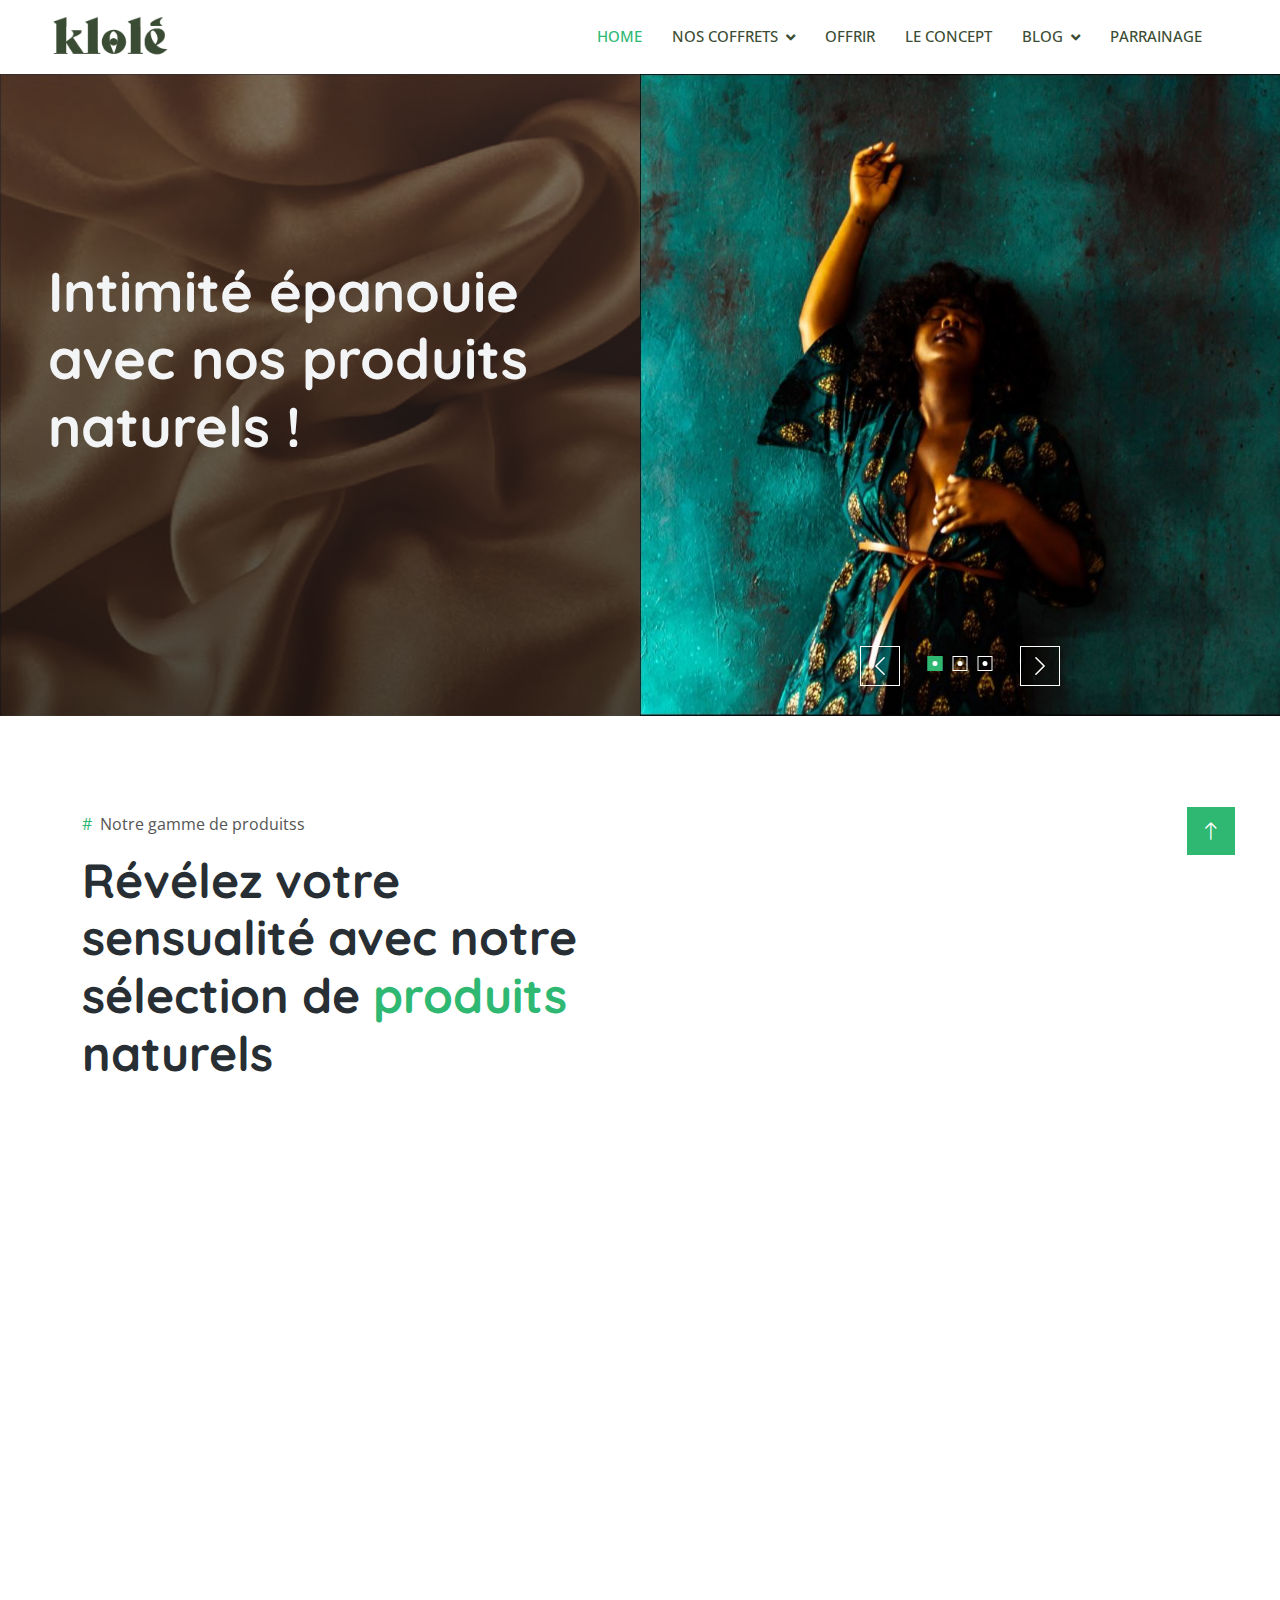
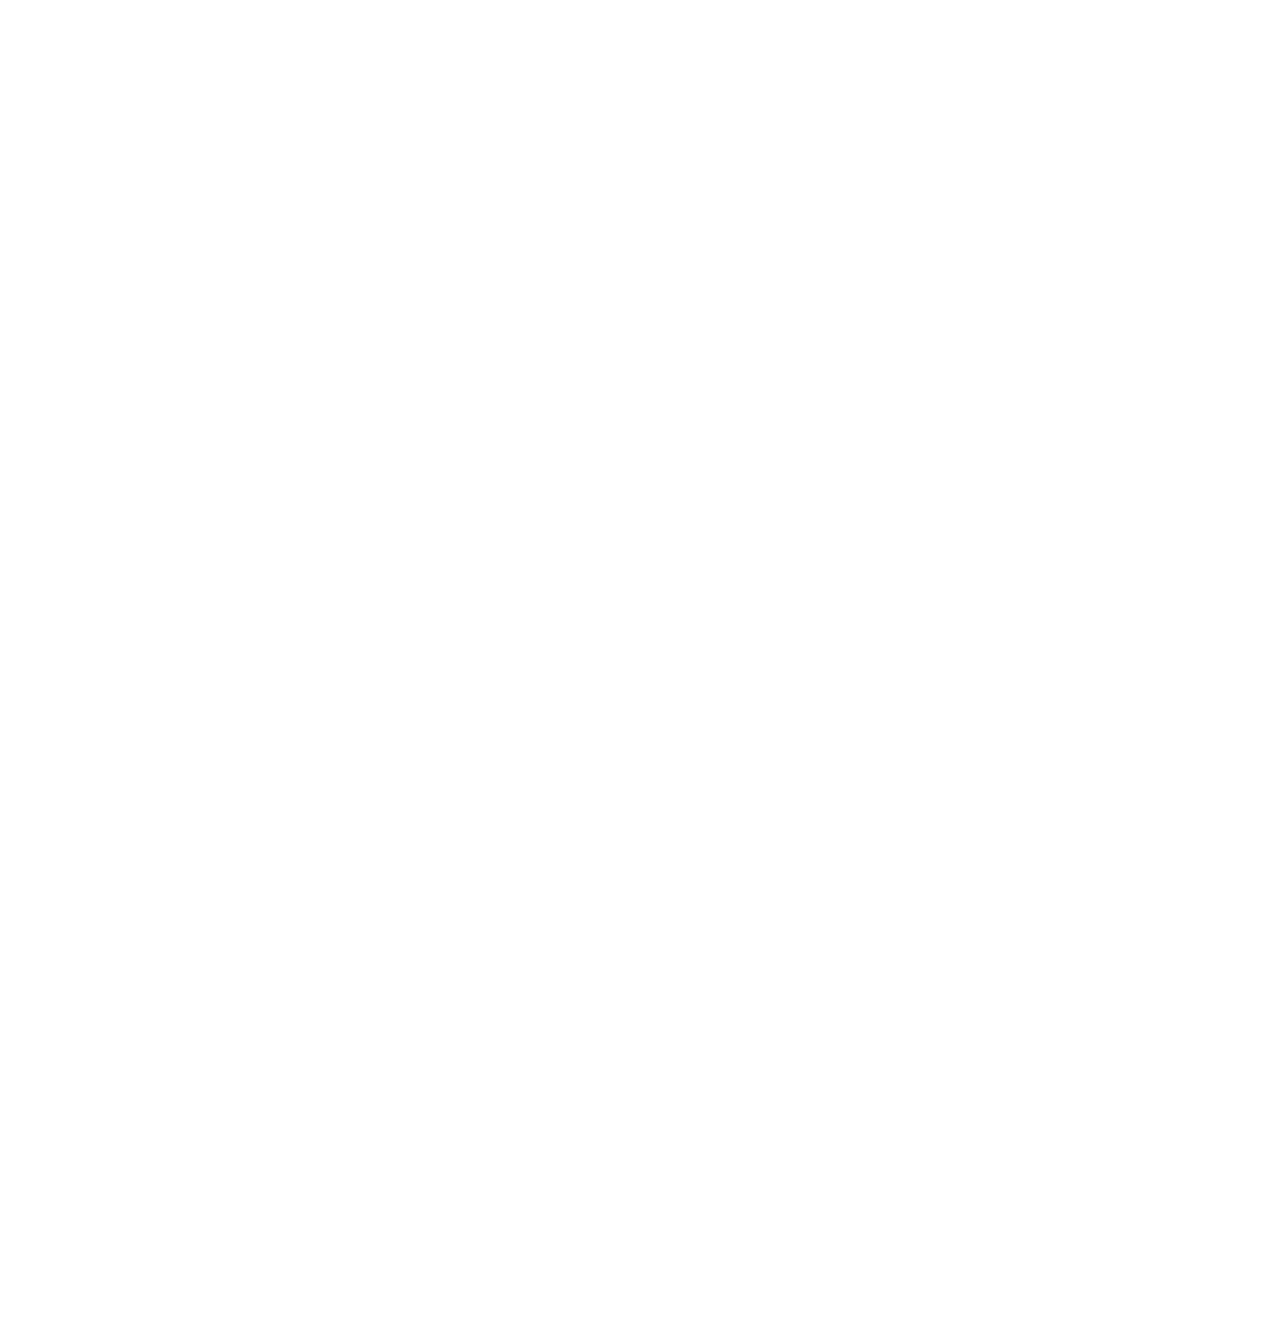
<file: index.html>
<!DOCTYPE html>
<html lang="fr">
  <head>
    <meta charset="utf-8" />
    <title>Klole</title>
    <meta content="width=device-width, initial-scale=1.0" name="viewport" />
    <meta content="" name="keywords" />
    <meta content="" name="description" />

    <!-- Favicon -->
    <link href="img/favicon.ico" rel="icon" />
    <link rel="apple-touch-icon" sizes="180x180" href="/apple-touch-icon.png">
    <link rel="icon" type="image/favicon-32x32izes="32x32" href="/favicon-32x32.png">
    <link rel="icon" type="image/favicon-16x16" sizes="16x16" href="/favicon-16x16.png">
    <link rel="manifest" href="/site.webmanifest">

    <!-- Google Web Fonts -->
    <link rel="preconnect" href="https://fonts.googleapis.com"/>
    <link rel="preconnect" href="https://fonts.gstatic.com" crossorigin/>
    <link
      href="https://fonts.googleapis.com/css2?family=Open+Sans:wght@400;500&family=Quicksand:wght@600;700&display=swap"
      rel="stylesheet"
    />

    <!-- Icon Font Stylesheet -->
    <link
      href="https://cdnjs.cloudflare.com/ajax/libs/font-awesome/5.10.0/css/all.min.css"
      rel="stylesheet"
    />
    <link
      href="https://cdn.jsdelivr.net/npm/bootstrap-icons@1.4.1/font/bootstrap-icons.css"
      rel="stylesheet"
    />

    <!-- Libraries Stylesheet -->
    <link href="lib/animate/animate.min.css" rel="stylesheet" />
    <link href="lib/lightbox/css/lightbox.min.css" rel="stylesheet" />
    <link href="lib/owlcarousel/assets/owl.carousel.min.css" rel="stylesheet" />

    <!-- Customized Bootstrap Stylesheet -->
    <link href="css/bootstrap.min.css" rel="stylesheet" />

    <!-- Template Stylesheet -->
    <link href="css/style.css" rel="stylesheet" />
  </head>

  <body>
    <!-- Spinner Start -->
    <div
      id="spinner"
      class="show bg-white position-fixed translate-middle w-100 vh-100 top-50 start-50 d-flex align-items-center justify-content-center"
    >
      <div
        class="spinner-border text-primary"
        style="width: 3rem; height: 3rem"
        role="status"
      >
        <span class="sr-only">Loading...</span>
      </div>
    </div>
    <!-- Spinner End -->

    <!-- Topbar Start
    <div class="container-fluid bg-light p-0 wow fadeIn" data-wow-delay="0.1s">
      <div class="row gx-0 d-none d-lg-flex">
        <div class="col-lg-7 px-5 text-start">
          <div class="h-100 d-inline-flex align-items-center py-3 me-4">
            <small class="fa fa-map-marker-alt text-primary me-2"></small>
            <small>123 Street, New York, USA</small>
          </div>
          <div class="h-100 d-inline-flex align-items-center py-3">
            <small class="far fa-clock text-primary me-2"></small>
            <small>Mon - Fri : 09.00 AM - 09.00 PM</small>
          </div>
        </div>
        <div class="col-lg-5 px-5 text-end">
          <div class="h-100 d-inline-flex align-items-center py-3 me-4">
            <small class="fa fa-phone-alt text-primary me-2"></small>
            <small>+33 633 89 02 54</small>
          </div>
          <div class="h-100 d-inline-flex align-items-center">
            <a class="btn btn-sm-square bg-white text-primary me-1" href=""
              ><i class="fab fa-facebook-f"></i
            ></a>
            <a class="btn btn-sm-square bg-white text-primary me-1" href=""
              ><i class="fab fa-twitter"></i
            ></a>
            <a class="btn btn-sm-square bg-white text-primary me-1" href=""
              ><i class="fab fa-linkedin-in"></i
            ></a>
            <a class="btn btn-sm-square bg-white text-primary me-0" href=""
              ><i class="fab fa-instagram"></i
            ></a>
          </div>
        </div>
      </div>
    </div> -->
    <!-- Topbar End -->

    <!-- Navbar Start -->


    <nav
      class="navbar navbar-expand-lg bg-white navbar-light sticky-top py-lg-0 px-4 px-lg-5 wow fadeIn"
      data-wow-delay="0.1s">
      <a href="index.html" class="navbar-brand p-0">
        <img class="img-fluid me-3" src="img/icon/icon-01.png" alt="Icon"/>

    <!-- <h1 class="m-0 text-primary">Zoofari</h1> -->

    </a>
      <button type="button" class="navbar-toggler" data-bs-toggle="collapse"
        data-bs-target="#navbarCollapse">
        <span class="navbar-toggler-icon"></span>
      </button>
      <div class="collapse navbar-collapse py-4 py-lg-0" id="navbarCollapse">
        <div class="navbar-nav ms-auto">
          <a href="index.html" class="nav-item nav-link active">Home</a>
          <div class="nav-item dropdown">
            <a href="nos-coffrets.html" class="nav-link dropdown-toggle" data-bs-toggle="dropdown">Nos coffrets</a>
            <div class="dropdown-menu rounded-0 rounded-bottom m-0">
              <a href="coffrets-coquins.html" class="dropdown-item">Coffrets coquins</a>
              <a href="coffrets-bien-être.html" class="dropdown-item">Coffrets bien-être</a>
              <a href="etc.html" class="dropdown-item">Etc</a>
            </div>
          </div> 
          <a href="offrir.html" class="nav-item nav-link">Offrir</a>
          <a href="le-concept.html" class="nav-item nav-link">Le concept</a>
      
          <div class="nav-item dropdown">
            <a href="blog.html" class="nav-link dropdown-toggle" data-bs-toggle="dropdown">Blog</a>
            <div class="dropdown-menu rounded-0 rounded-bottom m-0">
              <a href="sexo.html" class="dropdown-item">Sexo</a>
              <a href="bien-etre.html" class="dropdown-item">Bien-être</a>
              <a href="etc-blog.html" class="dropdown-item">Etc.</a>
            </div>
          </div> 

          <a href="parrainage.html" class="nav-item nav-link">Parrainage</a>

         <!-- <div class="nav-item dropdown">
            <a href="#" class="nav-link dropdown-toggle" data-bs-toggle="dropdown">Pages</a>
            <div class="dropdown-menu rounded-0 rounded-bottom m-0">
              <a href="animal.html" class="dropdown-item">Our Animals</a>
              <a href="membership.html" class="dropdown-item">Membership</a>
              <a href="visiting.html" class="dropdown-item">Visiting Hours</a>
              <a href="testimonial.html" class="dropdown-item">Testimonial</a>
              <a href="404.html" class="dropdown-item">404 Page</a>
            </div>
          </div>  -->
         

        <!-- <a href="" class="btn btn-primary"
          >Buy Ticket<i class="fa fa-arrow-right ms-3"></i
        ></a> -->
      </div>
    </nav>


    <!-- Navbar End -->

    <!-- Header Start -->

    <div class="container-fluid bg-dark p-0 mb-5">
      <div class="row g-0 flex-column-reverse flex-lg-row">
        <div class="col-lg-6 p-0 wow fadeIn" data-wow-delay="0.1s">
          <div
            class="header-bg h-100 d-flex flex-column justify-content-center p-5">
            <h1 class="display-4 text-light mb-5">
              Intimité épanouie avec nos produits naturels !
            </h1>
            <div class="d-flex align-items-center pt-4 animated slideInDown">


              <!-- <a href="" class="btn btn-primary py-sm-3 px-3 px-sm-5 me-5">Read More</a> -->
              <!-- <button
                type="button"
                class="btn-play"
                data-bs-toggle="modal"
                data-src="https://www.youtube.com/embed/DWRcNpR6Kdc"
                data-bs-target="#videoModal">
                <span></span>
              </button> -->
              <!-- <h6 class="text-white m-0 ms-4 d-none d-sm-block">Watch Video</h6> -->

            </div>
          </div>
        </div>
        <div class="col-lg-6 wow fadeIn" data-wow-delay="0.5s">
          <div class="owl-carousel header-carousel">
            <div class="owl-carousel-item">
              <img class="img-fluid" src="img/photo-1.JPG" alt="" />
            </div>
            <div class="owl-carousel-item">
              <img class="img-fluid" src="img/photo-2.JPG" alt="" />
            </div>
            <div class="owl-carousel-item">
              <img class="img-fluid" src="img/photo-3.JPG" alt="" />
            </div>
          </div>
        </div>
      </div>
    </div>
    <!-- Header End -->

    <!-- Video Modal Start -->
    <div
      class="modal modal-video fade"
      id="videoModal"
      tabindex="-1"
      aria-labelledby="exampleModalLabel"
      aria-hidden="true"
    >
      <div class="modal-dialog">
        <div class="modal-content rounded-0">
          <div class="modal-header">
            <h3 class="modal-title" id="exampleModalLabel">Youtube Video</h3>
            <button
              type="button"
              class="btn-close"
              data-bs-dismiss="modal"
              aria-label="Close"
            ></button>
          </div>
          <div class="modal-body">
            <!-- 16:9 aspect ratio -->
            <div class="ratio ratio-16x9">
              <iframe
                class="embed-responsive-item"
                src=""
                id="video"
                allowfullscreen
                allowscriptaccess="always"
                allow="autoplay"
              ></iframe>
            </div>
          </div>
        </div>
      </div>
    </div>
    <!-- Video Modal End -->

    <!-- About Start -->
   
    <!-- <div class="container-xxl py-5">
      <div class="container">
        <div class="row g-5">
          <div class="col-lg-6 wow fadeInUp" data-wow-delay="0.1s">
            <p><span class="text-primary me-2">#</span>Bienvenue sur Klole</p>
            <h1 class="display-5 mb-4">
              Connectez-vous avec
              <span class="text-primary">votre</span> sensualité!
            </h1>
            <p class="mb-4">
              Nous sommes passionnés par le bien-être, l'intimité et la connexion avec soi-même. Notre site web est conçu pour vous offrir une expérience enrichissante et vous guider dans l'exploration de notre gamme de produits naturels.
            </p>
            <h5 class="mb-3">
              <i class="far fa-check-circle text-primary me-3"></i>Bien-être sexuel, intimité & écoute de soi
            </h5>
            <h5 class="mb-3">
              <i class="far fa-check-circle text-primary me-3"></i>Transmission ancestrale d'inspiration africaine
            </h5>
            <h5 class="mb-3">
              <i class="far fa-check-circle text-primary me-3"></i>Soins naturels et objets érotiques
            </h5>
                        
            <a class="btn btn-primary py-3 px-5 mt-3" href="">En savoir plus</a>
          </div>
          <div class="col-lg-6 wow fadeInUp" data-wow-delay="0.5s">
            <div class="img-border">
              <img class="img-fluid" src="img/carre.jpg" alt="" />
            </div>
          </div>
        </div>
      </div>
    </div> -->

    <!-- About End -->

    <!-- Facts Start -->

    <!-- <div
      class="container-xxl bg-primary facts my-5 py-5 wow fadeInUp"
      data-wow-delay="0.1s"
    >
      <div class="container py-5">
        <div class="row g-4">
          <div
            class="col-md-6 col-lg-3 text-center wow fadeIn"
            data-wow-delay="0.1s"
          >
            <i class="fa fa-paw fa-3x text-primary mb-3"></i>
            <h1 class="text-white mb-2" data-toggle="counter-up">12345</h1>
            <p class="text-white mb-0">Total Animal</p>
          </div>
          <div
            class="col-md-6 col-lg-3 text-center wow fadeIn"
            data-wow-delay="0.3s"
          >
            <i class="fa fa-users fa-3x text-primary mb-3"></i>
            <h1 class="text-white mb-2" data-toggle="counter-up">12345</h1>
            <p class="text-white mb-0">Daily Vigitors</p>
          </div>
          <div
            class="col-md-6 col-lg-3 text-center wow fadeIn"
            data-wow-delay="0.5s"
          >
            <i class="fa fa-certificate fa-3x text-primary mb-3"></i>
            <h1 class="text-white mb-2" data-toggle="counter-up">12345</h1>
            <p class="text-white mb-0">Total Membership</p>
          </div>
          <div
            class="col-md-6 col-lg-3 text-center wow fadeIn"
            data-wow-delay="0.7s"
          >
            <i class="fa fa-shield-alt fa-3x text-primary mb-3"></i>
            <h1 class="text-white mb-2" data-toggle="counter-up">12345</h1>
            <p class="text-white mb-0">Save Wild Life</p>
          </div>
        </div>
      </div>
    </div> -->

    <!-- Facts End -->

    <!-- Service Start -->

    <!-- <div class="container-xxl py-5">
      <div class="container">
        <div class="row g-5 mb-5 wow fadeInUp" data-wow-delay="0.1s">
          <div class="col-lg-6">
            <p><span class="text-primary me-2">#</span>Our Services</p>
            <h1 class="display-5 mb-0">
              Special Services For
            <span class="text-primary">Zoofari</span> Visitors
            </h1>
          </div>
          <div class="col-lg-6">
            <div
              class="bg-primary h-100 d-flex align-items-center py-4 px-4 px-sm-5"
            >
              <i class="fa fa-3x fa-mobile-alt text-white"></i>
              <div class="ms-4">
                <p class="text-white mb-0">Call for more info</p>
                <h2 class="text-white mb-0">+012 345 6789</h2>
              </div>
            </div>
          </div>
        </div>
        <div class="row gy-5 gx-4">
          <div
            class="col-lg-3 col-md-4 col-sm-6 wow fadeInUp"
            data-wow-delay="0.1s"
          >
            <img class="img-fluid mb-3" src="img/icon/icon-2.png" alt="Icon" />
            <h5 class="mb-3">Car Parking</h5>
            <span
              >Erat ipsum justo amet duo et elitr dolor, est duo duo eos lorem
              sed diam stet diam sed stet.</span
            >
          </div>
          <div
            class="col-lg-3 col-md-4 col-sm-6 wow fadeInUp"
            data-wow-delay="0.3s"
          >
            <img class="img-fluid mb-3" src="img/icon/icon-3.png" alt="Icon" />
            <h5 class="mb-3">Animal Photos</h5>
            <span
              >Erat ipsum justo amet duo et elitr dolor, est duo duo eos lorem
              sed diam stet diam sed stet.</span
            >
          </div>
          <div
            class="col-lg-3 col-md-4 col-sm-6 wow fadeInUp"
            data-wow-delay="0.5s"
          >
            <img class="img-fluid mb-3" src="img/icon/icon-4.png" alt="Icon" />
            <h5 class="mb-3">Guide Services</h5>
            <span
              >Erat ipsum justo amet duo et elitr dolor, est duo duo eos lorem
              sed diam stet diam sed stet.</span
            >
          </div>
          <div
            class="col-lg-3 col-md-4 col-sm-6 wow fadeInUp"
            data-wow-delay="0.7s"
          >
            <img class="img-fluid mb-3" src="img/icon/icon-5.png" alt="Icon" />
            <h5 class="mb-3">Food & Beverages</h5>
            <span
              >Erat ipsum justo amet duo et elitr dolor, est duo duo eos lorem
              sed diam stet diam sed stet.</span
            >
          </div>
          <div
            class="col-lg-3 col-md-4 col-sm-6 wow fadeInUp"
            data-wow-delay="0.1s"
          >
            <img class="img-fluid mb-3" src="img/icon/icon-6.png" alt="Icon" />
            <h5 class="mb-3">Zoo Shopping</h5>
            <span
              >Erat ipsum justo amet duo et elitr dolor, est duo duo eos lorem
              sed diam stet diam sed stet.</span
            >
          </div>
          <div
            class="col-lg-3 col-md-4 col-sm-6 wow fadeInUp"
            data-wow-delay="0.3s"
          >
            <img class="img-fluid mb-3" src="img/icon/icon-7.png" alt="Icon" />
            <h5 class="mb-3">Free Hi Speed Wi-Fi</h5>
            <span
              >Erat ipsum justo amet duo et elitr dolor, est duo duo eos lorem
              sed diam stet diam sed stet.</span
            >
          </div>
          <div
            class="col-lg-3 col-md-4 col-sm-6 wow fadeInUp"
            data-wow-delay="0.5s"
          >
            <img class="img-fluid mb-3" src="img/icon/icon-8.png" alt="Icon" />
            <h5 class="mb-3">Play Ground</h5>
            <span
              >Erat ipsum justo amet duo et elitr dolor, est duo duo eos lorem
              sed diam stet diam sed stet.</span
            >
          </div>
          <div
            class="col-lg-3 col-md-4 col-sm-6 wow fadeInUp"
            data-wow-delay="0.7s"
          >
            <img class="img-fluid mb-3" src="img/icon/icon-9.png" alt="Icon" />
            <h5 class="mb-3">Rest House</h5>
            <span
              >Erat ipsum justo amet duo et elitr dolor, est duo duo eos lorem
              sed diam stet diam sed stet.</span
            >
          </div>
        </div>
      </div>
    </div> -->


    <!-- Service End -->

    <!-- produis Start -->

    <div class="container-xxl py-5">
      <div class="container">
        <div
          class="row g-5 mb-5 align-items-end wow fadeInUp"
          data-wow-delay="0.1s">
          
          
          
          <div class="col-lg-6">
            <p><span class="text-primary me-2">#</span>Notre gamme de produitss</p>
            <h1 class="display-5 mb-5">Révélez votre sensualité avec notre sélection de <span class="text-primary">produits</span> naturels</h1>
          
          </div>
          <div class="col-lg-6 text-lg-end">

            <!-- <a class="btn btn-primary py-3 px-5" href="">Explore More Animals</a> -->
            
          </div>
        </div>
        
        <div class="row g-4">
          <div class="col-lg-4 col-md-6 wow fadeInUp" data-wow-delay="0.1s">
            <div class="row g-4">
              <div class="col-12">
                <a
                  class="animal-item"
                  href="img/pproduit-1.jpg"
                  data-lightbox="animal">
                  <div class="position-relative">
                    <img class="img-fluid" src="img/pproduit-1.jpg" alt=""/>
                    <div class="animal-text p-4">
                      <p class="text-white small text-uppercase mb-0">nom de produit</p>
                      <h5 class="text-white mb-0">01</h5>
                    </div>
                  </div>
                </a>
              </div>
              <div class="col-12">
                <a
                  class="animal-item"
                  href="img/pproduit-2.jpg"
                  data-lightbox="animal"
                >
                  <div class="position-relative">
                    <img class="img-fluid" src="img/pproduit-2.jpg" alt="" />
                    <div class="animal-text p-4">
                      <p class="text-white small text-uppercase mb-0">nom de produit</p>
                      <h5 class="text-white mb-0">02</h5>
                    </div>
                  </div>
                </a>
              </div>
            </div>
          </div>
          <div class="col-lg-4 col-md-6 wow fadeInUp" data-wow-delay="0.3s">
            <div class="row g-4">
              <div class="col-12">
                <a
                  class="animal-item"
                  href="img/pproduit-3.jpg"
                  data-lightbox="animal"
                >
                  <div class="position-relative">
                    <img class="img-fluid" src="img/pproduit-3.jpg" alt="" />
                    <div class="animal-text p-4">
                      <p class="text-white small text-uppercase mb-0">nom de produit</p>
                      <h5 class="text-white mb-0">03</h5>
                    </div>
                  </div>
                </a>
              </div>
              <div class="col-12">
                <a
                  class="animal-item"
                  href="img/pproduit-4.jpg"
                  data-lightbox="animal"
                >
                  <div class="position-relative">
                    <img class="img-fluid" src="img/pproduit-4.jpg" alt="" />
                    <div class="animal-text p-4">
                      <p class="text-white small text-uppercase mb-0">nom de produit</p>
                      <h5 class="text-white mb-0">04</h5>
                    </div>
                  </div>
                </a>
              </div>
            </div>
          </div>
          <div class="col-lg-4 col-md-6 wow fadeInUp" data-wow-delay="0.5s">
            <div class="row g-4">
              <div class="col-12">
                <a
                  class="animal-item"
                  href="img/pproduit-5.jpg"
                  data-lightbox="animal"
                >
                  <div class="position-relative">
                    <img class="img-fluid" src="img/pproduit-5.jpg" alt="" />
                    <div class="animal-text p-4">
                      <p class="text-white small text-uppercase mb-0">nom de produit</p>
                      <h5 class="text-white mb-0">05</h5>
                    </div>
                  </div>
                </a>
              </div>
              <div class="col-12">
                <a
                  class="animal-item"
                  href="img/pproduit-6.jpg"
                  data-lightbox="animal"
                >
                  <div class="position-relative">
                    <img class="img-fluid" src="img/pproduit-6.jpg" alt="" />
                    <div class="animal-text p-4">
                      <p class="text-white small text-uppercase mb-0">nom de produit</p>
                      <h5 class="text-white mb-0">06</h5>
                    </div>
                  </div>
                </a>
              </div>
            </div>
          </div>
        </div>
      </div>
    </div>
    <!-- Animal End -->

    <!-- Visiting Hours Start -->
    
    
    <!-- <div class="container-xxl bg-primary visiting-hours my-5 py-5 wow fadeInUp"
      data-wow-delay="0.1s">
      <div class="container py-5">
        <div class="row g-5">
          <div class="col-md-6 wow fadeIn" data-wow-delay="0.3s">
            <h1 class="display-6 text-white mb-5">Visiting Hours</h1>
            <ul class="list-group list-group-flush">
              <li class="list-group-item">
                <span>Monday</span>
                <span>9:00AM - 6:00PM</span>
              </li>
              <li class="list-group-item">
                <span>Tuesday</span>
                <span>9:00AM - 6:00PM</span>
              </li>
              <li class="list-group-item">
                <span>Wednesday</span>
                <span>9:00AM - 6:00PM</span>
              </li>
              <li class="list-group-item">
                <span>Thursday</span>
                <span>9:00AM - 6:00PM</span>
              </li>
              <li class="list-group-item">
                <span>Friday</span>
                <span>9:00AM - 6:00PM</span>
              </li>
              <li class="list-group-item">
                <span>Saturday</span>
                <span>9:00AM - 6:00PM</span>
              </li>
              <li class="list-group-item">
                <span>Sunday</span>
                <span>Closed</span>
              </li>
            </ul>
          </div>
          <div class="col-md-6 text-light wow fadeIn" data-wow-delay="0.5s">
            <h1 class="display-6 text-white mb-5">Contact Info</h1>
            <table class="table">
              <tbody>
                <tr>
                  <td>Office</td>
                  <td>123 Street, New York, USA</td>
                </tr>
                <tr>
                  <td>Zoo</td>
                  <td>123 Street, New York, USA</td>
                </tr>
                <tr>
                  <td>Ticket</td>
                  <td>
                    <p class="mb-2">+012 345 6789</p>
                    <p class="mb-0">ticket@example.com</p>
                  </td>
                </tr>
                <tr>
                  <td>Support</td>
                  <td>
                    <p class="mb-2">+012 345 6789</p>
                    <p class="mb-0">support@example.com</p>
                  </td>
                </tr>
              </tbody>
            </table>
          </div>
        </div>
      </div>
    </div> -->


    <!-- Visiting Hours End -->

    <!-- Membership Start -->
  
    <!-- <div class="container-xxl py-5">
      <div class="container">
        <div
          class="row g-5 mb-5 align-items-end wow fadeInUp"
          data-wow-delay="0.1s"
        >
          <div class="col-lg-6">
            <p><span class="text-primary me-2">#</span>Membership</p>
            <h1 class="display-5 mb-0">
              You Can Be A Proud Member Of
              <span class="text-primary">Zoofari</span>
            </h1>
          </div>
          <div class="col-lg-6 text-lg-end">
            <a class="btn btn-primary py-3 px-5" href="">Special Pricing</a>
          </div>
        </div>
        <div class="row g-4">
          <div class="col-lg-4 col-md-6 wow fadeInUp" data-wow-delay="0.1s">
            <div class="membership-item position-relative">
              <img class="img-fluid" src="img/animal-lg-1.jpg" alt="" />
              <h1 class="display-1">01</h1>
              <h4 class="text-white mb-3">Popular</h4>
              <h3 class="text-primary mb-4">$99.00</h3>
              <p><i class="fa fa-check text-primary me-3"></i>10% discount</p>
              <p>
                <i class="fa fa-check text-primary me-3"></i>2 adult and 2 child
              </p>
              <p>
                <i class="fa fa-check text-primary me-3"></i>Free animal
                exhibition
              </p>
              <a class="btn btn-outline-light px-4 mt-3" href="">Get Started</a>
            </div>
          </div>
          <div class="col-lg-4 col-md-6 wow fadeInUp" data-wow-delay="0.3s">
            <div class="membership-item position-relative">
              <img class="img-fluid" src="img/animal-lg-2.jpg" alt="" />
              <h1 class="display-1">02</h1>
              <h4 class="text-white mb-3">Standard</h4>
              <h3 class="text-primary mb-4">$149.00</h3>
              <p><i class="fa fa-check text-primary me-3"></i>15% discount</p>
              <p>
                <i class="fa fa-check text-primary me-3"></i>4 adult and 4 child
              </p>
              <p>
                <i class="fa fa-check text-primary me-3"></i>Free animal
                exhibition
              </p>
              <a class="btn btn-outline-light px-4 mt-3" href="">Get Started</a>
            </div>
          </div>
          <div class="col-lg-4 col-md-6 wow fadeInUp" data-wow-delay="0.5s">
            <div class="membership-item position-relative">
              <img class="img-fluid" src="img/animal-lg-3.jpg" alt="" />
              <h1 class="display-1">03</h1>
              <h4 class="text-white mb-3">Premium</h4>
              <h3 class="text-primary mb-4">$199.00</h3>
              <p><i class="fa fa-check text-primary me-3"></i>20% discount</p>
              <p>
                <i class="fa fa-check text-primary me-3"></i>6 adult and 6 child
              </p>
              <p>
                <i class="fa fa-check text-primary me-3"></i>Free animal
                exhibition
              </p>
              <a class="btn btn-outline-light px-4 mt-3" href="">Get Started</a>
            </div>
          </div>
        </div>
      </div>
    </div>
     -->
    <!-- Membership End -->

    <!-- Testimonial Start -->
    <div class="container-xxl py-5">
      <div class="container">
        <h1
          class="display-5 text-center mb-5 wow fadeInUp"
          data-wow-delay="0.1s"
        >
        Nos clients le disent !
        </h1>
        <div
          class="owl-carousel testimonial-carousel wow fadeInUp"
          data-wow-delay="0.1s"
        >
          <div class="testimonial-item text-center">
            <img
              class="img-fluid rounded-circle border border-2 p-2 mx-auto mb-4"
              src="img/testimonial-1.jpg"
              style="width: 100px; height: 100px"
            />
            <div class="testimonial-text rounded text-center p-4">
              <p>
                Clita clita tempor justo dolor ipsum amet kasd amet duo justo
                duo duo labore sed sed. Magna ut diam sit et amet stet eos sed
                clita erat magna elitr erat sit sit erat at rebum justo sea
                clita.
              </p>
              <h5 class="mb-1">Patient Name</h5>
              <span class="fst-italic">Profession</span>
            </div>
          </div>
          <div class="testimonial-item text-center">
            <img
              class="img-fluid rounded-circle border border-2 p-2 mx-auto mb-4"
              src="img/testimonial-2.jpg"
              style="width: 100px; height: 100px"
            />
            <div class="testimonial-text rounded text-center p-4">
              <p>
                Clita clita tempor justo dolor ipsum amet kasd amet duo justo
                duo duo labore sed sed. Magna ut diam sit et amet stet eos sed
                clita erat magna elitr erat sit sit erat at rebum justo sea
                clita.
              </p>
              <h5 class="mb-1">Patient Name</h5>
              <span class="fst-italic">Profession</span>
            </div>
          </div>
          <div class="testimonial-item text-center">
            <img
              class="img-fluid rounded-circle border border-2 p-2 mx-auto mb-4"
              src="img/testimonial-3.jpg"
              style="width: 100px; height: 100px"
            />
            <div class="testimonial-text rounded text-center p-4">
              <p>
                Clita clita tempor justo dolor ipsum amet kasd amet duo justo
                duo duo labore sed sed. Magna ut diam sit et amet stet eos sed
                clita erat magna elitr erat sit sit erat at rebum justo sea
                clita.
              </p>
              <h5 class="mb-1">Patient Name</h5>
              <span class="fst-italic">Profession</span>
            </div>
          </div>
        </div>
      </div>
    </div>
    <!-- Testimonial End -->

    <!-- Footer Start -->

    <div class="container-fluid footer1 bg-dark text-light footer mt-5 pt-5 wow fadeIn" data-wow-delay="0.1s" >
      <div class="container py-5">
        <div class="row g-5">
          <div class="col-lg-3 col-md-6">
            <h5 class="text-light mb-4">Address</h5>
            <!-- <p class="mb-2">
              <i class="fa fa-map-marker-alt me-3"></i>123 Street, New York, USA
            </p> -->
            <p class="mb-2">
              <i class="fa fa-phone-alt me-3"></i>+33 633 890 254 </p>
            <p class="mb-2"> <i class="fa fa-envelope me-3"></i>info@klole.fr
            </p>
               
            <div class="d-flex pt-2">
              <a class="btn btn-outline-light btn-social" href="https://www.tiktok.com/@klol580"><i class="fab fa-tiktok"><svg xmlns="http://www.w3.org/2000/svg" width="16" height="16" fill="currentColor" class="bi bi-tiktok" viewBox="0 0 16 16">
                <path d="M9 0h1.98c.144.715.54 1.617 1.235 2.512C12.895 3.389 13.797 4 15 4v2c-1.753 0-3.07-.814-4-1.829V11a5 5 0 1 1-5-5v2a3 3 0 1 0 3 3V0Z"/>
              </svg></i></a>

              <a class="btn btn-outline-light btn-social" href="https://www.instagram.com/klole.box/" ><i class="fab fa-instagram"></i></a>

              <a class="btn btn-outline-light btn-social" href=""><i class="fab fa-facebook-f"></i
              ></a>

              <a class="btn btn-outline-light btn-social" href=""><i class="fab fa-youtube"></i
              ></a>

              <a class="btn btn-outline-light btn-social" href=""><i class="fab fa-linkedin-in"></i
              ></a>
              
              
            </div>
          </div>
          <div class="col-lg-3 col-md-6">

            
            <!-- <h5 class="text-light mb-4">Quick Links</h5>
            <a class="btn btn-link" href="">About Us</a>
            <a class="btn btn-link" href="">Contact Us</a>
            <a class="btn btn-link" href="">Our Services</a>
            <a class="btn btn-link" href="">Terms & Condition</a>
            <a class="btn btn-link" href="">Support</a> -->
          </div>
          <!-- <div class="col-lg-3 col-md-6">
            <h5 class="text-light mb-4">Popular Links</h5>
            <a class="btn btn-link" href="">About Us</a>
            <a class="btn btn-link" href="">Contact Us</a>
            <a class="btn btn-link" href="">Our Services</a>
            <a class="btn btn-link" href="">Terms & Condition</a>
            <a class="btn btn-link" href="">Support</a>
          </div> -->

          <div class="col-lg-4 col-md-6">
            <h3 class="text-light mb-4">Newsletter</h3>
            <p>Restez informé et profitez d'avantages exclusifs en vous inscrivant !</p>
            <div class="position-relative mx-auto" style="max-width: 600px">
              <input
                class="form-control border-0 w-100 py-3 ps-4 pe-5"
                type="text"
                placeholder="Votre email"
              />
              <button
                type="button"
                class="btn btn-primary py-2 position-absolute top-0 end-0 mt-2 me-2">
              S'inscrire
              </button>
              
            </div>
          </div>
        </div>
      </div>
      <div class="container">
        <div class="copyright">
          <div class="row">
            <div class="col-md-6 text-center text-md-start mb-3 mb-md-0">
              &copy; <a class="border-bottom" href="#">Klole</a>, All
              Right Reserved.
            </div>
            <div class="col-md-6 text-center text-md-end">
              <!--/*** This template is free as long as you keep the footer author’s credit link/attribution link/backlink. If you'd like to use the template without the footer author’s credit link/attribution link/backlink, you can purchase the Credit Removal License from "https://htmlcodex.com/credit-removal". Thank you for your support. ***/-->
              Designed By
              <a class="border-bottom" href="https://htmlcodex.com"
                >HTML Codex</a
              >
              <br />Distributed By:
              <a href="https://themewagon.com" target="_blank">ThemeWagon</a>
            </div>
          </div>
        </div>
      </div>
    </div>
    <!-- Footer End -->

    <!-- Back to Top -->
    <a href="#" class="btn btn-lg btn-primary btn-lg-square back-to-top"
      ><i class="bi bi-arrow-up"></i
    ></a>

    <!-- JavaScript Libraries -->
    <script src="https://code.jquery.com/jquery-3.4.1.min.js"></script>
    <script src="https://cdn.jsdelivr.net/npm/bootstrap@5.0.0/dist/js/bootstrap.bundle.min.js"></script>
    <script src="lib/wow/wow.min.js"></script>
    <script src="lib/easing/easing.min.js"></script>
    <script src="lib/waypoints/waypoints.min.js"></script>
    <script src="lib/counterup/counterup.min.js"></script>
    <script src="lib/owlcarousel/owl.carousel.min.js"></script>
    <script src="lib/lightbox/js/lightbox.min.js"></script>

    <!-- Template Javascript -->
    <script src="js/main.js"></script>
  </body>
</html>
</file>
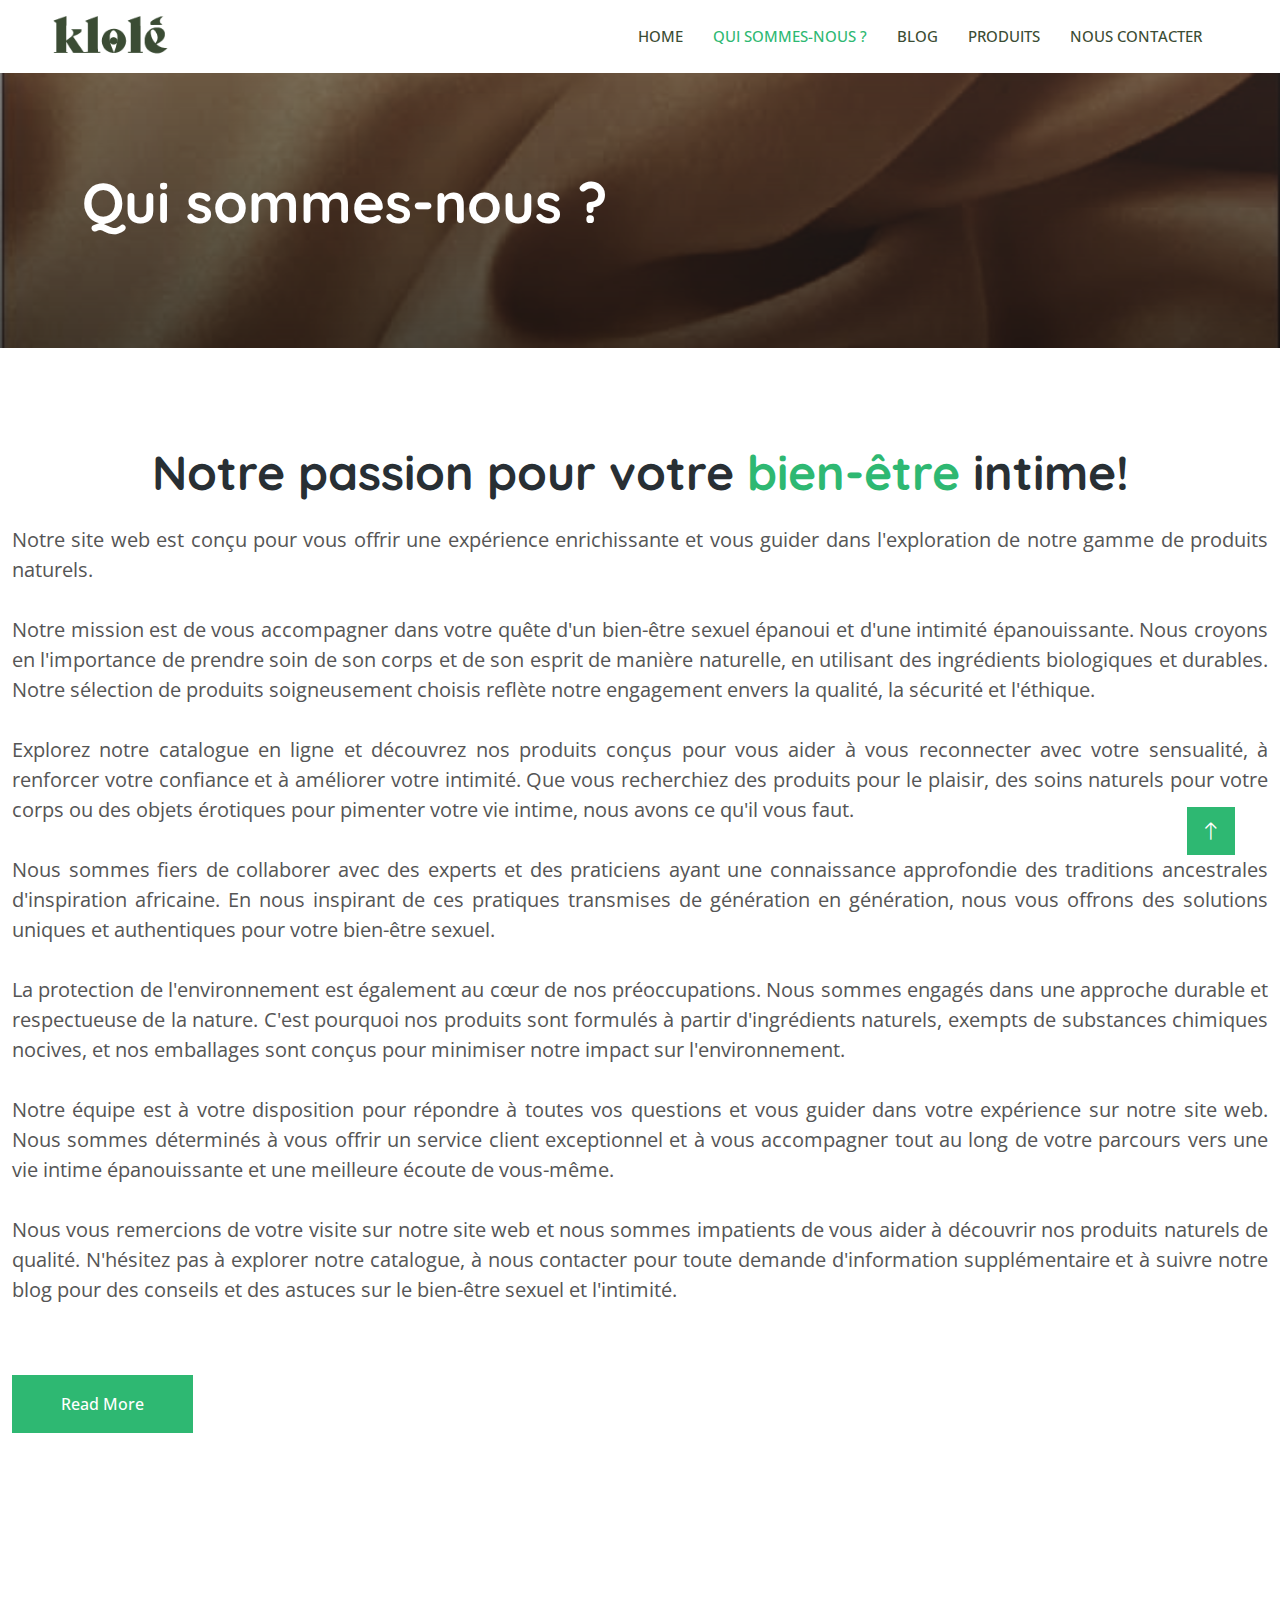
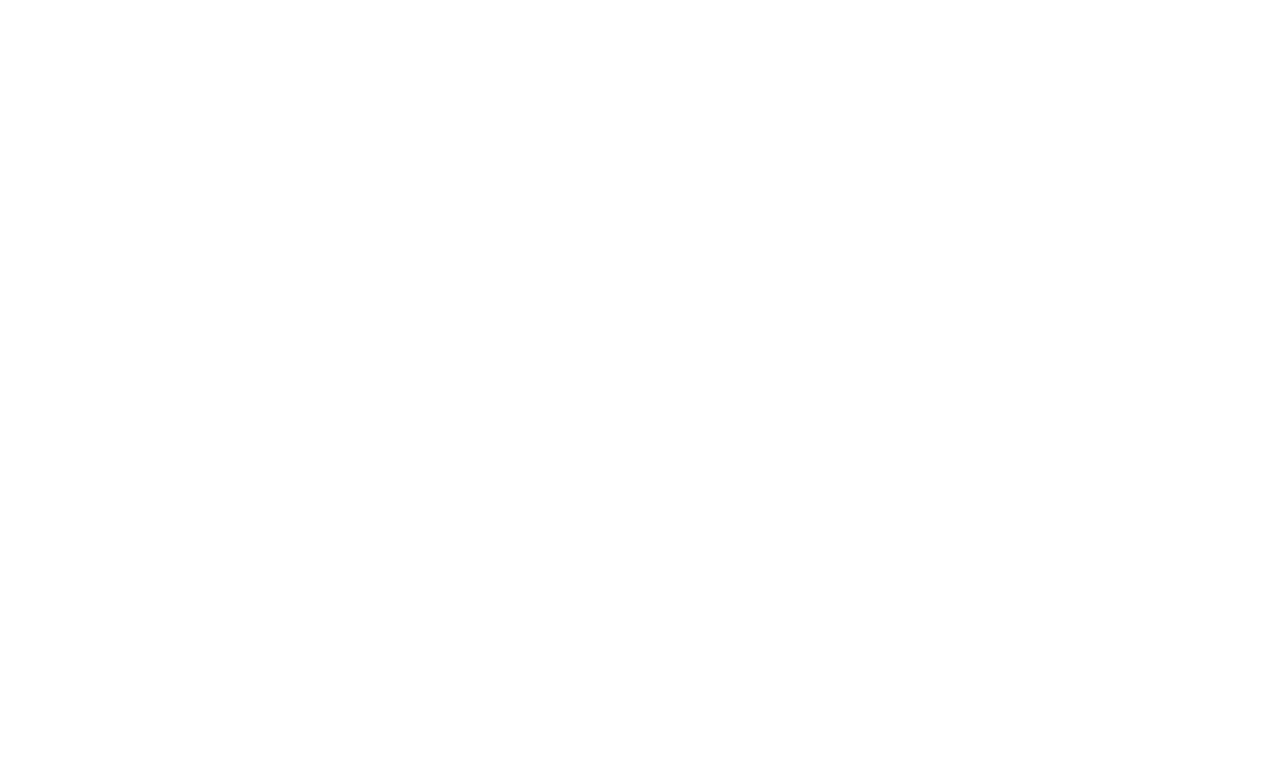
<file: about.html>
<!DOCTYPE html>
<html lang="en">
  <head>
    <meta charset="utf-8" />
    <title>Klole</title>
    <meta content="width=device-width, initial-scale=1.0" name="viewport" />
    <meta content="" name="keywords" />
    <meta content="" name="description" />

    <!-- Favicon -->
    <link href="img/favicon.ico" rel="icon" />

    <!-- Google Web Fonts -->
    <link rel="preconnect" href="https://fonts.googleapis.com"/>
    <link rel="preconnect" href="https://fonts.gstatic.com" crossorigin/>
    <link href="https://fonts.googleapis.com/css2?family=Open+Sans:wght@400;500&family=Quicksand:wght@600;700&display=swap" rel="stylesheet"/>

    <!-- Icon Font Stylesheet -->
    <link
      href="https://cdnjs.cloudflare.com/ajax/libs/font-awesome/5.10.0/css/all.min.css"
      rel="stylesheet"
    />
    <link
      href="https://cdn.jsdelivr.net/npm/bootstrap-icons@1.4.1/font/bootstrap-icons.css"
      rel="stylesheet"
    />

    <!-- Libraries Stylesheet -->
    <link href="lib/animate/animate.min.css" rel="stylesheet" />
    <link href="lib/lightbox/css/lightbox.min.css" rel="stylesheet" />
    <link href="lib/owlcarousel/assets/owl.carousel.min.css" rel="stylesheet" />

    <!-- Customized Bootstrap Stylesheet -->
    <link href="css/bootstrap.min.css" rel="stylesheet" />

    <!-- Template Stylesheet -->
    <link href="css/style.css" rel="stylesheet" />
  </head>

  <body>
    <!-- Spinner Start -->
    <div
      id="spinner"
      class="show bg-white position-fixed translate-middle w-100 vh-100 top-50 start-50 d-flex align-items-center justify-content-center"
    >
      <div
        class="spinner-border text-primary"
        style="width: 3rem; height: 3rem"
        role="status"
      >
        <span class="sr-only">Loading...</span>
      </div>
    </div>
    <!-- Spinner End -->

    <!-- Topbar Start -->
    <!-- <div class="container-fluid bg-light p-0 wow fadeIn" data-wow-delay="0.1s">
      <div class="row gx-0 d-none d-lg-flex">
        <div class="col-lg-7 px-5 text-start">
          <div class="h-100 d-inline-flex align-items-center py-3 me-4">
            <small class="fa fa-map-marker-alt text-primary me-2"></small>
            <small>123 Street, New York, USA</small>
          </div>
          <div class="h-100 d-inline-flex align-items-center py-3">
            <small class="far fa-clock text-primary me-2"></small>
            <small>Mon - Fri : 09.00 AM - 09.00 PM</small>
          </div>
        </div>
        <div class="col-lg-5 px-5 text-end">
          <div class="h-100 d-inline-flex align-items-center py-3 me-4">
            <small class="fa fa-phone-alt text-primary me-2"></small>
            <small>+012 345 6789</small>
          </div>
          <div class="h-100 d-inline-flex align-items-center">
            <a class="btn btn-sm-square bg-white text-primary me-1" href=""
              ><i class="fab fa-facebook-f"></i
            ></a>
            <a class="btn btn-sm-square bg-white text-primary me-1" href=""
              ><i class="fab fa-twitter"></i
            ></a>
            <a class="btn btn-sm-square bg-white text-primary me-1" href=""
              ><i class="fab fa-linkedin-in"></i
            ></a>
            <a class="btn btn-sm-square bg-white text-primary me-0" href=""
              ><i class="fab fa-instagram"></i
            ></a>
          </div>
        </div>
      </div>
    </div> -->
    <!-- Topbar End -->

    <!-- Navbar Start -->
    <nav
      class="navbar navbar-expand-lg bg-white navbar-light sticky-top py-lg-0 px-4 px-lg-5 wow fadeIn"
      data-wow-delay="0.1s">
      <a href="index.html" class="navbar-brand p-0">
        <img class="img-fluid me-3" src="img/icon/icon-01.png" alt="Icon" />
        
        
        <!-- <h1 class="m-0 text-primary">Zoofari</h1> -->
      </a>
      <button type="button" class="navbar-toggler" data-bs-toggle="collapse" data-bs-target="#navbarCollapse">
      <span class="navbar-toggler-icon"></span>
      </button>
      <div class="collapse navbar-collapse py-4 py-lg-0" id="navbarCollapse">
        <div class="navbar-nav ms-auto">
          <a href="index.html" class="nav-item nav-link">Home</a>
          <a href="about.html" class="nav-item nav-link active">Qui sommes-nous ?</a>
          <a href="blog.html" class="nav-item nav-link">Blog</a>
          <a href="service.html" class="nav-item nav-link">Produits</a>
          
          <!-- <div class="nav-item dropdown">
            <a
              href="#"
              class="nav-link dropdown-toggle"
              data-bs-toggle="dropdown"
              >Pages</a
            >
            <div class="dropdown-menu rounded-0 rounded-bottom m-0">
              <a href="animal.html" class="dropdown-item">Our Animals</a>
              <a href="membership.html" class="dropdown-item">Membership</a>
              <a href="visiting.html" class="dropdown-item">Visiting Hours</a>
              <a href="testimonial.html" class="dropdown-item">Testimonial</a>
              <a href="404.html" class="dropdown-item">404 Page</a>
            </div>
          </div> -->

          <a href="contact.html" class="nav-item nav-link">Nous contacter</a>
        </div>

        <!-- <a href="" class="btn btn-primary">Buy Ticket<i class="fa fa-arrow-right ms-3"></i></a> -->
      </div>
    </nav>
    <!-- Navbar End -->

    <!-- Page Header Start -->
    <div
      class="container-fluid header-bg py-5 mb-5 wow fadeIn"
      data-wow-delay="0.1s">
      <div class="container py-5">
        <h1 class="display-4 text-white mb-3 animated slideInDown">Qui sommes-nous ?</h1>
    
        <!-- <nav aria-label="breadcrumb animated slideInDown">
          <ol class="breadcrumb mb-0">
            <li class="breadcrumb-item">
              <a class="text-white" href="#">Home</a>
            </li>
            <li class="breadcrumb-item">
              <a class="text-white" href="#">Pages</a>
            </li>
            <li class="breadcrumb-item text-primary active" aria-current="page">
              About Us
            </li>
          </ol>
        </nav> -->

      </div>
    </div>
    
    <!-- Page Header End -->

    <!-- About Start -->
    <div class="container-xxl py-5">
            <div class="row g-5">
          <div class="col-lg- wow fadeInUp" data-wow-delay="0.1s">
            
            <h1 class="display-5 mb-4" style="text-align: center;">
              Notre passion pour votre  
              <span class="text-primary">bien-être</span> intime!
            </h1>


            <p class="mb-4" style="font-size: 20px; text-align: justify;" >Notre site web est conçu pour vous offrir une expérience enrichissante et vous guider dans l'exploration de notre gamme de produits naturels. <br><br>

            Notre mission est de vous accompagner dans votre quête d'un bien-être sexuel épanoui et d'une intimité épanouissante. Nous croyons en l'importance de prendre soin de son corps et de son esprit de manière naturelle, en utilisant des ingrédients biologiques et durables. Notre sélection de produits soigneusement choisis reflète notre engagement envers la qualité, la sécurité et l'éthique. <br><br>

            Explorez notre catalogue en ligne et découvrez nos produits conçus pour vous aider à vous reconnecter avec votre sensualité, à renforcer votre confiance et à améliorer votre intimité. Que vous recherchiez des produits pour le plaisir, des soins naturels pour votre corps ou des objets érotiques pour pimenter votre vie intime, nous avons ce qu'il vous faut. <br><br>

            Nous sommes fiers de collaborer avec des experts et des praticiens ayant une connaissance approfondie des traditions ancestrales d'inspiration africaine. En nous inspirant de ces pratiques transmises de génération en génération, nous vous offrons des solutions uniques et authentiques pour votre bien-être sexuel. <br><br>
 
            La protection de l'environnement est également au cœur de nos préoccupations. Nous sommes engagés dans une approche durable et respectueuse de la nature. C'est pourquoi nos produits sont formulés à partir d'ingrédients naturels, exempts de substances chimiques nocives, et nos emballages sont conçus pour minimiser notre impact sur l'environnement. <br><br>

            Notre équipe est à votre disposition pour répondre à toutes vos questions et vous guider dans votre expérience sur notre site web. Nous sommes déterminés à vous offrir un service client exceptionnel et à vous accompagner tout au long de votre parcours vers une vie intime épanouissante et une meilleure écoute de vous-même. <br><br>

            Nous vous remercions de votre visite sur notre site web et nous sommes impatients de vous aider à découvrir nos produits naturels de qualité. N'hésitez pas à explorer notre catalogue, à nous contacter pour toute demande d'information supplémentaire et à suivre notre blog pour des conseils et des astuces sur le bien-être sexuel et l'intimité. <br><br>

            </p>
            
            <!-- <h5 class="mb-3">
              <i class="far fa-check-circle text-primary me-3"></i>Free Car
              Parking</h5>
            <h5 class="mb-3">
              <i class="far fa-check-circle text-primary me-3"></i>Natural
              Environment</h5>
            <h5 class="mb-3">
              <i class="far fa-check-circle text-primary me-3"></i>Professional
              Guide & Security</h5>
            <h5 class="mb-3">
              <i class="far fa-check-circle text-primary me-3"></i>World Best
              Animals </h5> -->

            <a class="btn btn-primary py-3 px-5 mt-3" href="">Read More</a>
          </div>
          <div class="col-lg-6 wow fadeInUp" data-wow-delay="0.5s">
            
            
            <!-- <div class="img-border">
              <img class="img-fluid" src="img/about.jpg" alt=""/>
            </div> -->

          </div>
        </div>
      </div>
    </div>
    <!-- About End -->

    <!-- Facts Start -->
    <div
      class="container-xxl bg-primary facts my-5 py-5 wow fadeInUp"
      data-wow-delay="0.1s"
    >
      <div class="container py-5">
        <div class="row g-4">
          <div
            class="col-md-6 col-lg-3 text-center wow fadeIn"
            data-wow-delay="0.1s"
          >
            <i class="fa fa-paw fa-3x text-primary mb-3"></i>
            <h1 class="text-white mb-2" data-toggle="counter-up">12345</h1>
            <p class="text-white mb-0">Total Animal</p>
          </div>
          <div
            class="col-md-6 col-lg-3 text-center wow fadeIn"
            data-wow-delay="0.3s"
          >
            <i class="fa fa-users fa-3x text-primary mb-3"></i>
            <h1 class="text-white mb-2" data-toggle="counter-up">12345</h1>
            <p class="text-white mb-0">Daily Vigitors</p>
          </div>
          <div
            class="col-md-6 col-lg-3 text-center wow fadeIn"
            data-wow-delay="0.5s"
          >
            <i class="fa fa-certificate fa-3x text-primary mb-3"></i>
            <h1 class="text-white mb-2" data-toggle="counter-up">12345</h1>
            <p class="text-white mb-0">Total Membership</p>
          </div>
          <div
            class="col-md-6 col-lg-3 text-center wow fadeIn"
            data-wow-delay="0.7s"
          >
            <i class="fa fa-shield-alt fa-3x text-primary mb-3"></i>
            <h1 class="text-white mb-2" data-toggle="counter-up">12345</h1>
            <p class="text-white mb-0">Save Wild Life</p>
          </div>
        </div>
      </div>
    </div>
    <!-- Facts End -->

    <!-- Testimonial Start -->
    
    <!-- <div class="container-xxl py-5">
      <div class="container">
        <h1
          class="display-5 text-center mb-5 wow fadeInUp"
          data-wow-delay="0.1s"
        >
          Our Clients Say!
        </h1>
        <div
          class="owl-carousel testimonial-carousel wow fadeInUp"
          data-wow-delay="0.1s"
        >
          <div class="testimonial-item text-center">
            <img
              class="img-fluid rounded-circle border border-2 p-2 mx-auto mb-4"
              src="img/testimonial-1.jpg"
              style="width: 100px; height: 100px"
            />
            <div class="testimonial-text rounded text-center p-4">
              <p>
                Clita clita tempor justo dolor ipsum amet kasd amet duo justo
                duo duo labore sed sed. Magna ut diam sit et amet stet eos sed
                clita erat magna elitr erat sit sit erat at rebum justo sea
                clita.
              </p>
              <h5 class="mb-1">Patient Name</h5>
              <span class="fst-italic">Profession</span>
            </div>
          </div>
          <div class="testimonial-item text-center">
            <img
              class="img-fluid rounded-circle border border-2 p-2 mx-auto mb-4"
              src="img/testimonial-2.jpg"
              style="width: 100px; height: 100px"
            />
            <div class="testimonial-text rounded text-center p-4">
              <p>
                Clita clita tempor justo dolor ipsum amet kasd amet duo justo
                duo duo labore sed sed. Magna ut diam sit et amet stet eos sed
                clita erat magna elitr erat sit sit erat at rebum justo sea
                clita.
              </p>
              <h5 class="mb-1">Patient Name</h5>
              <span class="fst-italic">Profession</span>
            </div>
          </div>
          <div class="testimonial-item text-center">
            <img
              class="img-fluid rounded-circle border border-2 p-2 mx-auto mb-4"
              src="img/testimonial-3.jpg"
              style="width: 100px; height: 100px"
            />
            <div class="testimonial-text rounded text-center p-4">
              <p>
                Clita clita tempor justo dolor ipsum amet kasd amet duo justo
                duo duo labore sed sed. Magna ut diam sit et amet stet eos sed
                clita erat magna elitr erat sit sit erat at rebum justo sea
                clita.
              </p>
              <h5 class="mb-1">Patient Name</h5>
              <span class="fst-italic">Profession</span>
            </div>
          </div>
        </div>
      </div>
    </div> -->

    <!-- Testimonial End -->

    <!-- Footer Start -->
    <div
      class="container-fluid footer bg-dark text-light footer mt-5 pt-5 wow fadeIn"
      data-wow-delay="0.1s"
    >
      <div class="container py-5">
        <div class="row g-5">
          <div class="col-lg-3 col-md-6">
            <h5 class="text-light mb-4">Address</h5>

            <!-- <p class="mb-2">
              <i class="fa fa-map-marker-alt me-3"></i>123 Street, New York, USA
            </p> -->
            
            <p class="mb-2">
              <i class="fa fa-phone-alt me-3"></i>+33 633 890 254
            </p>
            <p class="mb-2">
              <i class="fa fa-envelope me-3"></i>info@klole.fr
            </p>

            
            <div class="d-flex pt-2">
              <a class="btn btn-outline-light btn-social" href=""
                ><i class="fab fa-twitter"></i
              ></a>
              <a class="btn btn-outline-light btn-social" href=""
                ><i class="fab fa-facebook-f"></i
              ></a>
              <a class="btn btn-outline-light btn-social" href=""
                ><i class="fab fa-youtube"></i
              ></a>
              <a class="btn btn-outline-light btn-social" href=""
                ><i class="fab fa-linkedin-in"></i
              ></a>
            </div>
          </div>

          <div class="col-lg-3 col-md-6">
            <!-- <h5 class="text-light mb-4">Quick Links</h5>
            <a class="btn btn-link" href="">About Us</a>
            <a class="btn btn-link" href="">Contact Us</a>
            <a class="btn btn-link" href="">Our Services</a>
            <a class="btn btn-link" href="">Terms & Condition</a>
            <a class="btn btn-link" href="">Support</a> -->
          </div>
          <!-- <div class="col-lg-3 col-md-6">
            <h5 class="text-light mb-4">Popular Links</h5>
            <a class="btn btn-link" href="">About Us</a>
            <a class="btn btn-link" href="">Contact Us</a>
            <a class="btn btn-link" href="">Our Services</a>
            <a class="btn btn-link" href="">Terms & Condition</a>
            <a class="btn btn-link" href="">Support</a>
          </div> -->


          
          <div class="col-lg-3 col-md-6">
            <h5 class="text-light mb-4">Newsletter</h5>
            <p>Dolor amet sit justo amet elitr clita ipsum elitr est.</p>
            <div class="position-relative mx-auto" style="max-width: 400px">
              <input
                class="form-control border-0 w-100 py-3 ps-4 pe-5"
                type="text"
                placeholder="Your email"
              />
              <button
                type="button"
                class="btn btn-primary py-2 position-absolute top-0 end-0 mt-2 me-2"
              >
                SignUp
              </button>
            </div>
          </div>
        </div>
      </div>
      <div class="container">
        <div class="copyright">
          <div class="row">
            <div class="col-md-6 text-center text-md-start mb-3 mb-md-0">
              &copy; <a class="border-bottom" href="#">Klole</a>, All
              Right Reserved.
            </div>
            <div class="col-md-6 text-center text-md-end">
              
              <!--/*** This template is free as long as you keep the footer author’s credit link/attribution link/backlink. If you'd like to use the template without the footer author’s credit link/attribution link/backlink, you can purchase the Credit Removal License from "https://htmlcodex.com/credit-removal". Thank you for your support. ***/-->
              Designed By
              <a class="border-bottom" href="https://htmlcodex.com"
                >HTML Codex</a
              >
              <br />Distributed By:
              <a href="https://themewagon.com" target="_blank">ThemeWagon</a>
            </div>
          </div>
        </div>
      </div>
    </div>
    <!-- Footer End -->

    <!-- Back to Top -->
    <a href="#" class="btn btn-lg btn-primary btn-lg-square back-to-top"
      ><i class="bi bi-arrow-up"></i
    ></a>

    <!-- JavaScript Libraries -->
    <script src="https://code.jquery.com/jquery-3.4.1.min.js"></script>
    <script src="https://cdn.jsdelivr.net/npm/bootstrap@5.0.0/dist/js/bootstrap.bundle.min.js"></script>
    <script src="lib/wow/wow.min.js"></script>
    <script src="lib/easing/easing.min.js"></script>
    <script src="lib/waypoints/waypoints.min.js"></script>
    <script src="lib/counterup/counterup.min.js"></script>
    <script src="lib/owlcarousel/owl.carousel.min.js"></script>
    <script src="lib/lightbox/js/lightbox.min.js"></script>

    <!-- Template Javascript -->
    <script src="js/main.js"></script>
  </body>
</html>
</file>
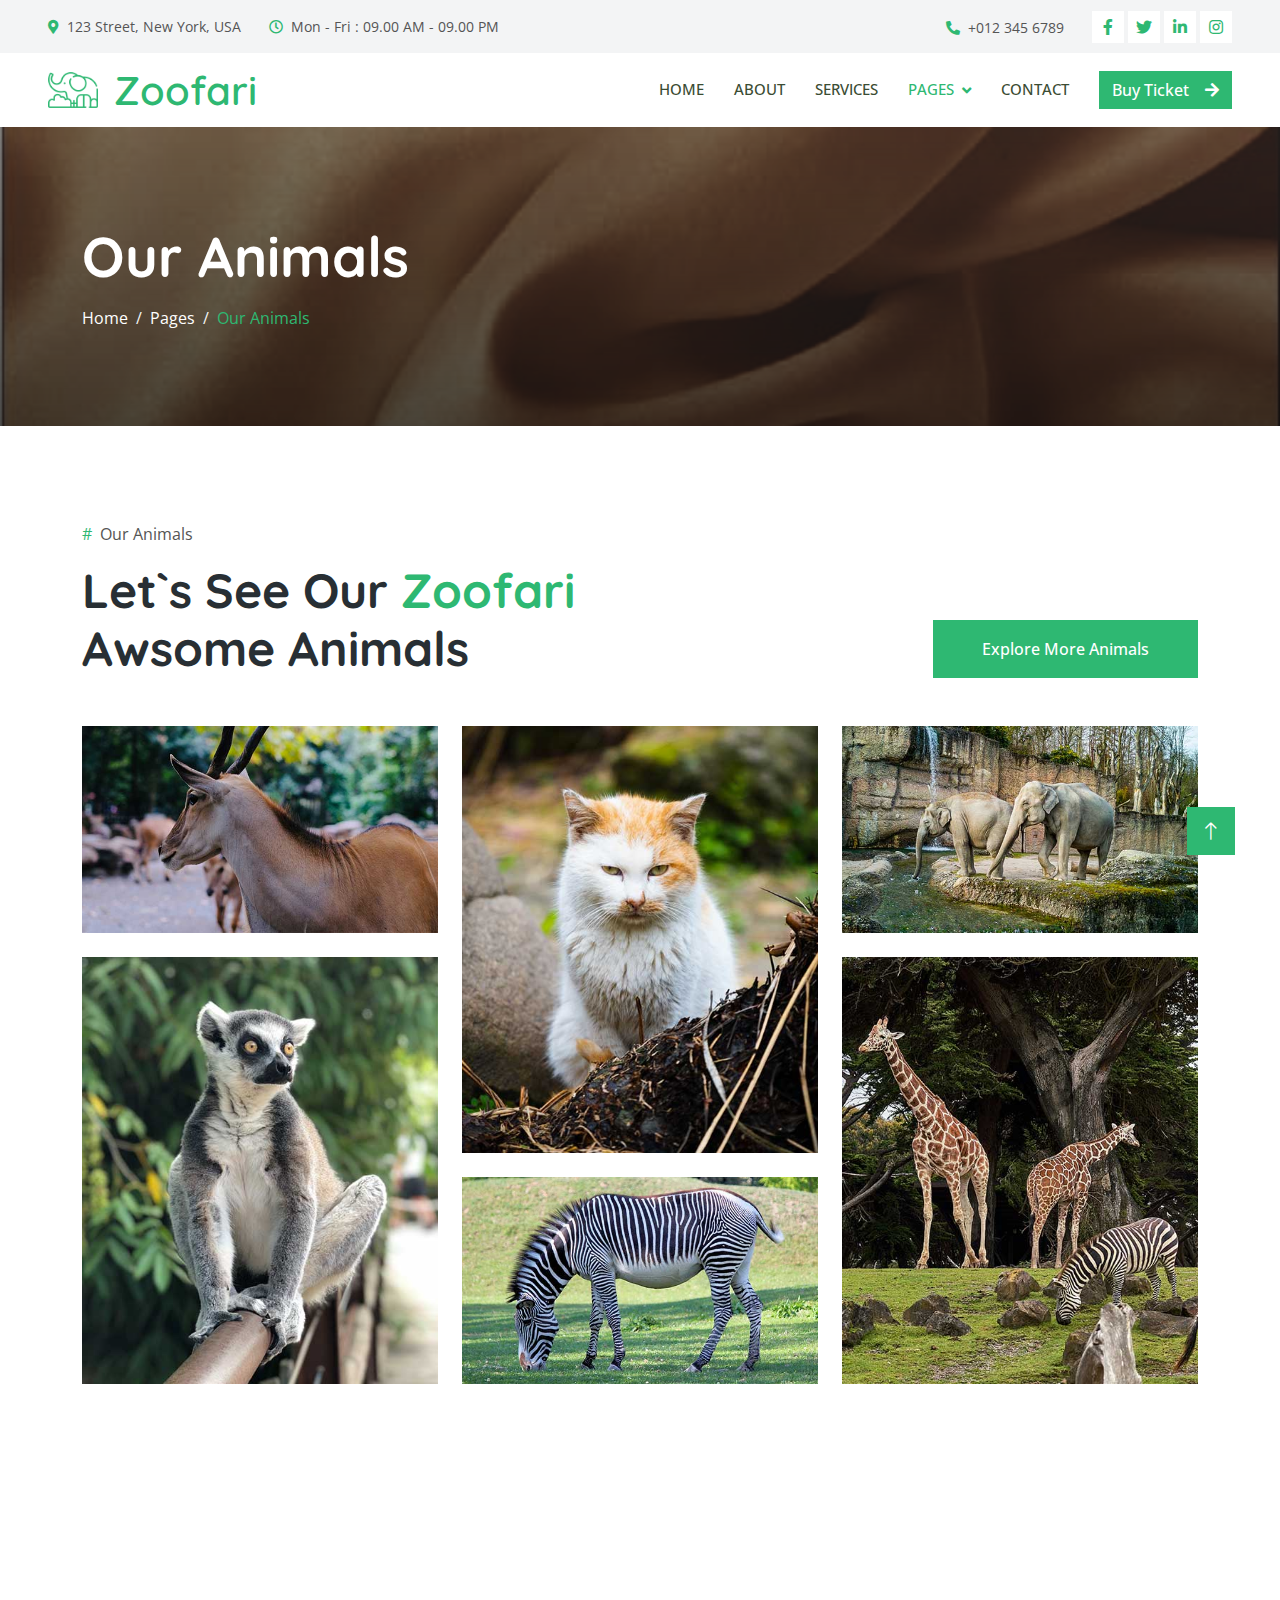
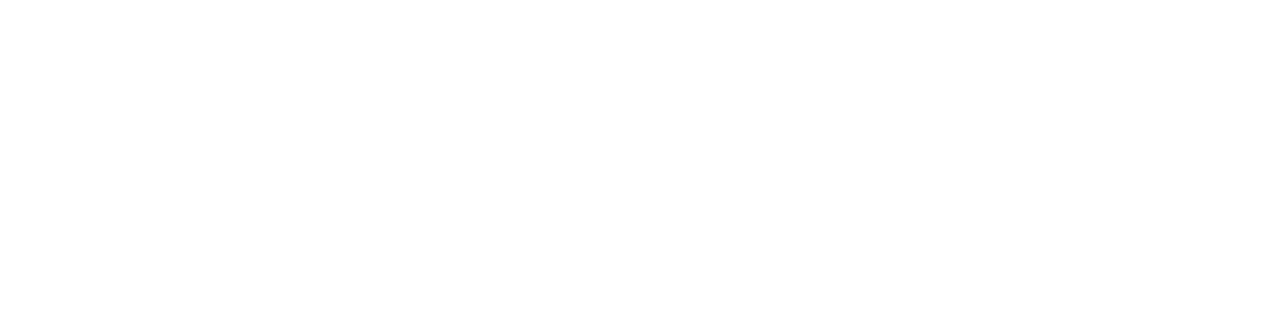
<file: animal.html>
<!DOCTYPE html>
<html lang="en">
  <head>
    <meta charset="utf-8" />
    <title>Zoofari - Zoo & Safari Park Website Template</title>
    <meta content="width=device-width, initial-scale=1.0" name="viewport" />
    <meta content="" name="keywords" />
    <meta content="" name="description" />

    <!-- Favicon -->
    <link href="img/favicon.ico" rel="icon" />

    <!-- Google Web Fonts -->
    <link rel="preconnect" href="https://fonts.googleapis.com" />
    <link rel="preconnect" href="https://fonts.gstatic.com" crossorigin />
    <link
      href="https://fonts.googleapis.com/css2?family=Open+Sans:wght@400;500&family=Quicksand:wght@600;700&display=swap"
      rel="stylesheet"
    />

    <!-- Icon Font Stylesheet -->
    <link
      href="https://cdnjs.cloudflare.com/ajax/libs/font-awesome/5.10.0/css/all.min.css"
      rel="stylesheet"
    />
    <link
      href="https://cdn.jsdelivr.net/npm/bootstrap-icons@1.4.1/font/bootstrap-icons.css"
      rel="stylesheet"
    />

    <!-- Libraries Stylesheet -->
    <link href="lib/animate/animate.min.css" rel="stylesheet" />
    <link href="lib/lightbox/css/lightbox.min.css" rel="stylesheet" />
    <link href="lib/owlcarousel/assets/owl.carousel.min.css" rel="stylesheet" />

    <!-- Customized Bootstrap Stylesheet -->
    <link href="css/bootstrap.min.css" rel="stylesheet" />

    <!-- Template Stylesheet -->
    <link href="css/style.css" rel="stylesheet" />
  </head>

  <body>
    <!-- Spinner Start -->
    <div
      id="spinner"
      class="show bg-white position-fixed translate-middle w-100 vh-100 top-50 start-50 d-flex align-items-center justify-content-center"
    >
      <div
        class="spinner-border text-primary"
        style="width: 3rem; height: 3rem"
        role="status"
      >
        <span class="sr-only">Loading...</span>
      </div>
    </div>
    <!-- Spinner End -->

    <!-- Topbar Start -->
    <div class="container-fluid bg-light p-0 wow fadeIn" data-wow-delay="0.1s">
      <div class="row gx-0 d-none d-lg-flex">
        <div class="col-lg-7 px-5 text-start">
          <div class="h-100 d-inline-flex align-items-center py-3 me-4">
            <small class="fa fa-map-marker-alt text-primary me-2"></small>
            <small>123 Street, New York, USA</small>
          </div>
          <div class="h-100 d-inline-flex align-items-center py-3">
            <small class="far fa-clock text-primary me-2"></small>
            <small>Mon - Fri : 09.00 AM - 09.00 PM</small>
          </div>
        </div>
        <div class="col-lg-5 px-5 text-end">
          <div class="h-100 d-inline-flex align-items-center py-3 me-4">
            <small class="fa fa-phone-alt text-primary me-2"></small>
            <small>+012 345 6789</small>
          </div>
          <div class="h-100 d-inline-flex align-items-center">
            <a class="btn btn-sm-square bg-white text-primary me-1" href=""
              ><i class="fab fa-facebook-f"></i
            ></a>
            <a class="btn btn-sm-square bg-white text-primary me-1" href=""
              ><i class="fab fa-twitter"></i
            ></a>
            <a class="btn btn-sm-square bg-white text-primary me-1" href=""
              ><i class="fab fa-linkedin-in"></i
            ></a>
            <a class="btn btn-sm-square bg-white text-primary me-0" href=""
              ><i class="fab fa-instagram"></i
            ></a>
          </div>
        </div>
      </div>
    </div>
    <!-- Topbar End -->

    <!-- Navbar Start -->
    <nav
      class="navbar navbar-expand-lg bg-white navbar-light sticky-top py-lg-0 px-4 px-lg-5 wow fadeIn"
      data-wow-delay="0.1s"
    >
      <a href="index.html" class="navbar-brand p-0">
        <img class="img-fluid me-3" src="img/icon/icon-10.png" alt="Icon" />
        <h1 class="m-0 text-primary">Zoofari</h1>
      </a>
      <button
        type="button"
        class="navbar-toggler"
        data-bs-toggle="collapse"
        data-bs-target="#navbarCollapse"
      >
        <span class="navbar-toggler-icon"></span>
      </button>
      <div class="collapse navbar-collapse py-4 py-lg-0" id="navbarCollapse">
        <div class="navbar-nav ms-auto">
          <a href="index.html" class="nav-item nav-link">Home</a>
          <a href="about.html" class="nav-item nav-link">About</a>
          <a href="service.html" class="nav-item nav-link">Services</a>
          <div class="nav-item dropdown">
            <a
              href="#"
              class="nav-link dropdown-toggle active"
              data-bs-toggle="dropdown"
              >Pages</a
            >
            <div class="dropdown-menu rounded-0 rounded-bottom m-0">
              <a href="animal.html" class="dropdown-item active">Our Animals</a>
              <a href="membership.html" class="dropdown-item">Membership</a>
              <a href="visiting.html" class="dropdown-item">Visiting Hours</a>
              <a href="testimonial.html" class="dropdown-item">Testimonial</a>
              <a href="404.html" class="dropdown-item">404 Page</a>
            </div>
          </div>
          <a href="contact.html" class="nav-item nav-link">Contact</a>
        </div>
        <a href="" class="btn btn-primary"
          >Buy Ticket<i class="fa fa-arrow-right ms-3"></i
        ></a>
      </div>
    </nav>
    <!-- Navbar End -->

    <!-- Page Header Start -->
    <div
      class="container-fluid header-bg py-5 mb-5 wow fadeIn"
      data-wow-delay="0.1s"
    >
      <div class="container py-5">
        <h1 class="display-4 text-white mb-3 animated slideInDown">
          Our Animals
        </h1>
        <nav aria-label="breadcrumb animated slideInDown">
          <ol class="breadcrumb mb-0">
            <li class="breadcrumb-item">
              <a class="text-white" href="#">Home</a>
            </li>
            <li class="breadcrumb-item">
              <a class="text-white" href="#">Pages</a>
            </li>
            <li class="breadcrumb-item text-primary active" aria-current="page">
              Our Animals
            </li>
          </ol>
        </nav>
      </div>
    </div>
    <!-- Page Header End -->

    <!-- Animal Start -->
    <div class="container-xxl py-5">
      <div class="container">
        <div
          class="row g-5 mb-5 align-items-end wow fadeInUp"
          data-wow-delay="0.1s"
        >
          <div class="col-lg-6">
            <p><span class="text-primary me-2">#</span>Our Animals</p>
            <h1 class="display-5 mb-0">
              Let`s See Our <span class="text-primary">Zoofari</span> Awsome
              Animals
            </h1>
          </div>
          <div class="col-lg-6 text-lg-end">
            <a class="btn btn-primary py-3 px-5" href=""
              >Explore More Animals</a
            >
          </div>
        </div>
        <div class="row g-4">
          <div class="col-lg-4 col-md-6 wow fadeInUp" data-wow-delay="0.1s">
            <div class="row g-4">
              <div class="col-12">
                <a
                  class="animal-item"
                  href="img/animal-md-1.jpg"
                  data-lightbox="animal"
                >
                  <div class="position-relative">
                    <img class="img-fluid" src="img/animal-md-1.jpg" alt="" />
                    <div class="animal-text p-4">
                      <p class="text-white small text-uppercase mb-0">Animal</p>
                      <h5 class="text-white mb-0">Elephant</h5>
                    </div>
                  </div>
                </a>
              </div>
              <div class="col-12">
                <a
                  class="animal-item"
                  href="img/animal-lg-1.jpg"
                  data-lightbox="animal"
                >
                  <div class="position-relative">
                    <img class="img-fluid" src="img/animal-lg-1.jpg" alt="" />
                    <div class="animal-text p-4">
                      <p class="text-white small text-uppercase mb-0">Animal</p>
                      <h5 class="text-white mb-0">Elephant</h5>
                    </div>
                  </div>
                </a>
              </div>
            </div>
          </div>
          <div class="col-lg-4 col-md-6 wow fadeInUp" data-wow-delay="0.3s">
            <div class="row g-4">
              <div class="col-12">
                <a
                  class="animal-item"
                  href="img/animal-lg-2.jpg"
                  data-lightbox="animal"
                >
                  <div class="position-relative">
                    <img class="img-fluid" src="img/animal-lg-2.jpg" alt="" />
                    <div class="animal-text p-4">
                      <p class="text-white small text-uppercase mb-0">Animal</p>
                      <h5 class="text-white mb-0">Elephant</h5>
                    </div>
                  </div>
                </a>
              </div>
              <div class="col-12">
                <a
                  class="animal-item"
                  href="img/animal-md-2.jpg"
                  data-lightbox="animal"
                >
                  <div class="position-relative">
                    <img class="img-fluid" src="img/animal-md-2.jpg" alt="" />
                    <div class="animal-text p-4">
                      <p class="text-white small text-uppercase mb-0">Animal</p>
                      <h5 class="text-white mb-0">Elephant</h5>
                    </div>
                  </div>
                </a>
              </div>
            </div>
          </div>
          <div class="col-lg-4 col-md-6 wow fadeInUp" data-wow-delay="0.5s">
            <div class="row g-4">
              <div class="col-12">
                <a
                  class="animal-item"
                  href="img/animal-md-3.jpg"
                  data-lightbox="animal"
                >
                  <div class="position-relative">
                    <img class="img-fluid" src="img/animal-md-3.jpg" alt="" />
                    <div class="animal-text p-4">
                      <p class="text-white small text-uppercase mb-0">Animal</p>
                      <h5 class="text-white mb-0">Elephant</h5>
                    </div>
                  </div>
                </a>
              </div>
              <div class="col-12">
                <a
                  class="animal-item"
                  href="img/animal-lg-3.jpg"
                  data-lightbox="animal"
                >
                  <div class="position-relative">
                    <img class="img-fluid" src="img/animal-lg-3.jpg" alt="" />
                    <div class="animal-text p-4">
                      <p class="text-white small text-uppercase mb-0">Animal</p>
                      <h5 class="text-white mb-0">Elephant</h5>
                    </div>
                  </div>
                </a>
              </div>
            </div>
          </div>
        </div>
      </div>
    </div>
    <!-- Animal End -->

    <!-- Footer Start -->
    <div
      class="container-fluid footer bg-dark text-light footer mt-5 pt-5 wow fadeIn"
      data-wow-delay="0.1s"
    >
      <div class="container py-5">
        <div class="row g-5">
          <div class="col-lg-3 col-md-6">
            <h5 class="text-light mb-4">Address</h5>
            <p class="mb-2">
              <i class="fa fa-map-marker-alt me-3"></i>123 Street, New York, USA
            </p>
            <p class="mb-2">
              <i class="fa fa-phone-alt me-3"></i>+012 345 67890
            </p>
            <p class="mb-2">
              <i class="fa fa-envelope me-3"></i>info@example.com
            </p>
            <div class="d-flex pt-2">
              <a class="btn btn-outline-light btn-social" href=""
                ><i class="fab fa-twitter"></i
              ></a>
              <a class="btn btn-outline-light btn-social" href=""
                ><i class="fab fa-facebook-f"></i
              ></a>
              <a class="btn btn-outline-light btn-social" href=""
                ><i class="fab fa-youtube"></i
              ></a>
              <a class="btn btn-outline-light btn-social" href=""
                ><i class="fab fa-linkedin-in"></i
              ></a>
            </div>
          </div>
          <div class="col-lg-3 col-md-6">
            <h5 class="text-light mb-4">Quick Links</h5>
            <a class="btn btn-link" href="">About Us</a>
            <a class="btn btn-link" href="">Contact Us</a>
            <a class="btn btn-link" href="">Our Services</a>
            <a class="btn btn-link" href="">Terms & Condition</a>
            <a class="btn btn-link" href="">Support</a>
          </div>
          <div class="col-lg-3 col-md-6">
            <h5 class="text-light mb-4">Popular Links</h5>
            <a class="btn btn-link" href="">About Us</a>
            <a class="btn btn-link" href="">Contact Us</a>
            <a class="btn btn-link" href="">Our Services</a>
            <a class="btn btn-link" href="">Terms & Condition</a>
            <a class="btn btn-link" href="">Support</a>
          </div>
          <div class="col-lg-3 col-md-6">
            <h5 class="text-light mb-4">Newsletter</h5>
            <p>Dolor amet sit justo amet elitr clita ipsum elitr est.</p>
            <div class="position-relative mx-auto" style="max-width: 400px">
              <input
                class="form-control border-0 w-100 py-3 ps-4 pe-5"
                type="text"
                placeholder="Your email"
              />
              <button
                type="button"
                class="btn btn-primary py-2 position-absolute top-0 end-0 mt-2 me-2"
              >
                SignUp
              </button>
            </div>
          </div>
        </div>
      </div>
      <div class="container">
        <div class="copyright">
          <div class="row">
            <div class="col-md-6 text-center text-md-start mb-3 mb-md-0">
              &copy; <a class="border-bottom" href="#">Your Site Name</a>, All
              Right Reserved.
            </div>
            <div class="col-md-6 text-center text-md-end">
              <!--/*** This template is free as long as you keep the footer author’s credit link/attribution link/backlink. If you'd like to use the template without the footer author’s credit link/attribution link/backlink, you can purchase the Credit Removal License from "https://htmlcodex.com/credit-removal". Thank you for your support. ***/-->
              Designed By
              <a class="border-bottom" href="https://htmlcodex.com"
                >HTML Codex</a
              >
              <br />Distributed By:
              <a href="https://themewagon.com" target="_blank">ThemeWagon</a>
            </div>
          </div>
        </div>
      </div>
    </div>
    <!-- Footer End -->

    <!-- Back to Top -->
    <a href="#" class="btn btn-lg btn-primary btn-lg-square back-to-top"
      ><i class="bi bi-arrow-up"></i
    ></a>

    <!-- JavaScript Libraries -->
    <script src="https://code.jquery.com/jquery-3.4.1.min.js"></script>
    <script src="https://cdn.jsdelivr.net/npm/bootstrap@5.0.0/dist/js/bootstrap.bundle.min.js"></script>
    <script src="lib/wow/wow.min.js"></script>
    <script src="lib/easing/easing.min.js"></script>
    <script src="lib/waypoints/waypoints.min.js"></script>
    <script src="lib/counterup/counterup.min.js"></script>
    <script src="lib/owlcarousel/owl.carousel.min.js"></script>
    <script src="lib/lightbox/js/lightbox.min.js"></script>

    <!-- Template Javascript -->
    <script src="js/main.js"></script>
  </body>
</html>
</file>
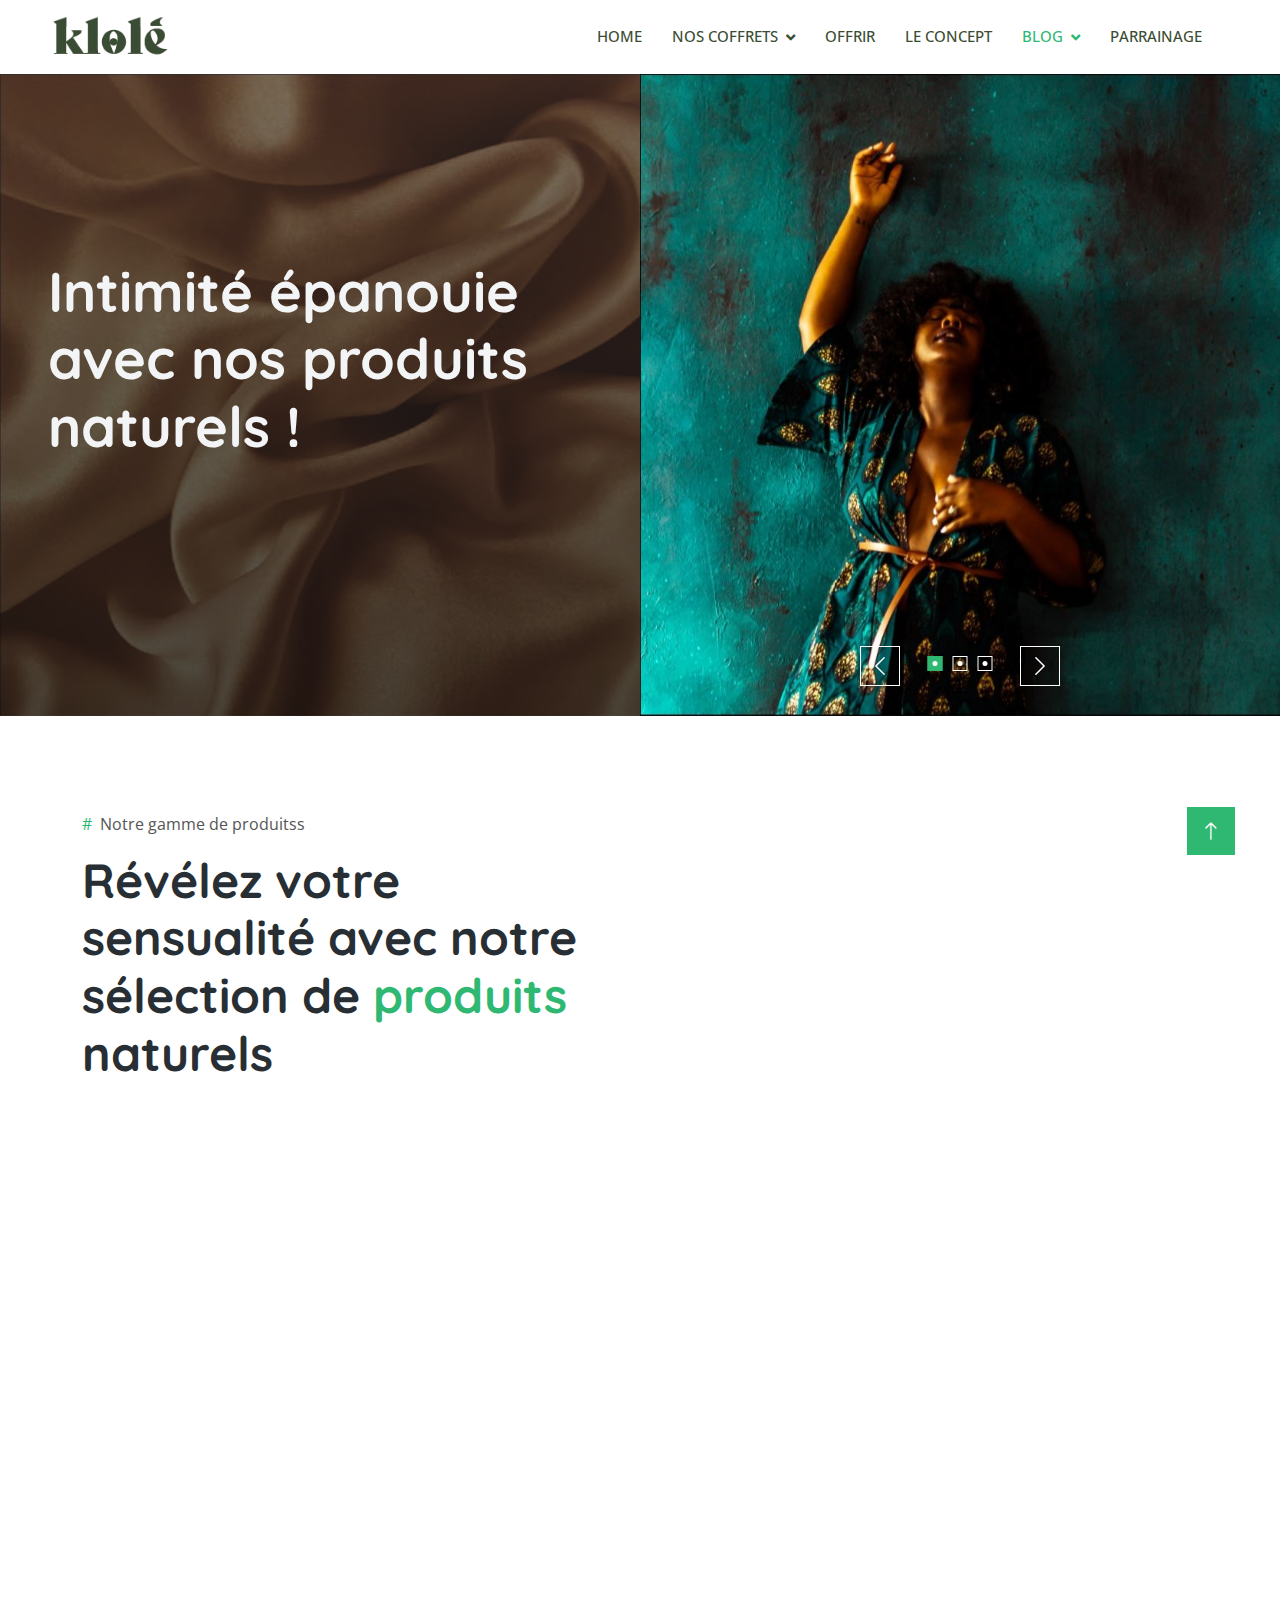
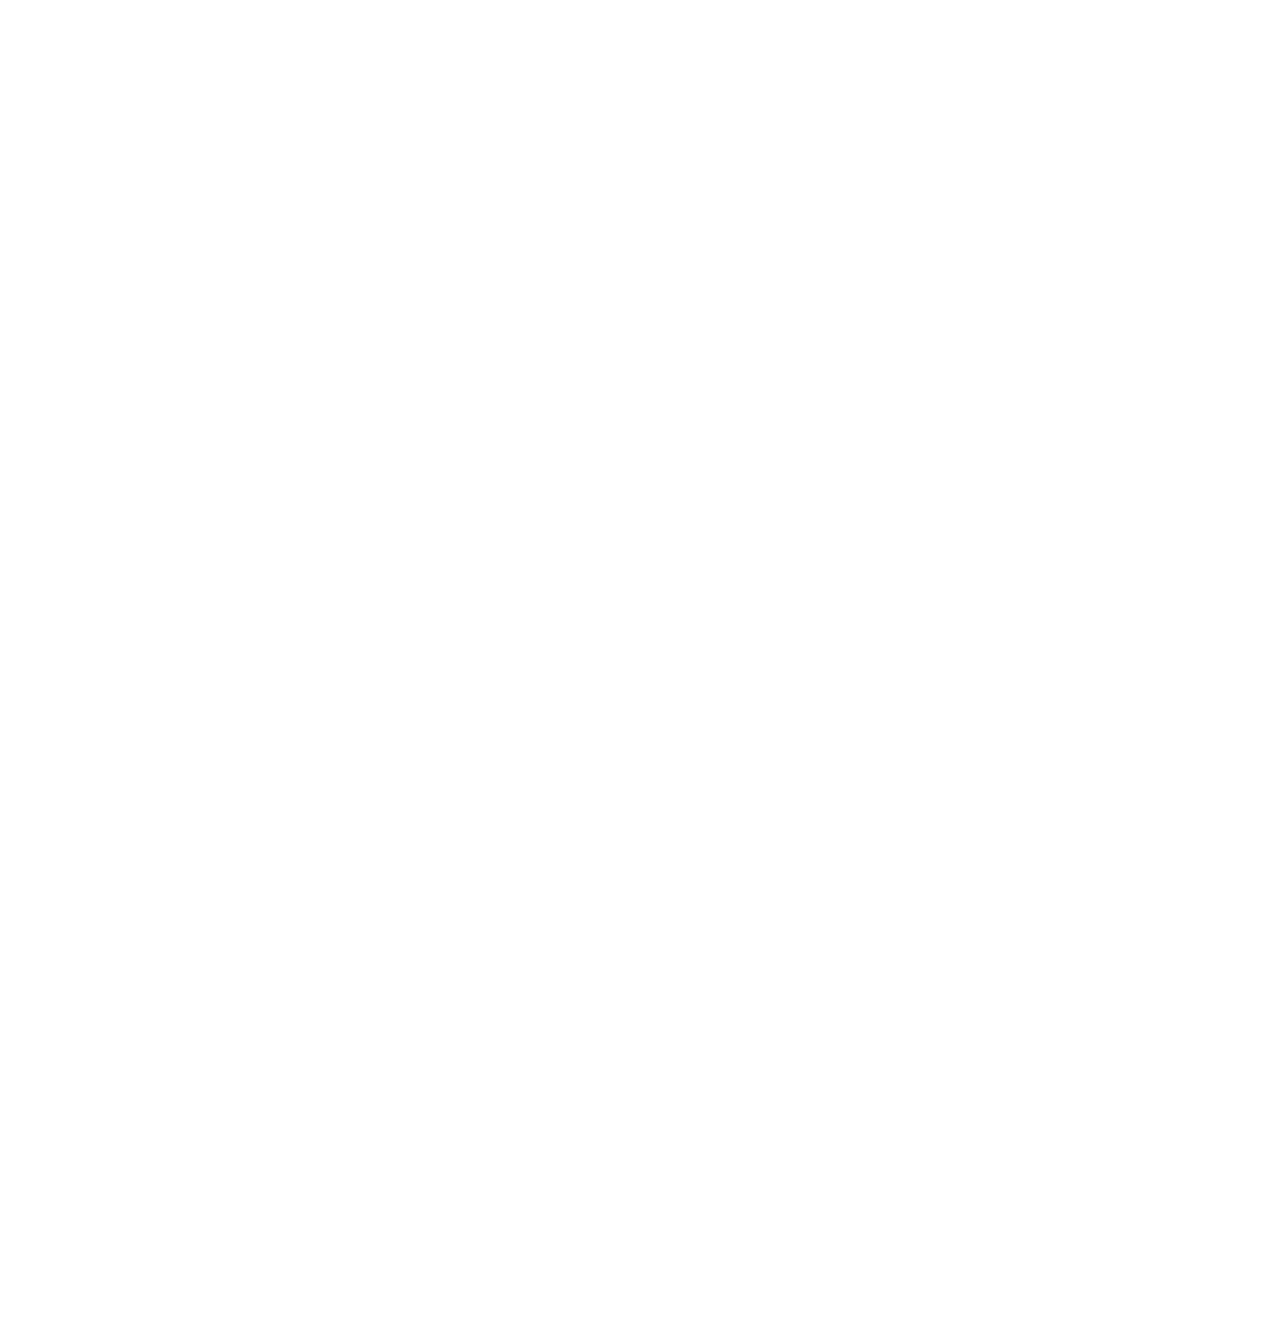
<file: bien-etre.html>
<!DOCTYPE html>
<html lang="fr">
  <head>
    <meta charset="utf-8" />
    <title>Klole</title>
    <meta content="width=device-width, initial-scale=1.0" name="viewport" />
    <meta content="" name="keywords" />
    <meta content="" name="description" />

    <!-- Favicon -->
    <link href="img/favicon.ico" rel="icon" />

    <!-- Google Web Fonts -->
    <link rel="preconnect" href="https://fonts.googleapis.com"/>
    <link rel="preconnect" href="https://fonts.gstatic.com" crossorigin/>
    <link
      href="https://fonts.googleapis.com/css2?family=Open+Sans:wght@400;500&family=Quicksand:wght@600;700&display=swap"
      rel="stylesheet"
    />

    <!-- Icon Font Stylesheet -->
    <link
      href="https://cdnjs.cloudflare.com/ajax/libs/font-awesome/5.10.0/css/all.min.css"
      rel="stylesheet"
    />
    <link
      href="https://cdn.jsdelivr.net/npm/bootstrap-icons@1.4.1/font/bootstrap-icons.css"
      rel="stylesheet"
    />

    <!-- Libraries Stylesheet -->
    <link href="lib/animate/animate.min.css" rel="stylesheet" />
    <link href="lib/lightbox/css/lightbox.min.css" rel="stylesheet" />
    <link href="lib/owlcarousel/assets/owl.carousel.min.css" rel="stylesheet" />

    <!-- Customized Bootstrap Stylesheet -->
    <link href="css/bootstrap.min.css" rel="stylesheet" />

    <!-- Template Stylesheet -->
    <link href="css/style.css" rel="stylesheet" />
  </head>

  <body>
    <!-- Spinner Start -->
    <div
      id="spinner"
      class="show bg-white position-fixed translate-middle w-100 vh-100 top-50 start-50 d-flex align-items-center justify-content-center"
    >
      <div
        class="spinner-border text-primary"
        style="width: 3rem; height: 3rem"
        role="status"
      >
        <span class="sr-only">Loading...</span>
      </div>
    </div>
    <!-- Spinner End -->

    <!-- Topbar Start
    <div class="container-fluid bg-light p-0 wow fadeIn" data-wow-delay="0.1s">
      <div class="row gx-0 d-none d-lg-flex">
        <div class="col-lg-7 px-5 text-start">
          <div class="h-100 d-inline-flex align-items-center py-3 me-4">
            <small class="fa fa-map-marker-alt text-primary me-2"></small>
            <small>123 Street, New York, USA</small>
          </div>
          <div class="h-100 d-inline-flex align-items-center py-3">
            <small class="far fa-clock text-primary me-2"></small>
            <small>Mon - Fri : 09.00 AM - 09.00 PM</small>
          </div>
        </div>
        <div class="col-lg-5 px-5 text-end">
          <div class="h-100 d-inline-flex align-items-center py-3 me-4">
            <small class="fa fa-phone-alt text-primary me-2"></small>
            <small>+33 633 89 02 54</small>
          </div>
          <div class="h-100 d-inline-flex align-items-center">
            <a class="btn btn-sm-square bg-white text-primary me-1" href=""
              ><i class="fab fa-facebook-f"></i
            ></a>
            <a class="btn btn-sm-square bg-white text-primary me-1" href=""
              ><i class="fab fa-twitter"></i
            ></a>
            <a class="btn btn-sm-square bg-white text-primary me-1" href=""
              ><i class="fab fa-linkedin-in"></i
            ></a>
            <a class="btn btn-sm-square bg-white text-primary me-0" href=""
              ><i class="fab fa-instagram"></i
            ></a>
          </div>
        </div>
      </div>
    </div> -->
    <!-- Topbar End -->

    <!-- Navbar Start -->


    <nav
      class="navbar navbar-expand-lg bg-white navbar-light sticky-top py-lg-0 px-4 px-lg-5 wow fadeIn"
      data-wow-delay="0.1s">
      <a href="index.html" class="navbar-brand p-0">
        <img class="img-fluid me-3" src="img/icon/icon-01.png" alt="Icon"/>

      <!-- <h1 class="m-0 text-primary">Zoofari</h1> -->

    </a>
      <button type="button" class="navbar-toggler" data-bs-toggle="collapse"
        data-bs-target="#navbarCollapse">
        <span class="navbar-toggler-icon"></span>
      </button>
      <div class="collapse navbar-collapse py-4 py-lg-0" id="navbarCollapse">
        <div class="navbar-nav ms-auto">
          <a href="index.html" class="nav-item nav-link ">Home</a>
          <div class="nav-item dropdown">
            <a href="nos-coffrets.html" class="nav-link dropdown-toggle " data-bs-toggle="dropdown">Nos coffrets</a>
            <div class="dropdown-menu rounded-0 rounded-bottom m-0">
              <a href="coffrets-coquins.html" class="dropdown-item">Coffrets coquins</a>
              <a href="coffrets-bien-être.html" class="dropdown-item ">Coffrets bien-être</a>
              <a href="etc.html" class="dropdown-item ">Etc</a>
            </div>
          </div> 
          <a href="offrir.html" class="nav-item nav-link">Offrir</a>
          <a href="le-concept.html" class="nav-item nav-link">Le concept</a>
          

          <div class="nav-item dropdown">
            <a href="blog.html" class="nav-link dropdown-toggle active" data-bs-toggle="dropdown">Blog</a>
            <div class="dropdown-menu rounded-0 rounded-bottom m-0">
              <a href="sexo.html" class="dropdown-item">Sexo</a>
              <a href="bien-etre.html" class="dropdown-item active">Bien-être</a>
              <a href="etc-blog.html" class="dropdown-item">Etc.</a>
            </div>
          </div> 

          <a href="parrainage.html" class="nav-item nav-link">Parrainage</a>

         <!-- <div class="nav-item dropdown">
            <a href="#" class="nav-link dropdown-toggle" data-bs-toggle="dropdown">Pages</a>
            <div class="dropdown-menu rounded-0 rounded-bottom m-0">
              <a href="animal.html" class="dropdown-item">Our Animals</a>
              <a href="membership.html" class="dropdown-item">Membership</a>
              <a href="visiting.html" class="dropdown-item">Visiting Hours</a>
              <a href="testimonial.html" class="dropdown-item">Testimonial</a>
              <a href="404.html" class="dropdown-item">404 Page</a>
            </div>
          </div>  -->
         

        <!-- <a href="" class="btn btn-primary"
          >Buy Ticket<i class="fa fa-arrow-right ms-3"></i
        ></a> -->
      </div>
    </nav>


    <!-- Navbar End -->

    <!-- Header Start -->

    <div class="container-fluid bg-dark p-0 mb-5">
      <div class="row g-0 flex-column-reverse flex-lg-row">
        <div class="col-lg-6 p-0 wow fadeIn" data-wow-delay="0.1s">
          <div
            class="header-bg h-100 d-flex flex-column justify-content-center p-5">
            <h1 class="display-4 text-light mb-5">
              Intimité épanouie avec nos produits naturels !
            </h1>
            <div class="d-flex align-items-center pt-4 animated slideInDown">


              <!-- <a href="" class="btn btn-primary py-sm-3 px-3 px-sm-5 me-5">Read More</a> -->
              <!-- <button
                type="button"
                class="btn-play"
                data-bs-toggle="modal"
                data-src="https://www.youtube.com/embed/DWRcNpR6Kdc"
                data-bs-target="#videoModal">
                <span></span>
              </button> -->
              <!-- <h6 class="text-white m-0 ms-4 d-none d-sm-block">Watch Video</h6> -->

            </div>
          </div>
        </div>
        <div class="col-lg-6 wow fadeIn" data-wow-delay="0.5s">
          <div class="owl-carousel header-carousel">
            <div class="owl-carousel-item">
              <img class="img-fluid" src="img/photo-1.JPG" alt="" />
            </div>
            <div class="owl-carousel-item">
              <img class="img-fluid" src="img/photo-2.JPG" alt="" />
            </div>
            <div class="owl-carousel-item">
              <img class="img-fluid" src="img/photo-3.JPG" alt="" />
            </div>
          </div>
        </div>
      </div>
    </div>
    <!-- Header End -->

    <!-- Video Modal Start -->
    <div
      class="modal modal-video fade"
      id="videoModal"
      tabindex="-1"
      aria-labelledby="exampleModalLabel"
      aria-hidden="true"
    >
      <div class="modal-dialog">
        <div class="modal-content rounded-0">
          <div class="modal-header">
            <h3 class="modal-title" id="exampleModalLabel">Youtube Video</h3>
            <button
              type="button"
              class="btn-close"
              data-bs-dismiss="modal"
              aria-label="Close"
            ></button>
          </div>
          <div class="modal-body">
            <!-- 16:9 aspect ratio -->
            <div class="ratio ratio-16x9">
              <iframe
                class="embed-responsive-item"
                src=""
                id="video"
                allowfullscreen
                allowscriptaccess="always"
                allow="autoplay"
              ></iframe>
            </div>
          </div>
        </div>
      </div>
    </div>
    <!-- Video Modal End -->

    <!-- About Start -->
   
    <!-- <div class="container-xxl py-5">
      <div class="container">
        <div class="row g-5">
          <div class="col-lg-6 wow fadeInUp" data-wow-delay="0.1s">
            <p><span class="text-primary me-2">#</span>Bienvenue sur Klole</p>
            <h1 class="display-5 mb-4">
              Connectez-vous avec
              <span class="text-primary">votre</span> sensualité!
            </h1>
            <p class="mb-4">
              Nous sommes passionnés par le bien-être, l'intimité et la connexion avec soi-même. Notre site web est conçu pour vous offrir une expérience enrichissante et vous guider dans l'exploration de notre gamme de produits naturels.
            </p>
            <h5 class="mb-3">
              <i class="far fa-check-circle text-primary me-3"></i>Bien-être sexuel, intimité & écoute de soi
            </h5>
            <h5 class="mb-3">
              <i class="far fa-check-circle text-primary me-3"></i>Transmission ancestrale d'inspiration africaine
            </h5>
            <h5 class="mb-3">
              <i class="far fa-check-circle text-primary me-3"></i>Soins naturels et objets érotiques
            </h5>
                        
            <a class="btn btn-primary py-3 px-5 mt-3" href="">En savoir plus</a>
          </div>
          <div class="col-lg-6 wow fadeInUp" data-wow-delay="0.5s">
            <div class="img-border">
              <img class="img-fluid" src="img/carre.jpg" alt="" />
            </div>
          </div>
        </div>
      </div>
    </div> -->

    <!-- About End -->

    <!-- Facts Start -->

    <!-- <div
      class="container-xxl bg-primary facts my-5 py-5 wow fadeInUp"
      data-wow-delay="0.1s"
    >
      <div class="container py-5">
        <div class="row g-4">
          <div
            class="col-md-6 col-lg-3 text-center wow fadeIn"
            data-wow-delay="0.1s"
          >
            <i class="fa fa-paw fa-3x text-primary mb-3"></i>
            <h1 class="text-white mb-2" data-toggle="counter-up">12345</h1>
            <p class="text-white mb-0">Total Animal</p>
          </div>
          <div
            class="col-md-6 col-lg-3 text-center wow fadeIn"
            data-wow-delay="0.3s"
          >
            <i class="fa fa-users fa-3x text-primary mb-3"></i>
            <h1 class="text-white mb-2" data-toggle="counter-up">12345</h1>
            <p class="text-white mb-0">Daily Vigitors</p>
          </div>
          <div
            class="col-md-6 col-lg-3 text-center wow fadeIn"
            data-wow-delay="0.5s"
          >
            <i class="fa fa-certificate fa-3x text-primary mb-3"></i>
            <h1 class="text-white mb-2" data-toggle="counter-up">12345</h1>
            <p class="text-white mb-0">Total Membership</p>
          </div>
          <div
            class="col-md-6 col-lg-3 text-center wow fadeIn"
            data-wow-delay="0.7s"
          >
            <i class="fa fa-shield-alt fa-3x text-primary mb-3"></i>
            <h1 class="text-white mb-2" data-toggle="counter-up">12345</h1>
            <p class="text-white mb-0">Save Wild Life</p>
          </div>
        </div>
      </div>
    </div> -->

    <!-- Facts End -->

    <!-- Service Start -->

    <!-- <div class="container-xxl py-5">
      <div class="container">
        <div class="row g-5 mb-5 wow fadeInUp" data-wow-delay="0.1s">
          <div class="col-lg-6">
            <p><span class="text-primary me-2">#</span>Our Services</p>
            <h1 class="display-5 mb-0">
              Special Services For
            <span class="text-primary">Zoofari</span> Visitors
            </h1>
          </div>
          <div class="col-lg-6">
            <div
              class="bg-primary h-100 d-flex align-items-center py-4 px-4 px-sm-5"
            >
              <i class="fa fa-3x fa-mobile-alt text-white"></i>
              <div class="ms-4">
                <p class="text-white mb-0">Call for more info</p>
                <h2 class="text-white mb-0">+012 345 6789</h2>
              </div>
            </div>
          </div>
        </div>
        <div class="row gy-5 gx-4">
          <div
            class="col-lg-3 col-md-4 col-sm-6 wow fadeInUp"
            data-wow-delay="0.1s"
          >
            <img class="img-fluid mb-3" src="img/icon/icon-2.png" alt="Icon" />
            <h5 class="mb-3">Car Parking</h5>
            <span
              >Erat ipsum justo amet duo et elitr dolor, est duo duo eos lorem
              sed diam stet diam sed stet.</span
            >
          </div>
          <div
            class="col-lg-3 col-md-4 col-sm-6 wow fadeInUp"
            data-wow-delay="0.3s"
          >
            <img class="img-fluid mb-3" src="img/icon/icon-3.png" alt="Icon" />
            <h5 class="mb-3">Animal Photos</h5>
            <span
              >Erat ipsum justo amet duo et elitr dolor, est duo duo eos lorem
              sed diam stet diam sed stet.</span
            >
          </div>
          <div
            class="col-lg-3 col-md-4 col-sm-6 wow fadeInUp"
            data-wow-delay="0.5s"
          >
            <img class="img-fluid mb-3" src="img/icon/icon-4.png" alt="Icon" />
            <h5 class="mb-3">Guide Services</h5>
            <span
              >Erat ipsum justo amet duo et elitr dolor, est duo duo eos lorem
              sed diam stet diam sed stet.</span
            >
          </div>
          <div
            class="col-lg-3 col-md-4 col-sm-6 wow fadeInUp"
            data-wow-delay="0.7s"
          >
            <img class="img-fluid mb-3" src="img/icon/icon-5.png" alt="Icon" />
            <h5 class="mb-3">Food & Beverages</h5>
            <span
              >Erat ipsum justo amet duo et elitr dolor, est duo duo eos lorem
              sed diam stet diam sed stet.</span
            >
          </div>
          <div
            class="col-lg-3 col-md-4 col-sm-6 wow fadeInUp"
            data-wow-delay="0.1s"
          >
            <img class="img-fluid mb-3" src="img/icon/icon-6.png" alt="Icon" />
            <h5 class="mb-3">Zoo Shopping</h5>
            <span
              >Erat ipsum justo amet duo et elitr dolor, est duo duo eos lorem
              sed diam stet diam sed stet.</span
            >
          </div>
          <div
            class="col-lg-3 col-md-4 col-sm-6 wow fadeInUp"
            data-wow-delay="0.3s"
          >
            <img class="img-fluid mb-3" src="img/icon/icon-7.png" alt="Icon" />
            <h5 class="mb-3">Free Hi Speed Wi-Fi</h5>
            <span
              >Erat ipsum justo amet duo et elitr dolor, est duo duo eos lorem
              sed diam stet diam sed stet.</span
            >
          </div>
          <div
            class="col-lg-3 col-md-4 col-sm-6 wow fadeInUp"
            data-wow-delay="0.5s"
          >
            <img class="img-fluid mb-3" src="img/icon/icon-8.png" alt="Icon" />
            <h5 class="mb-3">Play Ground</h5>
            <span
              >Erat ipsum justo amet duo et elitr dolor, est duo duo eos lorem
              sed diam stet diam sed stet.</span
            >
          </div>
          <div
            class="col-lg-3 col-md-4 col-sm-6 wow fadeInUp"
            data-wow-delay="0.7s"
          >
            <img class="img-fluid mb-3" src="img/icon/icon-9.png" alt="Icon" />
            <h5 class="mb-3">Rest House</h5>
            <span
              >Erat ipsum justo amet duo et elitr dolor, est duo duo eos lorem
              sed diam stet diam sed stet.</span
            >
          </div>
        </div>
      </div>
    </div> -->


    <!-- Service End -->

    <!-- produis Start -->

    <div class="container-xxl py-5">
      <div class="container">
        <div
          class="row g-5 mb-5 align-items-end wow fadeInUp"
          data-wow-delay="0.1s">
          
          
          
          <div class="col-lg-6">
            <p><span class="text-primary me-2">#</span>Notre gamme de produitss</p>
            <h1 class="display-5 mb-5">Révélez votre sensualité avec notre sélection de <span class="text-primary">produits</span> naturels</h1>
          
          </div>
          <div class="col-lg-6 text-lg-end">

            <!-- <a class="btn btn-primary py-3 px-5" href="">Explore More Animals</a> -->
            
          </div>
        </div>
        
        <div class="row g-4">
          <div class="col-lg-4 col-md-6 wow fadeInUp" data-wow-delay="0.1s">
            <div class="row g-4">
              <div class="col-12">
                <a
                  class="animal-item"
                  href="img/pproduit-1.jpg"
                  data-lightbox="animal">
                  <div class="position-relative">
                    <img class="img-fluid" src="img/pproduit-1.jpg" alt=""/>
                    <div class="animal-text p-4">
                      <p class="text-white small text-uppercase mb-0">nom de produit</p>
                      <h5 class="text-white mb-0">01</h5>
                    </div>
                  </div>
                </a>
              </div>
              <div class="col-12">
                <a
                  class="animal-item"
                  href="img/pproduit-2.jpg"
                  data-lightbox="animal"
                >
                  <div class="position-relative">
                    <img class="img-fluid" src="img/pproduit-2.jpg" alt="" />
                    <div class="animal-text p-4">
                      <p class="text-white small text-uppercase mb-0">nom de produit</p>
                      <h5 class="text-white mb-0">02</h5>
                    </div>
                  </div>
                </a>
              </div>
            </div>
          </div>
          <div class="col-lg-4 col-md-6 wow fadeInUp" data-wow-delay="0.3s">
            <div class="row g-4">
              <div class="col-12">
                <a
                  class="animal-item"
                  href="img/pproduit-3.jpg"
                  data-lightbox="animal"
                >
                  <div class="position-relative">
                    <img class="img-fluid" src="img/pproduit-3.jpg" alt="" />
                    <div class="animal-text p-4">
                      <p class="text-white small text-uppercase mb-0">nom de produit</p>
                      <h5 class="text-white mb-0">03</h5>
                    </div>
                  </div>
                </a>
              </div>
              <div class="col-12">
                <a
                  class="animal-item"
                  href="img/pproduit-4.jpg"
                  data-lightbox="animal"
                >
                  <div class="position-relative">
                    <img class="img-fluid" src="img/pproduit-4.jpg" alt="" />
                    <div class="animal-text p-4">
                      <p class="text-white small text-uppercase mb-0">nom de produit</p>
                      <h5 class="text-white mb-0">04</h5>
                    </div>
                  </div>
                </a>
              </div>
            </div>
          </div>
          <div class="col-lg-4 col-md-6 wow fadeInUp" data-wow-delay="0.5s">
            <div class="row g-4">
              <div class="col-12">
                <a
                  class="animal-item"
                  href="img/pproduit-5.jpg"
                  data-lightbox="animal"
                >
                  <div class="position-relative">
                    <img class="img-fluid" src="img/pproduit-5.jpg" alt="" />
                    <div class="animal-text p-4">
                      <p class="text-white small text-uppercase mb-0">nom de produit</p>
                      <h5 class="text-white mb-0">05</h5>
                    </div>
                  </div>
                </a>
              </div>
              <div class="col-12">
                <a
                  class="animal-item"
                  href="img/pproduit-6.jpg"
                  data-lightbox="animal"
                >
                  <div class="position-relative">
                    <img class="img-fluid" src="img/pproduit-6.jpg" alt="" />
                    <div class="animal-text p-4">
                      <p class="text-white small text-uppercase mb-0">nom de produit</p>
                      <h5 class="text-white mb-0">06</h5>
                    </div>
                  </div>
                </a>
              </div>
            </div>
          </div>
        </div>
      </div>
    </div>
    <!-- Animal End -->

    <!-- Visiting Hours Start -->
    
    
    <!-- <div class="container-xxl bg-primary visiting-hours my-5 py-5 wow fadeInUp"
      data-wow-delay="0.1s">
      <div class="container py-5">
        <div class="row g-5">
          <div class="col-md-6 wow fadeIn" data-wow-delay="0.3s">
            <h1 class="display-6 text-white mb-5">Visiting Hours</h1>
            <ul class="list-group list-group-flush">
              <li class="list-group-item">
                <span>Monday</span>
                <span>9:00AM - 6:00PM</span>
              </li>
              <li class="list-group-item">
                <span>Tuesday</span>
                <span>9:00AM - 6:00PM</span>
              </li>
              <li class="list-group-item">
                <span>Wednesday</span>
                <span>9:00AM - 6:00PM</span>
              </li>
              <li class="list-group-item">
                <span>Thursday</span>
                <span>9:00AM - 6:00PM</span>
              </li>
              <li class="list-group-item">
                <span>Friday</span>
                <span>9:00AM - 6:00PM</span>
              </li>
              <li class="list-group-item">
                <span>Saturday</span>
                <span>9:00AM - 6:00PM</span>
              </li>
              <li class="list-group-item">
                <span>Sunday</span>
                <span>Closed</span>
              </li>
            </ul>
          </div>
          <div class="col-md-6 text-light wow fadeIn" data-wow-delay="0.5s">
            <h1 class="display-6 text-white mb-5">Contact Info</h1>
            <table class="table">
              <tbody>
                <tr>
                  <td>Office</td>
                  <td>123 Street, New York, USA</td>
                </tr>
                <tr>
                  <td>Zoo</td>
                  <td>123 Street, New York, USA</td>
                </tr>
                <tr>
                  <td>Ticket</td>
                  <td>
                    <p class="mb-2">+012 345 6789</p>
                    <p class="mb-0">ticket@example.com</p>
                  </td>
                </tr>
                <tr>
                  <td>Support</td>
                  <td>
                    <p class="mb-2">+012 345 6789</p>
                    <p class="mb-0">support@example.com</p>
                  </td>
                </tr>
              </tbody>
            </table>
          </div>
        </div>
      </div>
    </div> -->


    <!-- Visiting Hours End -->

    <!-- Membership Start -->
  
    <!-- <div class="container-xxl py-5">
      <div class="container">
        <div
          class="row g-5 mb-5 align-items-end wow fadeInUp"
          data-wow-delay="0.1s"
        >
          <div class="col-lg-6">
            <p><span class="text-primary me-2">#</span>Membership</p>
            <h1 class="display-5 mb-0">
              You Can Be A Proud Member Of
              <span class="text-primary">Zoofari</span>
            </h1>
          </div>
          <div class="col-lg-6 text-lg-end">
            <a class="btn btn-primary py-3 px-5" href="">Special Pricing</a>
          </div>
        </div>
        <div class="row g-4">
          <div class="col-lg-4 col-md-6 wow fadeInUp" data-wow-delay="0.1s">
            <div class="membership-item position-relative">
              <img class="img-fluid" src="img/animal-lg-1.jpg" alt="" />
              <h1 class="display-1">01</h1>
              <h4 class="text-white mb-3">Popular</h4>
              <h3 class="text-primary mb-4">$99.00</h3>
              <p><i class="fa fa-check text-primary me-3"></i>10% discount</p>
              <p>
                <i class="fa fa-check text-primary me-3"></i>2 adult and 2 child
              </p>
              <p>
                <i class="fa fa-check text-primary me-3"></i>Free animal
                exhibition
              </p>
              <a class="btn btn-outline-light px-4 mt-3" href="">Get Started</a>
            </div>
          </div>
          <div class="col-lg-4 col-md-6 wow fadeInUp" data-wow-delay="0.3s">
            <div class="membership-item position-relative">
              <img class="img-fluid" src="img/animal-lg-2.jpg" alt="" />
              <h1 class="display-1">02</h1>
              <h4 class="text-white mb-3">Standard</h4>
              <h3 class="text-primary mb-4">$149.00</h3>
              <p><i class="fa fa-check text-primary me-3"></i>15% discount</p>
              <p>
                <i class="fa fa-check text-primary me-3"></i>4 adult and 4 child
              </p>
              <p>
                <i class="fa fa-check text-primary me-3"></i>Free animal
                exhibition
              </p>
              <a class="btn btn-outline-light px-4 mt-3" href="">Get Started</a>
            </div>
          </div>
          <div class="col-lg-4 col-md-6 wow fadeInUp" data-wow-delay="0.5s">
            <div class="membership-item position-relative">
              <img class="img-fluid" src="img/animal-lg-3.jpg" alt="" />
              <h1 class="display-1">03</h1>
              <h4 class="text-white mb-3">Premium</h4>
              <h3 class="text-primary mb-4">$199.00</h3>
              <p><i class="fa fa-check text-primary me-3"></i>20% discount</p>
              <p>
                <i class="fa fa-check text-primary me-3"></i>6 adult and 6 child
              </p>
              <p>
                <i class="fa fa-check text-primary me-3"></i>Free animal
                exhibition
              </p>
              <a class="btn btn-outline-light px-4 mt-3" href="">Get Started</a>
            </div>
          </div>
        </div>
      </div>
    </div>
     -->
    <!-- Membership End -->

    <!-- Testimonial Start -->
    <div class="container-xxl py-5">
      <div class="container">
        <h1
          class="display-5 text-center mb-5 wow fadeInUp"
          data-wow-delay="0.1s"
        >
        Nos clients le disent !
        </h1>
        <div
          class="owl-carousel testimonial-carousel wow fadeInUp"
          data-wow-delay="0.1s"
        >
          <div class="testimonial-item text-center">
            <img
              class="img-fluid rounded-circle border border-2 p-2 mx-auto mb-4"
              src="img/testimonial-1.jpg"
              style="width: 100px; height: 100px"
            />
            <div class="testimonial-text rounded text-center p-4">
              <p>
                Clita clita tempor justo dolor ipsum amet kasd amet duo justo
                duo duo labore sed sed. Magna ut diam sit et amet stet eos sed
                clita erat magna elitr erat sit sit erat at rebum justo sea
                clita.
              </p>
              <h5 class="mb-1">Patient Name</h5>
              <span class="fst-italic">Profession</span>
            </div>
          </div>
          <div class="testimonial-item text-center">
            <img
              class="img-fluid rounded-circle border border-2 p-2 mx-auto mb-4"
              src="img/testimonial-2.jpg"
              style="width: 100px; height: 100px"
            />
            <div class="testimonial-text rounded text-center p-4">
              <p>
                Clita clita tempor justo dolor ipsum amet kasd amet duo justo
                duo duo labore sed sed. Magna ut diam sit et amet stet eos sed
                clita erat magna elitr erat sit sit erat at rebum justo sea
                clita.
              </p>
              <h5 class="mb-1">Patient Name</h5>
              <span class="fst-italic">Profession</span>
            </div>
          </div>
          <div class="testimonial-item text-center">
            <img
              class="img-fluid rounded-circle border border-2 p-2 mx-auto mb-4"
              src="img/testimonial-3.jpg"
              style="width: 100px; height: 100px"
            />
            <div class="testimonial-text rounded text-center p-4">
              <p>
                Clita clita tempor justo dolor ipsum amet kasd amet duo justo
                duo duo labore sed sed. Magna ut diam sit et amet stet eos sed
                clita erat magna elitr erat sit sit erat at rebum justo sea
                clita.
              </p>
              <h5 class="mb-1">Patient Name</h5>
              <span class="fst-italic">Profession</span>
            </div>
          </div>
        </div>
      </div>
    </div>
    <!-- Testimonial End -->

    <!-- Footer Start -->
    <div
      class="container-fluid footer bg-dark text-light footer mt-5 pt-5 wow fadeIn"
      data-wow-delay="0.1s"
    >
      <div class="container py-5">
        <div class="row g-5">
          <div class="col-lg-3 col-md-6">
            <h5 class="text-light mb-4">Address</h5>
            <!-- <p class="mb-2">
              <i class="fa fa-map-marker-alt me-3"></i>123 Street, New York, USA
            </p> -->
            <p class="mb-2">
              <i class="fa fa-phone-alt me-3"></i>+33 633 890 254
            </p>
            <p class="mb-2">
              <i class="fa fa-envelope me-3"></i>info@klole.fr
            </p>
            
            
            <div class="d-flex pt-2">
              <a class="btn btn-outline-light btn-social" href="https://www.tiktok.com/@klol580"><i class="fab fa-tiktok"><svg xmlns="http://www.w3.org/2000/svg" width="16" height="16" fill="currentColor" class="bi bi-tiktok" viewBox="0 0 16 16">
                <path d="M9 0h1.98c.144.715.54 1.617 1.235 2.512C12.895 3.389 13.797 4 15 4v2c-1.753 0-3.07-.814-4-1.829V11a5 5 0 1 1-5-5v2a3 3 0 1 0 3 3V0Z"/>
              </svg></i></a>

              <a class="btn btn-outline-light btn-social" href="https://www.instagram.com/klole.box/" ><i class="fab fa-instagram"></i></a>

              <a class="btn btn-outline-light btn-social" href=""><i class="fab fa-facebook-f"></i
              ></a>

              <a class="btn btn-outline-light btn-social" href=""><i class="fab fa-youtube"></i
              ></a>

              <a class="btn btn-outline-light btn-social" href=""><i class="fab fa-linkedin-in"></i
              ></a>
              
              
            </div>
          </div>
          <div class="col-lg-3 col-md-6">

            <!-- <h5 class="text-light mb-4">Quick Links</h5>
            <a class="btn btn-link" href="">About Us</a>
            <a class="btn btn-link" href="">Contact Us</a>
            <a class="btn btn-link" href="">Our Services</a>
            <a class="btn btn-link" href="">Terms & Condition</a>
            <a class="btn btn-link" href="">Support</a> -->
          </div>
          <!-- <div class="col-lg-3 col-md-6">
            <h5 class="text-light mb-4">Popular Links</h5>
            <a class="btn btn-link" href="">About Us</a>
            <a class="btn btn-link" href="">Contact Us</a>
            <a class="btn btn-link" href="">Our Services</a>
            <a class="btn btn-link" href="">Terms & Condition</a>
            <a class="btn btn-link" href="">Support</a>
          </div> -->

          <div class="col-lg-4 col-md-6">
            <h3 class="text-light mb-4">Newsletter</h3>
            <p>Restez informé et profitez d'avantages exclusifs en vous inscrivant !</p>
            <div class="position-relative mx-auto" style="max-width: 600px">
              <input
                class="form-control border-0 w-100 py-3 ps-4 pe-5"
                type="text"
                placeholder="Votre email"
              />
              <button
                type="button"
                class="btn btn-primary py-2 position-absolute top-0 end-0 mt-2 me-2">
              S'inscrire
              </button>
            </div>
          </div>
        </div>
      </div>
      <div class="container">
        <div class="copyright">
          <div class="row">
            <div class="col-md-6 text-center text-md-start mb-3 mb-md-0">
              &copy; <a class="border-bottom" href="#">Klole</a>, All
              Right Reserved.
            </div>
            <div class="col-md-6 text-center text-md-end">
              <!--/*** This template is free as long as you keep the footer author’s credit link/attribution link/backlink. If you'd like to use the template without the footer author’s credit link/attribution link/backlink, you can purchase the Credit Removal License from "https://htmlcodex.com/credit-removal". Thank you for your support. ***/-->
              Designed By
              <a class="border-bottom" href="https://htmlcodex.com"
                >HTML Codex</a
              >
              <br />Distributed By:
              <a href="https://themewagon.com" target="_blank">ThemeWagon</a>
            </div>
          </div>
        </div>
      </div>
    </div>
    <!-- Footer End -->

    <!-- Back to Top -->
    <a href="#" class="btn btn-lg btn-primary btn-lg-square back-to-top"
      ><i class="bi bi-arrow-up"></i
    ></a>

    <!-- JavaScript Libraries -->
    <script src="https://code.jquery.com/jquery-3.4.1.min.js"></script>
    <script src="https://cdn.jsdelivr.net/npm/bootstrap@5.0.0/dist/js/bootstrap.bundle.min.js"></script>
    <script src="lib/wow/wow.min.js"></script>
    <script src="lib/easing/easing.min.js"></script>
    <script src="lib/waypoints/waypoints.min.js"></script>
    <script src="lib/counterup/counterup.min.js"></script>
    <script src="lib/owlcarousel/owl.carousel.min.js"></script>
    <script src="lib/lightbox/js/lightbox.min.js"></script>

    <!-- Template Javascript -->
    <script src="js/main.js"></script>
  </body>
</html>
</file>
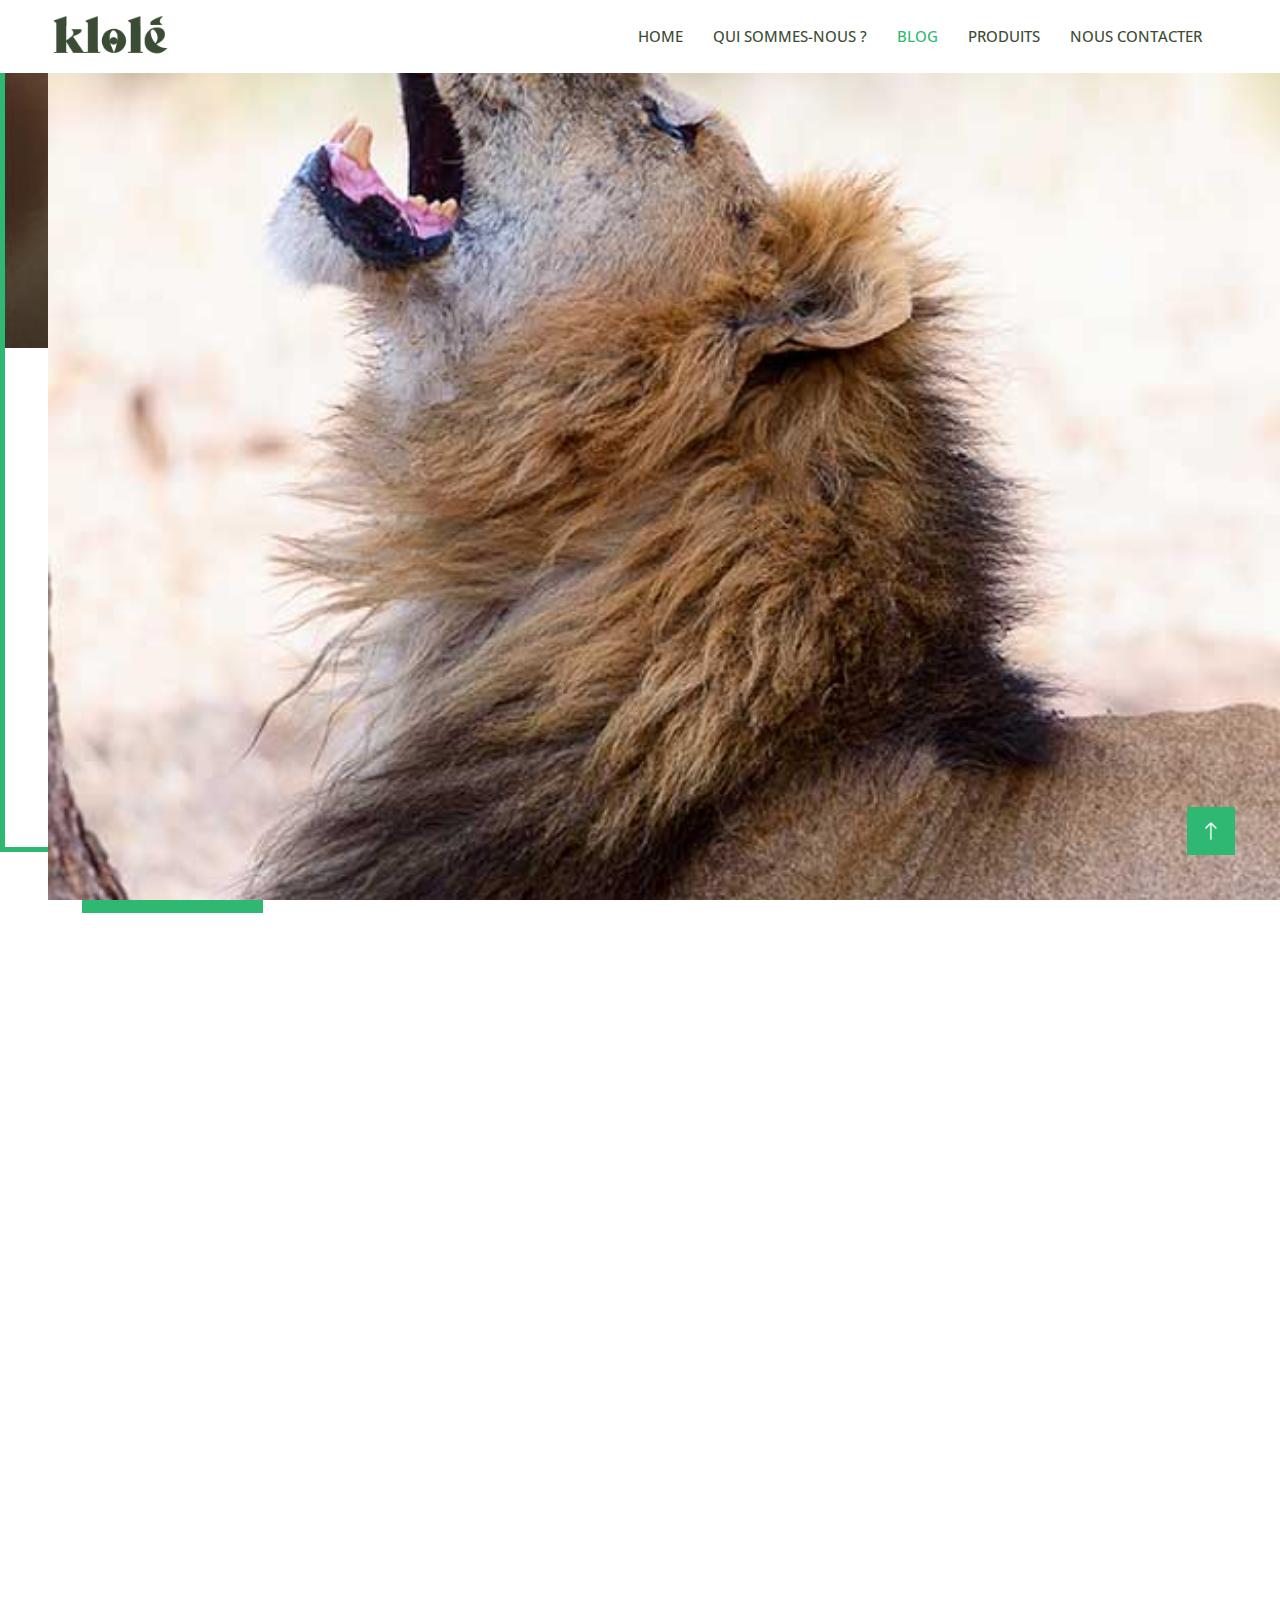
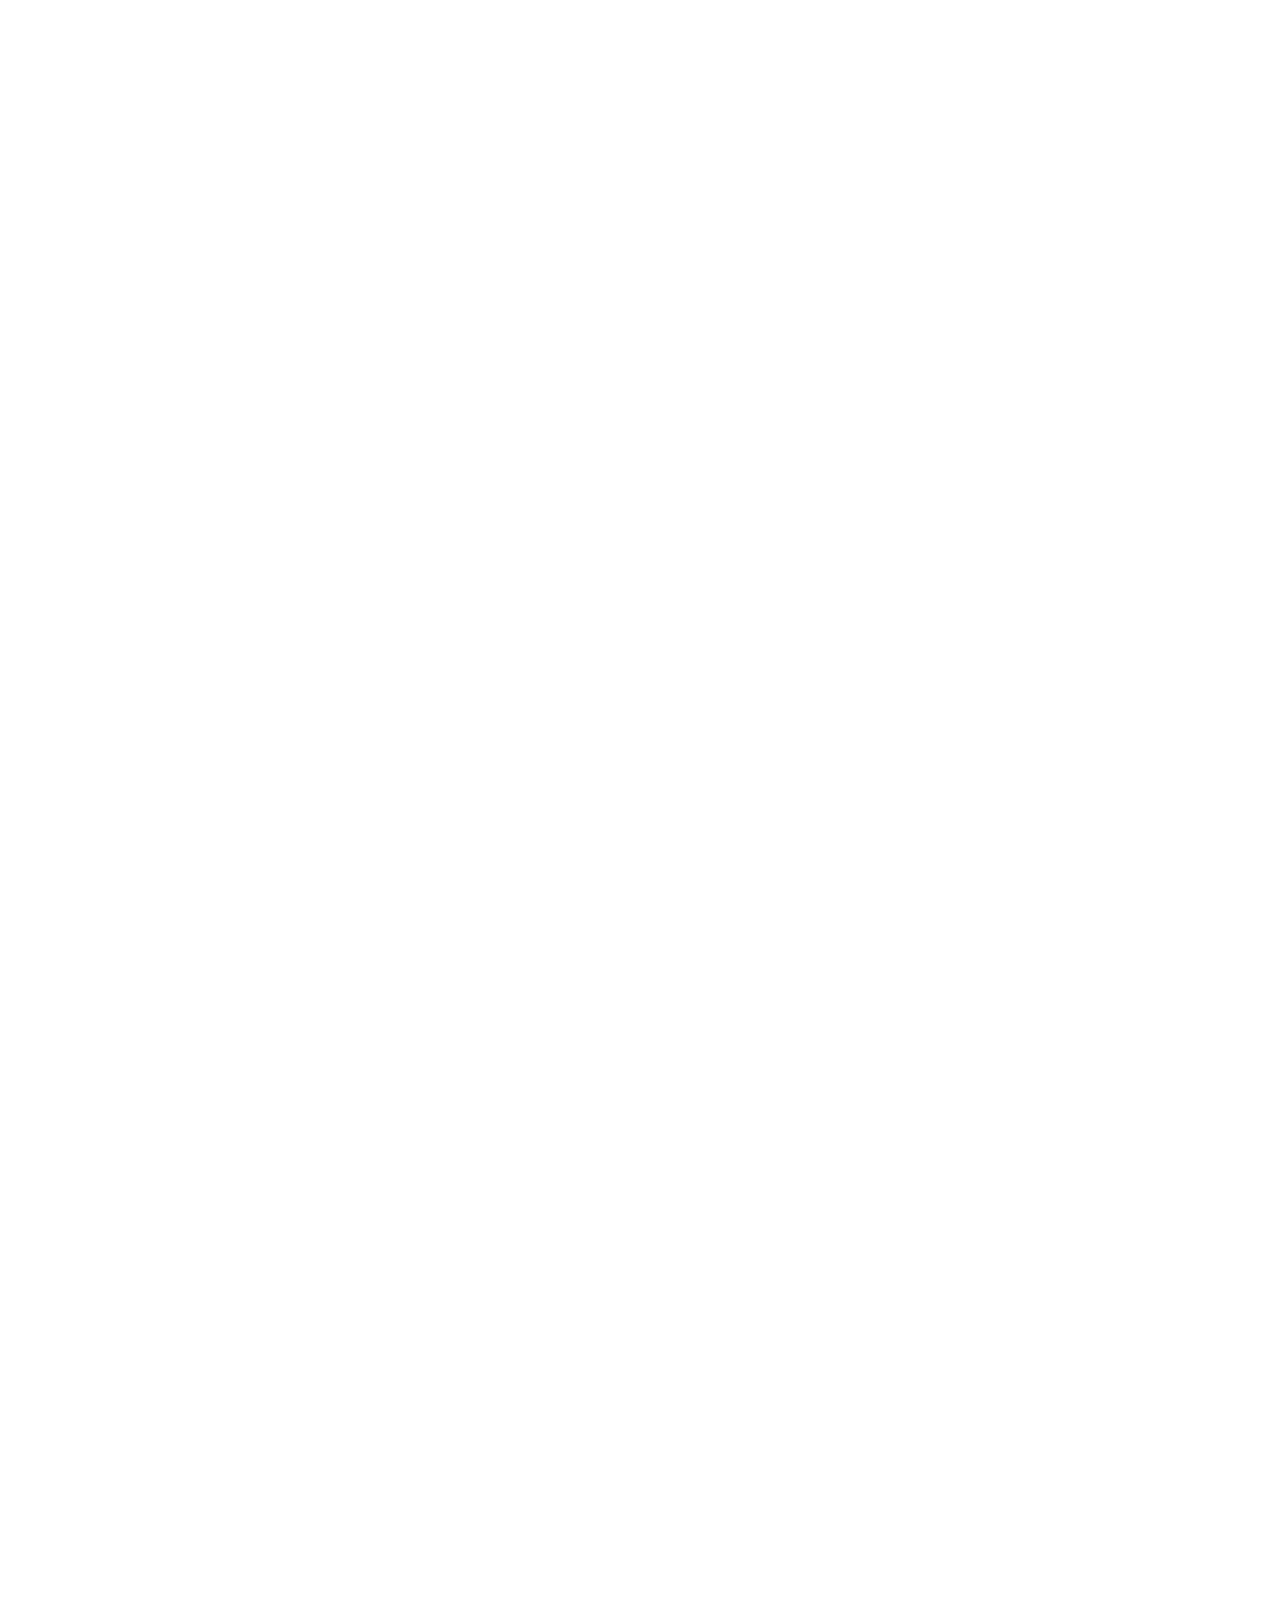
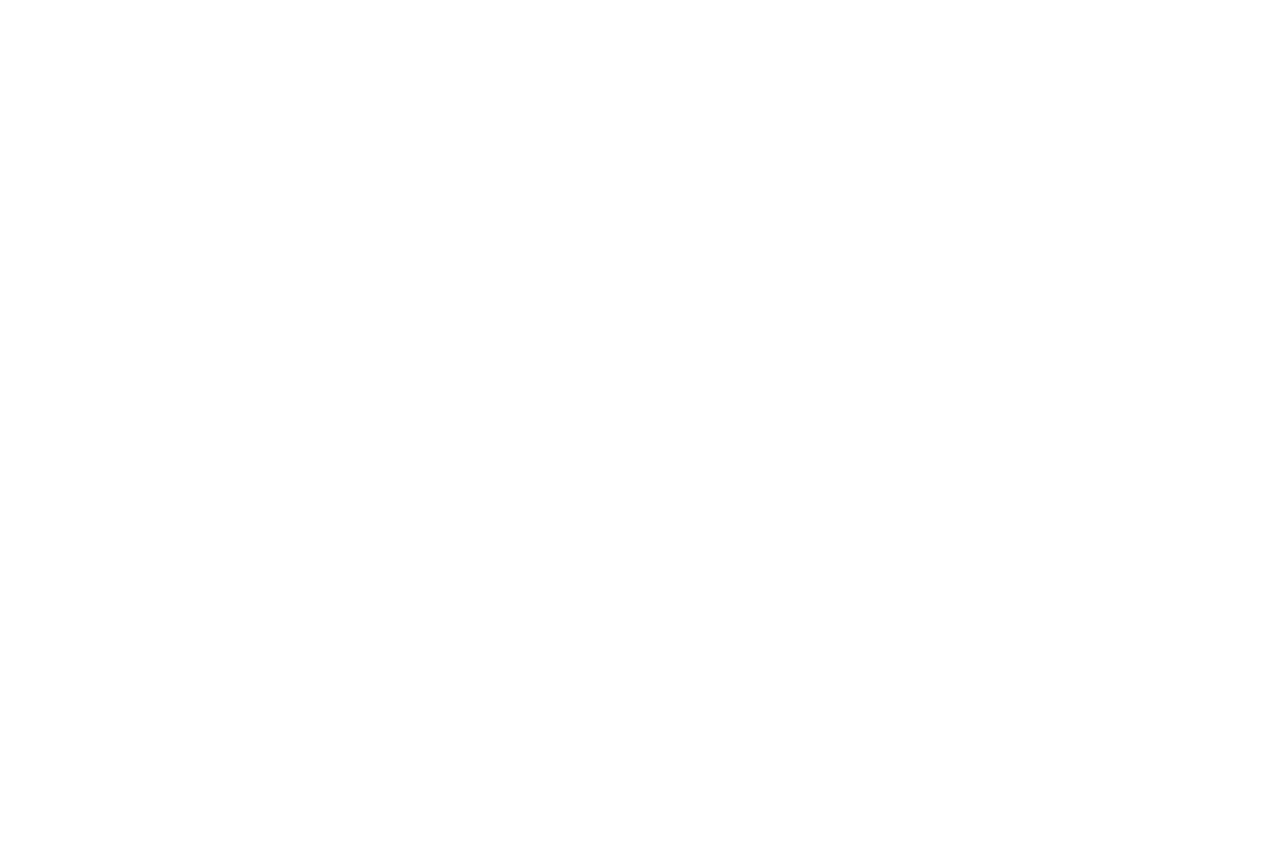
<file: blog.html>
<!DOCTYPE html>
<html lang="en">
  <head>
    <meta charset="utf-8" />
    <title>Klole</title>
    <meta content="width=device-width, initial-scale=1.0" name="viewport" />
    <meta content="" name="keywords" />
    <meta content="" name="description" />

    <!-- Favicon -->
    <link href="img/favicon.ico" rel="icon" />

    <!-- Google Web Fonts -->
    <link rel="preconnect" href="https://fonts.googleapis.com"/>
    <link rel="preconnect" href="https://fonts.gstatic.com" crossorigin/>
    <link href="https://fonts.googleapis.com/css2?family=Open+Sans:wght@400;500&family=Quicksand:wght@600;700&display=swap"
      rel="stylesheet"/>

    <!-- Icon Font Stylesheet -->
    <link
      href="https://cdnjs.cloudflare.com/ajax/libs/font-awesome/5.10.0/css/all.min.css"
      rel="stylesheet"
    />
    <link
      href="https://cdn.jsdelivr.net/npm/bootstrap-icons@1.4.1/font/bootstrap-icons.css"
      rel="stylesheet"
    />

    <!-- Libraries Stylesheet -->
    <link href="lib/animate/animate.min.css" rel="stylesheet" />
    <link href="lib/lightbox/css/lightbox.min.css" rel="stylesheet" />
    <link href="lib/owlcarousel/assets/owl.carousel.min.css" rel="stylesheet" />

    <!-- Customized Bootstrap Stylesheet -->
    <link href="css/bootstrap.min.css" rel="stylesheet" />

    <!-- Template Stylesheet -->
    <link href="css/style.css" rel="stylesheet" />
  </head>

  <body>
    <!-- Spinner Start -->
    <div
      id="spinner"
      class="show bg-white position-fixed translate-middle w-100 vh-100 top-50 start-50 d-flex align-items-center justify-content-center"
    >
      <div
        class="spinner-border text-primary"
        style="width: 3rem; height: 3rem"
        role="status"
      >
        <span class="sr-only">Loading...</span>
      </div>
    </div>
    <!-- Spinner End -->

    <!-- Topbar Start -->
    <!-- <div class="container-fluid bg-light p-0 wow fadeIn" data-wow-delay="0.1s">
      <div class="row gx-0 d-none d-lg-flex">
        <div class="col-lg-7 px-5 text-start">
          <div class="h-100 d-inline-flex align-items-center py-3 me-4">
            <small class="fa fa-map-marker-alt text-primary me-2"></small>
            <small>123 Street, New York, USA</small>
          </div>
          <div class="h-100 d-inline-flex align-items-center py-3">
            <small class="far fa-clock text-primary me-2"></small>
            <small>Mon - Fri : 09.00 AM - 09.00 PM</small>
          </div>
        </div>
        <div class="col-lg-5 px-5 text-end">
          <div class="h-100 d-inline-flex align-items-center py-3 me-4">
            <small class="fa fa-phone-alt text-primary me-2"></small>
            <small>+012 345 6789</small>
          </div>
          <div class="h-100 d-inline-flex align-items-center">
            <a class="btn btn-sm-square bg-white text-primary me-1" href=""
              ><i class="fab fa-facebook-f"></i
            ></a>
            <a class="btn btn-sm-square bg-white text-primary me-1" href=""
              ><i class="fab fa-twitter"></i
            ></a>
            <a class="btn btn-sm-square bg-white text-primary me-1" href=""
              ><i class="fab fa-linkedin-in"></i
            ></a>
            <a class="btn btn-sm-square bg-white text-primary me-0" href=""
              ><i class="fab fa-instagram"></i
            ></a>
          </div>
        </div>
      </div>
    </div> -->
    <!-- Topbar End -->

    <!-- Navbar Start -->
    <nav class="navbar navbar-expand-lg bg-white navbar-light sticky-top py-lg-0 px-4 px-lg-5 wow fadeIn" data-wow-delay="0.1s">
      <a href="index.html" class="navbar-brand p-0">
        <img class="img-fluid me-3" src="img/icon/icon-01.png" alt="Icon"/>
        
        
        <!-- <h1 class="m-0 text-primary">Zoofari</h1> -->
      </a>
      <button
        type="button"
        class="navbar-toggler"
        data-bs-toggle="collapse"
        data-bs-target="#navbarCollapse"
      >
        <span class="navbar-toggler-icon"></span>
      </button>
      <div class="collapse navbar-collapse py-4 py-lg-0" id="navbarCollapse">
        <div class="navbar-nav ms-auto">
          <a href="index.html" class="nav-item nav-link">Home</a>
          <a href="about.html" class="nav-item nav-link">Qui sommes-nous ?</a>
          <a href="blog.html" class="nav-item nav-link active">Blog</a>
          <a href="service.html" class="nav-item nav-link">Produits</a>

          <!-- <div class="nav-item dropdown">
            <a
              href="#"
              class="nav-link dropdown-toggle"
              data-bs-toggle="dropdown"
              >Pages</a>
            <div class="dropdown-menu rounded-0 rounded-bottom m-0">
              <a href="animal.html" class="dropdown-item">Our Animals</a>
              <a href="membership.html" class="dropdown-item">Membership</a>
              <a href="visiting.html" class="dropdown-item">Visiting Hours</a>
              <a href="testimonial.html" class="dropdown-item">Testimonial</a>
              <a href="404.html" class="dropdown-item">404 Page</a>
            </div>
          </div> -->

          <a href="contact.html" class="nav-item nav-link">Nous contacter</a>
        </div>
        
        <!-- <a href="" class="btn btn-primary"
          >Buy Ticket<i class="fa fa-arrow-right ms-3"></i
        ></a> -->


        </div>
    </nav>
    <!-- Navbar End -->

    <!-- Page Header Start -->
    <div
      class="container-fluid header-bg py-5 mb-5 wow fadeIn"
      data-wow-delay="0.1s"
    >
      <div class="container py-5">
        <h1 class="display-4 text-white mb-3 animated slideInDown">Blog</h1>
        
        
        <!-- <nav aria-label="breadcrumb animated slideInDown">
          <ol class="breadcrumb mb-0">
            <li class="breadcrumb-item">
              <a class="text-white" href="#">Home</a>
            </li>
            <li class="breadcrumb-item">
              <a class="text-white" href="#">Pages</a>
            </li>
            <li class="breadcrumb-item text-primary active" aria-current="page">
              About Us
            </li>
          </ol>
        </nav> -->


      </div>
    </div>
    <!-- Page Header End -->

    <!-- About Start -->
    <div class="container-xxl py-5">
      <div class="container">
        <div class="row g-5">
          <div class="col-lg-6 wow fadeInUp" data-wow-delay="0.1s">
            <!-- <p><span class="text-primary me-2">#</span>Bienvenue sur KLole</p> -->
            
            <h1 class="display-5 mb-4">
              Why You Should Visit
              <span class="text-primary">Zoofari</span> Park!
            </h1>
            <p class="mb-4">
              Stet no et lorem dolor et diam, amet duo ut dolore vero eos. No
              stet est diam rebum amet diam ipsum. Clita clita labore, dolor duo
              nonumy clita sit at, sed sit sanctus dolor eos.
            </p>
            <h5 class="mb-3">
              <i class="far fa-check-circle text-primary me-3"></i>Free Car
              Parking
            </h5>
            <h5 class="mb-3">
              <i class="far fa-check-circle text-primary me-3"></i>Natural
              Environment
            </h5>
            <h5 class="mb-3">
              <i class="far fa-check-circle text-primary me-3"></i>Professional
              Guide & Security
            </h5>
            <h5 class="mb-3">
              <i class="far fa-check-circle text-primary me-3"></i>World Best
              Animals
            </h5>
            <a class="btn btn-primary py-3 px-5 mt-3" href="">Read More</a>
          </div>
          <div class="col-lg-6 wow fadeInUp" data-wow-delay="0.5s">
            <div class="img-border">
              <img class="img-fluid" src="img/about.jpg" alt="" />
            </div>
          </div>
        </div>
      </div>
    </div>

    <div class="container-xxl py-5">
        <div class="container">
          <div class="row g-5">
            <div class="col-lg-6 wow fadeInUp" data-wow-delay="0.1s">
              <!-- <p><span class="text-primary me-2">#</span>Bienvenue sur KLole</p> -->
              
              <h1 class="display-5 mb-4">
                Why You Should Visit
                <span class="text-primary">Zoofari</span> Park!
              </h1>
              <p class="mb-4">
                Stet no et lorem dolor et diam, amet duo ut dolore vero eos. No
                stet est diam rebum amet diam ipsum. Clita clita labore, dolor duo
                nonumy clita sit at, sed sit sanctus dolor eos.
              </p>
              <h5 class="mb-3">
                <i class="far fa-check-circle text-primary me-3"></i>Free Car
                Parking
              </h5>
              <h5 class="mb-3">
                <i class="far fa-check-circle text-primary me-3"></i>Natural
                Environment
              </h5>
              <h5 class="mb-3">
                <i class="far fa-check-circle text-primary me-3"></i>Professional
                Guide & Security
              </h5>
              <h5 class="mb-3">
                <i class="far fa-check-circle text-primary me-3"></i>World Best
                Animals
              </h5>
              <a class="btn btn-primary py-3 px-5 mt-3" href="">Read More</a>
            </div>
            <div class="col-lg-6 wow fadeInUp" data-wow-delay="0.5s">
              <div class="img-border">
                <img class="img-fluid" src="img/about.jpg" alt="" />
              </div>
            </div>
          </div>
        </div>
      </div>

      <div class="container-xxl py-5">
        <div class="container">
          <div class="row g-5">
            <div class="col-lg-6 wow fadeInUp" data-wow-delay="0.1s">
              <!-- <p><span class="text-primary me-2">#</span>Bienvenue sur KLole</p> -->
              
              <h1 class="display-5 mb-4">
                Why You Should Visit
                <span class="text-primary">Zoofari</span> Park!
              </h1>
              <p class="mb-4">
                Stet no et lorem dolor et diam, amet duo ut dolore vero eos. No
                stet est diam rebum amet diam ipsum. Clita clita labore, dolor duo
                nonumy clita sit at, sed sit sanctus dolor eos.
              </p>
              <h5 class="mb-3">
                <i class="far fa-check-circle text-primary me-3"></i>Free Car
                Parking
              </h5>
              <h5 class="mb-3">
                <i class="far fa-check-circle text-primary me-3"></i>Natural
                Environment
              </h5>
              <h5 class="mb-3">
                <i class="far fa-check-circle text-primary me-3"></i>Professional
                Guide & Security
              </h5>
              <h5 class="mb-3">
                <i class="far fa-check-circle text-primary me-3"></i>World Best
                Animals
              </h5>
              <a class="btn btn-primary py-3 px-5 mt-3" href="">Read More</a>
            </div>
            <div class="col-lg-6 wow fadeInUp" data-wow-delay="0.5s">
              <div class="img-border">
                <img class="img-fluid" src="img/about.jpg" alt="" />
              </div>
            </div>
          </div>
        </div>
      </div>


      <div class="container-xxl py-5">
        <div class="container">
          <div class="row g-5">
            <div class="col-lg-6 wow fadeInUp" data-wow-delay="0.1s">
              <!-- <p><span class="text-primary me-2">#</span>Bienvenue sur KLole</p> -->
              
              <h1 class="display-5 mb-4">
                Why You Should Visit
                <span class="text-primary">Zoofari</span> Park!
              </h1>
              <p class="mb-4">
                Stet no et lorem dolor et diam, amet duo ut dolore vero eos. No
                stet est diam rebum amet diam ipsum. Clita clita labore, dolor duo
                nonumy clita sit at, sed sit sanctus dolor eos.
              </p>
              <h5 class="mb-3">
                <i class="far fa-check-circle text-primary me-3"></i>Free Car
                Parking
              </h5>
              <h5 class="mb-3">
                <i class="far fa-check-circle text-primary me-3"></i>Natural
                Environment
              </h5>
              <h5 class="mb-3">
                <i class="far fa-check-circle text-primary me-3"></i>Professional
                Guide & Security
              </h5>
              <h5 class="mb-3">
                <i class="far fa-check-circle text-primary me-3"></i>World Best
                Animals
              </h5>
              <a class="btn btn-primary py-3 px-5 mt-3" href="">Read More</a>
            </div>
            <div class="col-lg-6 wow fadeInUp" data-wow-delay="0.5s">
              <div class="img-border">
                <img class="img-fluid" src="img/about.jpg" alt="" />
              </div>
            </div>
          </div>
        </div>
      </div>



    <!-- About End -->

    <!-- Facts Start -->
    <div
      class="container-xxl bg-primary facts my-5 py-5 wow fadeInUp"
      data-wow-delay="0.1s"
    >
      <div class="container py-5">
        <div class="row g-4">
          <div
            class="col-md-6 col-lg-3 text-center wow fadeIn"
            data-wow-delay="0.1s"
          >
            <i class="fa fa-paw fa-3x text-primary mb-3"></i>
            <h1 class="text-white mb-2" data-toggle="counter-up">12345</h1>
            <p class="text-white mb-0">Total Animal</p>
          </div>
          <div
            class="col-md-6 col-lg-3 text-center wow fadeIn"
            data-wow-delay="0.3s"
          >
            <i class="fa fa-users fa-3x text-primary mb-3"></i>
            <h1 class="text-white mb-2" data-toggle="counter-up">12345</h1>
            <p class="text-white mb-0">Daily Vigitors</p>
          </div>
          <div
            class="col-md-6 col-lg-3 text-center wow fadeIn"
            data-wow-delay="0.5s"
          >
            <i class="fa fa-certificate fa-3x text-primary mb-3"></i>
            <h1 class="text-white mb-2" data-toggle="counter-up">12345</h1>
            <p class="text-white mb-0">Total Membership</p>
          </div>
          <div
            class="col-md-6 col-lg-3 text-center wow fadeIn"
            data-wow-delay="0.7s"
          >
            <i class="fa fa-shield-alt fa-3x text-primary mb-3"></i>
            <h1 class="text-white mb-2" data-toggle="counter-up">12345</h1>
            <p class="text-white mb-0">Save Wild Life</p>
          </div>
        </div>
      </div>
    </div>
    <!-- Facts End -->

    <!-- Testimonial Start -->
    <div class="container-xxl py-5">
      <div class="container">
        <h1
          class="display-5 text-center mb-5 wow fadeInUp"
          data-wow-delay="0.1s"
        >
          Our Clients Say!
        </h1>
        <div
          class="owl-carousel testimonial-carousel wow fadeInUp"
          data-wow-delay="0.1s"
        >
          <div class="testimonial-item text-center">
            <img
              class="img-fluid rounded-circle border border-2 p-2 mx-auto mb-4"
              src="img/testimonial-1.jpg"
              style="width: 100px; height: 100px"
            />
            <div class="testimonial-text rounded text-center p-4">
              <p>
                Clita clita tempor justo dolor ipsum amet kasd amet duo justo
                duo duo labore sed sed. Magna ut diam sit et amet stet eos sed
                clita erat magna elitr erat sit sit erat at rebum justo sea
                clita.
              </p>
              <h5 class="mb-1">Patient Name</h5>
              <span class="fst-italic">Profession</span>
            </div>
          </div>
          <div class="testimonial-item text-center">
            <img
              class="img-fluid rounded-circle border border-2 p-2 mx-auto mb-4"
              src="img/testimonial-2.jpg"
              style="width: 100px; height: 100px"
            />
            <div class="testimonial-text rounded text-center p-4">
              <p>
                Clita clita tempor justo dolor ipsum amet kasd amet duo justo
                duo duo labore sed sed. Magna ut diam sit et amet stet eos sed
                clita erat magna elitr erat sit sit erat at rebum justo sea
                clita.
              </p>
              <h5 class="mb-1">Patient Name</h5>
              <span class="fst-italic">Profession</span>
            </div>
          </div>
          <div class="testimonial-item text-center">
            <img
              class="img-fluid rounded-circle border border-2 p-2 mx-auto mb-4"
              src="img/testimonial-3.jpg"
              style="width: 100px; height: 100px"
            />
            <div class="testimonial-text rounded text-center p-4">
              <p>
                Clita clita tempor justo dolor ipsum amet kasd amet duo justo
                duo duo labore sed sed. Magna ut diam sit et amet stet eos sed
                clita erat magna elitr erat sit sit erat at rebum justo sea
                clita.
              </p>
              <h5 class="mb-1">Patient Name</h5>
              <span class="fst-italic">Profession</span>
            </div>
          </div>
        </div>
      </div>
    </div>
    <!-- Testimonial End -->

    <!-- Footer Start -->
    <div
      class="container-fluid footer bg-dark text-light footer mt-5 pt-5 wow fadeIn"
      data-wow-delay="0.1s"
    >
      <div class="container py-5">
        <div class="row g-5">
          <div class="col-lg-3 col-md-6">
            <h5 class="text-light mb-4">Address</h5>

            <!-- <p class="mb-2">
              <i class="fa fa-map-marker-alt me-3"></i>123 Street, New York, USA
            </p> -->
            
            <p class="mb-2">
              <i class="fa fa-phone-alt me-3"></i>+33 633 890 254
            </p>
            <p class="mb-2">
              <i class="fa fa-envelope me-3"></i>info@klole.fr
            </p>

            
            <div class="d-flex pt-2">
              <a class="btn btn-outline-light btn-social" href=""
                ><i class="fab fa-twitter"></i
              ></a>
              <a class="btn btn-outline-light btn-social" href=""
                ><i class="fab fa-facebook-f"></i
              ></a>
              <a class="btn btn-outline-light btn-social" href=""
                ><i class="fab fa-youtube"></i
              ></a>
              <a class="btn btn-outline-light btn-social" href=""
                ><i class="fab fa-linkedin-in"></i
              ></a>
            </div>
          </div>

          <div class="col-lg-3 col-md-6">
            <!-- <h5 class="text-light mb-4">Quick Links</h5>
            <a class="btn btn-link" href="">About Us</a>
            <a class="btn btn-link" href="">Contact Us</a>
            <a class="btn btn-link" href="">Our Services</a>
            <a class="btn btn-link" href="">Terms & Condition</a>
            <a class="btn btn-link" href="">Support</a> -->
          </div>
          <!-- <div class="col-lg-3 col-md-6">
            <h5 class="text-light mb-4">Popular Links</h5>
            <a class="btn btn-link" href="">About Us</a>
            <a class="btn btn-link" href="">Contact Us</a>
            <a class="btn btn-link" href="">Our Services</a>
            <a class="btn btn-link" href="">Terms & Condition</a>
            <a class="btn btn-link" href="">Support</a>
          </div> -->


          
          <div class="col-lg-3 col-md-6">
            <h5 class="text-light mb-4">Newsletter</h5>
            <p>Dolor amet sit justo amet elitr clita ipsum elitr est.</p>
            <div class="position-relative mx-auto" style="max-width: 400px">
              <input
                class="form-control border-0 w-100 py-3 ps-4 pe-5"
                type="text"
                placeholder="Your email"
              />
              <button
                type="button"
                class="btn btn-primary py-2 position-absolute top-0 end-0 mt-2 me-2"
              >
                SignUp
              </button>
            </div>
          </div>
        </div>
      </div>
      <div class="container">
        <div class="copyright">
          <div class="row">
            <div class="col-md-6 text-center text-md-start mb-3 mb-md-0">
              &copy; <a class="border-bottom" href="#">Klole</a>, All
              Right Reserved.
            </div>
            <div class="col-md-6 text-center text-md-end">
              <!--/*** This template is free as long as you keep the footer author’s credit link/attribution link/backlink. If you'd like to use the template without the footer author’s credit link/attribution link/backlink, you can purchase the Credit Removal License from "https://htmlcodex.com/credit-removal". Thank you for your support. ***/-->
              Designed By
              <a class="border-bottom" href="https://htmlcodex.com"
                >HTML Codex</a
              >
              <br />Distributed By:
              <a href="https://themewagon.com" target="_blank">ThemeWagon</a>
            </div>
          </div>
        </div>
      </div>
    </div>
    <!-- Footer End -->

    <!-- Back to Top -->
    <a href="#" class="btn btn-lg btn-primary btn-lg-square back-to-top"
      ><i class="bi bi-arrow-up"></i
    ></a>

    <!-- JavaScript Libraries -->
    <script src="https://code.jquery.com/jquery-3.4.1.min.js"></script>
    <script src="https://cdn.jsdelivr.net/npm/bootstrap@5.0.0/dist/js/bootstrap.bundle.min.js"></script>
    <script src="lib/wow/wow.min.js"></script>
    <script src="lib/easing/easing.min.js"></script>
    <script src="lib/waypoints/waypoints.min.js"></script>
    <script src="lib/counterup/counterup.min.js"></script>
    <script src="lib/owlcarousel/owl.carousel.min.js"></script>
    <script src="lib/lightbox/js/lightbox.min.js"></script>

    <!-- Template Javascript -->
    <script src="js/main.js"></script>
  </body>
</html>
</file>
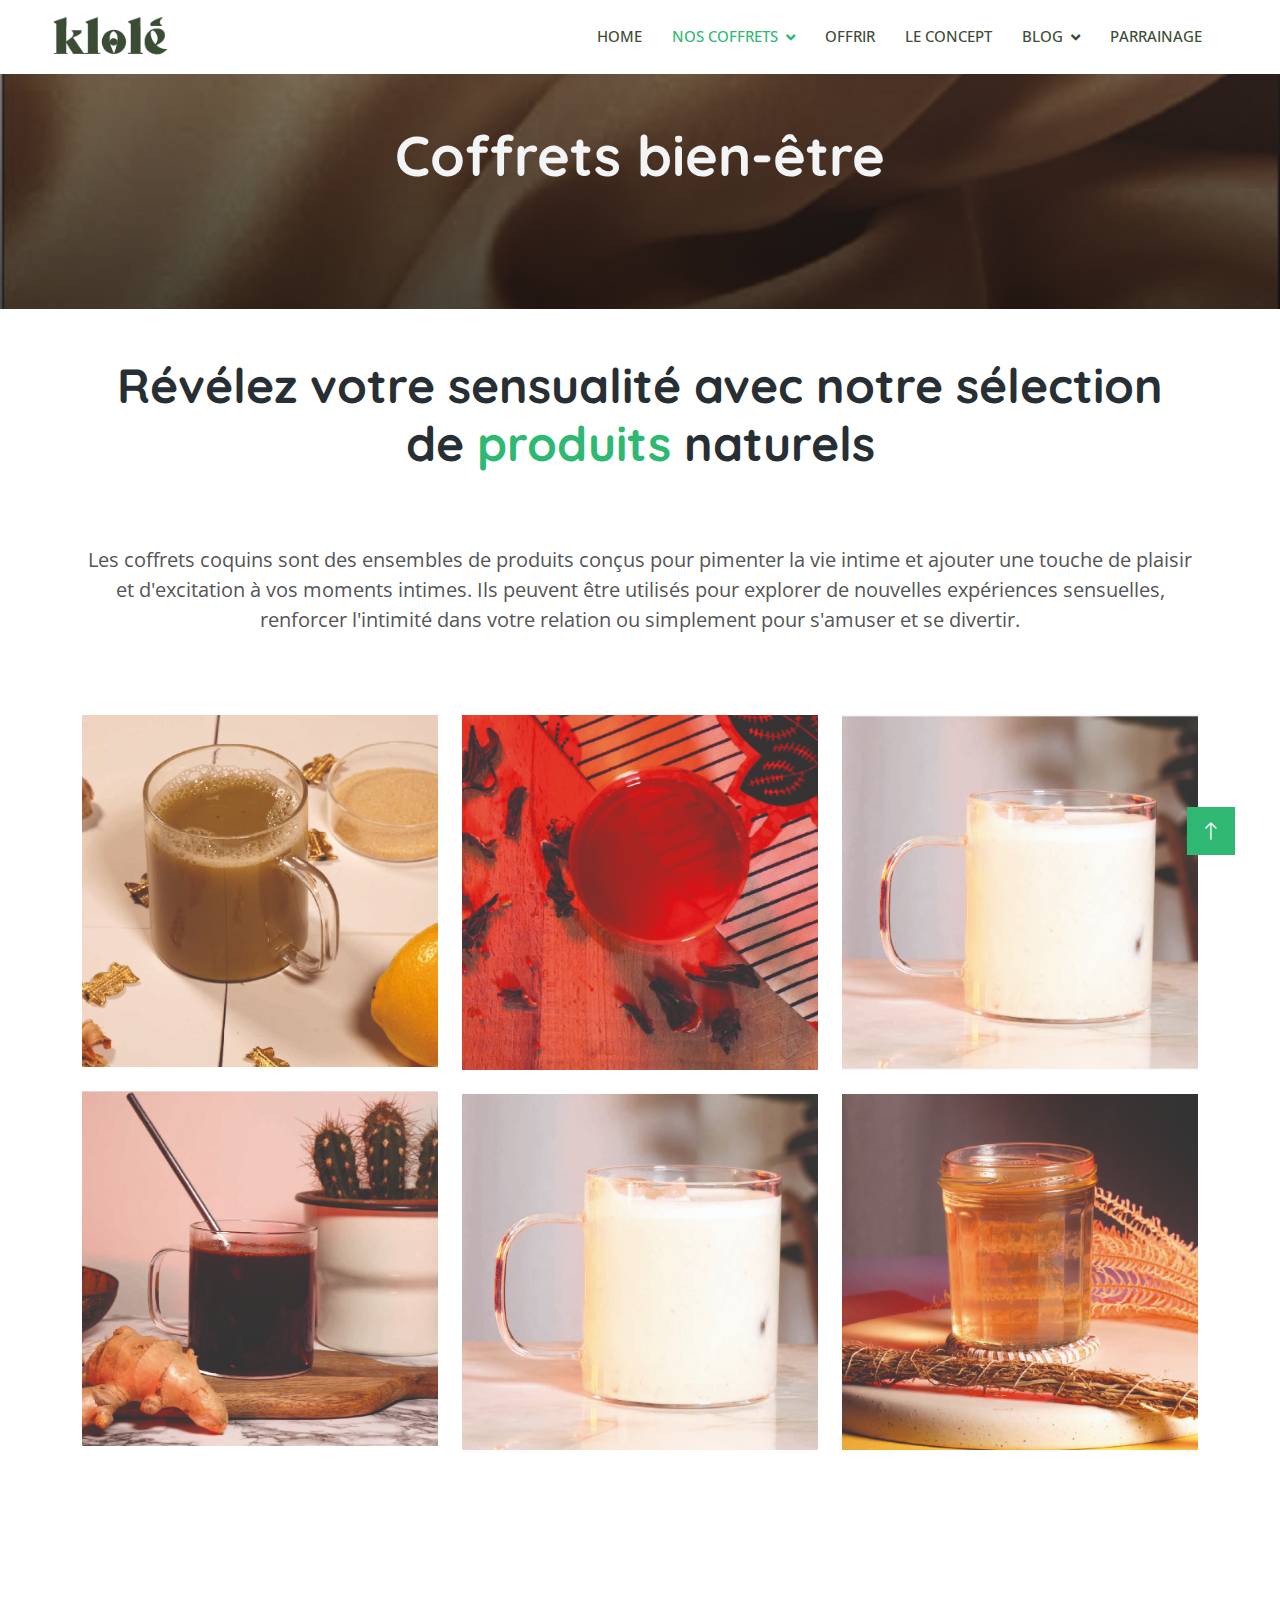
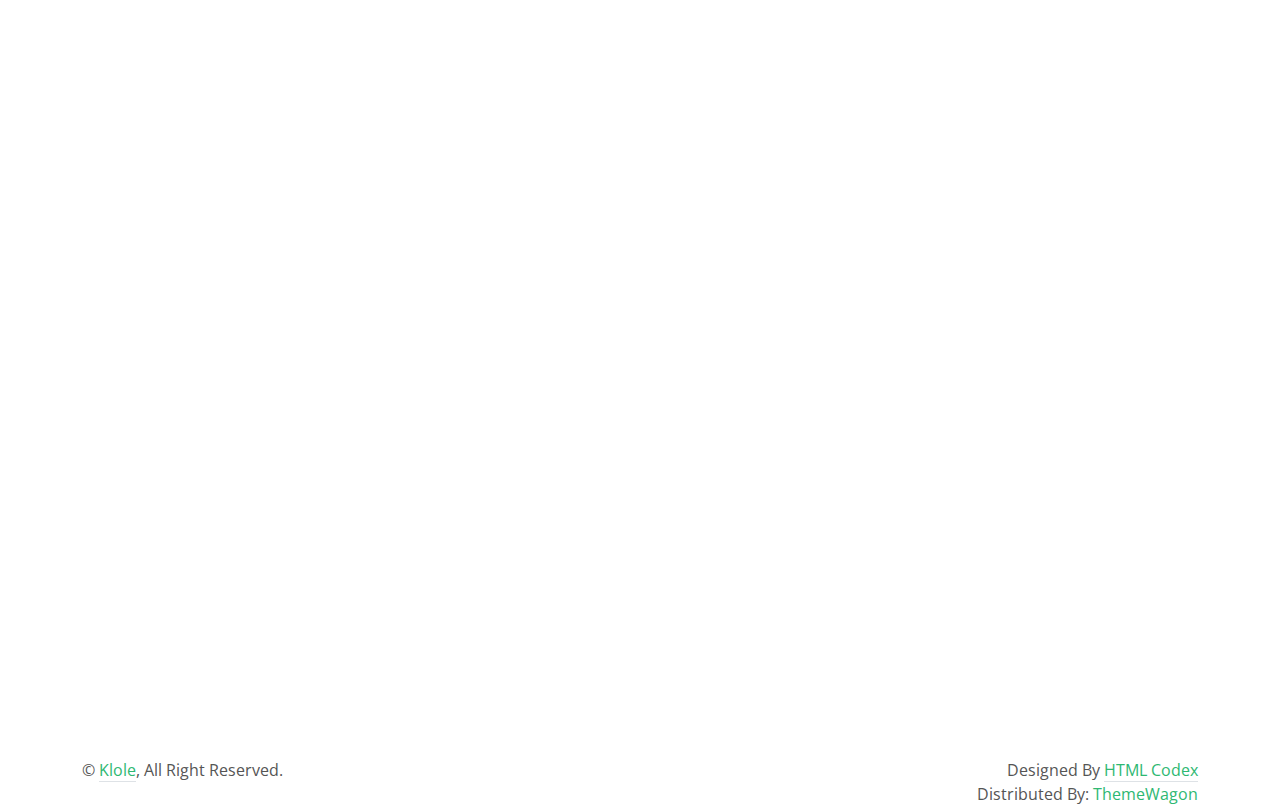
<file: coffrets-bien-être.html>
<!DOCTYPE html>
<html lang="fr">
  <head>
    <meta charset="utf-8" />
    <title>Klole | Coffrets bien-être</title>
    <meta content="width=device-width, initial-scale=1.0" name="viewport" />
    <meta content="" name="keywords" />
    <meta content="" name="description" />

    <!-- Favicon -->
    <link href="img/favicon.ico" rel="icon" />

    <!-- Google Web Fonts -->
    <link rel="preconnect" href="https://fonts.googleapis.com"/>
    <link rel="preconnect" href="https://fonts.gstatic.com" crossorigin/>
    <link
      href="https://fonts.googleapis.com/css2?family=Open+Sans:wght@400;500&family=Quicksand:wght@600;700&display=swap"
      rel="stylesheet"
    />

    <!-- Icon Font Stylesheet -->
    <link
      href="https://cdnjs.cloudflare.com/ajax/libs/font-awesome/5.10.0/css/all.min.css"
      rel="stylesheet"
    />
    <link
      href="https://cdn.jsdelivr.net/npm/bootstrap-icons@1.4.1/font/bootstrap-icons.css"
      rel="stylesheet"
    />

    <!-- Libraries Stylesheet -->
    <link href="lib/animate/animate.min.css" rel="stylesheet" />
    <link href="lib/lightbox/css/lightbox.min.css" rel="stylesheet" />
    <link href="lib/owlcarousel/assets/owl.carousel.min.css" rel="stylesheet" />

    <!-- Customized Bootstrap Stylesheet -->
    <link href="css/bootstrap.min.css" rel="stylesheet" />

    <!-- Template Stylesheet -->
    <link href="css/style.css" rel="stylesheet" />
  </head>

  <body>
    <!-- Spinner Start -->
    <div
      id="spinner"
      class="show bg-white position-fixed translate-middle w-100 vh-100 top-50 start-50 d-flex align-items-center justify-content-center"
    >
      <div
        class="spinner-border text-primary"
        style="width: 3rem; height: 3rem"
        role="status"
      >
        <span class="sr-only">Loading...</span>
      </div>
    </div>
    <!-- Spinner End -->

    <!-- Topbar Start
    <div class="container-fluid bg-light p-0 wow fadeIn" data-wow-delay="0.1s">
      <div class="row gx-0 d-none d-lg-flex">
        <div class="col-lg-7 px-5 text-start">
          <div class="h-100 d-inline-flex align-items-center py-3 me-4">
            <small class="fa fa-map-marker-alt text-primary me-2"></small>
            <small>123 Street, New York, USA</small>
          </div>
          <div class="h-100 d-inline-flex align-items-center py-3">
            <small class="far fa-clock text-primary me-2"></small>
            <small>Mon - Fri : 09.00 AM - 09.00 PM</small>
          </div>
        </div>
        <div class="col-lg-5 px-5 text-end">
          <div class="h-100 d-inline-flex align-items-center py-3 me-4">
            <small class="fa fa-phone-alt text-primary me-2"></small>
            <small>+33 633 89 02 54</small>
          </div>
          <div class="h-100 d-inline-flex align-items-center">
            <a class="btn btn-sm-square bg-white text-primary me-1" href=""
              ><i class="fab fa-facebook-f"></i
            ></a>
            <a class="btn btn-sm-square bg-white text-primary me-1" href=""
              ><i class="fab fa-twitter"></i
            ></a>
            <a class="btn btn-sm-square bg-white text-primary me-1" href=""
              ><i class="fab fa-linkedin-in"></i
            ></a>
            <a class="btn btn-sm-square bg-white text-primary me-0" href=""
              ><i class="fab fa-instagram"></i
            ></a>
          </div>
        </div>
      </div>
    </div> -->
    <!-- Topbar End -->

    <!-- Navbar Start -->


    
    <nav
      class="navbar navbar-expand-lg bg-white navbar-light sticky-top py-lg-0 px-4 px-lg-5 wow fadeIn"
      data-wow-delay="0.1s">
      <a href="index.html" class="navbar-brand p-0">
        <img class="img-fluid me-3" src="img/icon/icon-01.png" alt="Icon"/>

      <!-- <h1 class="m-0 text-primary">Zoofari</h1> -->

    </a>
      <button type="button" class="navbar-toggler" data-bs-toggle="collapse"
        data-bs-target="#navbarCollapse">
        <span class="navbar-toggler-icon"></span>
      </button>
      <div class="collapse navbar-collapse py-4 py-lg-0" id="navbarCollapse">
        <div class="navbar-nav ms-auto">
          <a href="index.html" class="nav-item nav-link ">Home</a>
          <div class="nav-item dropdown">
            <a href="nos-coffrets.html" class="nav-link dropdown-toggle active" data-bs-toggle="dropdown">Nos coffrets</a>
            <div class="dropdown-menu rounded-0 rounded-bottom m-0">
              <a href="coffrets-coquins.html" class="dropdown-item ">Coffrets coquins</a>
              <a href="coffrets-bien-être.html" class="dropdown-item active">Coffrets bien-être</a>
              <a href="etc.html" class="dropdown-item">Etc</a>
            </div>
          </div> 
          <a href="offrir.html" class="nav-item nav-link">Offrir</a>
          <a href="le-concept.html" class="nav-item nav-link">Le concept</a>
          

          <div class="nav-item dropdown">
            <a href="blog.html" class="nav-link dropdown-toggle" data-bs-toggle="dropdown">Blog</a>
            <div class="dropdown-menu rounded-0 rounded-bottom m-0">
              <a href="sexo.html" class="dropdown-item">Sexo</a>
              <a href="bien-etre.html" class="dropdown-item">Bien-être</a>
              <a href="etc-blog.html" class="dropdown-item">Etc.</a>
            </div>
          </div> 

          <a href="parrainage.html" class="nav-item nav-link">Parrainage</a>

         <!-- <div class="nav-item dropdown">
            <a href="#" class="nav-link dropdown-toggle" data-bs-toggle="dropdown">Pages</a>
            <div class="dropdown-menu rounded-0 rounded-bottom m-0">
              <a href="animal.html" class="dropdown-item">Our Animals</a>
              <a href="membership.html" class="dropdown-item">Membership</a>
              <a href="visiting.html" class="dropdown-item">Visiting Hours</a>
              <a href="testimonial.html" class="dropdown-item">Testimonial</a>
              <a href="404.html" class="dropdown-item">404 Page</a>
            </div>
          </div>  -->
         

        <!-- <a href="" class="btn btn-primary"
          >Buy Ticket<i class="fa fa-arrow-right ms-3"></i
        ></a> -->
      </div>
    </nav>


    <!-- Navbar End -->

    <!-- Header Start -->

    <div class="header-bg h-100 d-flex flex-column justify-content-center p-5">
            <h1 class="display-4 text-light mb-5" style="text-align: center;">
            Coffrets bien-être
            </h1>
            <div class="d-flex align-items-center pt-4 animated slideInDown">
            </div>
        </div>
      </div>

              <!-- <a href="" class="btn btn-primary py-sm-3 px-3 px-sm-5 me-5">Read More</a> -->
              <!-- <button
                type="button"
                class="btn-play"
                data-bs-toggle="modal"
                data-src="https://www.youtube.com/embed/DWRcNpR6Kdc"
                data-bs-target="#videoModal">
                <span></span>
              </button> -->
              <!-- <h6 class="text-white m-0 ms-4 d-none d-sm-block">Watch Video</h6> -->

        <!-- <div class="col-lg-6 wow fadeIn" data-wow-delay="0.5s">
          <div class="owl-carousel header-carousel">
            <div class="owl-carousel-item">
              <img class="img-fluid" src="img/photo-1.JPG" alt="" />
            </div>
            <div class="owl-carousel-item">
              <img class="img-fluid" src="img/photo-2.JPG" alt="" />
            </div>
            <div class="owl-carousel-item">
              <img class="img-fluid" src="img/photo-3.JPG" alt="" />
            </div>
          </div>
        </div>
      </div>
    </div> -->
    
    <!-- Header End -->

    <!-- Video Modal Start -->
    <div
      class="modal modal-video fade"
      id="videoModal"
      tabindex="-1"
      aria-labelledby="exampleModalLabel"
      aria-hidden="true"
    >
      <div class="modal-dialog">
        <div class="modal-content rounded-0">
          <div class="modal-header">
            <h3 class="modal-title" id="exampleModalLabel">Youtube Video</h3>
            <button
              type="button"
              class="btn-close"
              data-bs-dismiss="modal"
              aria-label="Close"
            ></button>
          </div>
          <div class="modal-body">
            <!-- 16:9 aspect ratio -->
            <div class="ratio ratio-16x9">
              <iframe
                class="embed-responsive-item"
                src=""
                id="video"
                allowfullscreen
                allowscriptaccess="always"
                allow="autoplay"
              ></iframe>
            </div>
          </div>
        </div>
      </div>
    </div>
    <!-- Video Modal End -->

    <!-- About Start -->
   
    <!-- <div class="container-xxl py-5">
      <div class="container">
        <div class="row g-5">
          <div class="col-lg-6 wow fadeInUp" data-wow-delay="0.1s">
            <p><span class="text-primary me-2">#</span>Bienvenue sur Klole</p>
            <h1 class="display-5 mb-4">
              Connectez-vous avec
              <span class="text-primary">votre</span> sensualité!
            </h1>
            <p class="mb-4">
              Nous sommes passionnés par le bien-être, l'intimité et la connexion avec soi-même. Notre site web est conçu pour vous offrir une expérience enrichissante et vous guider dans l'exploration de notre gamme de produits naturels.
            </p>
            <h5 class="mb-3">
              <i class="far fa-check-circle text-primary me-3"></i>Bien-être sexuel, intimité & écoute de soi
            </h5>
            <h5 class="mb-3">
              <i class="far fa-check-circle text-primary me-3"></i>Transmission ancestrale d'inspiration africaine
            </h5>
            <h5 class="mb-3">
              <i class="far fa-check-circle text-primary me-3"></i>Soins naturels et objets érotiques
            </h5>
                        
            <a class="btn btn-primary py-3 px-5 mt-3" href="">En savoir plus</a>
          </div>
          <div class="col-lg-6 wow fadeInUp" data-wow-delay="0.5s">
            <div class="img-border">
              <img class="img-fluid" src="img/carre.jpg" alt="" />
            </div>
          </div>
        </div>
      </div>
    </div> -->

    <!-- About End -->

    <!-- Facts Start -->

    <!-- <div
      class="container-xxl bg-primary facts my-5 py-5 wow fadeInUp"
      data-wow-delay="0.1s"
    >
      <div class="container py-5">
        <div class="row g-4">
          <div
            class="col-md-6 col-lg-3 text-center wow fadeIn"
            data-wow-delay="0.1s"
          >
            <i class="fa fa-paw fa-3x text-primary mb-3"></i>
            <h1 class="text-white mb-2" data-toggle="counter-up">12345</h1>
            <p class="text-white mb-0">Total Animal</p>
          </div>
          <div
            class="col-md-6 col-lg-3 text-center wow fadeIn"
            data-wow-delay="0.3s"
          >
            <i class="fa fa-users fa-3x text-primary mb-3"></i>
            <h1 class="text-white mb-2" data-toggle="counter-up">12345</h1>
            <p class="text-white mb-0">Daily Vigitors</p>
          </div>
          <div
            class="col-md-6 col-lg-3 text-center wow fadeIn"
            data-wow-delay="0.5s"
          >
            <i class="fa fa-certificate fa-3x text-primary mb-3"></i>
            <h1 class="text-white mb-2" data-toggle="counter-up">12345</h1>
            <p class="text-white mb-0">Total Membership</p>
          </div>
          <div
            class="col-md-6 col-lg-3 text-center wow fadeIn"
            data-wow-delay="0.7s"
          >
            <i class="fa fa-shield-alt fa-3x text-primary mb-3"></i>
            <h1 class="text-white mb-2" data-toggle="counter-up">12345</h1>
            <p class="text-white mb-0">Save Wild Life</p>
          </div>
        </div>
      </div>
    </div> -->

    <!-- Facts End -->

    <!-- Service Start -->

    <!-- <div class="container-xxl py-5">
      <div class="container">
        <div class="row g-5 mb-5 wow fadeInUp" data-wow-delay="0.1s">
          <div class="col-lg-6">
            <p><span class="text-primary me-2">#</span>Our Services</p>
            <h1 class="display-5 mb-0">
              Special Services For
            <span class="text-primary">Zoofari</span> Visitors
            </h1>
          </div>
          <div class="col-lg-6">
            <div
              class="bg-primary h-100 d-flex align-items-center py-4 px-4 px-sm-5"
            >
              <i class="fa fa-3x fa-mobile-alt text-white"></i>
              <div class="ms-4">
                <p class="text-white mb-0">Call for more info</p>
                <h2 class="text-white mb-0">+012 345 6789</h2>
              </div>
            </div>
          </div>
        </div>
        <div class="row gy-5 gx-4">
          <div
            class="col-lg-3 col-md-4 col-sm-6 wow fadeInUp"
            data-wow-delay="0.1s"
          >
            <img class="img-fluid mb-3" src="img/icon/icon-2.png" alt="Icon" />
            <h5 class="mb-3">Car Parking</h5>
            <span
              >Erat ipsum justo amet duo et elitr dolor, est duo duo eos lorem
              sed diam stet diam sed stet.</span
            >
          </div>
          <div
            class="col-lg-3 col-md-4 col-sm-6 wow fadeInUp"
            data-wow-delay="0.3s"
          >
            <img class="img-fluid mb-3" src="img/icon/icon-3.png" alt="Icon" />
            <h5 class="mb-3">Animal Photos</h5>
            <span
              >Erat ipsum justo amet duo et elitr dolor, est duo duo eos lorem
              sed diam stet diam sed stet.</span
            >
          </div>
          <div
            class="col-lg-3 col-md-4 col-sm-6 wow fadeInUp"
            data-wow-delay="0.5s"
          >
            <img class="img-fluid mb-3" src="img/icon/icon-4.png" alt="Icon" />
            <h5 class="mb-3">Guide Services</h5>
            <span
              >Erat ipsum justo amet duo et elitr dolor, est duo duo eos lorem
              sed diam stet diam sed stet.</span
            >
          </div>
          <div
            class="col-lg-3 col-md-4 col-sm-6 wow fadeInUp"
            data-wow-delay="0.7s"
          >
            <img class="img-fluid mb-3" src="img/icon/icon-5.png" alt="Icon" />
            <h5 class="mb-3">Food & Beverages</h5>
            <span
              >Erat ipsum justo amet duo et elitr dolor, est duo duo eos lorem
              sed diam stet diam sed stet.</span
            >
          </div>
          <div
            class="col-lg-3 col-md-4 col-sm-6 wow fadeInUp"
            data-wow-delay="0.1s"
          >
            <img class="img-fluid mb-3" src="img/icon/icon-6.png" alt="Icon" />
            <h5 class="mb-3">Zoo Shopping</h5>
            <span
              >Erat ipsum justo amet duo et elitr dolor, est duo duo eos lorem
              sed diam stet diam sed stet.</span
            >
          </div>
          <div
            class="col-lg-3 col-md-4 col-sm-6 wow fadeInUp"
            data-wow-delay="0.3s"
          >
            <img class="img-fluid mb-3" src="img/icon/icon-7.png" alt="Icon" />
            <h5 class="mb-3">Free Hi Speed Wi-Fi</h5>
            <span
              >Erat ipsum justo amet duo et elitr dolor, est duo duo eos lorem
              sed diam stet diam sed stet.</span
            >
          </div>
          <div
            class="col-lg-3 col-md-4 col-sm-6 wow fadeInUp"
            data-wow-delay="0.5s"
          >
            <img class="img-fluid mb-3" src="img/icon/icon-8.png" alt="Icon" />
            <h5 class="mb-3">Play Ground</h5>
            <span
              >Erat ipsum justo amet duo et elitr dolor, est duo duo eos lorem
              sed diam stet diam sed stet.</span
            >
          </div>
          <div
            class="col-lg-3 col-md-4 col-sm-6 wow fadeInUp"
            data-wow-delay="0.7s"
          >
            <img class="img-fluid mb-3" src="img/icon/icon-9.png" alt="Icon" />
            <h5 class="mb-3">Rest House</h5>
            <span
              >Erat ipsum justo amet duo et elitr dolor, est duo duo eos lorem
              sed diam stet diam sed stet.</span
            >
          </div>
        </div>
      </div>
    </div> -->


    <!-- Service End -->

    <!-- produis Start -->

    <div class="container-xxl py-5">
      <div class="container">
        <div class="row g-5 mb-3 align-items-end wow fadeInUp" data-wow-delay="0.1s">
        <div class="col-lg-18">
            <!-- <p><span class="text-primary me-2">#</span>Notre gamme de produitss</p> -->
            <h1 class="display-5 mb-5" style="text-align: center;">Révélez votre sensualité avec notre sélection de <span class="text-primary">produits</span> naturels</h1>
            <br>
            <p style="text-align: center; font-size: 20px;">
                Les coffrets coquins sont des ensembles de produits conçus pour pimenter la vie intime et ajouter une touche de plaisir et d'excitation à vos moments intimes. Ils peuvent être utilisés pour explorer de nouvelles expériences sensuelles, renforcer l'intimité dans votre relation ou simplement pour s'amuser et se divertir.</p>
        </div>
        <div class="col-lg-6 text-lg-end">

        <!-- <a class="btn btn-primary py-3 px-5" href="">Explore More Animals</a> -->
            
        </div>
        </div>
        
        <div class="row g-4">
          <div class="col-lg-4 col-md-6 wow fadeInUp" data-wow-delay="0.1s">
            <div class="row g-4">
              <div class="col-12">
                <a class="animal-item" href="img/pproduit-1.jpg"      data-lightbox="animal">
                  <div class="position-relative">
                    <img class="img-fluid" src="img/pproduit-1.jpg" alt=""/>
                    <div class="animal-text p-4">
                    <p class="text-white small text-uppercase mb-0">nom de produit</p>
                    <h5 class="text-white mb-0">01</h5>
                    </div>
                  </div>
                </a>
              </div>
              <div class="col-12">
                <a
                  class="animal-item"
                  href="img/pproduit-2.jpg"
                  data-lightbox="animal"
                >
                  <div class="position-relative">
                    <img class="img-fluid" src="img/pproduit-2.jpg" alt="" />
                    <div class="animal-text p-4">
                      <p class="text-white small text-uppercase mb-0">nom de produit</p>
                      <h5 class="text-white mb-0">02</h5>
                    </div>
                  </div>
                </a>
              </div>
            </div>
          </div>
          <div class="col-lg-4 col-md-6 wow fadeInUp" data-wow-delay="0.3s">
            <div class="row g-4">
              <div class="col-12">
                <a
                  class="animal-item"
                  href="img/pproduit-3.jpg"
                  data-lightbox="animal"
                >
                  <div class="position-relative">
                    <img class="img-fluid" src="img/pproduit-3.jpg" alt="" />
                    <div class="animal-text p-4">
                      <p class="text-white small text-uppercase mb-0">nom de produit</p>
                      <h5 class="text-white mb-0">03</h5>
                    </div>
                  </div>
                </a>
              </div>
              <div class="col-12">
                <a
                  class="animal-item"
                  href="img/pproduit-4.jpg"
                  data-lightbox="animal"
                >
                  <div class="position-relative">
                    <img class="img-fluid" src="img/pproduit-4.jpg" alt="" />
                    <div class="animal-text p-4">
                      <p class="text-white small text-uppercase mb-0">nom de produit</p>
                      <h5 class="text-white mb-0">04</h5>
                    </div>
                  </div>
                </a>
              </div>
            </div>
          </div>
          <div class="col-lg-4 col-md-6 wow fadeInUp" data-wow-delay="0.5s">
            <div class="row g-4">
              <div class="col-12">
                <a
                  class="animal-item"
                  href="img/pproduit-5.jpg"
                  data-lightbox="animal"
                >
                  <div class="position-relative">
                    <img class="img-fluid" src="img/pproduit-5.jpg" alt="" />
                    <div class="animal-text p-4">
                      <p class="text-white small text-uppercase mb-0">nom de produit</p>
                      <h5 class="text-white mb-0">05</h5>
                    </div>
                  </div>
                </a>
              </div>
              <div class="col-12">
                <a
                  class="animal-item"
                  href="img/pproduit-6.jpg"
                  data-lightbox="animal"
                >
                  <div class="position-relative">
                    <img class="img-fluid" src="img/pproduit-6.jpg" alt="" />
                    <div class="animal-text p-4">
                      <p class="text-white small text-uppercase mb-0">nom de produit</p>
                      <h5 class="text-white mb-0">06</h5>
                    </div>
                  </div>
                </a>
              </div>
            </div>
          </div>
        </div>
      </div>
    </div>
    <!-- Animal End -->

    <!-- Visiting Hours Start -->
    
    
    <!-- <div class="container-xxl bg-primary visiting-hours my-5 py-5 wow fadeInUp"
      data-wow-delay="0.1s">
      <div class="container py-5">
        <div class="row g-5">
          <div class="col-md-6 wow fadeIn" data-wow-delay="0.3s">
            <h1 class="display-6 text-white mb-5">Visiting Hours</h1>
            <ul class="list-group list-group-flush">
              <li class="list-group-item">
                <span>Monday</span>
                <span>9:00AM - 6:00PM</span>
              </li>
              <li class="list-group-item">
                <span>Tuesday</span>
                <span>9:00AM - 6:00PM</span>
              </li>
              <li class="list-group-item">
                <span>Wednesday</span>
                <span>9:00AM - 6:00PM</span>
              </li>
              <li class="list-group-item">
                <span>Thursday</span>
                <span>9:00AM - 6:00PM</span>
              </li>
              <li class="list-group-item">
                <span>Friday</span>
                <span>9:00AM - 6:00PM</span>
              </li>
              <li class="list-group-item">
                <span>Saturday</span>
                <span>9:00AM - 6:00PM</span>
              </li>
              <li class="list-group-item">
                <span>Sunday</span>
                <span>Closed</span>
              </li>
            </ul>
          </div>
          <div class="col-md-6 text-light wow fadeIn" data-wow-delay="0.5s">
            <h1 class="display-6 text-white mb-5">Contact Info</h1>
            <table class="table">
              <tbody>
                <tr>
                  <td>Office</td>
                  <td>123 Street, New York, USA</td>
                </tr>
                <tr>
                  <td>Zoo</td>
                  <td>123 Street, New York, USA</td>
                </tr>
                <tr>
                  <td>Ticket</td>
                  <td>
                    <p class="mb-2">+012 345 6789</p>
                    <p class="mb-0">ticket@example.com</p>
                  </td>
                </tr>
                <tr>
                  <td>Support</td>
                  <td>
                    <p class="mb-2">+012 345 6789</p>
                    <p class="mb-0">support@example.com</p>
                  </td>
                </tr>
              </tbody>
            </table>
          </div>
        </div>
      </div>
    </div> -->


    <!-- Visiting Hours End -->

    <!-- Membership Start -->
  
    <!-- <div class="container-xxl py-5">
      <div class="container">
        <div
          class="row g-5 mb-5 align-items-end wow fadeInUp"
          data-wow-delay="0.1s"
        >
          <div class="col-lg-6">
            <p><span class="text-primary me-2">#</span>Membership</p>
            <h1 class="display-5 mb-0">
              You Can Be A Proud Member Of
              <span class="text-primary">Zoofari</span>
            </h1>
          </div>
          <div class="col-lg-6 text-lg-end">
            <a class="btn btn-primary py-3 px-5" href="">Special Pricing</a>
          </div>
        </div>
        <div class="row g-4">
          <div class="col-lg-4 col-md-6 wow fadeInUp" data-wow-delay="0.1s">
            <div class="membership-item position-relative">
              <img class="img-fluid" src="img/animal-lg-1.jpg" alt="" />
              <h1 class="display-1">01</h1>
              <h4 class="text-white mb-3">Popular</h4>
              <h3 class="text-primary mb-4">$99.00</h3>
              <p><i class="fa fa-check text-primary me-3"></i>10% discount</p>
              <p>
                <i class="fa fa-check text-primary me-3"></i>2 adult and 2 child
              </p>
              <p>
                <i class="fa fa-check text-primary me-3"></i>Free animal
                exhibition
              </p>
              <a class="btn btn-outline-light px-4 mt-3" href="">Get Started</a>
            </div>
          </div>
          <div class="col-lg-4 col-md-6 wow fadeInUp" data-wow-delay="0.3s">
            <div class="membership-item position-relative">
              <img class="img-fluid" src="img/animal-lg-2.jpg" alt="" />
              <h1 class="display-1">02</h1>
              <h4 class="text-white mb-3">Standard</h4>
              <h3 class="text-primary mb-4">$149.00</h3>
              <p><i class="fa fa-check text-primary me-3"></i>15% discount</p>
              <p>
                <i class="fa fa-check text-primary me-3"></i>4 adult and 4 child
              </p>
              <p>
                <i class="fa fa-check text-primary me-3"></i>Free animal
                exhibition
              </p>
              <a class="btn btn-outline-light px-4 mt-3" href="">Get Started</a>
            </div>
          </div>
          <div class="col-lg-4 col-md-6 wow fadeInUp" data-wow-delay="0.5s">
            <div class="membership-item position-relative">
              <img class="img-fluid" src="img/animal-lg-3.jpg" alt="" />
              <h1 class="display-1">03</h1>
              <h4 class="text-white mb-3">Premium</h4>
              <h3 class="text-primary mb-4">$199.00</h3>
              <p><i class="fa fa-check text-primary me-3"></i>20% discount</p>
              <p>
                <i class="fa fa-check text-primary me-3"></i>6 adult and 6 child
              </p>
              <p>
                <i class="fa fa-check text-primary me-3"></i>Free animal
                exhibition
              </p>
              <a class="btn btn-outline-light px-4 mt-3" href="">Get Started</a>
            </div>
          </div>
        </div>
      </div>
    </div>
     -->
    <!-- Membership End -->

    <!-- Testimonial Start -->
    <div class="container-xxl py-5">
      <div class="container">
        <h1
          class="display-5 text-center mb-5 wow fadeInUp"
          data-wow-delay="0.1s"
        >
        Nos clients le disent !
        </h1>
        <div
          class="owl-carousel testimonial-carousel wow fadeInUp"
          data-wow-delay="0.1s"
        >
          <div class="testimonial-item text-center">
            <img
              class="img-fluid rounded-circle border border-2 p-2 mx-auto mb-4"
              src="img/testimonial-1.jpg"
              style="width: 100px; height: 100px"
            />
            <div class="testimonial-text rounded text-center p-4">
              <p>
                Clita clita tempor justo dolor ipsum amet kasd amet duo justo
                duo duo labore sed sed. Magna ut diam sit et amet stet eos sed
                clita erat magna elitr erat sit sit erat at rebum justo sea
                clita.
              </p>
              <h5 class="mb-1">Patient Name</h5>
              <span class="fst-italic">Profession</span>
            </div>
          </div>
          <div class="testimonial-item text-center">
            <img
              class="img-fluid rounded-circle border border-2 p-2 mx-auto mb-4"
              src="img/testimonial-2.jpg"
              style="width: 100px; height: 100px"
            />
            <div class="testimonial-text rounded text-center p-4">
              <p>
                Clita clita tempor justo dolor ipsum amet kasd amet duo justo
                duo duo labore sed sed. Magna ut diam sit et amet stet eos sed
                clita erat magna elitr erat sit sit erat at rebum justo sea
                clita.
              </p>
              <h5 class="mb-1">Patient Name</h5>
              <span class="fst-italic">Profession</span>
            </div>
          </div>
          <div class="testimonial-item text-center">
            <img
              class="img-fluid rounded-circle border border-2 p-2 mx-auto mb-4"
              src="img/testimonial-3.jpg"
              style="width: 100px; height: 100px"
            />
            <div class="testimonial-text rounded text-center p-4">
              <p>
                Clita clita tempor justo dolor ipsum amet kasd amet duo justo
                duo duo labore sed sed. Magna ut diam sit et amet stet eos sed
                clita erat magna elitr erat sit sit erat at rebum justo sea
                clita.
              </p>
              <h5 class="mb-1">Patient Name</h5>
              <span class="fst-italic">Profession</span>
            </div>
          </div>
        </div>
      </div>
    </div>
    <!-- Testimonial End -->

    <!-- Footer Start -->
    <div
      class="container-fluid footer bg-dark text-light footer mt-5 pt-5 wow fadeIn"
      data-wow-delay="0.1s"
    >
      <div class="container py-5">
        <div class="row g-5">
          <div class="col-lg-3 col-md-6">
            <h5 class="text-light mb-4">Address</h5>
            <!-- <p class="mb-2">
              <i class="fa fa-map-marker-alt me-3"></i>123 Street, New York, USA
            </p> -->
            <p class="mb-2">
              <i class="fa fa-phone-alt me-3"></i>+33 633 890 254
            </p>
            <p class="mb-2">
              <i class="fa fa-envelope me-3"></i>info@klole.fr
            </p>
            
            <div class="d-flex pt-2">
              <a class="btn btn-outline-light btn-social" href="https://www.tiktok.com/@klol580"><i class="fab fa-tiktok"><svg xmlns="http://www.w3.org/2000/svg" width="16" height="16" fill="currentColor" class="bi bi-tiktok" viewBox="0 0 16 16">
                <path d="M9 0h1.98c.144.715.54 1.617 1.235 2.512C12.895 3.389 13.797 4 15 4v2c-1.753 0-3.07-.814-4-1.829V11a5 5 0 1 1-5-5v2a3 3 0 1 0 3 3V0Z"/>
              </svg></i></a>

              <a class="btn btn-outline-light btn-social" href="https://www.instagram.com/klole.box/" ><i class="fab fa-instagram"></i></a>

              <a class="btn btn-outline-light btn-social" href=""><i class="fab fa-facebook-f"></i
              ></a>

              <a class="btn btn-outline-light btn-social" href=""><i class="fab fa-youtube"></i
              ></a>

              <a class="btn btn-outline-light btn-social" href=""><i class="fab fa-linkedin-in"></i
              ></a>
              
              
            </div>
          </div>
          <div class="col-lg-3 col-md-6">


            <!-- <h5 class="text-light mb-4">Quick Links</h5>
            <a class="btn btn-link" href="">About Us</a>
            <a class="btn btn-link" href="">Contact Us</a>
            <a class="btn btn-link" href="">Our Services</a>
            <a class="btn btn-link" href="">Terms & Condition</a>
            <a class="btn btn-link" href="">Support</a> -->
          </div>
          <!-- <div class="col-lg-3 col-md-6">
            <h5 class="text-light mb-4">Popular Links</h5>
            <a class="btn btn-link" href="">About Us</a>
            <a class="btn btn-link" href="">Contact Us</a>
            <a class="btn btn-link" href="">Our Services</a>
            <a class="btn btn-link" href="">Terms & Condition</a>
            <a class="btn btn-link" href="">Support</a>
          </div> -->

          <!-- <div class="col-lg-4 col-md-6">
            <h3 class="text-light mb-4">Newsletter</h3>
            <p>Restez informé et profitez d'avantages exclusifs en vous inscrivant !</p>
            <div class="position-relative mx-auto" style="max-width: 600px">
              <input
                class="form-control border-0 w-100 py-3 ps-4 pe-5"
                type="text"
                placeholder="Votre email"/>
              <button type="button"
                class="btn btn-primary py-2 position-absolute top-0 end-0 mt-2 me-2">
              S'inscrire
              </button> -->


            </div>
          </div>
        </div>
      </div>
      <div class="container">
        <div class="copyright">
          <div class="row">
            <div class="col-md-6 text-center text-md-start mb-3 mb-md-0">
              &copy; <a class="border-bottom" href="#">Klole</a>, All
              Right Reserved.
            </div>
            <div class="col-md-6 text-center text-md-end">
              <!--/*** This template is free as long as you keep the footer author’s credit link/attribution link/backlink. If you'd like to use the template without the footer author’s credit link/attribution link/backlink, you can purchase the Credit Removal License from "https://htmlcodex.com/credit-removal". Thank you for your support. ***/-->
              Designed By
              <a class="border-bottom" href="https://htmlcodex.com"
                >HTML Codex</a
              >
              <br />Distributed By:
              <a href="https://themewagon.com" target="_blank">ThemeWagon</a>
            </div>
          </div>
        </div>
      </div>
    </div>
    <!-- Footer End -->

    <!-- Back to Top -->
    <a href="#" class="btn btn-lg btn-primary btn-lg-square back-to-top"
      ><i class="bi bi-arrow-up"></i
    ></a>

    <!-- JavaScript Libraries -->
    <script src="https://code.jquery.com/jquery-3.4.1.min.js"></script>
    <script src="https://cdn.jsdelivr.net/npm/bootstrap@5.0.0/dist/js/bootstrap.bundle.min.js"></script>
    <script src="lib/wow/wow.min.js"></script>
    <script src="lib/easing/easing.min.js"></script>
    <script src="lib/waypoints/waypoints.min.js"></script>
    <script src="lib/counterup/counterup.min.js"></script>
    <script src="lib/owlcarousel/owl.carousel.min.js"></script>
    <script src="lib/lightbox/js/lightbox.min.js"></script>

    <!-- Template Javascript -->
    <script src="js/main.js"></script>
  </body>
</html>
</file>
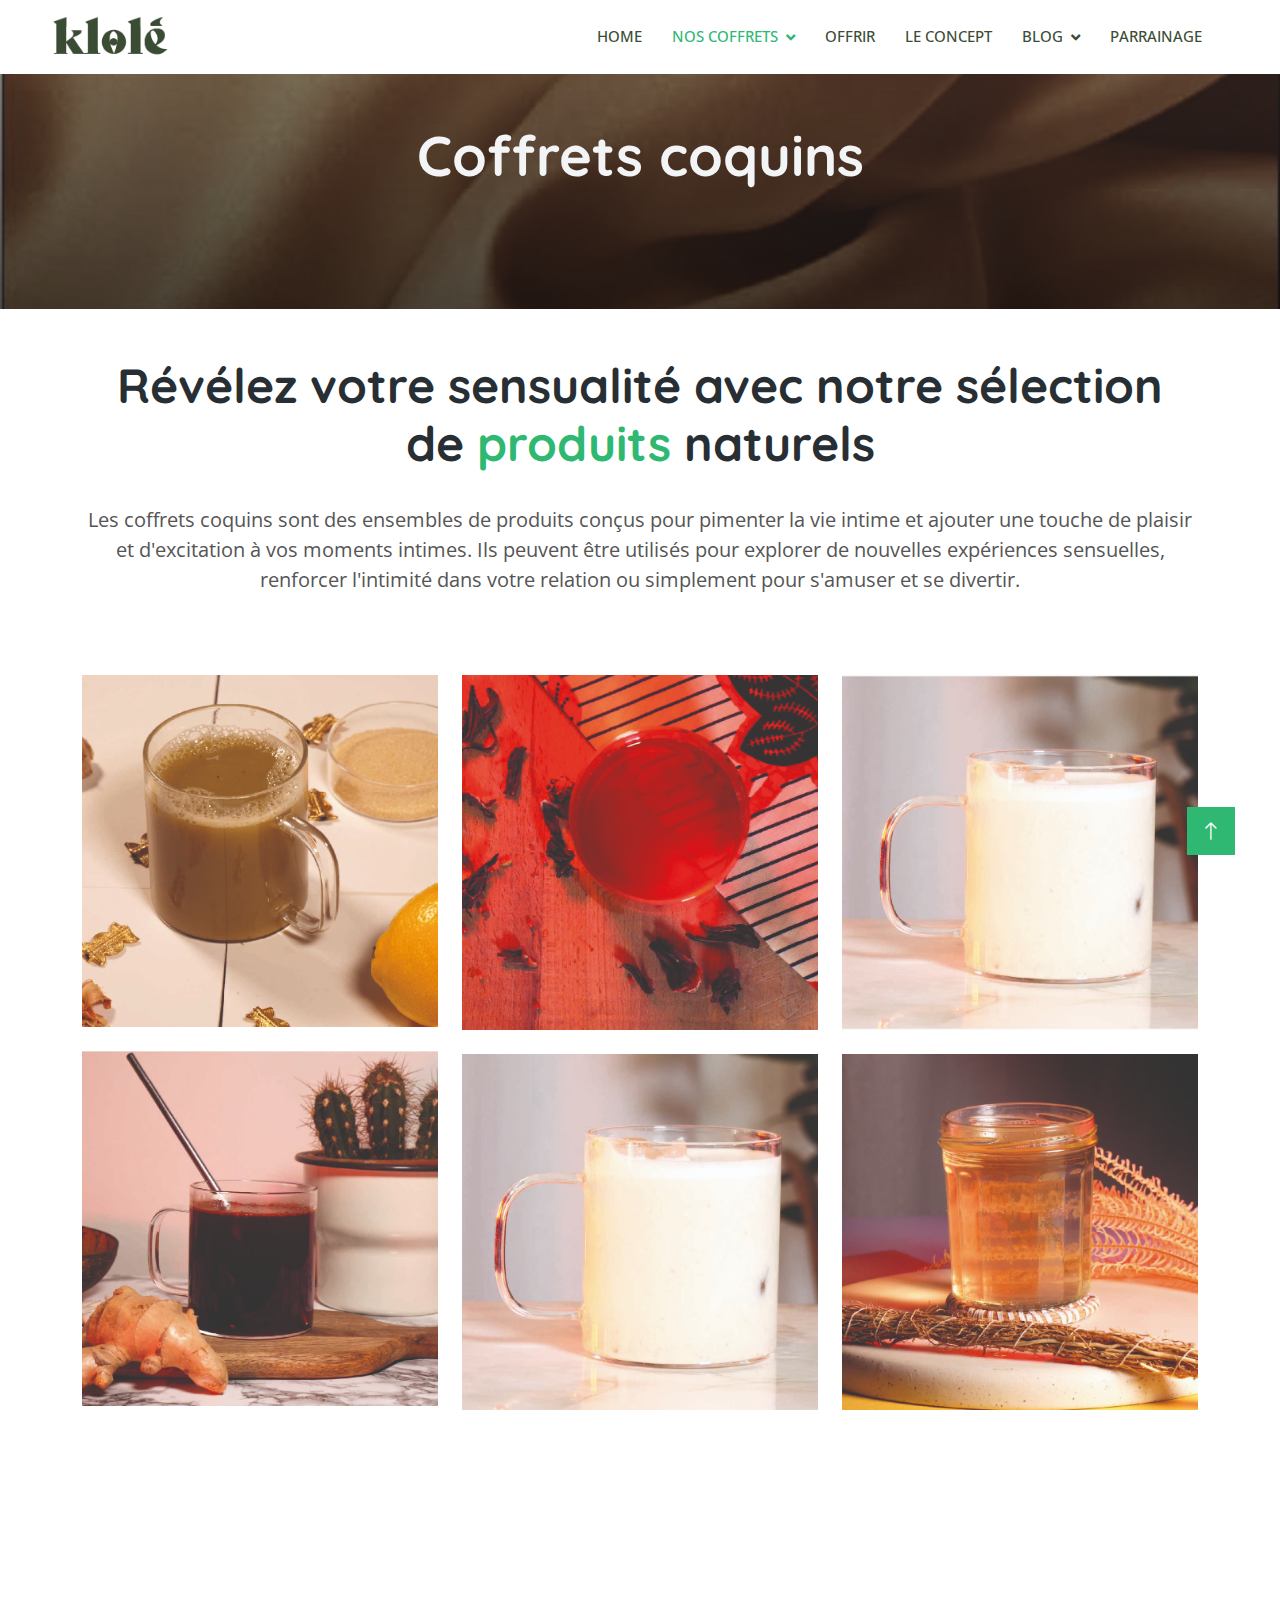
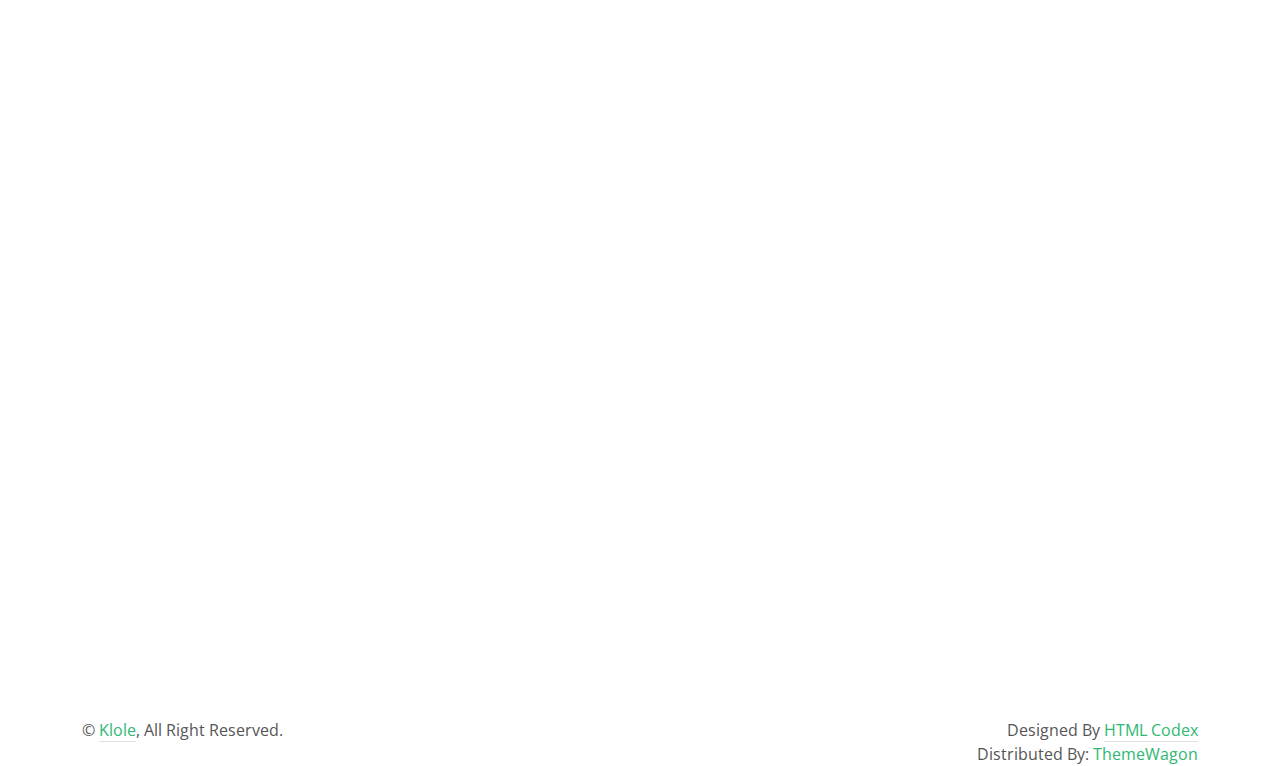
<file: coffrets-coquins.html>
<!DOCTYPE html>
<html lang="fr">
  <head>
    <meta charset="utf-8" />
    <title>Klole | Coffrets-coquins</title>
    <meta content="width=device-width, initial-scale=1.0" name="viewport" />
    <meta content="" name="keywords" />
    <meta content="" name="description" />

    <!-- Favicon -->
    <link href="img/favicon.ico" rel="icon" />

    <!-- Google Web Fonts -->
    <link rel="preconnect" href="https://fonts.googleapis.com"/>
    <link rel="preconnect" href="https://fonts.gstatic.com" crossorigin/>
    <link href="https://fonts.googleapis.com/css2?family=Open+Sans:wght@400;500&family=Quicksand:wght@600;700&display=swap"
      rel="stylesheet"/>

    <!-- Icon Font Stylesheet -->
    <link href="https://cdnjs.cloudflare.com/ajax/libs/font-awesome/5.10.0/css/all.min.css"
      rel="stylesheet"/>
    <link href="https://cdn.jsdelivr.net/npm/bootstrap-icons@1.4.1/font/bootstrap-icons.css"
      rel="stylesheet"/>

    <!-- Libraries Stylesheet -->
    <link href="lib/animate/animate.min.css" rel="stylesheet" />
    <link href="lib/lightbox/css/lightbox.min.css" rel="stylesheet" />
    <link href="lib/owlcarousel/assets/owl.carousel.min.css" rel="stylesheet" />

    <!-- Customized Bootstrap Stylesheet -->
    <link href="css/bootstrap.min.css" rel="stylesheet"/>

    <!-- Template Stylesheet -->
    <link href="css/style.css" rel="stylesheet"/>
  </head>

  <body>
    <!-- Spinner Start -->
    <div id="spinner" class="show bg-white position-fixed translate-middle w-100 vh-100 top-50 start-50 d-flex align-items-center justify-content-center">
      <div class="spinner-border text-primary" style="width: 3rem; height: 3rem" role="status">
        <span class="sr-only">Loading...</span>
      </div>
    </div>
    <!-- Spinner End -->

    <!-- Topbar Start
    <div class="container-fluid bg-light p-0 wow fadeIn" data-wow-delay="0.1s">
      <div class="row gx-0 d-none d-lg-flex">
        <div class="col-lg-7 px-5 text-start">
          <div class="h-100 d-inline-flex align-items-center py-3 me-4">
            <small class="fa fa-map-marker-alt text-primary me-2"></small>
            <small>123 Street, New York, USA</small>
          </div>
          <div class="h-100 d-inline-flex align-items-center py-3">
            <small class="far fa-clock text-primary me-2"></small>
            <small>Mon - Fri : 09.00 AM - 09.00 PM</small>
          </div>
        </div>
        <div class="col-lg-5 px-5 text-end">
          <div class="h-100 d-inline-flex align-items-center py-3 me-4">
            <small class="fa fa-phone-alt text-primary me-2"></small>
            <small>+33 633 89 02 54</small>
          </div>
          <div class="h-100 d-inline-flex align-items-center">
            <a class="btn btn-sm-square bg-white text-primary me-1" href=""
              ><i class="fab fa-facebook-f"></i
            ></a>
            <a class="btn btn-sm-square bg-white text-primary me-1" href=""
              ><i class="fab fa-twitter"></i
            ></a>
            <a class="btn btn-sm-square bg-white text-primary me-1" href=""
              ><i class="fab fa-linkedin-in"></i
            ></a>
            <a class="btn btn-sm-square bg-white text-primary me-0" href=""
              ><i class="fab fa-instagram"></i
            ></a>
          </div>
        </div>
      </div>
    </div> -->
    <!-- Topbar End -->

    <!-- Navbar Start -->


    <nav class="navbar navbar-expand-lg bg-white navbar-light sticky-top py-lg-0 px-4 px-lg-5 wow fadeIn" data-wow-delay="0.1s">
      <a href="index.html" class="navbar-brand p-0">
        <img class="img-fluid me-3" src="img/icon/icon-01.png" alt="Icon"/>

      <!-- <h1 class="m-0 text-primary">Zoofari</h1> -->

    </a>
      <button type="button" class="navbar-toggler" data-bs-toggle="collapse"
        data-bs-target="#navbarCollapse">
        <span class="navbar-toggler-icon"></span>
      </button>
      <div class="collapse navbar-collapse py-4 py-lg-0" id="navbarCollapse">
        <div class="navbar-nav ms-auto">
          <a href="index.html" class="nav-item nav-link ">Home</a>
          <div class="nav-item dropdown">
            <a href="nos-coffrets.html" class="nav-link dropdown-toggle active" data-bs-toggle="dropdown">Nos coffrets</a>
            <div class="dropdown-menu rounded-0 rounded-bottom m-0">
              <a href="coffrets-coquins.html" class="dropdown-item active">Coffrets coquins</a>
              <a href="coffrets-bien-être.html" class="dropdown-item">Coffrets bien-être</a>
              <a href="etc.html" class="dropdown-item">Etc</a>
            </div>
          </div> 
          <a href="offrir.html" class="nav-item nav-link">Offrir</a>
          <a href="le-concept.html" class="nav-item nav-link">Le concept</a>
          

          <div class="nav-item dropdown">
            <a href="blog.html" class="nav-link dropdown-toggle" data-bs-toggle="dropdown">Blog</a>
            <div class="dropdown-menu rounded-0 rounded-bottom m-0">
              <a href="sexo.html" class="dropdown-item">Sexo</a>
              <a href="bien-etre.html" class="dropdown-item">Bien-être</a>
              <a href="etc-blog.html" class="dropdown-item">Etc.</a>
            </div>
          </div> 

          <a href="parrainage.html" class="nav-item nav-link">Parrainage</a>

         <!-- <div class="nav-item dropdown">
            <a href="#" class="nav-link dropdown-toggle" data-bs-toggle="dropdown">Pages</a>
            <div class="dropdown-menu rounded-0 rounded-bottom m-0">
              <a href="animal.html" class="dropdown-item">Our Animals</a>
              <a href="membership.html" class="dropdown-item">Membership</a>
              <a href="visiting.html" class="dropdown-item">Visiting Hours</a>
              <a href="testimonial.html" class="dropdown-item">Testimonial</a>
              <a href="404.html" class="dropdown-item">404 Page</a>
            </div>
          </div>  -->
         

        <!-- <a href="" class="btn btn-primary"
          >Buy Ticket<i class="fa fa-arrow-right ms-3"></i
        ></a> -->
      </div>
    </nav>


    <!-- Navbar End -->

    <!-- Header Start -->

    <!-- <div class="container-fluid bg-dark p-0 mb-5">
      <div class="row g-0 flex-column-reverse flex-lg-row">
        <div class="col-lg-6 p-0 wow fadeIn" data-wow-delay="0.1s"> -->

          <div class="header-bg h-100 d-flex flex-column justify-content-center p-5">
            
            <h1 class="display-4 text-light mb-5" style="text-align: center;">
              Coffrets coquins
            </h1>
            <div class="d-flex align-items-center pt-4 animated slideInDown">
            </div>
          </div>
        </div>

        <!-- <div class="col-lg-6 wow fadeIn" data-wow-delay="0.5s">
          <div class="owl-carousel header-carousel">
            <div class="owl-carousel-item">
              <img class="img-fluid" src="img/photo-1.JPG" alt="" />
            </div>
            <div class="owl-carousel-item">
              <img class="img-fluid" src="img/photo-2.JPG" alt="" />
            </div>
            <div class="owl-carousel-item">
              <img class="img-fluid" src="img/photo-3.JPG" alt="" />
            </div>
          </div>
        </div>
      </div>
    </div> -->

    <!-- Header End -->

    <!-- Video Modal Start -->
    <div class="modal modal-video fade" id="videoModal" tabindex="-1" aria-hidden="true">
      <div class="modal-dialog">
        <div class="modal-content rounded-0">
          <div class="modal-header">
            <h3 class="modal-title" id="exampleModalLabel">Youtube Video</h3>
            <button type="button" class="btn-close" data-bs-dismiss="modal" aria-label="Close"></button>
          </div>

          <div class="modal-body">
            <!-- 16:9 aspect ratio -->
            <div class="ratio ratio-16x9">
              <iframe class="embed-responsive-item" src="" id="video" allowfullscreen allowscriptaccess="always" allow="autoplay" ></iframe>
            </div>
          </div>
        </div>
      </div>
    </div>
    <!-- Video Modal End -->

    <!-- About Start -->
   
    <!-- <div class="container-xxl py-5">
      <div class="container">
        <div class="row g-5">
          <div class="col-lg-6 wow fadeInUp" data-wow-delay="0.1s">
            <p><span class="text-primary me-2">#</span>Bienvenue sur Klole</p>
            <h1 class="display-5 mb-4">
              Connectez-vous avec
              <span class="text-primary">votre</span> sensualité!
            </h1>
            <p class="mb-4">
              Nous sommes passionnés par le bien-être, l'intimité et la connexion avec soi-même. Notre site web est conçu pour vous offrir une expérience enrichissante et vous guider dans l'exploration de notre gamme de produits naturels.
            </p>
            <h5 class="mb-3">
              <i class="far fa-check-circle text-primary me-3"></i>Bien-être sexuel, intimité & écoute de soi
            </h5>
            <h5 class="mb-3">
              <i class="far fa-check-circle text-primary me-3"></i>Transmission ancestrale d'inspiration africaine
            </h5>
            <h5 class="mb-3">
              <i class="far fa-check-circle text-primary me-3"></i>Soins naturels et objets érotiques
            </h5>
                        
            <a class="btn btn-primary py-3 px-5 mt-3" href="">En savoir plus</a>
          </div>
          <div class="col-lg-6 wow fadeInUp" data-wow-delay="0.5s">
            <div class="img-border">
              <img class="img-fluid" src="img/carre.jpg" alt="" />
            </div>
          </div>
        </div>
      </div>
    </div> -->

    <!-- About End -->

    <!-- Facts Start -->

    <!-- <div
      class="container-xxl bg-primary facts my-5 py-5 wow fadeInUp"
      data-wow-delay="0.1s"
    >
      <div class="container py-5">
        <div class="row g-4">
          <div
            class="col-md-6 col-lg-3 text-center wow fadeIn"
            data-wow-delay="0.1s"
          >
            <i class="fa fa-paw fa-3x text-primary mb-3"></i>
            <h1 class="text-white mb-2" data-toggle="counter-up">12345</h1>
            <p class="text-white mb-0">Total Animal</p>
          </div>
          <div
            class="col-md-6 col-lg-3 text-center wow fadeIn"
            data-wow-delay="0.3s"
          >
            <i class="fa fa-users fa-3x text-primary mb-3"></i>
            <h1 class="text-white mb-2" data-toggle="counter-up">12345</h1>
            <p class="text-white mb-0">Daily Vigitors</p>
          </div>
          <div
            class="col-md-6 col-lg-3 text-center wow fadeIn"
            data-wow-delay="0.5s"
          >
            <i class="fa fa-certificate fa-3x text-primary mb-3"></i>
            <h1 class="text-white mb-2" data-toggle="counter-up">12345</h1>
            <p class="text-white mb-0">Total Membership</p>
          </div>
          <div
            class="col-md-6 col-lg-3 text-center wow fadeIn"
            data-wow-delay="0.7s"
          >
            <i class="fa fa-shield-alt fa-3x text-primary mb-3"></i>
            <h1 class="text-white mb-2" data-toggle="counter-up">12345</h1>
            <p class="text-white mb-0">Save Wild Life</p>
          </div>
        </div>
      </div>
    </div> -->

    <!-- Facts End -->

    <!-- Service Start -->

    <!-- <div class="container-xxl py-5">
      <div class="container">
        <div class="row g-5 mb-5 wow fadeInUp" data-wow-delay="0.1s">
          <div class="col-lg-6">
            <p><span class="text-primary me-2">#</span>Our Services</p>
            <h1 class="display-5 mb-0">
              Special Services For
            <span class="text-primary">Zoofari</span> Visitors
            </h1>
          </div>
          <div class="col-lg-6">
            <div
              class="bg-primary h-100 d-flex align-items-center py-4 px-4 px-sm-5"
            >
              <i class="fa fa-3x fa-mobile-alt text-white"></i>
              <div class="ms-4">
                <p class="text-white mb-0">Call for more info</p>
                <h2 class="text-white mb-0">+012 345 6789</h2>
              </div>
            </div>
          </div>
        </div>
        <div class="row gy-5 gx-4">
          <div
            class="col-lg-3 col-md-4 col-sm-6 wow fadeInUp"
            data-wow-delay="0.1s"
          >
            <img class="img-fluid mb-3" src="img/icon/icon-2.png" alt="Icon" />
            <h5 class="mb-3">Car Parking</h5>
            <span
              >Erat ipsum justo amet duo et elitr dolor, est duo duo eos lorem
              sed diam stet diam sed stet.</span
            >
          </div>
          <div
            class="col-lg-3 col-md-4 col-sm-6 wow fadeInUp"
            data-wow-delay="0.3s"
          >
            <img class="img-fluid mb-3" src="img/icon/icon-3.png" alt="Icon" />
            <h5 class="mb-3">Animal Photos</h5>
            <span
              >Erat ipsum justo amet duo et elitr dolor, est duo duo eos lorem
              sed diam stet diam sed stet.</span
            >
          </div>
          <div
            class="col-lg-3 col-md-4 col-sm-6 wow fadeInUp"
            data-wow-delay="0.5s"
          >
            <img class="img-fluid mb-3" src="img/icon/icon-4.png" alt="Icon" />
            <h5 class="mb-3">Guide Services</h5>
            <span
              >Erat ipsum justo amet duo et elitr dolor, est duo duo eos lorem
              sed diam stet diam sed stet.</span
            >
          </div>
          <div
            class="col-lg-3 col-md-4 col-sm-6 wow fadeInUp"
            data-wow-delay="0.7s"
          >
            <img class="img-fluid mb-3" src="img/icon/icon-5.png" alt="Icon" />
            <h5 class="mb-3">Food & Beverages</h5>
            <span
              >Erat ipsum justo amet duo et elitr dolor, est duo duo eos lorem
              sed diam stet diam sed stet.</span
            >
          </div>
          <div
            class="col-lg-3 col-md-4 col-sm-6 wow fadeInUp"
            data-wow-delay="0.1s"
          >
            <img class="img-fluid mb-3" src="img/icon/icon-6.png" alt="Icon" />
            <h5 class="mb-3">Zoo Shopping</h5>
            <span
              >Erat ipsum justo amet duo et elitr dolor, est duo duo eos lorem
              sed diam stet diam sed stet.</span
            >
          </div>
          <div
            class="col-lg-3 col-md-4 col-sm-6 wow fadeInUp"
            data-wow-delay="0.3s"
          >
            <img class="img-fluid mb-3" src="img/icon/icon-7.png" alt="Icon" />
            <h5 class="mb-3">Free Hi Speed Wi-Fi</h5>
            <span
              >Erat ipsum justo amet duo et elitr dolor, est duo duo eos lorem
              sed diam stet diam sed stet.</span
            >
          </div>
          <div
            class="col-lg-3 col-md-4 col-sm-6 wow fadeInUp"
            data-wow-delay="0.5s"
          >
            <img class="img-fluid mb-3" src="img/icon/icon-8.png" alt="Icon" />
            <h5 class="mb-3">Play Ground</h5>
            <span
              >Erat ipsum justo amet duo et elitr dolor, est duo duo eos lorem
              sed diam stet diam sed stet.</span
            >
          </div>
          <div
            class="col-lg-3 col-md-4 col-sm-6 wow fadeInUp"
            data-wow-delay="0.7s"
          >
            <img class="img-fluid mb-3" src="img/icon/icon-9.png" alt="Icon" />
            <h5 class="mb-3">Rest House</h5>
            <span
              >Erat ipsum justo amet duo et elitr dolor, est duo duo eos lorem
              sed diam stet diam sed stet.</span
            >
          </div>
        </div>
      </div>
    </div> -->


    <!-- Service End -->

    <!-- produis Start -->

    <div class="container-xxl py-5">
      <div class="container">
        <div class="row g-5 mb-3 align-items-end wow fadeInUp" data-wow-delay="0.1s">
            <div class="col-lg-18">
            <!-- <p><span class="text-primary me-2">#</span>Notre gamme de produitss</p> -->
            <h1 class="display-5 mb-2" style="text-align: center;">Révélez votre sensualité avec notre sélection de <span class="text-primary">produits</span> naturels</h1>
            <br>
            <p style="text-align: center; font-size: 20px;">
                Les coffrets coquins sont des ensembles de produits conçus pour pimenter la vie intime et ajouter une touche de plaisir et d'excitation à vos moments intimes. Ils peuvent être utilisés pour explorer de nouvelles expériences sensuelles, renforcer l'intimité dans votre relation ou simplement pour s'amuser et se divertir.</p>
          </div>
          <div class="col-lg-6 text-lg-end">

            <!-- <a class="btn btn-primary py-3 px-5" href="">Explore More Animals</a> -->
            
          </div>
        </div>
        
        <div class="row g-4">
          <div class="col-lg-4 col-md-6 wow fadeInUp" data-wow-delay="0.1s">
            <div class="row g-4">
              <div class="col-12">
                <a
                  class="animal-item"
                  href="img/pproduit-1.jpg"
                  data-lightbox="animal">
                  <div class="position-relative">
                    <img class="img-fluid" src="img/pproduit-1.jpg" alt=""/>
                    <div class="animal-text p-4">
                      <p class="text-white small text-uppercase mb-0">nom de produit</p>
                      <h5 class="text-white mb-0">01</h5>
                    </div>
                  </div>
                </a>
              </div>
              <div class="col-12">
                <a
                  class="animal-item"
                  href="img/pproduit-2.jpg"
                  data-lightbox="animal"
                >
                  <div class="position-relative">
                    <img class="img-fluid" src="img/pproduit-2.jpg" alt="" />
                    <div class="animal-text p-4">
                      <p class="text-white small text-uppercase mb-0">nom de produit</p>
                      <h5 class="text-white mb-0">02</h5>
                    </div>
                  </div>
                </a>
              </div>
            </div>
          </div>
          <div class="col-lg-4 col-md-6 wow fadeInUp" data-wow-delay="0.3s">
            <div class="row g-4">
              <div class="col-12">
                <a
                  class="animal-item"
                  href="img/pproduit-3.jpg"
                  data-lightbox="animal"
                >
                  <div class="position-relative">
                    <img class="img-fluid" src="img/pproduit-3.jpg" alt="" />
                    <div class="animal-text p-4">
                      <p class="text-white small text-uppercase mb-0">nom de produit</p>
                      <h5 class="text-white mb-0">03</h5>
                    </div>
                  </div>
                </a>
              </div>
              <div class="col-12">
                <a
                  class="animal-item"
                  href="img/pproduit-4.jpg"
                  data-lightbox="animal"
                >
                  <div class="position-relative">
                    <img class="img-fluid" src="img/pproduit-4.jpg" alt="" />
                    <div class="animal-text p-4">
                      <p class="text-white small text-uppercase mb-0">nom de produit</p>
                      <h5 class="text-white mb-0">04</h5>
                    </div>
                  </div>
                </a>
              </div>
            </div>
          </div>
          <div class="col-lg-4 col-md-6 wow fadeInUp" data-wow-delay="0.5s">
            <div class="row g-4">
              <div class="col-12">
                <a
                  class="animal-item"
                  href="img/pproduit-5.jpg"
                  data-lightbox="animal"
                >
                  <div class="position-relative">
                    <img class="img-fluid" src="img/pproduit-5.jpg" alt="" />
                    <div class="animal-text p-4">
                      <p class="text-white small text-uppercase mb-0">nom de produit</p>
                      <h5 class="text-white mb-0">05</h5>
                    </div>
                  </div>
                </a>
              </div>
              <div class="col-12">
                <a
                  class="animal-item"
                  href="img/pproduit-6.jpg"
                  data-lightbox="animal"
                >
                  <div class="position-relative">
                    <img class="img-fluid" src="img/pproduit-6.jpg" alt="" />
                    <div class="animal-text p-4">
                      <p class="text-white small text-uppercase mb-0">nom de produit</p>
                      <h5 class="text-white mb-0">06</h5>
                    </div>
                  </div>
                </a>
              </div>
            </div>
          </div>
        </div>
      </div>
    </div>
    <!-- Animal End -->

  

    <!-- Membership Start -->
  
    <!-- <div class="container-xxl py-5">
      <div class="container">
        <div
          class="row g-5 mb-5 align-items-end wow fadeInUp"
          data-wow-delay="0.1s"
        >
          <div class="col-lg-6">
            <p><span class="text-primary me-2">#</span>Membership</p>
            <h1 class="display-5 mb-0">
              You Can Be A Proud Member Of
              <span class="text-primary">Zoofari</span>
            </h1>
          </div>
          <div class="col-lg-6 text-lg-end">
            <a class="btn btn-primary py-3 px-5" href="">Special Pricing</a>
          </div>
        </div>
        <div class="row g-4">
          <div class="col-lg-4 col-md-6 wow fadeInUp" data-wow-delay="0.1s">
            <div class="membership-item position-relative">
              <img class="img-fluid" src="img/animal-lg-1.jpg" alt="" />
              <h1 class="display-1">01</h1>
              <h4 class="text-white mb-3">Popular</h4>
              <h3 class="text-primary mb-4">$99.00</h3>
              <p><i class="fa fa-check text-primary me-3"></i>10% discount</p>
              <p>
                <i class="fa fa-check text-primary me-3"></i>2 adult and 2 child
              </p>
              <p>
                <i class="fa fa-check text-primary me-3"></i>Free animal
                exhibition
              </p>
              <a class="btn btn-outline-light px-4 mt-3" href="">Get Started</a>
            </div>
          </div>
          <div class="col-lg-4 col-md-6 wow fadeInUp" data-wow-delay="0.3s">
            <div class="membership-item position-relative">
              <img class="img-fluid" src="img/animal-lg-2.jpg" alt="" />
              <h1 class="display-1">02</h1>
              <h4 class="text-white mb-3">Standard</h4>
              <h3 class="text-primary mb-4">$149.00</h3>
              <p><i class="fa fa-check text-primary me-3"></i>15% discount</p>
              <p>
                <i class="fa fa-check text-primary me-3"></i>4 adult and 4 child
              </p>
              <p>
                <i class="fa fa-check text-primary me-3"></i>Free animal
                exhibition
              </p>
              <a class="btn btn-outline-light px-4 mt-3" href="">Get Started</a>
            </div>
          </div>
          <div class="col-lg-4 col-md-6 wow fadeInUp" data-wow-delay="0.5s">
            <div class="membership-item position-relative">
              <img class="img-fluid" src="img/animal-lg-3.jpg" alt="" />
              <h1 class="display-1">03</h1>
              <h4 class="text-white mb-3">Premium</h4>
              <h3 class="text-primary mb-4">$199.00</h3>
              <p><i class="fa fa-check text-primary me-3"></i>20% discount</p>
              <p>
                <i class="fa fa-check text-primary me-3"></i>6 adult and 6 child
              </p>
              <p>
                <i class="fa fa-check text-primary me-3"></i>Free animal
                exhibition
              </p>
              <a class="btn btn-outline-light px-4 mt-3" href="">Get Started</a>
            </div>
          </div>
        </div>
      </div>
    </div>
     -->
    <!-- Membership End -->

    <!-- Testimonial Start -->
    <div class="container-xxl py-5">
      <div class="container">
        <h1 class="display-5 text-center mb-5 wow fadeInUp" data-wow-delay="0.1s">
        Nos clients le disent !
        </h1>
        <div class="owl-carousel testimonial-carousel wow fadeInUp" data-wow-delay="0.1s"
        >
          <div class="testimonial-item text-center">
            <img
              class="img-fluid rounded-circle border border-2 p-2 mx-auto mb-4"
              src="img/testimonial-1.jpg"
              style="width: 100px; height: 100px"
            />
            <div class="testimonial-text rounded text-center p-4">
              <p>
                Clita clita tempor justo dolor ipsum amet kasd amet duo justo
                duo duo labore sed sed. Magna ut diam sit et amet stet eos sed
                clita erat magna elitr erat sit sit erat at rebum justo sea
                clita.
              </p>
              <h5 class="mb-1">Patient Name</h5>
              <span class="fst-italic">Profession</span>
            </div>
          </div>
          <div class="testimonial-item text-center">
            <img
              class="img-fluid rounded-circle border border-2 p-2 mx-auto mb-4"
              src="img/testimonial-2.jpg"
              style="width: 100px; height: 100px"
            />
            <div class="testimonial-text rounded text-center p-4">
              <p>
                Clita clita tempor justo dolor ipsum amet kasd amet duo justo
                duo duo labore sed sed. Magna ut diam sit et amet stet eos sed
                clita erat magna elitr erat sit sit erat at rebum justo sea
                clita.
              </p>
              <h5 class="mb-1">Patient Name</h5>
              <span class="fst-italic">Profession</span>
            </div>
          </div>
          <div class="testimonial-item text-center">
            <img
              class="img-fluid rounded-circle border border-2 p-2 mx-auto mb-4"
              src="img/testimonial-3.jpg"
              style="width: 100px; height: 100px"
            />
            <div class="testimonial-text rounded text-center p-4">
              <p>
                Clita clita tempor justo dolor ipsum amet kasd amet duo justo
                duo duo labore sed sed. Magna ut diam sit et amet stet eos sed
                clita erat magna elitr erat sit sit erat at rebum justo sea
                clita.
              </p>
              <h5 class="mb-1">Patient Name</h5>
              <span class="fst-italic">Profession</span>
            </div>
          </div>
        </div>
      </div>
    </div>
    <!-- Testimonial End -->

    <!-- Footer Start -->
    <div
      class="container-fluid footer bg-dark text-light footer mt-5 pt-5 wow fadeIn"
      data-wow-delay="0.1s"
    >
      <div class="container py-5">
        <div class="row g-5">
          <div class="col-lg-3 col-md-6">
            <h5 class="text-light mb-4">Address</h5>
            <!-- <p class="mb-2">
              <i class="fa fa-map-marker-alt me-3"></i>123 Street, New York, USA
            </p> -->
            <p class="mb-2">
              <i class="fa fa-phone-alt me-3"></i>+33 633 890 254
            </p>
            <p class="mb-2">
              <i class="fa fa-envelope me-3"></i>info@klole.fr
            </p>
            
            <div class="d-flex pt-2">
              <a class="btn btn-outline-light btn-social" href="https://www.tiktok.com/@klol580"><i class="fab fa-tiktok"><svg xmlns="http://www.w3.org/2000/svg" width="16" height="16" fill="currentColor" class="bi bi-tiktok" viewBox="0 0 16 16">
                <path d="M9 0h1.98c.144.715.54 1.617 1.235 2.512C12.895 3.389 13.797 4 15 4v2c-1.753 0-3.07-.814-4-1.829V11a5 5 0 1 1-5-5v2a3 3 0 1 0 3 3V0Z"/>
              </svg></i></a>

              <a class="btn btn-outline-light btn-social" href="https://www.instagram.com/klole.box/" ><i class="fab fa-instagram"></i></a>

              <a class="btn btn-outline-light btn-social" href=""><i class="fab fa-facebook-f"></i
              ></a>

              <a class="btn btn-outline-light btn-social" href=""><i class="fab fa-youtube"></i
              ></a>

              <a class="btn btn-outline-light btn-social" href=""><i class="fab fa-linkedin-in"></i
              ></a>
              
              
            </div>
          </div>
          <div class="col-lg-3 col-md-6">


            <!-- <h5 class="text-light mb-4">Quick Links</h5>
            <a class="btn btn-link" href="">About Us</a>
            <a class="btn btn-link" href="">Contact Us</a>
            <a class="btn btn-link" href="">Our Services</a>
            <a class="btn btn-link" href="">Terms & Condition</a>
            <a class="btn btn-link" href="">Support</a> -->
          </div>
          <!-- <div class="col-lg-3 col-md-6">
            <h5 class="text-light mb-4">Popular Links</h5>
            <a class="btn btn-link" href="">About Us</a>
            <a class="btn btn-link" href="">Contact Us</a>
            <a class="btn btn-link" href="">Our Services</a>
            <a class="btn btn-link" href="">Terms & Condition</a>
            <a class="btn btn-link" href="">Support</a>
          </div> -->

          <!-- <div class="col-lg-4 col-md-6">
            <h3 class="text-light mb-4">Newsletter</h3>
            <p>Restez informé et profitez d'avantages exclusifs en vous inscrivant !</p>
            <div class="position-relative mx-auto" style="max-width: 600px">
              <input
                class="form-control border-0 w-100 py-3 ps-4 pe-5"
                type="text"
                placeholder="Votre email"
              />
              <button
                type="button"
                class="btn btn-primary py-2 position-absolute top-0 end-0 mt-2 me-2">
              S'inscrire
              </button> -->

            </div>
          </div>
        </div>
      </div>
      <div class="container">
        <div class="copyright">
          <div class="row">
            <div class="col-md-6 text-center text-md-start mb-3 mb-md-0">
              &copy; <a class="border-bottom" href="#">Klole</a>, All
              Right Reserved.
            </div>
            <div class="col-md-6 text-center text-md-end">
              <!--/*** This template is free as long as you keep the footer author’s credit link/attribution link/backlink. If you'd like to use the template without the footer author’s credit link/attribution link/backlink, you can purchase the Credit Removal License from "https://htmlcodex.com/credit-removal". Thank you for your support. ***/-->
              Designed By
              <a class="border-bottom" href="https://htmlcodex.com"
                >HTML Codex</a
              >
              <br />Distributed By:
              <a href="https://themewagon.com" target="_blank">ThemeWagon</a>
            </div>
          </div>
        </div>
      </div>
    </div>
    <!-- Footer End -->

    <!-- Back to Top -->
    <a href="#" class="btn btn-lg btn-primary btn-lg-square back-to-top"
      ><i class="bi bi-arrow-up"></i
    ></a>

    <!-- JavaScript Libraries -->
    <script src="https://code.jquery.com/jquery-3.4.1.min.js"></script>
    <script src="https://cdn.jsdelivr.net/npm/bootstrap@5.0.0/dist/js/bootstrap.bundle.min.js"></script>
    <script src="lib/wow/wow.min.js"></script>
    <script src="lib/easing/easing.min.js"></script>
    <script src="lib/waypoints/waypoints.min.js"></script>
    <script src="lib/counterup/counterup.min.js"></script>
    <script src="lib/owlcarousel/owl.carousel.min.js"></script>
    <script src="lib/lightbox/js/lightbox.min.js"></script>

    <!-- Template Javascript -->
    <script src="js/main.js"></script>
  </body>
</html>
</file>
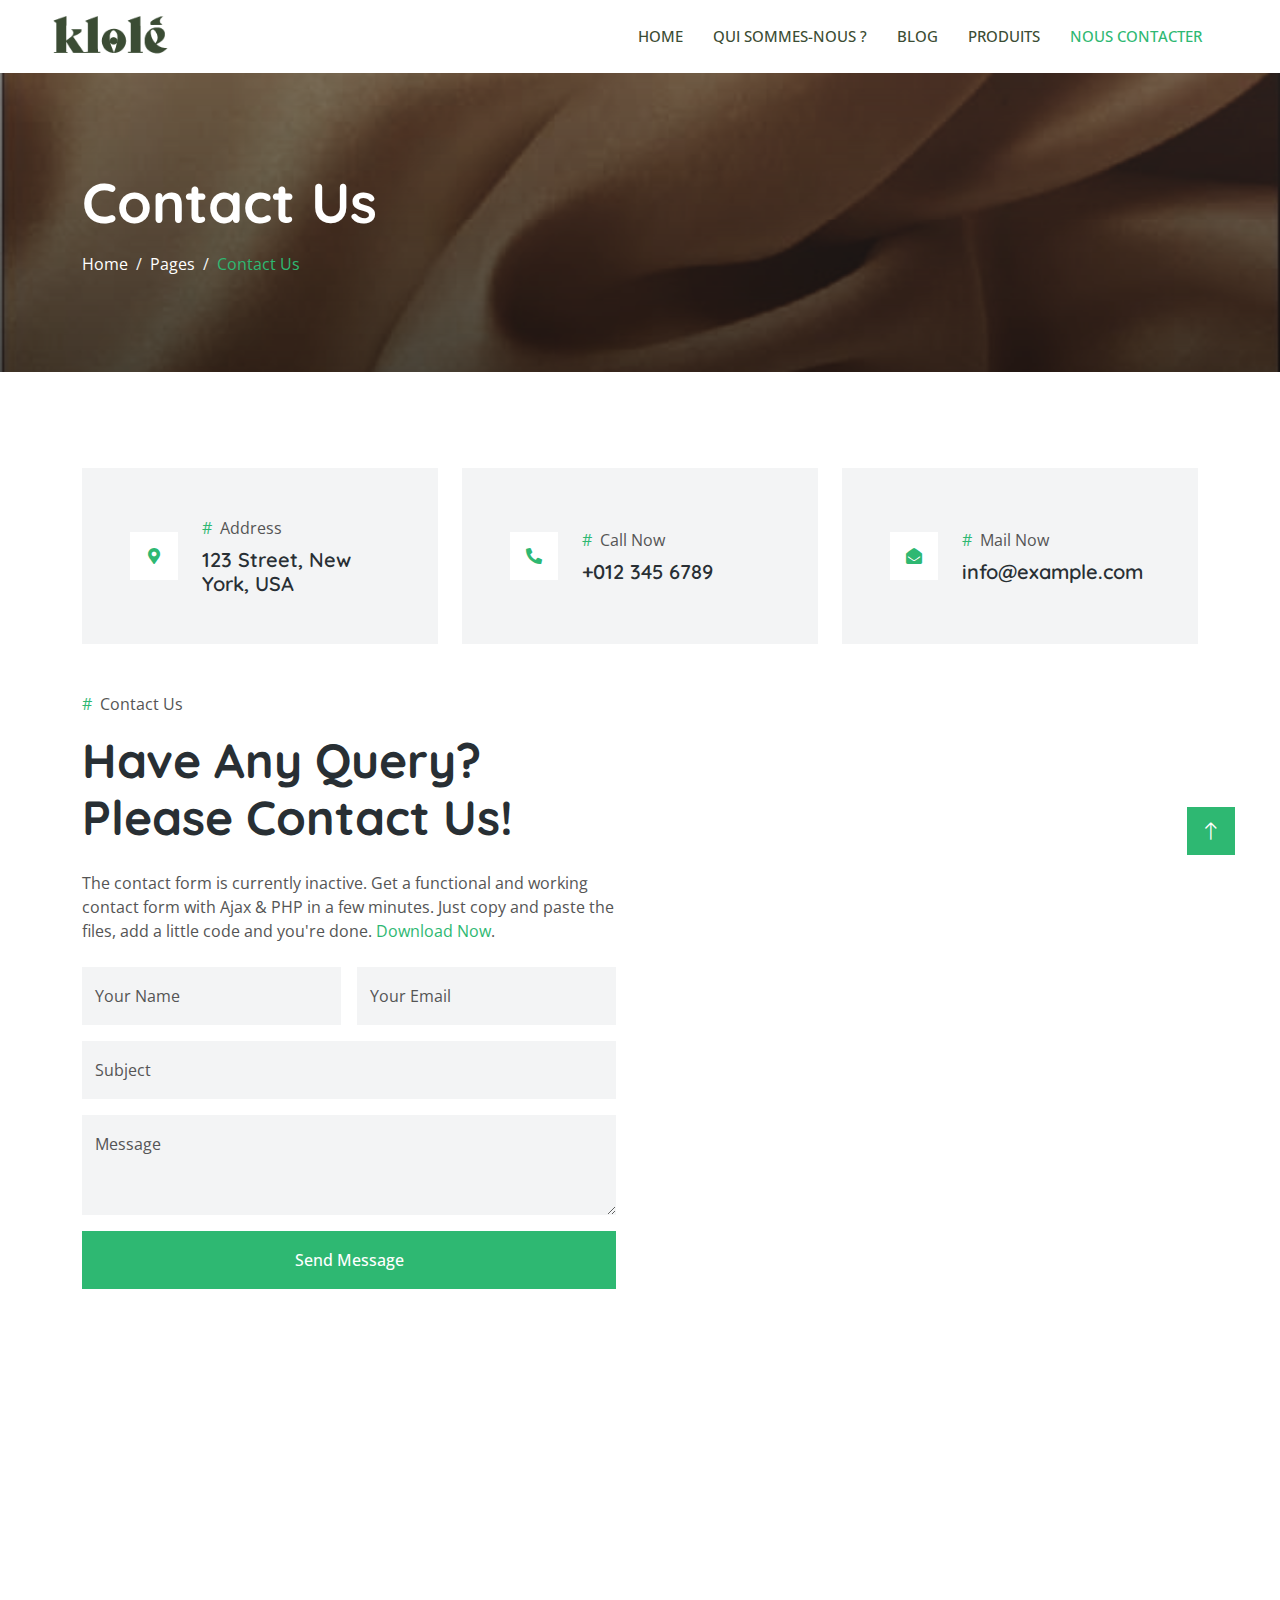
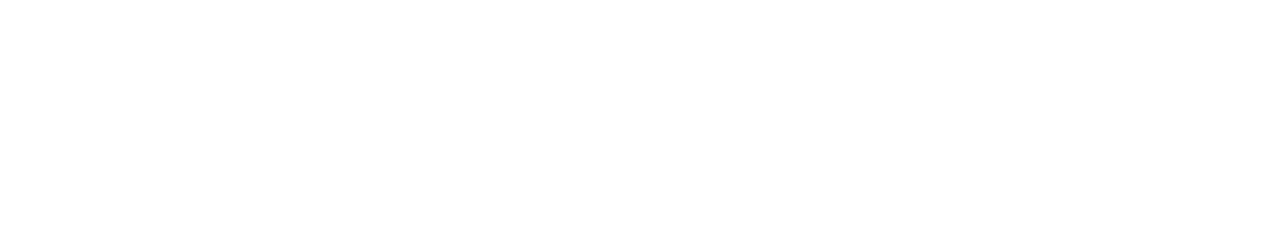
<file: contact.html>
<!DOCTYPE html>
<html lang="en">
  <head>
    <meta charset="utf-8" />
    <title>Klole</title>
    <meta content="width=device-width, initial-scale=1.0" name="viewport" />
    <meta content="" name="keywords" />
    <meta content="" name="description" />

    <!-- Favicon -->
    <link href="img/favicon.ico" rel="icon" />

    <!-- Google Web Fonts -->
    <link rel="preconnect" href="https://fonts.googleapis.com" />
    <link rel="preconnect" href="https://fonts.gstatic.com" crossorigin />
    <link
      href="https://fonts.googleapis.com/css2?family=Open+Sans:wght@400;500&family=Quicksand:wght@600;700&display=swap"
      rel="stylesheet"
    />

    <!-- Icon Font Stylesheet -->
    <link
      href="https://cdnjs.cloudflare.com/ajax/libs/font-awesome/5.10.0/css/all.min.css"
      rel="stylesheet"
    />
    <link
      href="https://cdn.jsdelivr.net/npm/bootstrap-icons@1.4.1/font/bootstrap-icons.css"
      rel="stylesheet"
    />

    <!-- Libraries Stylesheet -->
    <link href="lib/animate/animate.min.css" rel="stylesheet" />
    <link href="lib/lightbox/css/lightbox.min.css" rel="stylesheet" />
    <link href="lib/owlcarousel/assets/owl.carousel.min.css" rel="stylesheet" />

    <!-- Customized Bootstrap Stylesheet -->
    <link href="css/bootstrap.min.css" rel="stylesheet" />

    <!-- Template Stylesheet -->
    <link href="css/style.css" rel="stylesheet" />
  </head>

  <body>
    <!-- Spinner Start -->
    <div
      id="spinner"
      class="show bg-white position-fixed translate-middle w-100 vh-100 top-50 start-50 d-flex align-items-center justify-content-center"
    >
      <div
        class="spinner-border text-primary"
        style="width: 3rem; height: 3rem"
        role="status"
      >
        <span class="sr-only">Loading...</span>
      </div>
    </div>
    <!-- Spinner End -->

    <!-- Topbar Start -->
   
    <!-- <div class="container-fluid bg-light p-0 wow fadeIn" data-wow-delay="0.1s">
      <div class="row gx-0 d-none d-lg-flex">
        <div class="col-lg-7 px-5 text-start">
          <div class="h-100 d-inline-flex align-items-center py-3 me-4">
            <small class="fa fa-map-marker-alt text-primary me-2"></small>
            <small>123 Street, New York, USA</small>
          </div>
          <div class="h-100 d-inline-flex align-items-center py-3">
            <small class="far fa-clock text-primary me-2"></small>
            <small>Mon - Fri : 09.00 AM - 09.00 PM</small>
          </div>
        </div>
        <div class="col-lg-5 px-5 text-end">
          <div class="h-100 d-inline-flex align-items-center py-3 me-4">
            <small class="fa fa-phone-alt text-primary me-2"></small>
            <small>+012 345 6789</small>
          </div>
          <div class="h-100 d-inline-flex align-items-center">
            <a class="btn btn-sm-square bg-white text-primary me-1" href=""
              ><i class="fab fa-facebook-f"></i
            ></a>
            <a class="btn btn-sm-square bg-white text-primary me-1" href=""
              ><i class="fab fa-twitter"></i
            ></a>
            <a class="btn btn-sm-square bg-white text-primary me-1" href=""
              ><i class="fab fa-linkedin-in"></i
            ></a>
            <a class="btn btn-sm-square bg-white text-primary me-0" href=""
              ><i class="fab fa-instagram"></i
            ></a>
          </div>
        </div>
      </div>
    </div> -->

    <!-- Topbar End -->

    <!-- Navbar Start -->
    <nav
      class="navbar navbar-expand-lg bg-white navbar-light sticky-top py-lg-0 px-4 px-lg-5 wow fadeIn"
      data-wow-delay="0.1s"
    >
      <a href="index.html" class="navbar-brand p-0">
        <img class="img-fluid me-3" src="img/icon/icon-01.png" alt="Icon" />
        <h1 class="m-0 text-primary"></h1>
      </a>
      <button
        type="button"
        class="navbar-toggler"
        data-bs-toggle="collapse"
        data-bs-target="#navbarCollapse"
      >
        <span class="navbar-toggler-icon"></span>
      </button>
      <div class="collapse navbar-collapse py-4 py-lg-0" id="navbarCollapse">
        <div class="navbar-nav ms-auto">
          <a href="index.html" class="nav-item nav-link">Home</a>
          <a href="about.html" class="nav-item nav-link">Qui sommes-nous ?</a>
          <a href="blog.html" class="nav-item nav-link">Blog</a>
          <a href="service.html" class="nav-item nav-link">Produits</a>
          
          <!-- <div class="nav-item dropdown">
            <a
              href="#"
              class="nav-link dropdown-toggle"
              data-bs-toggle="dropdown"
              >Pages</a
            >
            <div class="dropdown-menu rounded-0 rounded-bottom m-0">
              <a href="animal.html" class="dropdown-item">Our Animals</a>
              <a href="membership.html" class="dropdown-item">Membership</a>
              <a href="visiting.html" class="dropdown-item">Visiting Hours</a>
              <a href="testimonial.html" class="dropdown-item">Testimonial</a>
              <a href="404.html" class="dropdown-item">404 Page</a>
            </div>
          </div> -->


          <a href="contact.html" class="nav-item nav-link active">Nous contacter</a>
        </div>
        
        <!-- <a href="" class="btn btn-primary"
          >Buy Ticket<i class="fa fa-arrow-right ms-3"></i></a> -->

      </div>
    </nav>
    <!-- Navbar End -->

    <!-- Page Header Start -->
    <div
      class="container-fluid header-bg py-5 mb-5 wow fadeIn"
      data-wow-delay="0.1s"
    >
      <div class="container py-5">
        <h1 class="display-4 text-white mb-3 animated slideInDown">
          Contact Us
        </h1>
        <nav aria-label="breadcrumb animated slideInDown">
          <ol class="breadcrumb mb-0">
            <li class="breadcrumb-item">
              <a class="text-white" href="#">Home</a>
            </li>
            <li class="breadcrumb-item">
              <a class="text-white" href="#">Pages</a>
            </li>
            <li class="breadcrumb-item text-primary active" aria-current="page">
              Contact Us
            </li>
          </ol>
        </nav>
      </div>
    </div>
    <!-- Page Header End -->

    <!-- Contact Start -->
    <div class="container-xxl py-5">
      <div class="container">
        <div class="row g-4 mb-5">
          <div class="col-lg-4 wow fadeInUp" data-wow-delay="0.1s">
            <div class="h-100 bg-light d-flex align-items-center p-5">
              <div class="btn-lg-square bg-white flex-shrink-0">
                <i class="fa fa-map-marker-alt text-primary"></i>
              </div>
              <div class="ms-4">
                <p class="mb-2">
                  <span class="text-primary me-2">#</span>Address
                </p>
                <h5 class="mb-0">123 Street, New York, USA</h5>
              </div>
            </div>
          </div>
          <div class="col-lg-4 wow fadeInUp" data-wow-delay="0.3s">
            <div class="h-100 bg-light d-flex align-items-center p-5">
              <div class="btn-lg-square bg-white flex-shrink-0">
                <i class="fa fa-phone-alt text-primary"></i>
              </div>
              <div class="ms-4">
                <p class="mb-2">
                  <span class="text-primary me-2">#</span>Call Now
                </p>
                <h5 class="mb-0">+012 345 6789</h5>
              </div>
            </div>
          </div>
          <div class="col-lg-4 wow fadeInUp" data-wow-delay="0.5s">
            <div class="h-100 bg-light d-flex align-items-center p-5">
              <div class="btn-lg-square bg-white flex-shrink-0">
                <i class="fa fa-envelope-open text-primary"></i>
              </div>
              <div class="ms-4">
                <p class="mb-2">
                  <span class="text-primary me-2">#</span>Mail Now
                </p>
                <h5 class="mb-0">info@example.com</h5>
              </div>
            </div>
          </div>
        </div>
        <div class="row g-5">
          <div class="col-lg-6 wow fadeInUp" data-wow-delay="0.1s">
            <p><span class="text-primary me-2">#</span>Contact Us</p>
            <h1 class="display-5 mb-4">Have Any Query? Please Contact Us!</h1>
            <p class="mb-4">
              The contact form is currently inactive. Get a functional and
              working contact form with Ajax & PHP in a few minutes. Just copy
              and paste the files, add a little code and you're done.
              <a href="https://htmlcodex.com/contact-form">Download Now</a>.
            </p>
            <form>
              <div class="row g-3">
                <div class="col-md-6">
                  <div class="form-floating">
                    <input
                      type="text"
                      class="form-control bg-light border-0"
                      id="name"
                      placeholder="Your Name"
                    />
                    <label for="name">Your Name</label>
                  </div>
                </div>
                <div class="col-md-6">
                  <div class="form-floating">
                    <input
                      type="email"
                      class="form-control bg-light border-0"
                      id="email"
                      placeholder="Your Email"
                    />
                    <label for="email">Your Email</label>
                  </div>
                </div>
                <div class="col-12">
                  <div class="form-floating">
                    <input
                      type="text"
                      class="form-control bg-light border-0"
                      id="subject"
                      placeholder="Subject"
                    />
                    <label for="subject">Subject</label>
                  </div>
                </div>
                <div class="col-12">
                  <div class="form-floating">
                    <textarea
                      class="form-control bg-light border-0"
                      placeholder="Leave a message here"
                      id="message"
                      style="height: 100px"
                    ></textarea>
                    <label for="message">Message</label>
                  </div>
                </div>
                <div class="col-12">
                  <button class="btn btn-primary w-100 py-3" type="submit">
                    Send Message
                  </button>
                </div>
              </div>
            </form>
          </div>
          <div class="col-lg-6 wow fadeInUp" data-wow-delay="0.5s">
            <div class="h-100" style="min-height: 400px">
              <iframe
                class="rounded w-100 h-100"
                src="https://www.google.com/maps/embed?pb=!1m18!1m12!1m3!1d3001156.4288297426!2d-78.01371936852176!3d42.72876761954724!2m3!1f0!2f0!3f0!3m2!1i1024!2i768!4f13.1!3m3!1m2!1s0x4ccc4bf0f123a5a9%3A0xddcfc6c1de189567!2sNew%20York%2C%20USA!5e0!3m2!1sen!2sbd!4v1603794290143!5m2!1sen!2sbd"
                frameborder="0"
                allowfullscreen=""
                aria-hidden="false"
                tabindex="0"
              ></iframe>
            </div>
          </div>
        </div>
      </div>
    </div>
    <!-- Contact End -->

    <!-- Footer Start -->
    <div
      class="container-fluid footer bg-dark text-light footer mt-5 pt-5 wow fadeIn"
      data-wow-delay="0.1s"
    >
      <div class="container py-5">
        <div class="row g-5">
          <div class="col-lg-3 col-md-6">
            <h5 class="text-light mb-4">Address</h5>
            <p class="mb-2">
              <i class="fa fa-map-marker-alt me-3"></i>123 Street, New York, USA
            </p>
            <p class="mb-2">
              <i class="fa fa-phone-alt me-3"></i>+012 345 67890
            </p>
            <p class="mb-2">
              <i class="fa fa-envelope me-3"></i>info@example.com
            </p>
            <div class="d-flex pt-2">
              <a class="btn btn-outline-light btn-social" href=""
                ><i class="fab fa-twitter"></i
              ></a>
              <a class="btn btn-outline-light btn-social" href=""
                ><i class="fab fa-facebook-f"></i
              ></a>
              <a class="btn btn-outline-light btn-social" href=""
                ><i class="fab fa-youtube"></i
              ></a>
              <a class="btn btn-outline-light btn-social" href=""
                ><i class="fab fa-linkedin-in"></i
              ></a>
            </div>
          </div>
          <div class="col-lg-3 col-md-6">
            <h5 class="text-light mb-4">Quick Links</h5>
            <a class="btn btn-link" href="">About Us</a>
            <a class="btn btn-link" href="">Contact Us</a>
            <a class="btn btn-link" href="">Our Services</a>
            <a class="btn btn-link" href="">Terms & Condition</a>
            <a class="btn btn-link" href="">Support</a>
          </div>
          <div class="col-lg-3 col-md-6">
            <h5 class="text-light mb-4">Popular Links</h5>
            <a class="btn btn-link" href="">About Us</a>
            <a class="btn btn-link" href="">Contact Us</a>
            <a class="btn btn-link" href="">Our Services</a>
            <a class="btn btn-link" href="">Terms & Condition</a>
            <a class="btn btn-link" href="">Support</a>
          </div>
          <div class="col-lg-3 col-md-6">
            <h5 class="text-light mb-4">Newsletter</h5>
            <p>Dolor amet sit justo amet elitr clita ipsum elitr est.</p>
            <div class="position-relative mx-auto" style="max-width: 400px">
              <input
                class="form-control border-0 w-100 py-3 ps-4 pe-5"
                type="text"
                placeholder="Your email"
              />
              <button
                type="button"
                class="btn btn-primary py-2 position-absolute top-0 end-0 mt-2 me-2"
              >
                SignUp
              </button>
            </div>
          </div>
        </div>
      </div>
      <div class="container">
        <div class="copyright">
          <div class="row">
            <div class="col-md-6 text-center text-md-start mb-3 mb-md-0">
              &copy; <a class="border-bottom" href="#">Your Site Name</a>, All
              Right Reserved.
            </div>
            <div class="col-md-6 text-center text-md-end">
              <!--/*** This template is free as long as you keep the footer author’s credit link/attribution link/backlink. If you'd like to use the template without the footer author’s credit link/attribution link/backlink, you can purchase the Credit Removal License from "https://htmlcodex.com/credit-removal". Thank you for your support. ***/-->
              Designed By
              <a class="border-bottom" href="https://htmlcodex.com"
                >HTML Codex</a
              >
              <br />Distributed By:
              <a href="https://themewagon.com" target="_blank">ThemeWagon</a>
            </div>
          </div>
        </div>
      </div>
    </div>
    <!-- Footer End -->

    <!-- Back to Top -->
    <a href="#" class="btn btn-lg btn-primary btn-lg-square back-to-top"
      ><i class="bi bi-arrow-up"></i
    ></a>

    <!-- JavaScript Libraries -->
    <script src="https://code.jquery.com/jquery-3.4.1.min.js"></script>
    <script src="https://cdn.jsdelivr.net/npm/bootstrap@5.0.0/dist/js/bootstrap.bundle.min.js"></script>
    <script src="lib/wow/wow.min.js"></script>
    <script src="lib/easing/easing.min.js"></script>
    <script src="lib/waypoints/waypoints.min.js"></script>
    <script src="lib/counterup/counterup.min.js"></script>
    <script src="lib/owlcarousel/owl.carousel.min.js"></script>
    <script src="lib/lightbox/js/lightbox.min.js"></script>

    <!-- Template Javascript -->
    <script src="js/main.js"></script>
  </body>
</html>
</file>
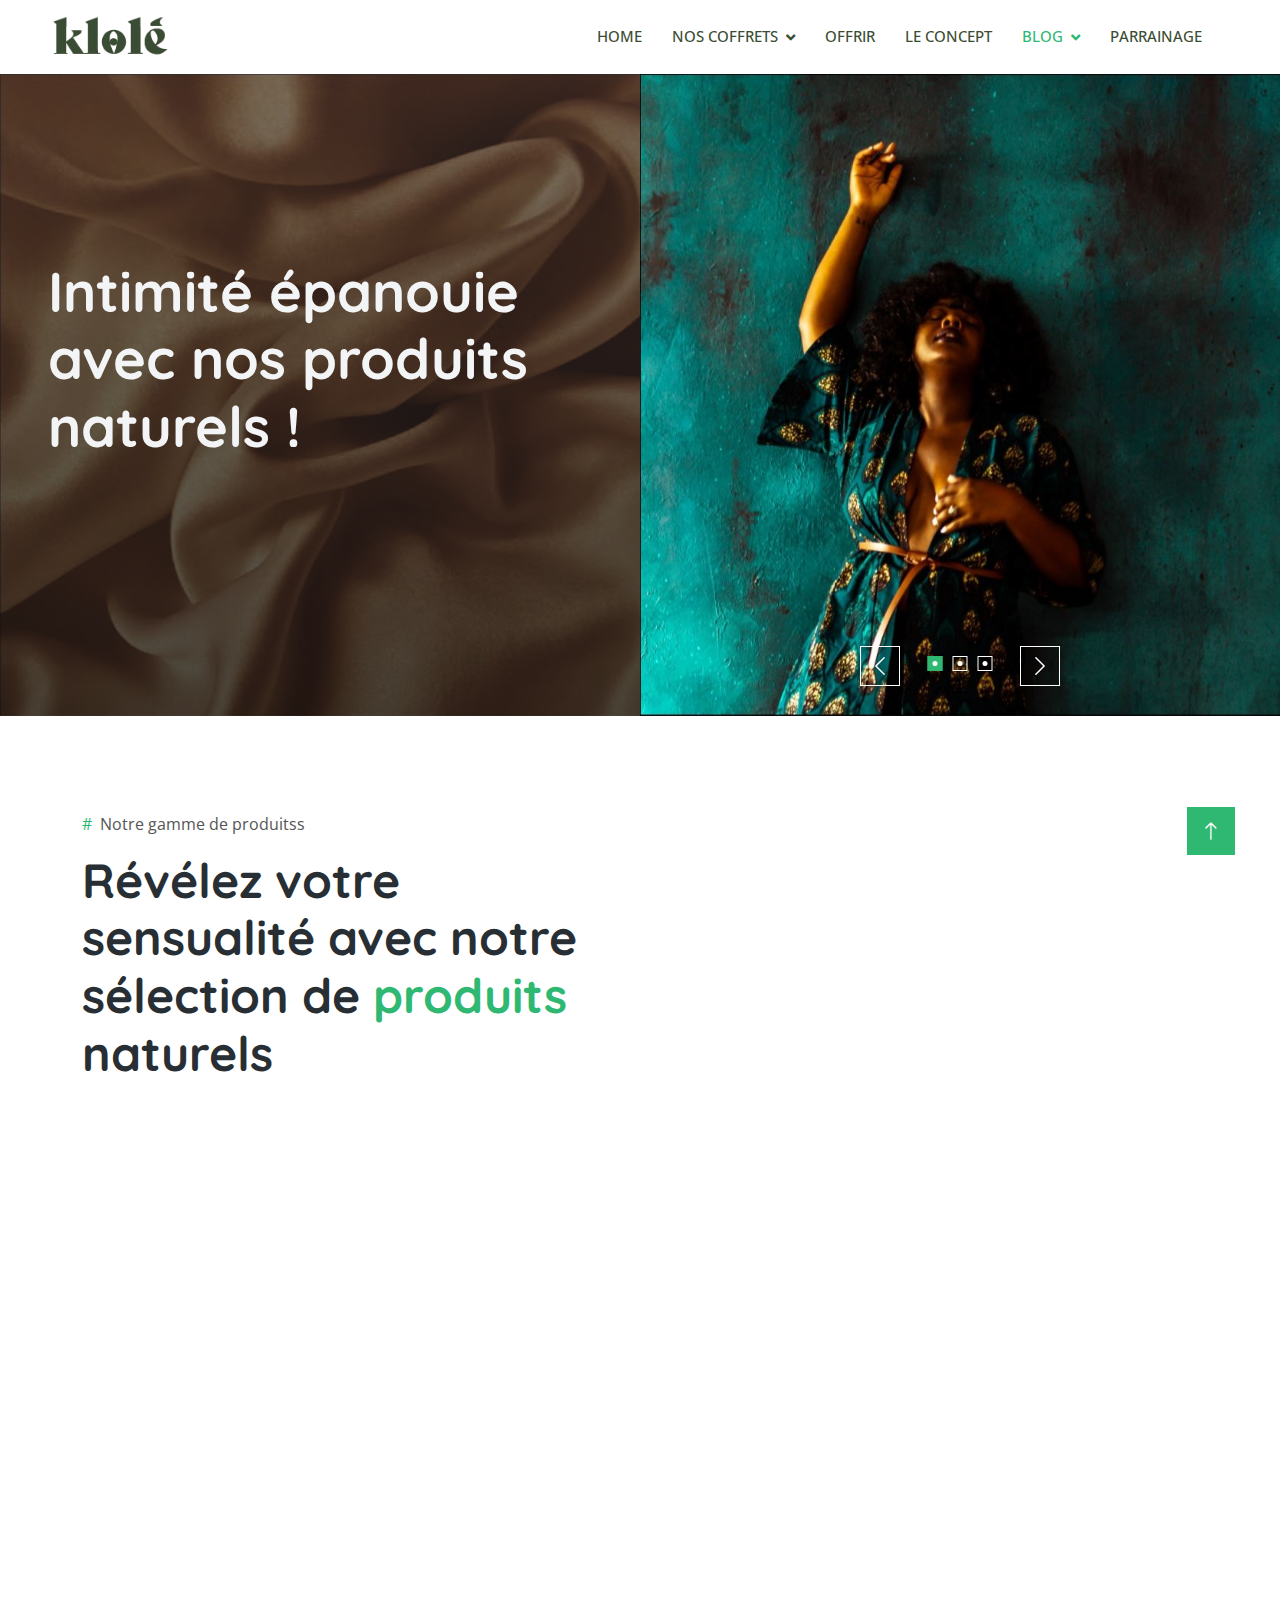
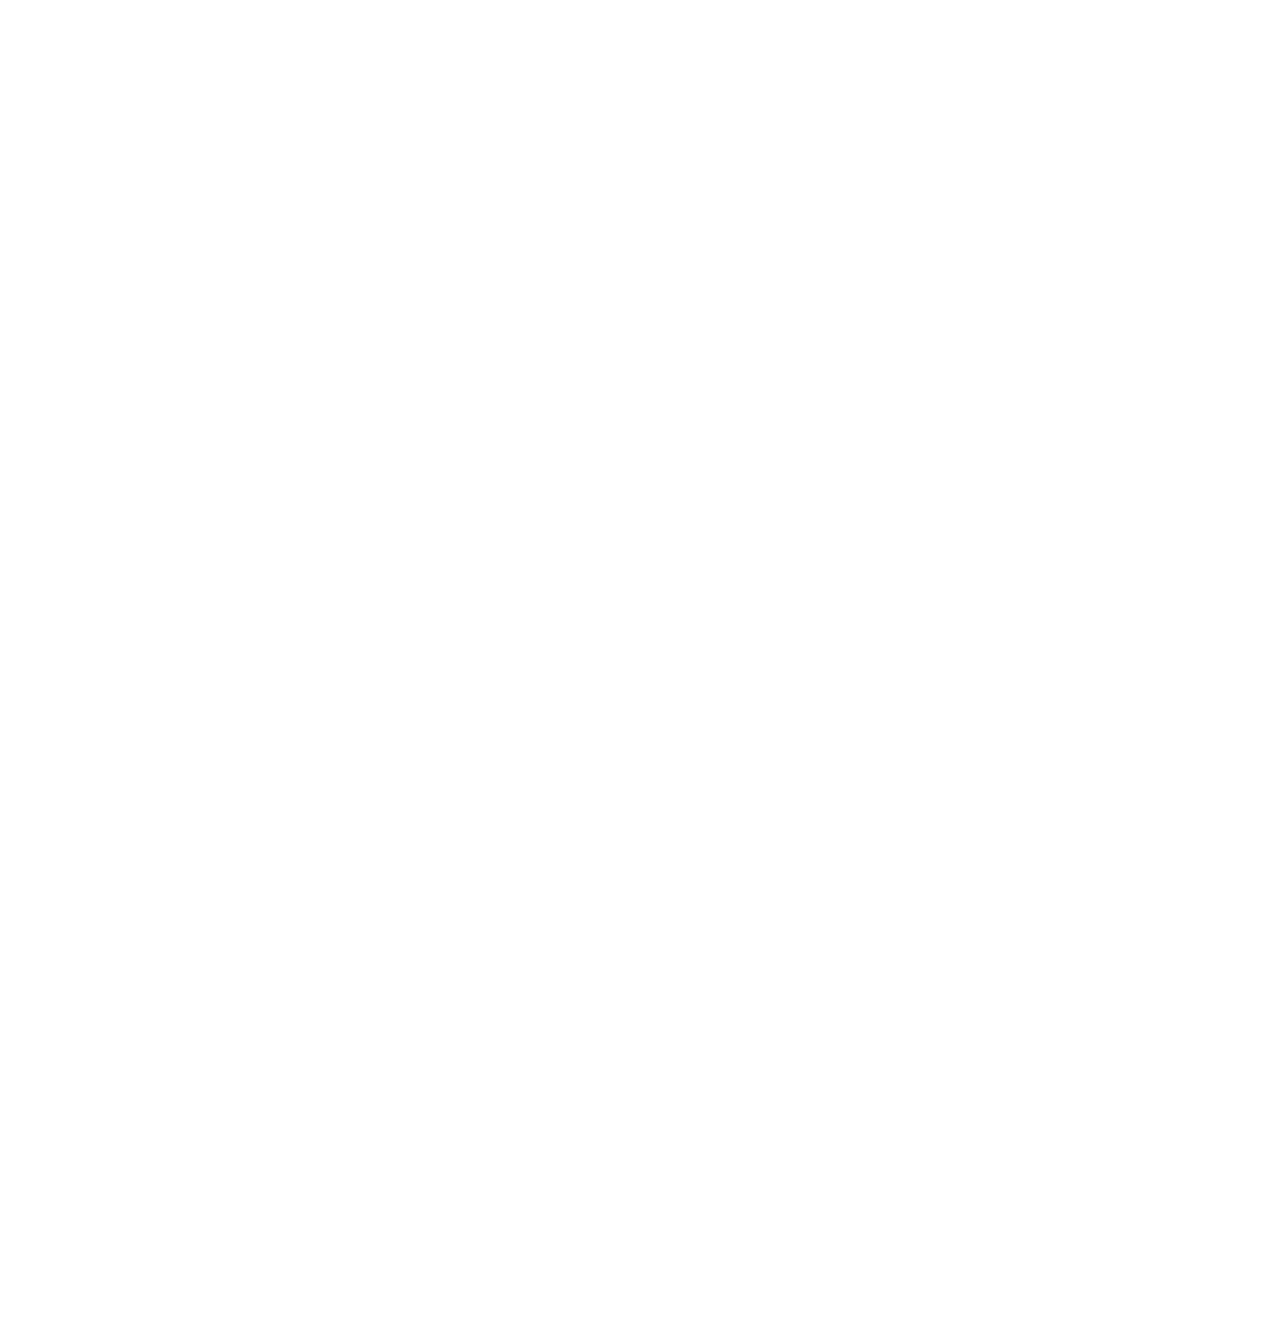
<file: etc-blog.html>
<!DOCTYPE html>
<html lang="fr">
  <head>
    <meta charset="utf-8" />
    <title>Klole</title>
    <meta content="width=device-width, initial-scale=1.0" name="viewport" />
    <meta content="" name="keywords" />
    <meta content="" name="description" />

    <!-- Favicon -->
    <link href="img/favicon.ico" rel="icon" />

    <!-- Google Web Fonts -->
    <link rel="preconnect" href="https://fonts.googleapis.com"/>
    <link rel="preconnect" href="https://fonts.gstatic.com" crossorigin/>
    <link
      href="https://fonts.googleapis.com/css2?family=Open+Sans:wght@400;500&family=Quicksand:wght@600;700&display=swap"
      rel="stylesheet"
    />

    <!-- Icon Font Stylesheet -->
    <link
      href="https://cdnjs.cloudflare.com/ajax/libs/font-awesome/5.10.0/css/all.min.css"
      rel="stylesheet"
    />
    <link
      href="https://cdn.jsdelivr.net/npm/bootstrap-icons@1.4.1/font/bootstrap-icons.css"
      rel="stylesheet"
    />

    <!-- Libraries Stylesheet -->
    <link href="lib/animate/animate.min.css" rel="stylesheet" />
    <link href="lib/lightbox/css/lightbox.min.css" rel="stylesheet" />
    <link href="lib/owlcarousel/assets/owl.carousel.min.css" rel="stylesheet" />

    <!-- Customized Bootstrap Stylesheet -->
    <link href="css/bootstrap.min.css" rel="stylesheet" />

    <!-- Template Stylesheet -->
    <link href="css/style.css" rel="stylesheet" />
  </head>

  <body>
    <!-- Spinner Start -->
    <div
      id="spinner"
      class="show bg-white position-fixed translate-middle w-100 vh-100 top-50 start-50 d-flex align-items-center justify-content-center"
    >
      <div
        class="spinner-border text-primary"
        style="width: 3rem; height: 3rem"
        role="status"
      >
        <span class="sr-only">Loading...</span>
      </div>
    </div>
    <!-- Spinner End -->

    <!-- Topbar Start
    <div class="container-fluid bg-light p-0 wow fadeIn" data-wow-delay="0.1s">
      <div class="row gx-0 d-none d-lg-flex">
        <div class="col-lg-7 px-5 text-start">
          <div class="h-100 d-inline-flex align-items-center py-3 me-4">
            <small class="fa fa-map-marker-alt text-primary me-2"></small>
            <small>123 Street, New York, USA</small>
          </div>
          <div class="h-100 d-inline-flex align-items-center py-3">
            <small class="far fa-clock text-primary me-2"></small>
            <small>Mon - Fri : 09.00 AM - 09.00 PM</small>
          </div>
        </div>
        <div class="col-lg-5 px-5 text-end">
          <div class="h-100 d-inline-flex align-items-center py-3 me-4">
            <small class="fa fa-phone-alt text-primary me-2"></small>
            <small>+33 633 89 02 54</small>
          </div>
          <div class="h-100 d-inline-flex align-items-center">
            <a class="btn btn-sm-square bg-white text-primary me-1" href=""
              ><i class="fab fa-facebook-f"></i
            ></a>
            <a class="btn btn-sm-square bg-white text-primary me-1" href=""
              ><i class="fab fa-twitter"></i
            ></a>
            <a class="btn btn-sm-square bg-white text-primary me-1" href=""
              ><i class="fab fa-linkedin-in"></i
            ></a>
            <a class="btn btn-sm-square bg-white text-primary me-0" href=""
              ><i class="fab fa-instagram"></i
            ></a>
          </div>
        </div>
      </div>
    </div> -->
    <!-- Topbar End -->

    <!-- Navbar Start -->


    <nav
      class="navbar navbar-expand-lg bg-white navbar-light sticky-top py-lg-0 px-4 px-lg-5 wow fadeIn"
      data-wow-delay="0.1s">
      <a href="index.html" class="navbar-brand p-0">
        <img class="img-fluid me-3" src="img/icon/icon-01.png" alt="Icon"/>

      <!-- <h1 class="m-0 text-primary">Zoofari</h1> -->

    </a>
      <button type="button" class="navbar-toggler" data-bs-toggle="collapse"
        data-bs-target="#navbarCollapse">
        <span class="navbar-toggler-icon"></span>
      </button>
      <div class="collapse navbar-collapse py-4 py-lg-0" id="navbarCollapse">
        <div class="navbar-nav ms-auto">
          <a href="index.html" class="nav-item nav-link ">Home</a>
          <div class="nav-item dropdown">
            <a href="nos-coffrets.html" class="nav-link dropdown-toggle " data-bs-toggle="dropdown">Nos coffrets</a>
            <div class="dropdown-menu rounded-0 rounded-bottom m-0">
              <a href="coffrets-coquins.html" class="dropdown-item">Coffrets coquins</a>
              <a href="coffrets-bien-être.html" class="dropdown-item ">Coffrets bien-être</a>
              <a href="etc.html" class="dropdown-item ">Etc</a>
            </div>
          </div> 
          <a href="offrir.html" class="nav-item nav-link">Offrir</a>
          <a href="le-concept.html" class="nav-item nav-link">Le concept</a>
          

          <div class="nav-item dropdown">
            <a href="blog.html" class="nav-link dropdown-toggle active" data-bs-toggle="dropdown">Blog</a>
            <div class="dropdown-menu rounded-0 rounded-bottom m-0">
              <a href="sexo.html" class="dropdown-item">Sexo</a>
              <a href="bien-etre.html" class="dropdown-item">Bien-être</a>
              <a href="etc-blog.html" class="dropdown-item active">Etc.</a>
            </div>
          </div> 

          <a href="parrainage.html" class="nav-item nav-link">Parrainage</a>

         <!-- <div class="nav-item dropdown">
            <a href="#" class="nav-link dropdown-toggle" data-bs-toggle="dropdown">Pages</a>
            <div class="dropdown-menu rounded-0 rounded-bottom m-0">
              <a href="animal.html" class="dropdown-item">Our Animals</a>
              <a href="membership.html" class="dropdown-item">Membership</a>
              <a href="visiting.html" class="dropdown-item">Visiting Hours</a>
              <a href="testimonial.html" class="dropdown-item">Testimonial</a>
              <a href="404.html" class="dropdown-item">404 Page</a>
            </div>
          </div>  -->
         

        <!-- <a href="" class="btn btn-primary"
          >Buy Ticket<i class="fa fa-arrow-right ms-3"></i
        ></a> -->
      </div>
    </nav>


    <!-- Navbar End -->

    <!-- Header Start -->

    <div class="container-fluid bg-dark p-0 mb-5">
      <div class="row g-0 flex-column-reverse flex-lg-row">
        <div class="col-lg-6 p-0 wow fadeIn" data-wow-delay="0.1s">
          <div
            class="header-bg h-100 d-flex flex-column justify-content-center p-5">
            <h1 class="display-4 text-light mb-5">
              Intimité épanouie avec nos produits naturels !
            </h1>
            <div class="d-flex align-items-center pt-4 animated slideInDown">


              <!-- <a href="" class="btn btn-primary py-sm-3 px-3 px-sm-5 me-5">Read More</a> -->
              <!-- <button
                type="button"
                class="btn-play"
                data-bs-toggle="modal"
                data-src="https://www.youtube.com/embed/DWRcNpR6Kdc"
                data-bs-target="#videoModal">
                <span></span>
              </button> -->
              <!-- <h6 class="text-white m-0 ms-4 d-none d-sm-block">Watch Video</h6> -->

            </div>
          </div>
        </div>
        <div class="col-lg-6 wow fadeIn" data-wow-delay="0.5s">
          <div class="owl-carousel header-carousel">
            <div class="owl-carousel-item">
              <img class="img-fluid" src="img/photo-1.JPG" alt="" />
            </div>
            <div class="owl-carousel-item">
              <img class="img-fluid" src="img/photo-2.JPG" alt="" />
            </div>
            <div class="owl-carousel-item">
              <img class="img-fluid" src="img/photo-3.JPG" alt="" />
            </div>
          </div>
        </div>
      </div>
    </div>
    <!-- Header End -->

    <!-- Video Modal Start -->
    <div
      class="modal modal-video fade"
      id="videoModal"
      tabindex="-1"
      aria-labelledby="exampleModalLabel"
      aria-hidden="true"
    >
      <div class="modal-dialog">
        <div class="modal-content rounded-0">
          <div class="modal-header">
            <h3 class="modal-title" id="exampleModalLabel">Youtube Video</h3>
            <button
              type="button"
              class="btn-close"
              data-bs-dismiss="modal"
              aria-label="Close"
            ></button>
          </div>
          <div class="modal-body">
            <!-- 16:9 aspect ratio -->
            <div class="ratio ratio-16x9">
              <iframe
                class="embed-responsive-item"
                src=""
                id="video"
                allowfullscreen
                allowscriptaccess="always"
                allow="autoplay"
              ></iframe>
            </div>
          </div>
        </div>
      </div>
    </div>
    <!-- Video Modal End -->

    <!-- About Start -->
   
    <!-- <div class="container-xxl py-5">
      <div class="container">
        <div class="row g-5">
          <div class="col-lg-6 wow fadeInUp" data-wow-delay="0.1s">
            <p><span class="text-primary me-2">#</span>Bienvenue sur Klole</p>
            <h1 class="display-5 mb-4">
              Connectez-vous avec
              <span class="text-primary">votre</span> sensualité!
            </h1>
            <p class="mb-4">
              Nous sommes passionnés par le bien-être, l'intimité et la connexion avec soi-même. Notre site web est conçu pour vous offrir une expérience enrichissante et vous guider dans l'exploration de notre gamme de produits naturels.
            </p>
            <h5 class="mb-3">
              <i class="far fa-check-circle text-primary me-3"></i>Bien-être sexuel, intimité & écoute de soi
            </h5>
            <h5 class="mb-3">
              <i class="far fa-check-circle text-primary me-3"></i>Transmission ancestrale d'inspiration africaine
            </h5>
            <h5 class="mb-3">
              <i class="far fa-check-circle text-primary me-3"></i>Soins naturels et objets érotiques
            </h5>
                        
            <a class="btn btn-primary py-3 px-5 mt-3" href="">En savoir plus</a>
          </div>
          <div class="col-lg-6 wow fadeInUp" data-wow-delay="0.5s">
            <div class="img-border">
              <img class="img-fluid" src="img/carre.jpg" alt="" />
            </div>
          </div>
        </div>
      </div>
    </div> -->

    <!-- About End -->

    <!-- Facts Start -->

    <!-- <div
      class="container-xxl bg-primary facts my-5 py-5 wow fadeInUp"
      data-wow-delay="0.1s"
    >
      <div class="container py-5">
        <div class="row g-4">
          <div
            class="col-md-6 col-lg-3 text-center wow fadeIn"
            data-wow-delay="0.1s"
          >
            <i class="fa fa-paw fa-3x text-primary mb-3"></i>
            <h1 class="text-white mb-2" data-toggle="counter-up">12345</h1>
            <p class="text-white mb-0">Total Animal</p>
          </div>
          <div
            class="col-md-6 col-lg-3 text-center wow fadeIn"
            data-wow-delay="0.3s"
          >
            <i class="fa fa-users fa-3x text-primary mb-3"></i>
            <h1 class="text-white mb-2" data-toggle="counter-up">12345</h1>
            <p class="text-white mb-0">Daily Vigitors</p>
          </div>
          <div
            class="col-md-6 col-lg-3 text-center wow fadeIn"
            data-wow-delay="0.5s"
          >
            <i class="fa fa-certificate fa-3x text-primary mb-3"></i>
            <h1 class="text-white mb-2" data-toggle="counter-up">12345</h1>
            <p class="text-white mb-0">Total Membership</p>
          </div>
          <div
            class="col-md-6 col-lg-3 text-center wow fadeIn"
            data-wow-delay="0.7s"
          >
            <i class="fa fa-shield-alt fa-3x text-primary mb-3"></i>
            <h1 class="text-white mb-2" data-toggle="counter-up">12345</h1>
            <p class="text-white mb-0">Save Wild Life</p>
          </div>
        </div>
      </div>
    </div> -->

    <!-- Facts End -->

    <!-- Service Start -->

    <!-- <div class="container-xxl py-5">
      <div class="container">
        <div class="row g-5 mb-5 wow fadeInUp" data-wow-delay="0.1s">
          <div class="col-lg-6">
            <p><span class="text-primary me-2">#</span>Our Services</p>
            <h1 class="display-5 mb-0">
              Special Services For
            <span class="text-primary">Zoofari</span> Visitors
            </h1>
          </div>
          <div class="col-lg-6">
            <div
              class="bg-primary h-100 d-flex align-items-center py-4 px-4 px-sm-5"
            >
              <i class="fa fa-3x fa-mobile-alt text-white"></i>
              <div class="ms-4">
                <p class="text-white mb-0">Call for more info</p>
                <h2 class="text-white mb-0">+012 345 6789</h2>
              </div>
            </div>
          </div>
        </div>
        <div class="row gy-5 gx-4">
          <div
            class="col-lg-3 col-md-4 col-sm-6 wow fadeInUp"
            data-wow-delay="0.1s"
          >
            <img class="img-fluid mb-3" src="img/icon/icon-2.png" alt="Icon" />
            <h5 class="mb-3">Car Parking</h5>
            <span
              >Erat ipsum justo amet duo et elitr dolor, est duo duo eos lorem
              sed diam stet diam sed stet.</span
            >
          </div>
          <div
            class="col-lg-3 col-md-4 col-sm-6 wow fadeInUp"
            data-wow-delay="0.3s"
          >
            <img class="img-fluid mb-3" src="img/icon/icon-3.png" alt="Icon" />
            <h5 class="mb-3">Animal Photos</h5>
            <span
              >Erat ipsum justo amet duo et elitr dolor, est duo duo eos lorem
              sed diam stet diam sed stet.</span
            >
          </div>
          <div
            class="col-lg-3 col-md-4 col-sm-6 wow fadeInUp"
            data-wow-delay="0.5s"
          >
            <img class="img-fluid mb-3" src="img/icon/icon-4.png" alt="Icon" />
            <h5 class="mb-3">Guide Services</h5>
            <span
              >Erat ipsum justo amet duo et elitr dolor, est duo duo eos lorem
              sed diam stet diam sed stet.</span
            >
          </div>
          <div
            class="col-lg-3 col-md-4 col-sm-6 wow fadeInUp"
            data-wow-delay="0.7s"
          >
            <img class="img-fluid mb-3" src="img/icon/icon-5.png" alt="Icon" />
            <h5 class="mb-3">Food & Beverages</h5>
            <span
              >Erat ipsum justo amet duo et elitr dolor, est duo duo eos lorem
              sed diam stet diam sed stet.</span
            >
          </div>
          <div
            class="col-lg-3 col-md-4 col-sm-6 wow fadeInUp"
            data-wow-delay="0.1s"
          >
            <img class="img-fluid mb-3" src="img/icon/icon-6.png" alt="Icon" />
            <h5 class="mb-3">Zoo Shopping</h5>
            <span
              >Erat ipsum justo amet duo et elitr dolor, est duo duo eos lorem
              sed diam stet diam sed stet.</span
            >
          </div>
          <div
            class="col-lg-3 col-md-4 col-sm-6 wow fadeInUp"
            data-wow-delay="0.3s"
          >
            <img class="img-fluid mb-3" src="img/icon/icon-7.png" alt="Icon" />
            <h5 class="mb-3">Free Hi Speed Wi-Fi</h5>
            <span
              >Erat ipsum justo amet duo et elitr dolor, est duo duo eos lorem
              sed diam stet diam sed stet.</span
            >
          </div>
          <div
            class="col-lg-3 col-md-4 col-sm-6 wow fadeInUp"
            data-wow-delay="0.5s"
          >
            <img class="img-fluid mb-3" src="img/icon/icon-8.png" alt="Icon" />
            <h5 class="mb-3">Play Ground</h5>
            <span
              >Erat ipsum justo amet duo et elitr dolor, est duo duo eos lorem
              sed diam stet diam sed stet.</span
            >
          </div>
          <div
            class="col-lg-3 col-md-4 col-sm-6 wow fadeInUp"
            data-wow-delay="0.7s"
          >
            <img class="img-fluid mb-3" src="img/icon/icon-9.png" alt="Icon" />
            <h5 class="mb-3">Rest House</h5>
            <span
              >Erat ipsum justo amet duo et elitr dolor, est duo duo eos lorem
              sed diam stet diam sed stet.</span
            >
          </div>
        </div>
      </div>
    </div> -->


    <!-- Service End -->

    <!-- produis Start -->

    <div class="container-xxl py-5">
      <div class="container">
        <div
          class="row g-5 mb-5 align-items-end wow fadeInUp"
          data-wow-delay="0.1s">
          
          
          
          <div class="col-lg-6">
            <p><span class="text-primary me-2">#</span>Notre gamme de produitss</p>
            <h1 class="display-5 mb-5">Révélez votre sensualité avec notre sélection de <span class="text-primary">produits</span> naturels</h1>
          
          </div>
          <div class="col-lg-6 text-lg-end">

            <!-- <a class="btn btn-primary py-3 px-5" href="">Explore More Animals</a> -->
            
          </div>
        </div>
        
        <div class="row g-4">
          <div class="col-lg-4 col-md-6 wow fadeInUp" data-wow-delay="0.1s">
            <div class="row g-4">
              <div class="col-12">
                <a
                  class="animal-item"
                  href="img/pproduit-1.jpg"
                  data-lightbox="animal">
                  <div class="position-relative">
                    <img class="img-fluid" src="img/pproduit-1.jpg" alt=""/>
                    <div class="animal-text p-4">
                      <p class="text-white small text-uppercase mb-0">nom de produit</p>
                      <h5 class="text-white mb-0">01</h5>
                    </div>
                  </div>
                </a>
              </div>
              <div class="col-12">
                <a
                  class="animal-item"
                  href="img/pproduit-2.jpg"
                  data-lightbox="animal"
                >
                  <div class="position-relative">
                    <img class="img-fluid" src="img/pproduit-2.jpg" alt="" />
                    <div class="animal-text p-4">
                      <p class="text-white small text-uppercase mb-0">nom de produit</p>
                      <h5 class="text-white mb-0">02</h5>
                    </div>
                  </div>
                </a>
              </div>
            </div>
          </div>
          <div class="col-lg-4 col-md-6 wow fadeInUp" data-wow-delay="0.3s">
            <div class="row g-4">
              <div class="col-12">
                <a
                  class="animal-item"
                  href="img/pproduit-3.jpg"
                  data-lightbox="animal"
                >
                  <div class="position-relative">
                    <img class="img-fluid" src="img/pproduit-3.jpg" alt="" />
                    <div class="animal-text p-4">
                      <p class="text-white small text-uppercase mb-0">nom de produit</p>
                      <h5 class="text-white mb-0">03</h5>
                    </div>
                  </div>
                </a>
              </div>
              <div class="col-12">
                <a
                  class="animal-item"
                  href="img/pproduit-4.jpg"
                  data-lightbox="animal"
                >
                  <div class="position-relative">
                    <img class="img-fluid" src="img/pproduit-4.jpg" alt="" />
                    <div class="animal-text p-4">
                      <p class="text-white small text-uppercase mb-0">nom de produit</p>
                      <h5 class="text-white mb-0">04</h5>
                    </div>
                  </div>
                </a>
              </div>
            </div>
          </div>
          <div class="col-lg-4 col-md-6 wow fadeInUp" data-wow-delay="0.5s">
            <div class="row g-4">
              <div class="col-12">
                <a
                  class="animal-item"
                  href="img/pproduit-5.jpg"
                  data-lightbox="animal"
                >
                  <div class="position-relative">
                    <img class="img-fluid" src="img/pproduit-5.jpg" alt="" />
                    <div class="animal-text p-4">
                      <p class="text-white small text-uppercase mb-0">nom de produit</p>
                      <h5 class="text-white mb-0">05</h5>
                    </div>
                  </div>
                </a>
              </div>
              <div class="col-12">
                <a
                  class="animal-item"
                  href="img/pproduit-6.jpg"
                  data-lightbox="animal"
                >
                  <div class="position-relative">
                    <img class="img-fluid" src="img/pproduit-6.jpg" alt="" />
                    <div class="animal-text p-4">
                      <p class="text-white small text-uppercase mb-0">nom de produit</p>
                      <h5 class="text-white mb-0">06</h5>
                    </div>
                  </div>
                </a>
              </div>
            </div>
          </div>
        </div>
      </div>
    </div>
    <!-- Animal End -->

    <!-- Visiting Hours Start -->
    
    
    <!-- <div class="container-xxl bg-primary visiting-hours my-5 py-5 wow fadeInUp"
      data-wow-delay="0.1s">
      <div class="container py-5">
        <div class="row g-5">
          <div class="col-md-6 wow fadeIn" data-wow-delay="0.3s">
            <h1 class="display-6 text-white mb-5">Visiting Hours</h1>
            <ul class="list-group list-group-flush">
              <li class="list-group-item">
                <span>Monday</span>
                <span>9:00AM - 6:00PM</span>
              </li>
              <li class="list-group-item">
                <span>Tuesday</span>
                <span>9:00AM - 6:00PM</span>
              </li>
              <li class="list-group-item">
                <span>Wednesday</span>
                <span>9:00AM - 6:00PM</span>
              </li>
              <li class="list-group-item">
                <span>Thursday</span>
                <span>9:00AM - 6:00PM</span>
              </li>
              <li class="list-group-item">
                <span>Friday</span>
                <span>9:00AM - 6:00PM</span>
              </li>
              <li class="list-group-item">
                <span>Saturday</span>
                <span>9:00AM - 6:00PM</span>
              </li>
              <li class="list-group-item">
                <span>Sunday</span>
                <span>Closed</span>
              </li>
            </ul>
          </div>
          <div class="col-md-6 text-light wow fadeIn" data-wow-delay="0.5s">
            <h1 class="display-6 text-white mb-5">Contact Info</h1>
            <table class="table">
              <tbody>
                <tr>
                  <td>Office</td>
                  <td>123 Street, New York, USA</td>
                </tr>
                <tr>
                  <td>Zoo</td>
                  <td>123 Street, New York, USA</td>
                </tr>
                <tr>
                  <td>Ticket</td>
                  <td>
                    <p class="mb-2">+012 345 6789</p>
                    <p class="mb-0">ticket@example.com</p>
                  </td>
                </tr>
                <tr>
                  <td>Support</td>
                  <td>
                    <p class="mb-2">+012 345 6789</p>
                    <p class="mb-0">support@example.com</p>
                  </td>
                </tr>
              </tbody>
            </table>
          </div>
        </div>
      </div>
    </div> -->


    <!-- Visiting Hours End -->

    <!-- Membership Start -->
  
    <!-- <div class="container-xxl py-5">
      <div class="container">
        <div
          class="row g-5 mb-5 align-items-end wow fadeInUp"
          data-wow-delay="0.1s"
        >
          <div class="col-lg-6">
            <p><span class="text-primary me-2">#</span>Membership</p>
            <h1 class="display-5 mb-0">
              You Can Be A Proud Member Of
              <span class="text-primary">Zoofari</span>
            </h1>
          </div>
          <div class="col-lg-6 text-lg-end">
            <a class="btn btn-primary py-3 px-5" href="">Special Pricing</a>
          </div>
        </div>
        <div class="row g-4">
          <div class="col-lg-4 col-md-6 wow fadeInUp" data-wow-delay="0.1s">
            <div class="membership-item position-relative">
              <img class="img-fluid" src="img/animal-lg-1.jpg" alt="" />
              <h1 class="display-1">01</h1>
              <h4 class="text-white mb-3">Popular</h4>
              <h3 class="text-primary mb-4">$99.00</h3>
              <p><i class="fa fa-check text-primary me-3"></i>10% discount</p>
              <p>
                <i class="fa fa-check text-primary me-3"></i>2 adult and 2 child
              </p>
              <p>
                <i class="fa fa-check text-primary me-3"></i>Free animal
                exhibition
              </p>
              <a class="btn btn-outline-light px-4 mt-3" href="">Get Started</a>
            </div>
          </div>
          <div class="col-lg-4 col-md-6 wow fadeInUp" data-wow-delay="0.3s">
            <div class="membership-item position-relative">
              <img class="img-fluid" src="img/animal-lg-2.jpg" alt="" />
              <h1 class="display-1">02</h1>
              <h4 class="text-white mb-3">Standard</h4>
              <h3 class="text-primary mb-4">$149.00</h3>
              <p><i class="fa fa-check text-primary me-3"></i>15% discount</p>
              <p>
                <i class="fa fa-check text-primary me-3"></i>4 adult and 4 child
              </p>
              <p>
                <i class="fa fa-check text-primary me-3"></i>Free animal
                exhibition
              </p>
              <a class="btn btn-outline-light px-4 mt-3" href="">Get Started</a>
            </div>
          </div>
          <div class="col-lg-4 col-md-6 wow fadeInUp" data-wow-delay="0.5s">
            <div class="membership-item position-relative">
              <img class="img-fluid" src="img/animal-lg-3.jpg" alt="" />
              <h1 class="display-1">03</h1>
              <h4 class="text-white mb-3">Premium</h4>
              <h3 class="text-primary mb-4">$199.00</h3>
              <p><i class="fa fa-check text-primary me-3"></i>20% discount</p>
              <p>
                <i class="fa fa-check text-primary me-3"></i>6 adult and 6 child
              </p>
              <p>
                <i class="fa fa-check text-primary me-3"></i>Free animal
                exhibition
              </p>
              <a class="btn btn-outline-light px-4 mt-3" href="">Get Started</a>
            </div>
          </div>
        </div>
      </div>
    </div>
     -->
    <!-- Membership End -->

    <!-- Testimonial Start -->
    <div class="container-xxl py-5">
      <div class="container">
        <h1
          class="display-5 text-center mb-5 wow fadeInUp"
          data-wow-delay="0.1s"
        >
        Nos clients le disent !
        </h1>
        <div
          class="owl-carousel testimonial-carousel wow fadeInUp"
          data-wow-delay="0.1s"
        >
          <div class="testimonial-item text-center">
            <img
              class="img-fluid rounded-circle border border-2 p-2 mx-auto mb-4"
              src="img/testimonial-1.jpg"
              style="width: 100px; height: 100px"
            />
            <div class="testimonial-text rounded text-center p-4">
              <p>
                Clita clita tempor justo dolor ipsum amet kasd amet duo justo
                duo duo labore sed sed. Magna ut diam sit et amet stet eos sed
                clita erat magna elitr erat sit sit erat at rebum justo sea
                clita.
              </p>
              <h5 class="mb-1">Patient Name</h5>
              <span class="fst-italic">Profession</span>
            </div>
          </div>
          <div class="testimonial-item text-center">
            <img
              class="img-fluid rounded-circle border border-2 p-2 mx-auto mb-4"
              src="img/testimonial-2.jpg"
              style="width: 100px; height: 100px"
            />
            <div class="testimonial-text rounded text-center p-4">
              <p>
                Clita clita tempor justo dolor ipsum amet kasd amet duo justo
                duo duo labore sed sed. Magna ut diam sit et amet stet eos sed
                clita erat magna elitr erat sit sit erat at rebum justo sea
                clita.
              </p>
              <h5 class="mb-1">Patient Name</h5>
              <span class="fst-italic">Profession</span>
            </div>
          </div>
          <div class="testimonial-item text-center">
            <img
              class="img-fluid rounded-circle border border-2 p-2 mx-auto mb-4"
              src="img/testimonial-3.jpg"
              style="width: 100px; height: 100px"
            />
            <div class="testimonial-text rounded text-center p-4">
              <p>
                Clita clita tempor justo dolor ipsum amet kasd amet duo justo
                duo duo labore sed sed. Magna ut diam sit et amet stet eos sed
                clita erat magna elitr erat sit sit erat at rebum justo sea
                clita.
              </p>
              <h5 class="mb-1">Patient Name</h5>
              <span class="fst-italic">Profession</span>
            </div>
          </div>
        </div>
      </div>
    </div>
    <!-- Testimonial End -->

    <!-- Footer Start -->
    <div
      class="container-fluid footer bg-dark text-light footer mt-5 pt-5 wow fadeIn"
      data-wow-delay="0.1s"
    >
      <div class="container py-5">
        <div class="row g-5">
          <div class="col-lg-3 col-md-6">
            <h5 class="text-light mb-4">Address</h5>
            <!-- <p class="mb-2">
              <i class="fa fa-map-marker-alt me-3"></i>123 Street, New York, USA
            </p> -->
            <p class="mb-2">
              <i class="fa fa-phone-alt me-3"></i>+33 633 890 254
            </p>
            <p class="mb-2">
              <i class="fa fa-envelope me-3"></i>info@klole.fr
            </p>
            <div class="d-flex pt-2">
              <a class="btn btn-outline-light btn-social" href=""
                ><i class="fab fa-twitter"></i
              ></a>
              <a class="btn btn-outline-light btn-social" href=""
                ><i class="fab fa-facebook-f"></i
              ></a>
              <a class="btn btn-outline-light btn-social" href=""
                ><i class="fab fa-youtube"></i
              ></a>
              <a class="btn btn-outline-light btn-social" href=""
                ><i class="fab fa-linkedin-in"></i
              ></a>
            </div>
          </div>
          <div class="col-lg-3 col-md-6">
            <!-- <h5 class="text-light mb-4">Quick Links</h5>
            <a class="btn btn-link" href="">About Us</a>
            <a class="btn btn-link" href="">Contact Us</a>
            <a class="btn btn-link" href="">Our Services</a>
            <a class="btn btn-link" href="">Terms & Condition</a>
            <a class="btn btn-link" href="">Support</a> -->
          </div>
          <!-- <div class="col-lg-3 col-md-6">
            <h5 class="text-light mb-4">Popular Links</h5>
            <a class="btn btn-link" href="">About Us</a>
            <a class="btn btn-link" href="">Contact Us</a>
            <a class="btn btn-link" href="">Our Services</a>
            <a class="btn btn-link" href="">Terms & Condition</a>
            <a class="btn btn-link" href="">Support</a>
          </div> -->

          <div class="col-lg-4 col-md-6">
            <h3 class="text-light mb-4">Newsletter</h3>
            <p>Restez informé et profitez d'avantages exclusifs en vous inscrivant !</p>
            <div class="position-relative mx-auto" style="max-width: 600px">
              <input
                class="form-control border-0 w-100 py-3 ps-4 pe-5"
                type="text"
                placeholder="Votre email"
              />
              <button
                type="button"
                class="btn btn-primary py-2 position-absolute top-0 end-0 mt-2 me-2">
              S'inscrire
              </button>
            </div>
          </div>
        </div>
      </div>
      <div class="container">
        <div class="copyright">
          <div class="row">
            <div class="col-md-6 text-center text-md-start mb-3 mb-md-0">
              &copy; <a class="border-bottom" href="#">Klole</a>, All
              Right Reserved.
            </div>
            <div class="col-md-6 text-center text-md-end">
              <!--/*** This template is free as long as you keep the footer author’s credit link/attribution link/backlink. If you'd like to use the template without the footer author’s credit link/attribution link/backlink, you can purchase the Credit Removal License from "https://htmlcodex.com/credit-removal". Thank you for your support. ***/-->
              Designed By
              <a class="border-bottom" href="https://htmlcodex.com"
                >HTML Codex</a
              >
              <br />Distributed By:
              <a href="https://themewagon.com" target="_blank">ThemeWagon</a>
            </div>
          </div>
        </div>
      </div>
    </div>
    <!-- Footer End -->

    <!-- Back to Top -->
    <a href="#" class="btn btn-lg btn-primary btn-lg-square back-to-top"
      ><i class="bi bi-arrow-up"></i
    ></a>

    <!-- JavaScript Libraries -->
    <script src="https://code.jquery.com/jquery-3.4.1.min.js"></script>
    <script src="https://cdn.jsdelivr.net/npm/bootstrap@5.0.0/dist/js/bootstrap.bundle.min.js"></script>
    <script src="lib/wow/wow.min.js"></script>
    <script src="lib/easing/easing.min.js"></script>
    <script src="lib/waypoints/waypoints.min.js"></script>
    <script src="lib/counterup/counterup.min.js"></script>
    <script src="lib/owlcarousel/owl.carousel.min.js"></script>
    <script src="lib/lightbox/js/lightbox.min.js"></script>

    <!-- Template Javascript -->
    <script src="js/main.js"></script>
  </body>
</html>
</file>
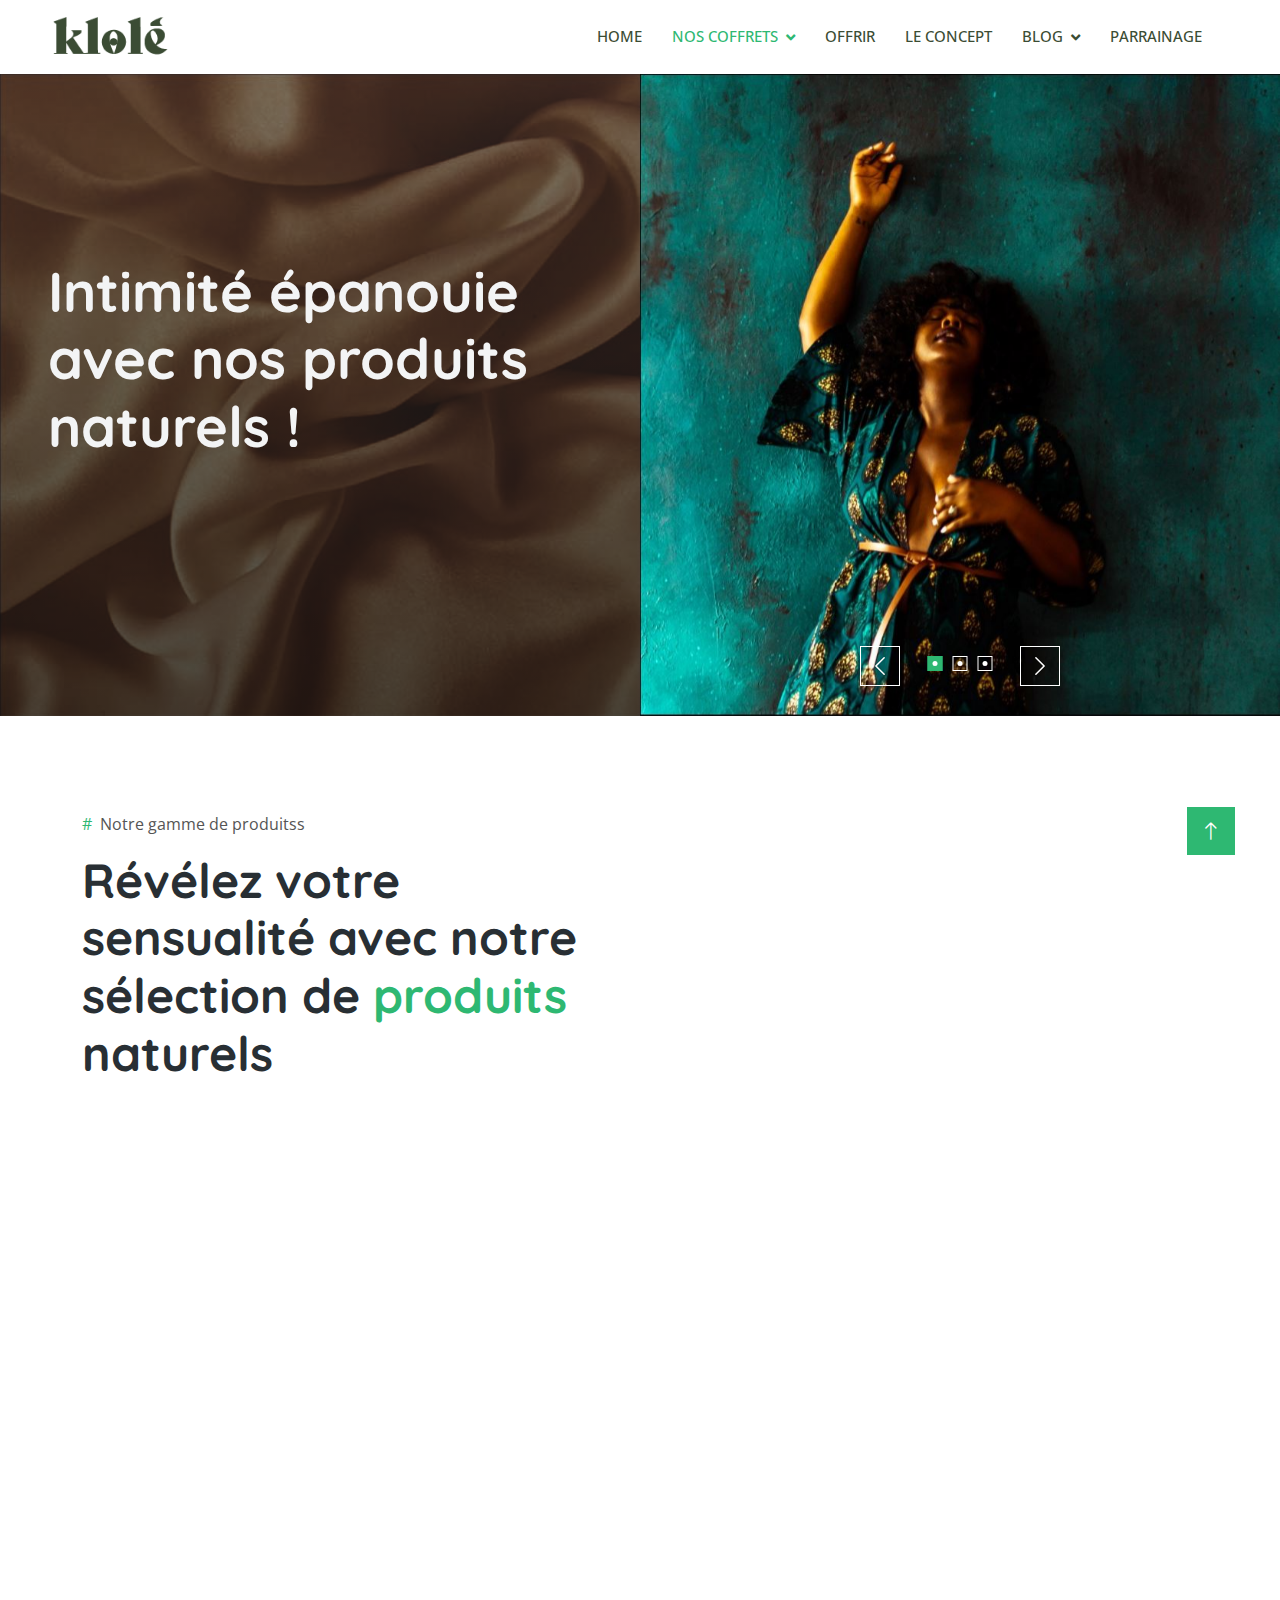
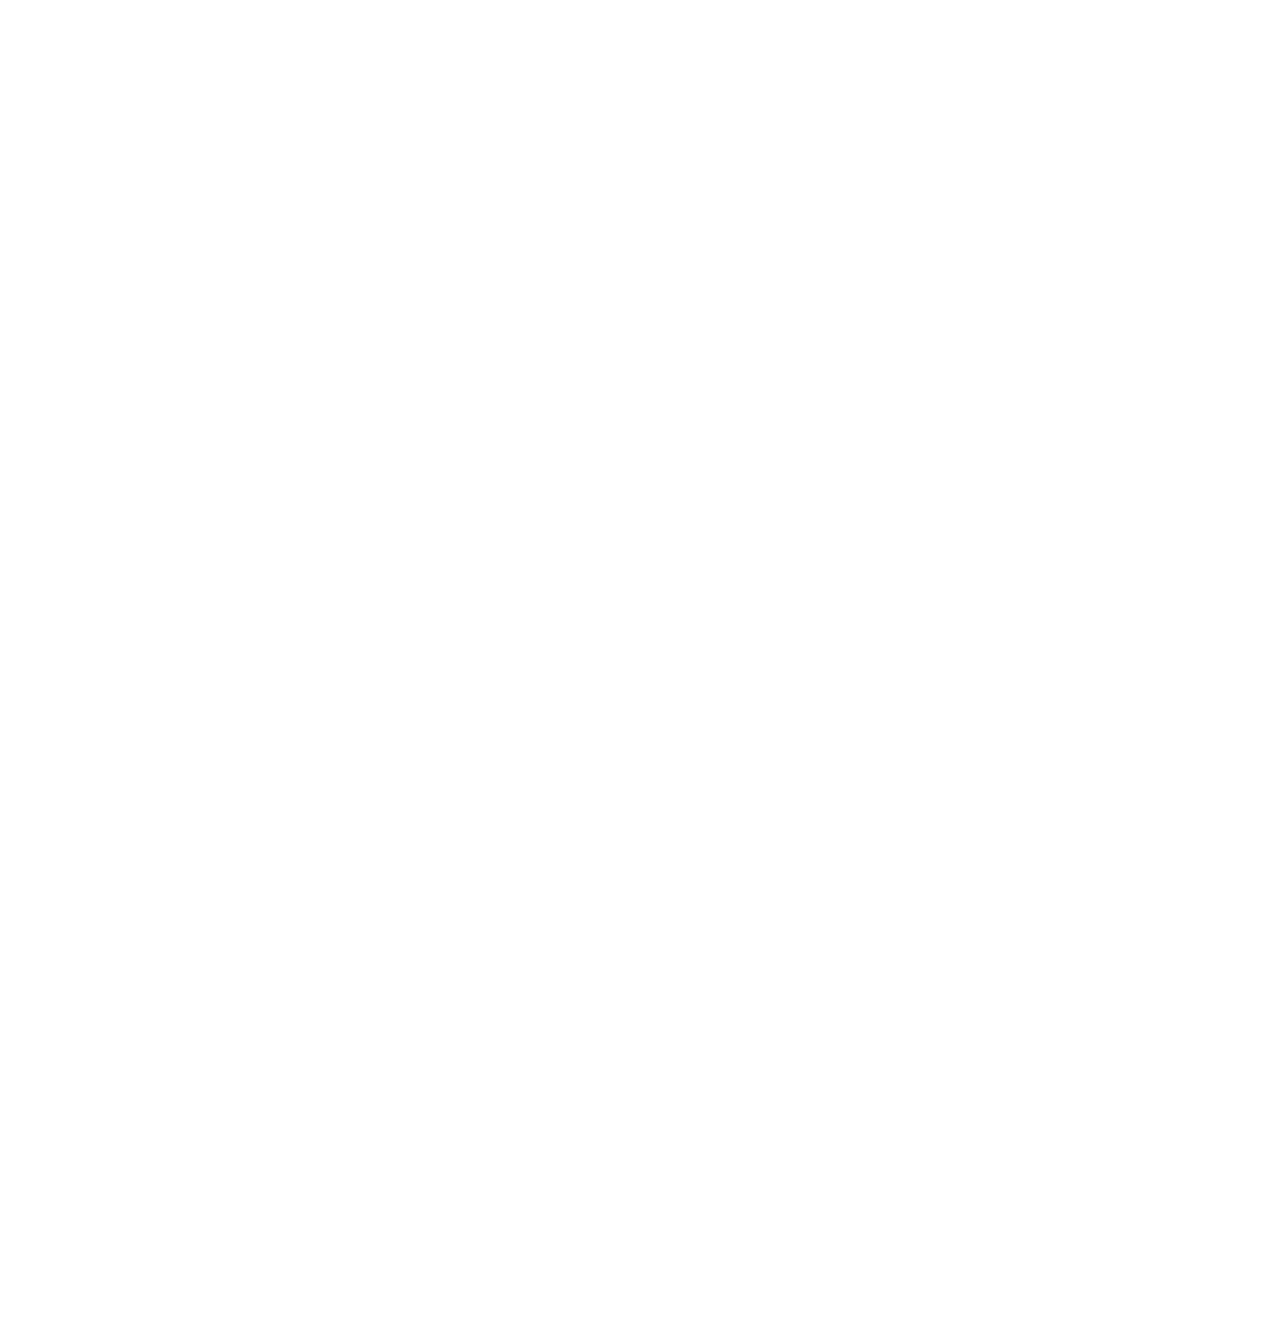
<file: etc.html>
<!DOCTYPE html>
<html lang="fr">
  <head>
    <meta charset="utf-8" />
    <title>Klole</title>
    <meta content="width=device-width, initial-scale=1.0" name="viewport" />
    <meta content="" name="keywords" />
    <meta content="" name="description" />

    <!-- Favicon -->
    <link href="img/favicon.ico" rel="icon" />

    <!-- Google Web Fonts -->
    <link rel="preconnect" href="https://fonts.googleapis.com"/>
    <link rel="preconnect" href="https://fonts.gstatic.com" crossorigin/>
    <link
      href="https://fonts.googleapis.com/css2?family=Open+Sans:wght@400;500&family=Quicksand:wght@600;700&display=swap"
      rel="stylesheet"
    />

    <!-- Icon Font Stylesheet -->
    <link
      href="https://cdnjs.cloudflare.com/ajax/libs/font-awesome/5.10.0/css/all.min.css"
      rel="stylesheet"
    />
    <link
      href="https://cdn.jsdelivr.net/npm/bootstrap-icons@1.4.1/font/bootstrap-icons.css"
      rel="stylesheet"
    />

    <!-- Libraries Stylesheet -->
    <link href="lib/animate/animate.min.css" rel="stylesheet" />
    <link href="lib/lightbox/css/lightbox.min.css" rel="stylesheet" />
    <link href="lib/owlcarousel/assets/owl.carousel.min.css" rel="stylesheet" />

    <!-- Customized Bootstrap Stylesheet -->
    <link href="css/bootstrap.min.css" rel="stylesheet" />

    <!-- Template Stylesheet -->
    <link href="css/style.css" rel="stylesheet" />
  </head>

  <body>
    <!-- Spinner Start -->
    <div
      id="spinner"
      class="show bg-white position-fixed translate-middle w-100 vh-100 top-50 start-50 d-flex align-items-center justify-content-center"
    >
      <div
        class="spinner-border text-primary"
        style="width: 3rem; height: 3rem"
        role="status"
      >
        <span class="sr-only">Loading...</span>
      </div>
    </div>
    <!-- Spinner End -->

    <!-- Topbar Start
    <div class="container-fluid bg-light p-0 wow fadeIn" data-wow-delay="0.1s">
      <div class="row gx-0 d-none d-lg-flex">
        <div class="col-lg-7 px-5 text-start">
          <div class="h-100 d-inline-flex align-items-center py-3 me-4">
            <small class="fa fa-map-marker-alt text-primary me-2"></small>
            <small>123 Street, New York, USA</small>
          </div>
          <div class="h-100 d-inline-flex align-items-center py-3">
            <small class="far fa-clock text-primary me-2"></small>
            <small>Mon - Fri : 09.00 AM - 09.00 PM</small>
          </div>
        </div>
        <div class="col-lg-5 px-5 text-end">
          <div class="h-100 d-inline-flex align-items-center py-3 me-4">
            <small class="fa fa-phone-alt text-primary me-2"></small>
            <small>+33 633 89 02 54</small>
          </div>
          <div class="h-100 d-inline-flex align-items-center">
            <a class="btn btn-sm-square bg-white text-primary me-1" href=""
              ><i class="fab fa-facebook-f"></i
            ></a>
            <a class="btn btn-sm-square bg-white text-primary me-1" href=""
              ><i class="fab fa-twitter"></i
            ></a>
            <a class="btn btn-sm-square bg-white text-primary me-1" href=""
              ><i class="fab fa-linkedin-in"></i
            ></a>
            <a class="btn btn-sm-square bg-white text-primary me-0" href=""
              ><i class="fab fa-instagram"></i
            ></a>
          </div>
        </div>
      </div>
    </div> -->
    <!-- Topbar End -->

    <!-- Navbar Start -->


    <nav
      class="navbar navbar-expand-lg bg-white navbar-light sticky-top py-lg-0 px-4 px-lg-5 wow fadeIn"
      data-wow-delay="0.1s">
      <a href="index.html" class="navbar-brand p-0">
        <img class="img-fluid me-3" src="img/icon/icon-01.png" alt="Icon"/>

      <!-- <h1 class="m-0 text-primary">Zoofari</h1> -->

    </a>
      <button type="button" class="navbar-toggler" data-bs-toggle="collapse"
        data-bs-target="#navbarCollapse">
        <span class="navbar-toggler-icon"></span>
      </button>
      <div class="collapse navbar-collapse py-4 py-lg-0" id="navbarCollapse">
        <div class="navbar-nav ms-auto">
          <a href="index.html" class="nav-item nav-link ">Home</a>
          <div class="nav-item dropdown">
            <a href="nos-coffrets.html" class="nav-link dropdown-toggle active" data-bs-toggle="dropdown">Nos coffrets</a>
            <div class="dropdown-menu rounded-0 rounded-bottom m-0">
              <a href="coffrets-coquins.html" class="dropdown-item">Coffrets coquins</a>
              <a href="coffrets-bien-être.html" class="dropdown-item ">Coffrets bien-être</a>
              <a href="etc.html" class="dropdown-item active">Etc</a>
            </div>
          </div> 
          <a href="offrir.html" class="nav-item nav-link">Offrir</a>
          <a href="le-concept.html" class="nav-item nav-link">Le concept</a>
          

          <div class="nav-item dropdown">
            <a href="blog.html" class="nav-link dropdown-toggle" data-bs-toggle="dropdown">Blog</a>
            <div class="dropdown-menu rounded-0 rounded-bottom m-0">
              <a href="sexo.html" class="dropdown-item">Sexo</a>
              <a href="bien-etre.html" class="dropdown-item">Bien-être</a>
              <a href="etc-blog.html" class="dropdown-item">Etc.</a>
            </div>
          </div> 

          <a href="parrainage.html" class="nav-item nav-link">Parrainage</a>

         <!-- <div class="nav-item dropdown">
            <a href="#" class="nav-link dropdown-toggle" data-bs-toggle="dropdown">Pages</a>
            <div class="dropdown-menu rounded-0 rounded-bottom m-0">
              <a href="animal.html" class="dropdown-item">Our Animals</a>
              <a href="membership.html" class="dropdown-item">Membership</a>
              <a href="visiting.html" class="dropdown-item">Visiting Hours</a>
              <a href="testimonial.html" class="dropdown-item">Testimonial</a>
              <a href="404.html" class="dropdown-item">404 Page</a>
            </div>
          </div>  -->
         

        <!-- <a href="" class="btn btn-primary"
          >Buy Ticket<i class="fa fa-arrow-right ms-3"></i
        ></a> -->
      </div>
    </nav>


    <!-- Navbar End -->

    <!-- Header Start -->

    <div class="container-fluid bg-dark p-0 mb-5">
      <div class="row g-0 flex-column-reverse flex-lg-row">
        <div class="col-lg-6 p-0 wow fadeIn" data-wow-delay="0.1s">
          <div
            class="header-bg h-100 d-flex flex-column justify-content-center p-5">
            <h1 class="display-4 text-light mb-5">
              Intimité épanouie avec nos produits naturels !
            </h1>
            <div class="d-flex align-items-center pt-4 animated slideInDown">


              <!-- <a href="" class="btn btn-primary py-sm-3 px-3 px-sm-5 me-5">Read More</a> -->
              <!-- <button
                type="button"
                class="btn-play"
                data-bs-toggle="modal"
                data-src="https://www.youtube.com/embed/DWRcNpR6Kdc"
                data-bs-target="#videoModal">
                <span></span>
              </button> -->
              <!-- <h6 class="text-white m-0 ms-4 d-none d-sm-block">Watch Video</h6> -->

            </div>
          </div>
        </div>
        <div class="col-lg-6 wow fadeIn" data-wow-delay="0.5s">
          <div class="owl-carousel header-carousel">
            <div class="owl-carousel-item">
              <img class="img-fluid" src="img/photo-1.JPG" alt="" />
            </div>
            <div class="owl-carousel-item">
              <img class="img-fluid" src="img/photo-2.JPG" alt="" />
            </div>
            <div class="owl-carousel-item">
              <img class="img-fluid" src="img/photo-3.JPG" alt="" />
            </div>
          </div>
        </div>
      </div>
    </div>
    <!-- Header End -->

    <!-- Video Modal Start -->
    <div
      class="modal modal-video fade"
      id="videoModal"
      tabindex="-1"
      aria-labelledby="exampleModalLabel"
      aria-hidden="true"
    >
      <div class="modal-dialog">
        <div class="modal-content rounded-0">
          <div class="modal-header">
            <h3 class="modal-title" id="exampleModalLabel">Youtube Video</h3>
            <button
              type="button"
              class="btn-close"
              data-bs-dismiss="modal"
              aria-label="Close"
            ></button>
          </div>
          <div class="modal-body">
            <!-- 16:9 aspect ratio -->
            <div class="ratio ratio-16x9">
              <iframe
                class="embed-responsive-item"
                src=""
                id="video"
                allowfullscreen
                allowscriptaccess="always"
                allow="autoplay"
              ></iframe>
            </div>
          </div>
        </div>
      </div>
    </div>
    <!-- Video Modal End -->

    <!-- About Start -->
   
    <!-- <div class="container-xxl py-5">
      <div class="container">
        <div class="row g-5">
          <div class="col-lg-6 wow fadeInUp" data-wow-delay="0.1s">
            <p><span class="text-primary me-2">#</span>Bienvenue sur Klole</p>
            <h1 class="display-5 mb-4">
              Connectez-vous avec
              <span class="text-primary">votre</span> sensualité!
            </h1>
            <p class="mb-4">
              Nous sommes passionnés par le bien-être, l'intimité et la connexion avec soi-même. Notre site web est conçu pour vous offrir une expérience enrichissante et vous guider dans l'exploration de notre gamme de produits naturels.
            </p>
            <h5 class="mb-3">
              <i class="far fa-check-circle text-primary me-3"></i>Bien-être sexuel, intimité & écoute de soi
            </h5>
            <h5 class="mb-3">
              <i class="far fa-check-circle text-primary me-3"></i>Transmission ancestrale d'inspiration africaine
            </h5>
            <h5 class="mb-3">
              <i class="far fa-check-circle text-primary me-3"></i>Soins naturels et objets érotiques
            </h5>
                        
            <a class="btn btn-primary py-3 px-5 mt-3" href="">En savoir plus</a>
          </div>
          <div class="col-lg-6 wow fadeInUp" data-wow-delay="0.5s">
            <div class="img-border">
              <img class="img-fluid" src="img/carre.jpg" alt="" />
            </div>
          </div>
        </div>
      </div>
    </div> -->

    <!-- About End -->

    <!-- Facts Start -->

    <!-- <div
      class="container-xxl bg-primary facts my-5 py-5 wow fadeInUp"
      data-wow-delay="0.1s"
    >
      <div class="container py-5">
        <div class="row g-4">
          <div
            class="col-md-6 col-lg-3 text-center wow fadeIn"
            data-wow-delay="0.1s"
          >
            <i class="fa fa-paw fa-3x text-primary mb-3"></i>
            <h1 class="text-white mb-2" data-toggle="counter-up">12345</h1>
            <p class="text-white mb-0">Total Animal</p>
          </div>
          <div
            class="col-md-6 col-lg-3 text-center wow fadeIn"
            data-wow-delay="0.3s"
          >
            <i class="fa fa-users fa-3x text-primary mb-3"></i>
            <h1 class="text-white mb-2" data-toggle="counter-up">12345</h1>
            <p class="text-white mb-0">Daily Vigitors</p>
          </div>
          <div
            class="col-md-6 col-lg-3 text-center wow fadeIn"
            data-wow-delay="0.5s"
          >
            <i class="fa fa-certificate fa-3x text-primary mb-3"></i>
            <h1 class="text-white mb-2" data-toggle="counter-up">12345</h1>
            <p class="text-white mb-0">Total Membership</p>
          </div>
          <div
            class="col-md-6 col-lg-3 text-center wow fadeIn"
            data-wow-delay="0.7s"
          >
            <i class="fa fa-shield-alt fa-3x text-primary mb-3"></i>
            <h1 class="text-white mb-2" data-toggle="counter-up">12345</h1>
            <p class="text-white mb-0">Save Wild Life</p>
          </div>
        </div>
      </div>
    </div> -->

    <!-- Facts End -->

    <!-- Service Start -->

    <!-- <div class="container-xxl py-5">
      <div class="container">
        <div class="row g-5 mb-5 wow fadeInUp" data-wow-delay="0.1s">
          <div class="col-lg-6">
            <p><span class="text-primary me-2">#</span>Our Services</p>
            <h1 class="display-5 mb-0">
              Special Services For
            <span class="text-primary">Zoofari</span> Visitors
            </h1>
          </div>
          <div class="col-lg-6">
            <div
              class="bg-primary h-100 d-flex align-items-center py-4 px-4 px-sm-5"
            >
              <i class="fa fa-3x fa-mobile-alt text-white"></i>
              <div class="ms-4">
                <p class="text-white mb-0">Call for more info</p>
                <h2 class="text-white mb-0">+012 345 6789</h2>
              </div>
            </div>
          </div>
        </div>
        <div class="row gy-5 gx-4">
          <div
            class="col-lg-3 col-md-4 col-sm-6 wow fadeInUp"
            data-wow-delay="0.1s"
          >
            <img class="img-fluid mb-3" src="img/icon/icon-2.png" alt="Icon" />
            <h5 class="mb-3">Car Parking</h5>
            <span
              >Erat ipsum justo amet duo et elitr dolor, est duo duo eos lorem
              sed diam stet diam sed stet.</span
            >
          </div>
          <div
            class="col-lg-3 col-md-4 col-sm-6 wow fadeInUp"
            data-wow-delay="0.3s"
          >
            <img class="img-fluid mb-3" src="img/icon/icon-3.png" alt="Icon" />
            <h5 class="mb-3">Animal Photos</h5>
            <span
              >Erat ipsum justo amet duo et elitr dolor, est duo duo eos lorem
              sed diam stet diam sed stet.</span
            >
          </div>
          <div
            class="col-lg-3 col-md-4 col-sm-6 wow fadeInUp"
            data-wow-delay="0.5s"
          >
            <img class="img-fluid mb-3" src="img/icon/icon-4.png" alt="Icon" />
            <h5 class="mb-3">Guide Services</h5>
            <span
              >Erat ipsum justo amet duo et elitr dolor, est duo duo eos lorem
              sed diam stet diam sed stet.</span
            >
          </div>
          <div
            class="col-lg-3 col-md-4 col-sm-6 wow fadeInUp"
            data-wow-delay="0.7s"
          >
            <img class="img-fluid mb-3" src="img/icon/icon-5.png" alt="Icon" />
            <h5 class="mb-3">Food & Beverages</h5>
            <span
              >Erat ipsum justo amet duo et elitr dolor, est duo duo eos lorem
              sed diam stet diam sed stet.</span
            >
          </div>
          <div
            class="col-lg-3 col-md-4 col-sm-6 wow fadeInUp"
            data-wow-delay="0.1s"
          >
            <img class="img-fluid mb-3" src="img/icon/icon-6.png" alt="Icon" />
            <h5 class="mb-3">Zoo Shopping</h5>
            <span
              >Erat ipsum justo amet duo et elitr dolor, est duo duo eos lorem
              sed diam stet diam sed stet.</span
            >
          </div>
          <div
            class="col-lg-3 col-md-4 col-sm-6 wow fadeInUp"
            data-wow-delay="0.3s"
          >
            <img class="img-fluid mb-3" src="img/icon/icon-7.png" alt="Icon" />
            <h5 class="mb-3">Free Hi Speed Wi-Fi</h5>
            <span
              >Erat ipsum justo amet duo et elitr dolor, est duo duo eos lorem
              sed diam stet diam sed stet.</span
            >
          </div>
          <div
            class="col-lg-3 col-md-4 col-sm-6 wow fadeInUp"
            data-wow-delay="0.5s"
          >
            <img class="img-fluid mb-3" src="img/icon/icon-8.png" alt="Icon" />
            <h5 class="mb-3">Play Ground</h5>
            <span
              >Erat ipsum justo amet duo et elitr dolor, est duo duo eos lorem
              sed diam stet diam sed stet.</span
            >
          </div>
          <div
            class="col-lg-3 col-md-4 col-sm-6 wow fadeInUp"
            data-wow-delay="0.7s"
          >
            <img class="img-fluid mb-3" src="img/icon/icon-9.png" alt="Icon" />
            <h5 class="mb-3">Rest House</h5>
            <span
              >Erat ipsum justo amet duo et elitr dolor, est duo duo eos lorem
              sed diam stet diam sed stet.</span
            >
          </div>
        </div>
      </div>
    </div> -->


    <!-- Service End -->

    <!-- produis Start -->

    <div class="container-xxl py-5">
      <div class="container">
        <div
          class="row g-5 mb-5 align-items-end wow fadeInUp"
          data-wow-delay="0.1s">
          
          
          
          <div class="col-lg-6">
            <p><span class="text-primary me-2">#</span>Notre gamme de produitss</p>
            <h1 class="display-5 mb-5">Révélez votre sensualité avec notre sélection de <span class="text-primary">produits</span> naturels</h1>
          
          </div>
          <div class="col-lg-6 text-lg-end">

            <!-- <a class="btn btn-primary py-3 px-5" href="">Explore More Animals</a> -->
            
          </div>
        </div>
        
        <div class="row g-4">
          <div class="col-lg-4 col-md-6 wow fadeInUp" data-wow-delay="0.1s">
            <div class="row g-4">
              <div class="col-12">
                <a
                  class="animal-item"
                  href="img/pproduit-1.jpg"
                  data-lightbox="animal">
                  <div class="position-relative">
                    <img class="img-fluid" src="img/pproduit-1.jpg" alt=""/>
                    <div class="animal-text p-4">
                      <p class="text-white small text-uppercase mb-0">nom de produit</p>
                      <h5 class="text-white mb-0">01</h5>
                    </div>
                  </div>
                </a>
              </div>
              <div class="col-12">
                <a
                  class="animal-item"
                  href="img/pproduit-2.jpg"
                  data-lightbox="animal"
                >
                  <div class="position-relative">
                    <img class="img-fluid" src="img/pproduit-2.jpg" alt="" />
                    <div class="animal-text p-4">
                      <p class="text-white small text-uppercase mb-0">nom de produit</p>
                      <h5 class="text-white mb-0">02</h5>
                    </div>
                  </div>
                </a>
              </div>
            </div>
          </div>
          <div class="col-lg-4 col-md-6 wow fadeInUp" data-wow-delay="0.3s">
            <div class="row g-4">
              <div class="col-12">
                <a
                  class="animal-item"
                  href="img/pproduit-3.jpg"
                  data-lightbox="animal"
                >
                  <div class="position-relative">
                    <img class="img-fluid" src="img/pproduit-3.jpg" alt="" />
                    <div class="animal-text p-4">
                      <p class="text-white small text-uppercase mb-0">nom de produit</p>
                      <h5 class="text-white mb-0">03</h5>
                    </div>
                  </div>
                </a>
              </div>
              <div class="col-12">
                <a
                  class="animal-item"
                  href="img/pproduit-4.jpg"
                  data-lightbox="animal"
                >
                  <div class="position-relative">
                    <img class="img-fluid" src="img/pproduit-4.jpg" alt="" />
                    <div class="animal-text p-4">
                      <p class="text-white small text-uppercase mb-0">nom de produit</p>
                      <h5 class="text-white mb-0">04</h5>
                    </div>
                  </div>
                </a>
              </div>
            </div>
          </div>
          <div class="col-lg-4 col-md-6 wow fadeInUp" data-wow-delay="0.5s">
            <div class="row g-4">
              <div class="col-12">
                <a
                  class="animal-item"
                  href="img/pproduit-5.jpg"
                  data-lightbox="animal"
                >
                  <div class="position-relative">
                    <img class="img-fluid" src="img/pproduit-5.jpg" alt="" />
                    <div class="animal-text p-4">
                      <p class="text-white small text-uppercase mb-0">nom de produit</p>
                      <h5 class="text-white mb-0">05</h5>
                    </div>
                  </div>
                </a>
              </div>
              <div class="col-12">
                <a
                  class="animal-item"
                  href="img/pproduit-6.jpg"
                  data-lightbox="animal"
                >
                  <div class="position-relative">
                    <img class="img-fluid" src="img/pproduit-6.jpg" alt="" />
                    <div class="animal-text p-4">
                      <p class="text-white small text-uppercase mb-0">nom de produit</p>
                      <h5 class="text-white mb-0">06</h5>
                    </div>
                  </div>
                </a>
              </div>
            </div>
          </div>
        </div>
      </div>
    </div>
    <!-- Animal End -->

    <!-- Visiting Hours Start -->
    
    
    <!-- <div class="container-xxl bg-primary visiting-hours my-5 py-5 wow fadeInUp"
      data-wow-delay="0.1s">
      <div class="container py-5">
        <div class="row g-5">
          <div class="col-md-6 wow fadeIn" data-wow-delay="0.3s">
            <h1 class="display-6 text-white mb-5">Visiting Hours</h1>
            <ul class="list-group list-group-flush">
              <li class="list-group-item">
                <span>Monday</span>
                <span>9:00AM - 6:00PM</span>
              </li>
              <li class="list-group-item">
                <span>Tuesday</span>
                <span>9:00AM - 6:00PM</span>
              </li>
              <li class="list-group-item">
                <span>Wednesday</span>
                <span>9:00AM - 6:00PM</span>
              </li>
              <li class="list-group-item">
                <span>Thursday</span>
                <span>9:00AM - 6:00PM</span>
              </li>
              <li class="list-group-item">
                <span>Friday</span>
                <span>9:00AM - 6:00PM</span>
              </li>
              <li class="list-group-item">
                <span>Saturday</span>
                <span>9:00AM - 6:00PM</span>
              </li>
              <li class="list-group-item">
                <span>Sunday</span>
                <span>Closed</span>
              </li>
            </ul>
          </div>
          <div class="col-md-6 text-light wow fadeIn" data-wow-delay="0.5s">
            <h1 class="display-6 text-white mb-5">Contact Info</h1>
            <table class="table">
              <tbody>
                <tr>
                  <td>Office</td>
                  <td>123 Street, New York, USA</td>
                </tr>
                <tr>
                  <td>Zoo</td>
                  <td>123 Street, New York, USA</td>
                </tr>
                <tr>
                  <td>Ticket</td>
                  <td>
                    <p class="mb-2">+012 345 6789</p>
                    <p class="mb-0">ticket@example.com</p>
                  </td>
                </tr>
                <tr>
                  <td>Support</td>
                  <td>
                    <p class="mb-2">+012 345 6789</p>
                    <p class="mb-0">support@example.com</p>
                  </td>
                </tr>
              </tbody>
            </table>
          </div>
        </div>
      </div>
    </div> -->


    <!-- Visiting Hours End -->

    <!-- Membership Start -->
  
    <!-- <div class="container-xxl py-5">
      <div class="container">
        <div
          class="row g-5 mb-5 align-items-end wow fadeInUp"
          data-wow-delay="0.1s"
        >
          <div class="col-lg-6">
            <p><span class="text-primary me-2">#</span>Membership</p>
            <h1 class="display-5 mb-0">
              You Can Be A Proud Member Of
              <span class="text-primary">Zoofari</span>
            </h1>
          </div>
          <div class="col-lg-6 text-lg-end">
            <a class="btn btn-primary py-3 px-5" href="">Special Pricing</a>
          </div>
        </div>
        <div class="row g-4">
          <div class="col-lg-4 col-md-6 wow fadeInUp" data-wow-delay="0.1s">
            <div class="membership-item position-relative">
              <img class="img-fluid" src="img/animal-lg-1.jpg" alt="" />
              <h1 class="display-1">01</h1>
              <h4 class="text-white mb-3">Popular</h4>
              <h3 class="text-primary mb-4">$99.00</h3>
              <p><i class="fa fa-check text-primary me-3"></i>10% discount</p>
              <p>
                <i class="fa fa-check text-primary me-3"></i>2 adult and 2 child
              </p>
              <p>
                <i class="fa fa-check text-primary me-3"></i>Free animal
                exhibition
              </p>
              <a class="btn btn-outline-light px-4 mt-3" href="">Get Started</a>
            </div>
          </div>
          <div class="col-lg-4 col-md-6 wow fadeInUp" data-wow-delay="0.3s">
            <div class="membership-item position-relative">
              <img class="img-fluid" src="img/animal-lg-2.jpg" alt="" />
              <h1 class="display-1">02</h1>
              <h4 class="text-white mb-3">Standard</h4>
              <h3 class="text-primary mb-4">$149.00</h3>
              <p><i class="fa fa-check text-primary me-3"></i>15% discount</p>
              <p>
                <i class="fa fa-check text-primary me-3"></i>4 adult and 4 child
              </p>
              <p>
                <i class="fa fa-check text-primary me-3"></i>Free animal
                exhibition
              </p>
              <a class="btn btn-outline-light px-4 mt-3" href="">Get Started</a>
            </div>
          </div>
          <div class="col-lg-4 col-md-6 wow fadeInUp" data-wow-delay="0.5s">
            <div class="membership-item position-relative">
              <img class="img-fluid" src="img/animal-lg-3.jpg" alt="" />
              <h1 class="display-1">03</h1>
              <h4 class="text-white mb-3">Premium</h4>
              <h3 class="text-primary mb-4">$199.00</h3>
              <p><i class="fa fa-check text-primary me-3"></i>20% discount</p>
              <p>
                <i class="fa fa-check text-primary me-3"></i>6 adult and 6 child
              </p>
              <p>
                <i class="fa fa-check text-primary me-3"></i>Free animal
                exhibition
              </p>
              <a class="btn btn-outline-light px-4 mt-3" href="">Get Started</a>
            </div>
          </div>
        </div>
      </div>
    </div>
     -->
    <!-- Membership End -->

    <!-- Testimonial Start -->
    <div class="container-xxl py-5">
      <div class="container">
        <h1
          class="display-5 text-center mb-5 wow fadeInUp"
          data-wow-delay="0.1s"
        >
        Nos clients le disent !
        </h1>
        <div
          class="owl-carousel testimonial-carousel wow fadeInUp"
          data-wow-delay="0.1s"
        >
          <div class="testimonial-item text-center">
            <img
              class="img-fluid rounded-circle border border-2 p-2 mx-auto mb-4"
              src="img/testimonial-1.jpg"
              style="width: 100px; height: 100px"
            />
            <div class="testimonial-text rounded text-center p-4">
              <p>
                Clita clita tempor justo dolor ipsum amet kasd amet duo justo
                duo duo labore sed sed. Magna ut diam sit et amet stet eos sed
                clita erat magna elitr erat sit sit erat at rebum justo sea
                clita.
              </p>
              <h5 class="mb-1">Patient Name</h5>
              <span class="fst-italic">Profession</span>
            </div>
          </div>
          <div class="testimonial-item text-center">
            <img
              class="img-fluid rounded-circle border border-2 p-2 mx-auto mb-4"
              src="img/testimonial-2.jpg"
              style="width: 100px; height: 100px"
            />
            <div class="testimonial-text rounded text-center p-4">
              <p>
                Clita clita tempor justo dolor ipsum amet kasd amet duo justo
                duo duo labore sed sed. Magna ut diam sit et amet stet eos sed
                clita erat magna elitr erat sit sit erat at rebum justo sea
                clita.
              </p>
              <h5 class="mb-1">Patient Name</h5>
              <span class="fst-italic">Profession</span>
            </div>
          </div>
          <div class="testimonial-item text-center">
            <img
              class="img-fluid rounded-circle border border-2 p-2 mx-auto mb-4"
              src="img/testimonial-3.jpg"
              style="width: 100px; height: 100px"
            />
            <div class="testimonial-text rounded text-center p-4">
              <p>
                Clita clita tempor justo dolor ipsum amet kasd amet duo justo
                duo duo labore sed sed. Magna ut diam sit et amet stet eos sed
                clita erat magna elitr erat sit sit erat at rebum justo sea
                clita.
              </p>
              <h5 class="mb-1">Patient Name</h5>
              <span class="fst-italic">Profession</span>
            </div>
          </div>
        </div>
      </div>
    </div>
    <!-- Testimonial End -->

    <!-- Footer Start -->
    <div
      class="container-fluid footer bg-dark text-light footer mt-5 pt-5 wow fadeIn"
      data-wow-delay="0.1s"
    >
      <div class="container py-5">
        <div class="row g-5">
          <div class="col-lg-3 col-md-6">
            <h5 class="text-light mb-4">Address</h5>
            <!-- <p class="mb-2">
              <i class="fa fa-map-marker-alt me-3"></i>123 Street, New York, USA
            </p> -->
            <p class="mb-2">
              <i class="fa fa-phone-alt me-3"></i>+33 633 890 254
            </p>
            <p class="mb-2">
              <i class="fa fa-envelope me-3"></i>info@klole.fr
            </p>
            <div class="d-flex pt-2">
              <a class="btn btn-outline-light btn-social" href=""
                ><i class="fab fa-twitter"></i
              ></a>
              <a class="btn btn-outline-light btn-social" href=""
                ><i class="fab fa-facebook-f"></i
              ></a>
              <a class="btn btn-outline-light btn-social" href=""
                ><i class="fab fa-youtube"></i
              ></a>
              <a class="btn btn-outline-light btn-social" href=""
                ><i class="fab fa-linkedin-in"></i
              ></a>
            </div>
          </div>
          <div class="col-lg-3 col-md-6">
            <!-- <h5 class="text-light mb-4">Quick Links</h5>
            <a class="btn btn-link" href="">About Us</a>
            <a class="btn btn-link" href="">Contact Us</a>
            <a class="btn btn-link" href="">Our Services</a>
            <a class="btn btn-link" href="">Terms & Condition</a>
            <a class="btn btn-link" href="">Support</a> -->
          </div>
          <!-- <div class="col-lg-3 col-md-6">
            <h5 class="text-light mb-4">Popular Links</h5>
            <a class="btn btn-link" href="">About Us</a>
            <a class="btn btn-link" href="">Contact Us</a>
            <a class="btn btn-link" href="">Our Services</a>
            <a class="btn btn-link" href="">Terms & Condition</a>
            <a class="btn btn-link" href="">Support</a>
          </div> -->

          <div class="col-lg-4 col-md-6">
            <h3 class="text-light mb-4">Newsletter</h3>
            <p>Restez informé et profitez d'avantages exclusifs en vous inscrivant !</p>
            <div class="position-relative mx-auto" style="max-width: 600px">
              <input
                class="form-control border-0 w-100 py-3 ps-4 pe-5"
                type="text"
                placeholder="Votre email"
              />
              <button
                type="button"
                class="btn btn-primary py-2 position-absolute top-0 end-0 mt-2 me-2">
              S'inscrire
              </button>
            </div>
          </div>
        </div>
      </div>
      <div class="container">
        <div class="copyright">
          <div class="row">
            <div class="col-md-6 text-center text-md-start mb-3 mb-md-0">
              &copy; <a class="border-bottom" href="#">Klole</a>, All
              Right Reserved.
            </div>
            <div class="col-md-6 text-center text-md-end">
              <!--/*** This template is free as long as you keep the footer author’s credit link/attribution link/backlink. If you'd like to use the template without the footer author’s credit link/attribution link/backlink, you can purchase the Credit Removal License from "https://htmlcodex.com/credit-removal". Thank you for your support. ***/-->
              Designed By
              <a class="border-bottom" href="https://htmlcodex.com"
                >HTML Codex</a
              >
              <br />Distributed By:
              <a href="https://themewagon.com" target="_blank">ThemeWagon</a>
            </div>
          </div>
        </div>
      </div>
    </div>
    <!-- Footer End -->

    <!-- Back to Top -->
    <a href="#" class="btn btn-lg btn-primary btn-lg-square back-to-top"
      ><i class="bi bi-arrow-up"></i
    ></a>

    <!-- JavaScript Libraries -->
    <script src="https://code.jquery.com/jquery-3.4.1.min.js"></script>
    <script src="https://cdn.jsdelivr.net/npm/bootstrap@5.0.0/dist/js/bootstrap.bundle.min.js"></script>
    <script src="lib/wow/wow.min.js"></script>
    <script src="lib/easing/easing.min.js"></script>
    <script src="lib/waypoints/waypoints.min.js"></script>
    <script src="lib/counterup/counterup.min.js"></script>
    <script src="lib/owlcarousel/owl.carousel.min.js"></script>
    <script src="lib/lightbox/js/lightbox.min.js"></script>

    <!-- Template Javascript -->
    <script src="js/main.js"></script>
  </body>
</html>
</file>
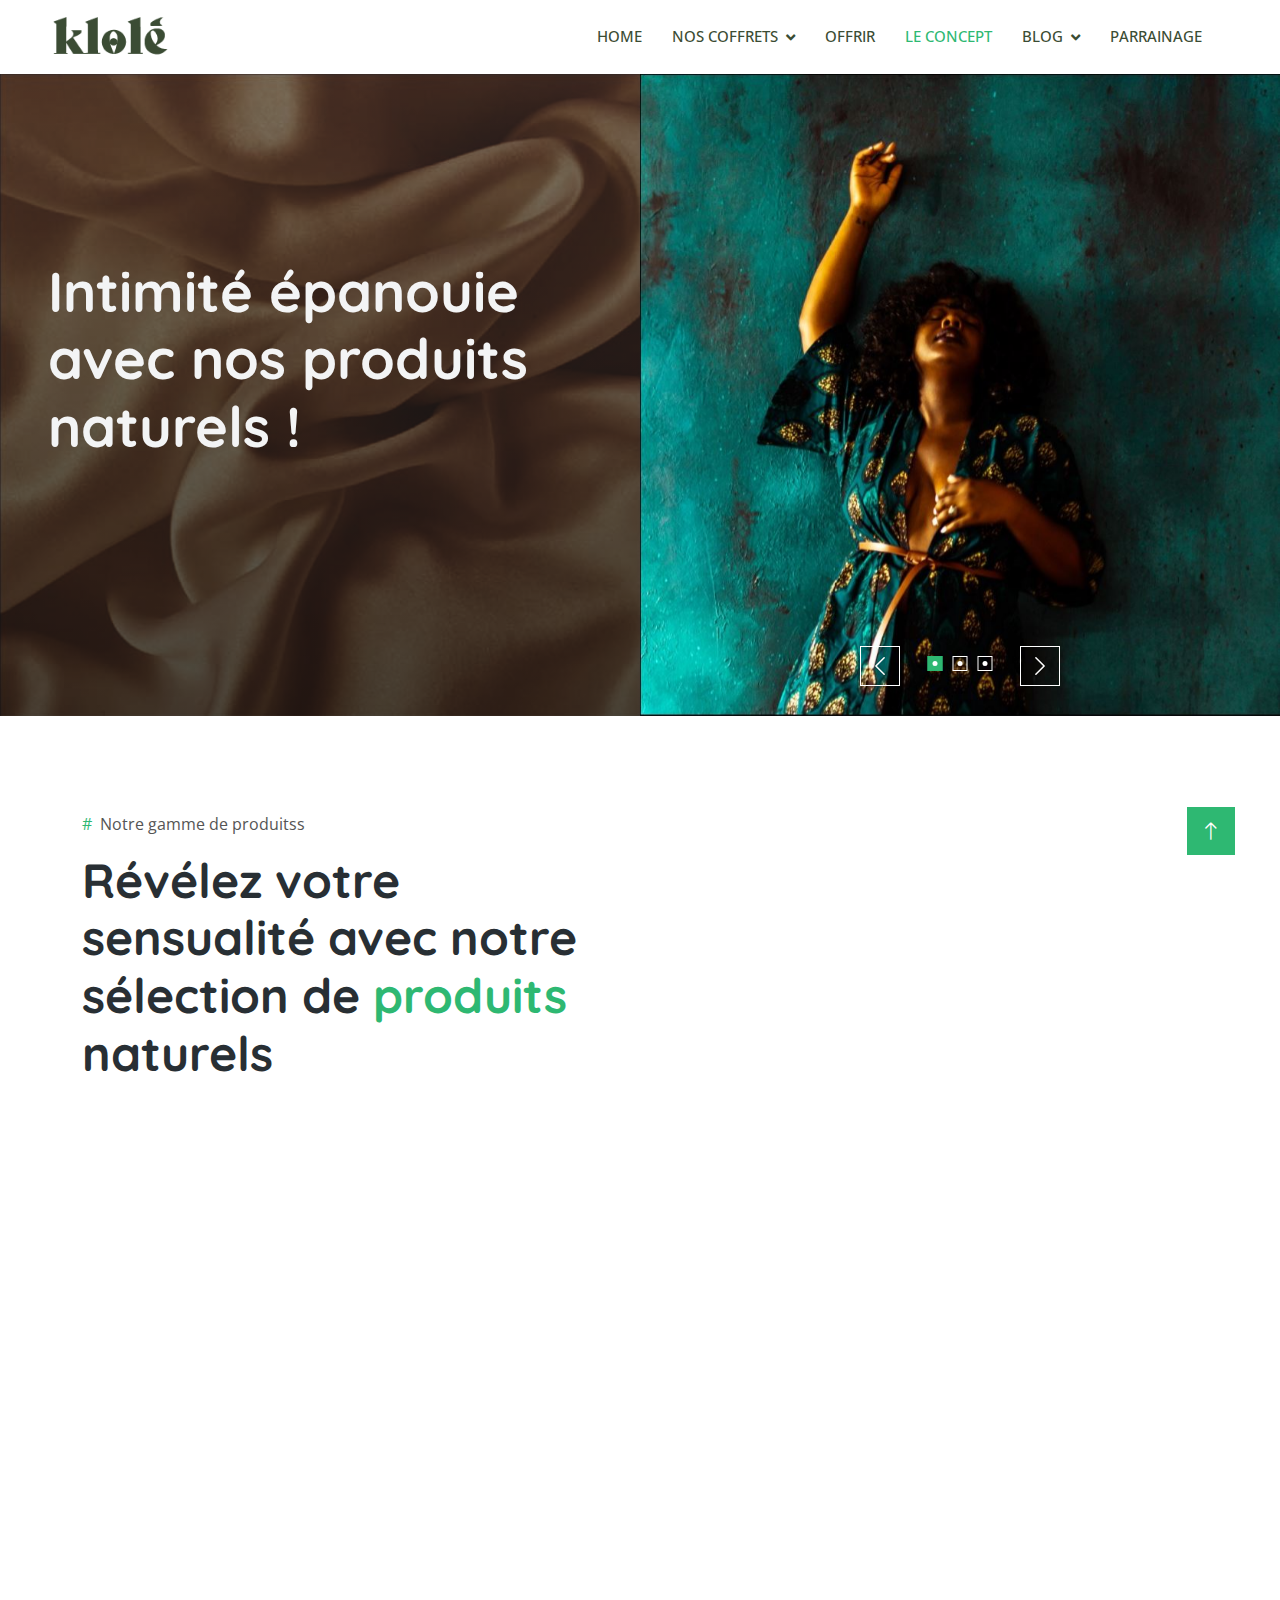
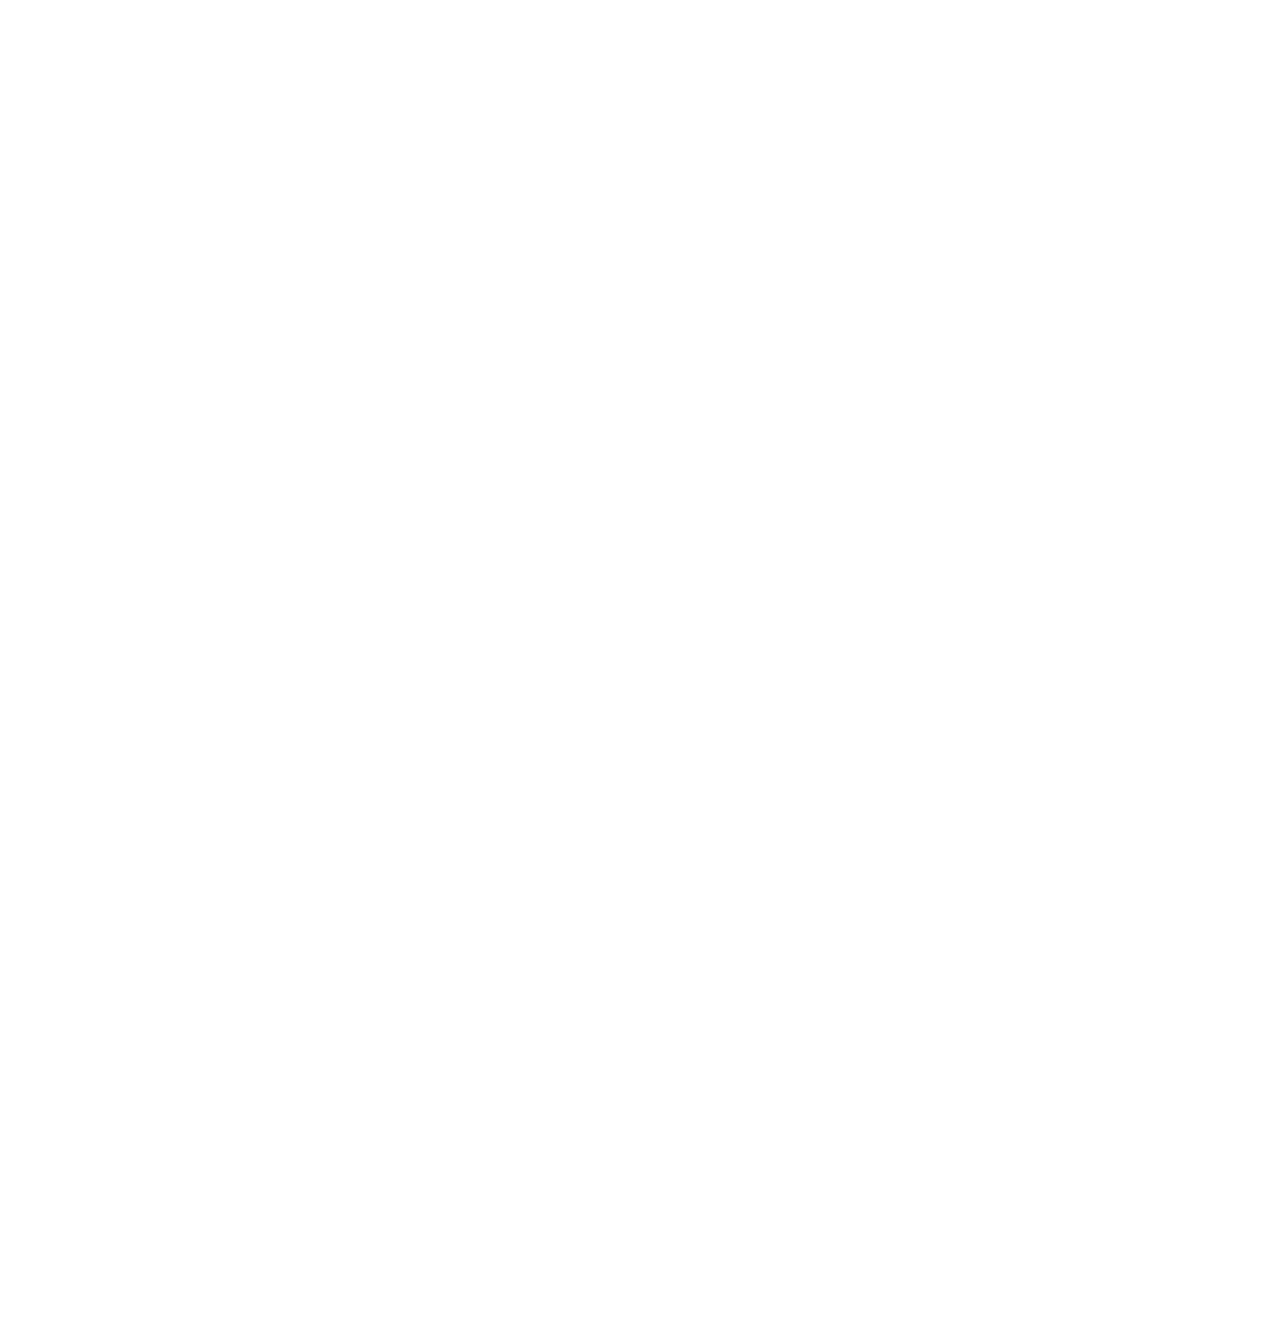
<file: le-concept.html>
<!DOCTYPE html>
<html lang="fr">
  <head>
    <meta charset="utf-8" />
    <title>Klole</title>
    <meta content="width=device-width, initial-scale=1.0" name="viewport" />
    <meta content="" name="keywords" />
    <meta content="" name="description" />

    <!-- Favicon -->
    <link href="img/favicon.ico" rel="icon" />

    <!-- Google Web Fonts -->
    <link rel="preconnect" href="https://fonts.googleapis.com"/>
    <link rel="preconnect" href="https://fonts.gstatic.com" crossorigin/>
    <link
      href="https://fonts.googleapis.com/css2?family=Open+Sans:wght@400;500&family=Quicksand:wght@600;700&display=swap"
      rel="stylesheet"
    />

    <!-- Icon Font Stylesheet -->
    <link
      href="https://cdnjs.cloudflare.com/ajax/libs/font-awesome/5.10.0/css/all.min.css"
      rel="stylesheet"
    />
    <link
      href="https://cdn.jsdelivr.net/npm/bootstrap-icons@1.4.1/font/bootstrap-icons.css"
      rel="stylesheet"
    />

    <!-- Libraries Stylesheet -->
    <link href="lib/animate/animate.min.css" rel="stylesheet" />
    <link href="lib/lightbox/css/lightbox.min.css" rel="stylesheet" />
    <link href="lib/owlcarousel/assets/owl.carousel.min.css" rel="stylesheet" />

    <!-- Customized Bootstrap Stylesheet -->
    <link href="css/bootstrap.min.css" rel="stylesheet" />

    <!-- Template Stylesheet -->
    <link href="css/style.css" rel="stylesheet" />
  </head>

  <body>
    <!-- Spinner Start -->
    <div
      id="spinner"
      class="show bg-white position-fixed translate-middle w-100 vh-100 top-50 start-50 d-flex align-items-center justify-content-center"
    >
      <div
        class="spinner-border text-primary"
        style="width: 3rem; height: 3rem"
        role="status"
      >
        <span class="sr-only">Loading...</span>
      </div>
    </div>
    <!-- Spinner End -->

    <!-- Topbar Start
    <div class="container-fluid bg-light p-0 wow fadeIn" data-wow-delay="0.1s">
      <div class="row gx-0 d-none d-lg-flex">
        <div class="col-lg-7 px-5 text-start">
          <div class="h-100 d-inline-flex align-items-center py-3 me-4">
            <small class="fa fa-map-marker-alt text-primary me-2"></small>
            <small>123 Street, New York, USA</small>
          </div>
          <div class="h-100 d-inline-flex align-items-center py-3">
            <small class="far fa-clock text-primary me-2"></small>
            <small>Mon - Fri : 09.00 AM - 09.00 PM</small>
          </div>
        </div>
        <div class="col-lg-5 px-5 text-end">
          <div class="h-100 d-inline-flex align-items-center py-3 me-4">
            <small class="fa fa-phone-alt text-primary me-2"></small>
            <small>+33 633 89 02 54</small>
          </div>
          <div class="h-100 d-inline-flex align-items-center">
            <a class="btn btn-sm-square bg-white text-primary me-1" href=""
              ><i class="fab fa-facebook-f"></i
            ></a>
            <a class="btn btn-sm-square bg-white text-primary me-1" href=""
              ><i class="fab fa-twitter"></i
            ></a>
            <a class="btn btn-sm-square bg-white text-primary me-1" href=""
              ><i class="fab fa-linkedin-in"></i
            ></a>
            <a class="btn btn-sm-square bg-white text-primary me-0" href=""
              ><i class="fab fa-instagram"></i
            ></a>
          </div>
        </div>
      </div>
    </div> -->
    <!-- Topbar End -->

    <!-- Navbar Start -->


    <nav
      class="navbar navbar-expand-lg bg-white navbar-light sticky-top py-lg-0 px-4 px-lg-5 wow fadeIn"
      data-wow-delay="0.1s">
      <a href="index.html" class="navbar-brand p-0">
        <img class="img-fluid me-3" src="img/icon/icon-01.png" alt="Icon"/>

    <!-- <h1 class="m-0 text-primary">Zoofari</h1> -->

    </a>
      <button type="button" class="navbar-toggler" data-bs-toggle="collapse"
        data-bs-target="#navbarCollapse">
        <span class="navbar-toggler-icon"></span>
      </button>
      <div class="collapse navbar-collapse py-4 py-lg-0" id="navbarCollapse">
        <div class="navbar-nav ms-auto">
          <a href="index.html" class="nav-item nav-link ">Home</a>
          <div class="nav-item dropdown">
            <a href="nos-coffrets.html" class="nav-link dropdown-toggle" data-bs-toggle="dropdown">Nos coffrets</a>
            <div class="dropdown-menu rounded-0 rounded-bottom m-0">
              <a href="coffrets-coquins.html" class="dropdown-item">Coffrets coquins</a>
              <a href="coffrets-bien-être.html" class="dropdown-item">Coffrets bien-être</a>
              <a href="etc.html" class="dropdown-item">Etc</a>
            </div>
          </div> 
          <a href="offrir.html" class="nav-item nav-link">Offrir</a>
          <a href="le-concept.html" class="nav-item nav-link active">Le concept</a>
      
          <div class="nav-item dropdown">
            <a href="blog.html" class="nav-link dropdown-toggle" data-bs-toggle="dropdown">Blog</a>
            <div class="dropdown-menu rounded-0 rounded-bottom m-0">
              <a href="sexo.html" class="dropdown-item">Sexo</a>
              <a href="bien-etre.html" class="dropdown-item">Bien-être</a>
              <a href="etc-blog.html" class="dropdown-item">Etc.</a>
            </div>
          </div> 

          <a href="parrainage.html" class="nav-item nav-link">Parrainage</a>

         <!-- <div class="nav-item dropdown">
            <a href="#" class="nav-link dropdown-toggle" data-bs-toggle="dropdown">Pages</a>
            <div class="dropdown-menu rounded-0 rounded-bottom m-0">
              <a href="animal.html" class="dropdown-item">Our Animals</a>
              <a href="membership.html" class="dropdown-item">Membership</a>
              <a href="visiting.html" class="dropdown-item">Visiting Hours</a>
              <a href="testimonial.html" class="dropdown-item">Testimonial</a>
              <a href="404.html" class="dropdown-item">404 Page</a>
            </div>
          </div>  -->
         

        <!-- <a href="" class="btn btn-primary"
          >Buy Ticket<i class="fa fa-arrow-right ms-3"></i
        ></a> -->
      </div>
    </nav>


    <!-- Navbar End -->

    <!-- Header Start -->

    <div class="container-fluid bg-dark p-0 mb-5">
      <div class="row g-0 flex-column-reverse flex-lg-row">
        <div class="col-lg-6 p-0 wow fadeIn" data-wow-delay="0.1s">
          <div
            class="header-bg h-100 d-flex flex-column justify-content-center p-5">
            <h1 class="display-4 text-light mb-5">
              Intimité épanouie avec nos produits naturels !
            </h1>
            <div class="d-flex align-items-center pt-4 animated slideInDown">


              <!-- <a href="" class="btn btn-primary py-sm-3 px-3 px-sm-5 me-5">Read More</a> -->
              <!-- <button
                type="button"
                class="btn-play"
                data-bs-toggle="modal"
                data-src="https://www.youtube.com/embed/DWRcNpR6Kdc"
                data-bs-target="#videoModal">
                <span></span>
              </button> -->
              <!-- <h6 class="text-white m-0 ms-4 d-none d-sm-block">Watch Video</h6> -->

            </div>
          </div>
        </div>
        <div class="col-lg-6 wow fadeIn" data-wow-delay="0.5s">
          <div class="owl-carousel header-carousel">
            <div class="owl-carousel-item">
              <img class="img-fluid" src="img/photo-1.JPG" alt="" />
            </div>
            <div class="owl-carousel-item">
              <img class="img-fluid" src="img/photo-2.JPG" alt="" />
            </div>
            <div class="owl-carousel-item">
              <img class="img-fluid" src="img/photo-3.JPG" alt="" />
            </div>
          </div>
        </div>
      </div>
    </div>
    <!-- Header End -->

    <!-- Video Modal Start -->
    <div
      class="modal modal-video fade"
      id="videoModal"
      tabindex="-1"
      aria-labelledby="exampleModalLabel"
      aria-hidden="true"
    >
      <div class="modal-dialog">
        <div class="modal-content rounded-0">
          <div class="modal-header">
            <h3 class="modal-title" id="exampleModalLabel">Youtube Video</h3>
            <button
              type="button"
              class="btn-close"
              data-bs-dismiss="modal"
              aria-label="Close"
            ></button>
          </div>
          <div class="modal-body">
            <!-- 16:9 aspect ratio -->
            <div class="ratio ratio-16x9">
              <iframe
                class="embed-responsive-item"
                src=""
                id="video"
                allowfullscreen
                allowscriptaccess="always"
                allow="autoplay"
              ></iframe>
            </div>
          </div>
        </div>
      </div>
    </div>
    <!-- Video Modal End -->

    <!-- About Start -->
   
    <!-- <div class="container-xxl py-5">
      <div class="container">
        <div class="row g-5">
          <div class="col-lg-6 wow fadeInUp" data-wow-delay="0.1s">
            <p><span class="text-primary me-2">#</span>Bienvenue sur Klole</p>
            <h1 class="display-5 mb-4">
              Connectez-vous avec
              <span class="text-primary">votre</span> sensualité!
            </h1>
            <p class="mb-4">
              Nous sommes passionnés par le bien-être, l'intimité et la connexion avec soi-même. Notre site web est conçu pour vous offrir une expérience enrichissante et vous guider dans l'exploration de notre gamme de produits naturels.
            </p>
            <h5 class="mb-3">
              <i class="far fa-check-circle text-primary me-3"></i>Bien-être sexuel, intimité & écoute de soi
            </h5>
            <h5 class="mb-3">
              <i class="far fa-check-circle text-primary me-3"></i>Transmission ancestrale d'inspiration africaine
            </h5>
            <h5 class="mb-3">
              <i class="far fa-check-circle text-primary me-3"></i>Soins naturels et objets érotiques
            </h5>
                        
            <a class="btn btn-primary py-3 px-5 mt-3" href="">En savoir plus</a>
          </div>
          <div class="col-lg-6 wow fadeInUp" data-wow-delay="0.5s">
            <div class="img-border">
              <img class="img-fluid" src="img/carre.jpg" alt="" />
            </div>
          </div>
        </div>
      </div>
    </div> -->

    <!-- About End -->

    <!-- Facts Start -->

    <!-- <div
      class="container-xxl bg-primary facts my-5 py-5 wow fadeInUp"
      data-wow-delay="0.1s"
    >
      <div class="container py-5">
        <div class="row g-4">
          <div
            class="col-md-6 col-lg-3 text-center wow fadeIn"
            data-wow-delay="0.1s"
          >
            <i class="fa fa-paw fa-3x text-primary mb-3"></i>
            <h1 class="text-white mb-2" data-toggle="counter-up">12345</h1>
            <p class="text-white mb-0">Total Animal</p>
          </div>
          <div
            class="col-md-6 col-lg-3 text-center wow fadeIn"
            data-wow-delay="0.3s"
          >
            <i class="fa fa-users fa-3x text-primary mb-3"></i>
            <h1 class="text-white mb-2" data-toggle="counter-up">12345</h1>
            <p class="text-white mb-0">Daily Vigitors</p>
          </div>
          <div
            class="col-md-6 col-lg-3 text-center wow fadeIn"
            data-wow-delay="0.5s"
          >
            <i class="fa fa-certificate fa-3x text-primary mb-3"></i>
            <h1 class="text-white mb-2" data-toggle="counter-up">12345</h1>
            <p class="text-white mb-0">Total Membership</p>
          </div>
          <div
            class="col-md-6 col-lg-3 text-center wow fadeIn"
            data-wow-delay="0.7s"
          >
            <i class="fa fa-shield-alt fa-3x text-primary mb-3"></i>
            <h1 class="text-white mb-2" data-toggle="counter-up">12345</h1>
            <p class="text-white mb-0">Save Wild Life</p>
          </div>
        </div>
      </div>
    </div> -->

    <!-- Facts End -->

    <!-- Service Start -->

    <!-- <div class="container-xxl py-5">
      <div class="container">
        <div class="row g-5 mb-5 wow fadeInUp" data-wow-delay="0.1s">
          <div class="col-lg-6">
            <p><span class="text-primary me-2">#</span>Our Services</p>
            <h1 class="display-5 mb-0">
              Special Services For
            <span class="text-primary">Zoofari</span> Visitors
            </h1>
          </div>
          <div class="col-lg-6">
            <div
              class="bg-primary h-100 d-flex align-items-center py-4 px-4 px-sm-5"
            >
              <i class="fa fa-3x fa-mobile-alt text-white"></i>
              <div class="ms-4">
                <p class="text-white mb-0">Call for more info</p>
                <h2 class="text-white mb-0">+012 345 6789</h2>
              </div>
            </div>
          </div>
        </div>
        <div class="row gy-5 gx-4">
          <div
            class="col-lg-3 col-md-4 col-sm-6 wow fadeInUp"
            data-wow-delay="0.1s"
          >
            <img class="img-fluid mb-3" src="img/icon/icon-2.png" alt="Icon" />
            <h5 class="mb-3">Car Parking</h5>
            <span
              >Erat ipsum justo amet duo et elitr dolor, est duo duo eos lorem
              sed diam stet diam sed stet.</span
            >
          </div>
          <div
            class="col-lg-3 col-md-4 col-sm-6 wow fadeInUp"
            data-wow-delay="0.3s"
          >
            <img class="img-fluid mb-3" src="img/icon/icon-3.png" alt="Icon" />
            <h5 class="mb-3">Animal Photos</h5>
            <span
              >Erat ipsum justo amet duo et elitr dolor, est duo duo eos lorem
              sed diam stet diam sed stet.</span
            >
          </div>
          <div
            class="col-lg-3 col-md-4 col-sm-6 wow fadeInUp"
            data-wow-delay="0.5s"
          >
            <img class="img-fluid mb-3" src="img/icon/icon-4.png" alt="Icon" />
            <h5 class="mb-3">Guide Services</h5>
            <span
              >Erat ipsum justo amet duo et elitr dolor, est duo duo eos lorem
              sed diam stet diam sed stet.</span
            >
          </div>
          <div
            class="col-lg-3 col-md-4 col-sm-6 wow fadeInUp"
            data-wow-delay="0.7s"
          >
            <img class="img-fluid mb-3" src="img/icon/icon-5.png" alt="Icon" />
            <h5 class="mb-3">Food & Beverages</h5>
            <span
              >Erat ipsum justo amet duo et elitr dolor, est duo duo eos lorem
              sed diam stet diam sed stet.</span
            >
          </div>
          <div
            class="col-lg-3 col-md-4 col-sm-6 wow fadeInUp"
            data-wow-delay="0.1s"
          >
            <img class="img-fluid mb-3" src="img/icon/icon-6.png" alt="Icon" />
            <h5 class="mb-3">Zoo Shopping</h5>
            <span
              >Erat ipsum justo amet duo et elitr dolor, est duo duo eos lorem
              sed diam stet diam sed stet.</span
            >
          </div>
          <div
            class="col-lg-3 col-md-4 col-sm-6 wow fadeInUp"
            data-wow-delay="0.3s"
          >
            <img class="img-fluid mb-3" src="img/icon/icon-7.png" alt="Icon" />
            <h5 class="mb-3">Free Hi Speed Wi-Fi</h5>
            <span
              >Erat ipsum justo amet duo et elitr dolor, est duo duo eos lorem
              sed diam stet diam sed stet.</span
            >
          </div>
          <div
            class="col-lg-3 col-md-4 col-sm-6 wow fadeInUp"
            data-wow-delay="0.5s"
          >
            <img class="img-fluid mb-3" src="img/icon/icon-8.png" alt="Icon" />
            <h5 class="mb-3">Play Ground</h5>
            <span
              >Erat ipsum justo amet duo et elitr dolor, est duo duo eos lorem
              sed diam stet diam sed stet.</span
            >
          </div>
          <div
            class="col-lg-3 col-md-4 col-sm-6 wow fadeInUp"
            data-wow-delay="0.7s"
          >
            <img class="img-fluid mb-3" src="img/icon/icon-9.png" alt="Icon" />
            <h5 class="mb-3">Rest House</h5>
            <span
              >Erat ipsum justo amet duo et elitr dolor, est duo duo eos lorem
              sed diam stet diam sed stet.</span
            >
          </div>
        </div>
      </div>
    </div> -->


    <!-- Service End -->

    <!-- produis Start -->

    <div class="container-xxl py-5">
      <div class="container">
        <div
          class="row g-5 mb-5 align-items-end wow fadeInUp"
          data-wow-delay="0.1s">
          
          
          
          <div class="col-lg-6">
            <p><span class="text-primary me-2">#</span>Notre gamme de produitss</p>
            <h1 class="display-5 mb-5">Révélez votre sensualité avec notre sélection de <span class="text-primary">produits</span> naturels</h1>
          
          </div>
          <div class="col-lg-6 text-lg-end">

            <!-- <a class="btn btn-primary py-3 px-5" href="">Explore More Animals</a> -->
            
          </div>
        </div>
        
        <div class="row g-4">
          <div class="col-lg-4 col-md-6 wow fadeInUp" data-wow-delay="0.1s">
            <div class="row g-4">
              <div class="col-12">
                <a
                  class="animal-item"
                  href="img/pproduit-1.jpg"
                  data-lightbox="animal">
                  <div class="position-relative">
                    <img class="img-fluid" src="img/pproduit-1.jpg" alt=""/>
                    <div class="animal-text p-4">
                      <p class="text-white small text-uppercase mb-0">nom de produit</p>
                      <h5 class="text-white mb-0">01</h5>
                    </div>
                  </div>
                </a>
              </div>
              <div class="col-12">
                <a
                  class="animal-item"
                  href="img/pproduit-2.jpg"
                  data-lightbox="animal"
                >
                  <div class="position-relative">
                    <img class="img-fluid" src="img/pproduit-2.jpg" alt="" />
                    <div class="animal-text p-4">
                      <p class="text-white small text-uppercase mb-0">nom de produit</p>
                      <h5 class="text-white mb-0">02</h5>
                    </div>
                  </div>
                </a>
              </div>
            </div>
          </div>
          <div class="col-lg-4 col-md-6 wow fadeInUp" data-wow-delay="0.3s">
            <div class="row g-4">
              <div class="col-12">
                <a
                  class="animal-item"
                  href="img/pproduit-3.jpg"
                  data-lightbox="animal"
                >
                  <div class="position-relative">
                    <img class="img-fluid" src="img/pproduit-3.jpg" alt="" />
                    <div class="animal-text p-4">
                      <p class="text-white small text-uppercase mb-0">nom de produit</p>
                      <h5 class="text-white mb-0">03</h5>
                    </div>
                  </div>
                </a>
              </div>
              <div class="col-12">
                <a
                  class="animal-item"
                  href="img/pproduit-4.jpg"
                  data-lightbox="animal"
                >
                  <div class="position-relative">
                    <img class="img-fluid" src="img/pproduit-4.jpg" alt="" />
                    <div class="animal-text p-4">
                      <p class="text-white small text-uppercase mb-0">nom de produit</p>
                      <h5 class="text-white mb-0">04</h5>
                    </div>
                  </div>
                </a>
              </div>
            </div>
          </div>
          <div class="col-lg-4 col-md-6 wow fadeInUp" data-wow-delay="0.5s">
            <div class="row g-4">
              <div class="col-12">
                <a
                  class="animal-item"
                  href="img/pproduit-5.jpg"
                  data-lightbox="animal"
                >
                  <div class="position-relative">
                    <img class="img-fluid" src="img/pproduit-5.jpg" alt="" />
                    <div class="animal-text p-4">
                      <p class="text-white small text-uppercase mb-0">nom de produit</p>
                      <h5 class="text-white mb-0">05</h5>
                    </div>
                  </div>
                </a>
              </div>
              <div class="col-12">
                <a
                  class="animal-item"
                  href="img/pproduit-6.jpg"
                  data-lightbox="animal"
                >
                  <div class="position-relative">
                    <img class="img-fluid" src="img/pproduit-6.jpg" alt="" />
                    <div class="animal-text p-4">
                      <p class="text-white small text-uppercase mb-0">nom de produit</p>
                      <h5 class="text-white mb-0">06</h5>
                    </div>
                  </div>
                </a>
              </div>
            </div>
          </div>
        </div>
      </div>
    </div>
    <!-- Animal End -->

    <!-- Visiting Hours Start -->
    
    
    <!-- <div class="container-xxl bg-primary visiting-hours my-5 py-5 wow fadeInUp"
      data-wow-delay="0.1s">
      <div class="container py-5">
        <div class="row g-5">
          <div class="col-md-6 wow fadeIn" data-wow-delay="0.3s">
            <h1 class="display-6 text-white mb-5">Visiting Hours</h1>
            <ul class="list-group list-group-flush">
              <li class="list-group-item">
                <span>Monday</span>
                <span>9:00AM - 6:00PM</span>
              </li>
              <li class="list-group-item">
                <span>Tuesday</span>
                <span>9:00AM - 6:00PM</span>
              </li>
              <li class="list-group-item">
                <span>Wednesday</span>
                <span>9:00AM - 6:00PM</span>
              </li>
              <li class="list-group-item">
                <span>Thursday</span>
                <span>9:00AM - 6:00PM</span>
              </li>
              <li class="list-group-item">
                <span>Friday</span>
                <span>9:00AM - 6:00PM</span>
              </li>
              <li class="list-group-item">
                <span>Saturday</span>
                <span>9:00AM - 6:00PM</span>
              </li>
              <li class="list-group-item">
                <span>Sunday</span>
                <span>Closed</span>
              </li>
            </ul>
          </div>
          <div class="col-md-6 text-light wow fadeIn" data-wow-delay="0.5s">
            <h1 class="display-6 text-white mb-5">Contact Info</h1>
            <table class="table">
              <tbody>
                <tr>
                  <td>Office</td>
                  <td>123 Street, New York, USA</td>
                </tr>
                <tr>
                  <td>Zoo</td>
                  <td>123 Street, New York, USA</td>
                </tr>
                <tr>
                  <td>Ticket</td>
                  <td>
                    <p class="mb-2">+012 345 6789</p>
                    <p class="mb-0">ticket@example.com</p>
                  </td>
                </tr>
                <tr>
                  <td>Support</td>
                  <td>
                    <p class="mb-2">+012 345 6789</p>
                    <p class="mb-0">support@example.com</p>
                  </td>
                </tr>
              </tbody>
            </table>
          </div>
        </div>
      </div>
    </div> -->


    <!-- Visiting Hours End -->

    <!-- Membership Start -->
  
    <!-- <div class="container-xxl py-5">
      <div class="container">
        <div
          class="row g-5 mb-5 align-items-end wow fadeInUp"
          data-wow-delay="0.1s"
        >
          <div class="col-lg-6">
            <p><span class="text-primary me-2">#</span>Membership</p>
            <h1 class="display-5 mb-0">
              You Can Be A Proud Member Of
              <span class="text-primary">Zoofari</span>
            </h1>
          </div>
          <div class="col-lg-6 text-lg-end">
            <a class="btn btn-primary py-3 px-5" href="">Special Pricing</a>
          </div>
        </div>
        <div class="row g-4">
          <div class="col-lg-4 col-md-6 wow fadeInUp" data-wow-delay="0.1s">
            <div class="membership-item position-relative">
              <img class="img-fluid" src="img/animal-lg-1.jpg" alt="" />
              <h1 class="display-1">01</h1>
              <h4 class="text-white mb-3">Popular</h4>
              <h3 class="text-primary mb-4">$99.00</h3>
              <p><i class="fa fa-check text-primary me-3"></i>10% discount</p>
              <p>
                <i class="fa fa-check text-primary me-3"></i>2 adult and 2 child
              </p>
              <p>
                <i class="fa fa-check text-primary me-3"></i>Free animal
                exhibition
              </p>
              <a class="btn btn-outline-light px-4 mt-3" href="">Get Started</a>
            </div>
          </div>
          <div class="col-lg-4 col-md-6 wow fadeInUp" data-wow-delay="0.3s">
            <div class="membership-item position-relative">
              <img class="img-fluid" src="img/animal-lg-2.jpg" alt="" />
              <h1 class="display-1">02</h1>
              <h4 class="text-white mb-3">Standard</h4>
              <h3 class="text-primary mb-4">$149.00</h3>
              <p><i class="fa fa-check text-primary me-3"></i>15% discount</p>
              <p>
                <i class="fa fa-check text-primary me-3"></i>4 adult and 4 child
              </p>
              <p>
                <i class="fa fa-check text-primary me-3"></i>Free animal
                exhibition
              </p>
              <a class="btn btn-outline-light px-4 mt-3" href="">Get Started</a>
            </div>
          </div>
          <div class="col-lg-4 col-md-6 wow fadeInUp" data-wow-delay="0.5s">
            <div class="membership-item position-relative">
              <img class="img-fluid" src="img/animal-lg-3.jpg" alt="" />
              <h1 class="display-1">03</h1>
              <h4 class="text-white mb-3">Premium</h4>
              <h3 class="text-primary mb-4">$199.00</h3>
              <p><i class="fa fa-check text-primary me-3"></i>20% discount</p>
              <p>
                <i class="fa fa-check text-primary me-3"></i>6 adult and 6 child
              </p>
              <p>
                <i class="fa fa-check text-primary me-3"></i>Free animal
                exhibition
              </p>
              <a class="btn btn-outline-light px-4 mt-3" href="">Get Started</a>
            </div>
          </div>
        </div>
      </div>
    </div>
     -->
    <!-- Membership End -->

    <!-- Testimonial Start -->
    <div class="container-xxl py-5">
      <div class="container">
        <h1
          class="display-5 text-center mb-5 wow fadeInUp"
          data-wow-delay="0.1s"
        >
        Nos clients le disent !
        </h1>
        <div
          class="owl-carousel testimonial-carousel wow fadeInUp"
          data-wow-delay="0.1s"
        >
          <div class="testimonial-item text-center">
            <img
              class="img-fluid rounded-circle border border-2 p-2 mx-auto mb-4"
              src="img/testimonial-1.jpg"
              style="width: 100px; height: 100px"
            />
            <div class="testimonial-text rounded text-center p-4">
              <p>
                Clita clita tempor justo dolor ipsum amet kasd amet duo justo
                duo duo labore sed sed. Magna ut diam sit et amet stet eos sed
                clita erat magna elitr erat sit sit erat at rebum justo sea
                clita.
              </p>
              <h5 class="mb-1">Patient Name</h5>
              <span class="fst-italic">Profession</span>
            </div>
          </div>
          <div class="testimonial-item text-center">
            <img
              class="img-fluid rounded-circle border border-2 p-2 mx-auto mb-4"
              src="img/testimonial-2.jpg"
              style="width: 100px; height: 100px"
            />
            <div class="testimonial-text rounded text-center p-4">
              <p>
                Clita clita tempor justo dolor ipsum amet kasd amet duo justo
                duo duo labore sed sed. Magna ut diam sit et amet stet eos sed
                clita erat magna elitr erat sit sit erat at rebum justo sea
                clita.
              </p>
              <h5 class="mb-1">Patient Name</h5>
              <span class="fst-italic">Profession</span>
            </div>
          </div>
          <div class="testimonial-item text-center">
            <img
              class="img-fluid rounded-circle border border-2 p-2 mx-auto mb-4"
              src="img/testimonial-3.jpg"
              style="width: 100px; height: 100px"
            />
            <div class="testimonial-text rounded text-center p-4">
              <p>
                Clita clita tempor justo dolor ipsum amet kasd amet duo justo
                duo duo labore sed sed. Magna ut diam sit et amet stet eos sed
                clita erat magna elitr erat sit sit erat at rebum justo sea
                clita.
              </p>
              <h5 class="mb-1">Patient Name</h5>
              <span class="fst-italic">Profession</span>
            </div>
          </div>
        </div>
      </div>
    </div>
    <!-- Testimonial End -->

    <!-- Footer Start -->
    <div
      class="container-fluid footer bg-dark text-light footer mt-5 pt-5 wow fadeIn"
      data-wow-delay="0.1s"
    >
      <div class="container py-5">
        <div class="row g-5">
          <div class="col-lg-3 col-md-6">
            <h5 class="text-light mb-4">Address</h5>
            <!-- <p class="mb-2">
              <i class="fa fa-map-marker-alt me-3"></i>123 Street, New York, USA
            </p> -->
            <p class="mb-2">
              <i class="fa fa-phone-alt me-3"></i>+33 633 890 254
            </p>
            <p class="mb-2">
              <i class="fa fa-envelope me-3"></i>info@klole.fr
            </p>
            
            
            <div class="d-flex pt-2">
              <a class="btn btn-outline-light btn-social" href="https://www.tiktok.com/@klol580"><i class="fab fa-tiktok"><svg xmlns="http://www.w3.org/2000/svg" width="16" height="16" fill="currentColor" class="bi bi-tiktok" viewBox="0 0 16 16">
                <path d="M9 0h1.98c.144.715.54 1.617 1.235 2.512C12.895 3.389 13.797 4 15 4v2c-1.753 0-3.07-.814-4-1.829V11a5 5 0 1 1-5-5v2a3 3 0 1 0 3 3V0Z"/>
              </svg></i></a>

              <a class="btn btn-outline-light btn-social" href="https://www.instagram.com/klole.box/" ><i class="fab fa-instagram"></i></a>

              <a class="btn btn-outline-light btn-social" href=""><i class="fab fa-facebook-f"></i
              ></a>

              <a class="btn btn-outline-light btn-social" href=""><i class="fab fa-youtube"></i
              ></a>

              <a class="btn btn-outline-light btn-social" href=""><i class="fab fa-linkedin-in"></i
              ></a>
              
              
            </div>
          </div>
          <div class="col-lg-3 col-md-6">



            <!-- <h5 class="text-light mb-4">Quick Links</h5>
            <a class="btn btn-link" href="">About Us</a>
            <a class="btn btn-link" href="">Contact Us</a>
            <a class="btn btn-link" href="">Our Services</a>
            <a class="btn btn-link" href="">Terms & Condition</a>
            <a class="btn btn-link" href="">Support</a> -->
          </div>
          <!-- <div class="col-lg-3 col-md-6">
            <h5 class="text-light mb-4">Popular Links</h5>
            <a class="btn btn-link" href="">About Us</a>
            <a class="btn btn-link" href="">Contact Us</a>
            <a class="btn btn-link" href="">Our Services</a>
            <a class="btn btn-link" href="">Terms & Condition</a>
            <a class="btn btn-link" href="">Support</a>
          </div> -->

          <div class="col-lg-4 col-md-6">
            <h3 class="text-light mb-4">Newsletter</h3>
            <p>Restez informé et profitez d'avantages exclusifs en vous inscrivant !</p>
            <div class="position-relative mx-auto" style="max-width: 600px">
              <input
                class="form-control border-0 w-100 py-3 ps-4 pe-5"
                type="text"
                placeholder="Votre email"
              />
              <button
                type="button"
                class="btn btn-primary py-2 position-absolute top-0 end-0 mt-2 me-2">
              S'inscrire
              </button>
            </div>
          </div>
        </div>
      </div>
      <div class="container">
        <div class="copyright">
          <div class="row">
            <div class="col-md-6 text-center text-md-start mb-3 mb-md-0">
              &copy; <a class="border-bottom" href="#">Klole</a>, All
              Right Reserved.
            </div>
            <div class="col-md-6 text-center text-md-end">
              <!--/*** This template is free as long as you keep the footer author’s credit link/attribution link/backlink. If you'd like to use the template without the footer author’s credit link/attribution link/backlink, you can purchase the Credit Removal License from "https://htmlcodex.com/credit-removal". Thank you for your support. ***/-->
              Designed By
              <a class="border-bottom" href="https://htmlcodex.com"
                >HTML Codex</a
              >
              <br />Distributed By:
              <a href="https://themewagon.com" target="_blank">ThemeWagon</a>
            </div>
          </div>
        </div>
      </div>
    </div>
    <!-- Footer End -->

    <!-- Back to Top -->
    <a href="#" class="btn btn-lg btn-primary btn-lg-square back-to-top"
      ><i class="bi bi-arrow-up"></i
    ></a>

    <!-- JavaScript Libraries -->
    <script src="https://code.jquery.com/jquery-3.4.1.min.js"></script>
    <script src="https://cdn.jsdelivr.net/npm/bootstrap@5.0.0/dist/js/bootstrap.bundle.min.js"></script>
    <script src="lib/wow/wow.min.js"></script>
    <script src="lib/easing/easing.min.js"></script>
    <script src="lib/waypoints/waypoints.min.js"></script>
    <script src="lib/counterup/counterup.min.js"></script>
    <script src="lib/owlcarousel/owl.carousel.min.js"></script>
    <script src="lib/lightbox/js/lightbox.min.js"></script>

    <!-- Template Javascript -->
    <script src="js/main.js"></script>
  </body>
</html>
</file>
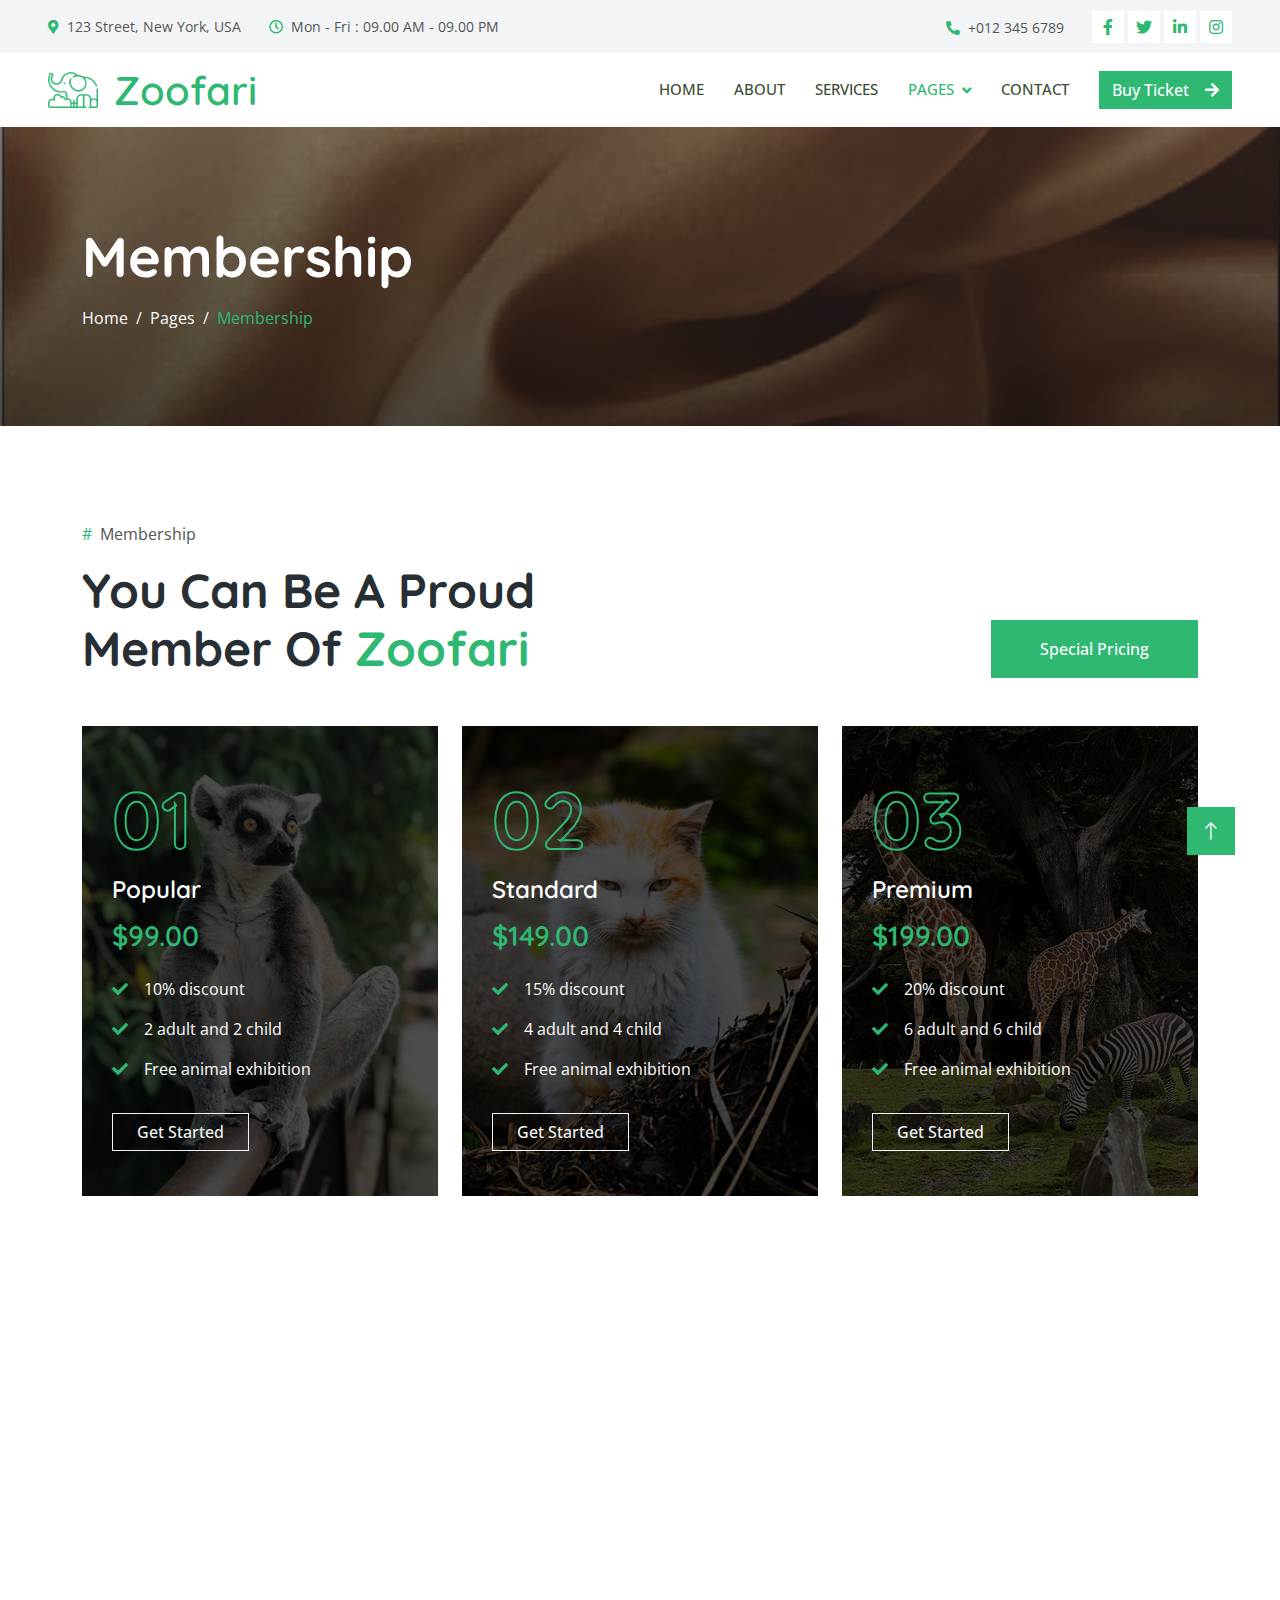
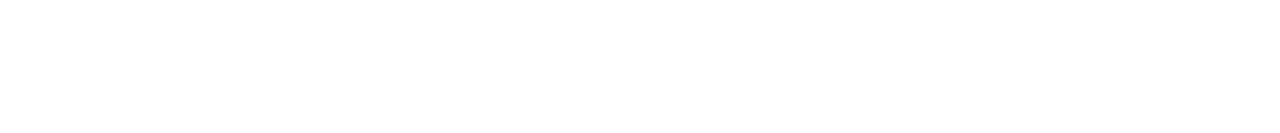
<file: membership.html>
<!DOCTYPE html>
<html lang="en">
  <head>
    <meta charset="utf-8" />
    <title>Zoofari - Zoo & Safari Park Website Template</title>
    <meta content="width=device-width, initial-scale=1.0" name="viewport" />
    <meta content="" name="keywords" />
    <meta content="" name="description" />

    <!-- Favicon -->
    <link href="img/favicon.ico" rel="icon" />

    <!-- Google Web Fonts -->
    <link rel="preconnect" href="https://fonts.googleapis.com" />
    <link rel="preconnect" href="https://fonts.gstatic.com" crossorigin />
    <link
      href="https://fonts.googleapis.com/css2?family=Open+Sans:wght@400;500&family=Quicksand:wght@600;700&display=swap"
      rel="stylesheet"
    />

    <!-- Icon Font Stylesheet -->
    <link
      href="https://cdnjs.cloudflare.com/ajax/libs/font-awesome/5.10.0/css/all.min.css"
      rel="stylesheet"
    />
    <link
      href="https://cdn.jsdelivr.net/npm/bootstrap-icons@1.4.1/font/bootstrap-icons.css"
      rel="stylesheet"
    />

    <!-- Libraries Stylesheet -->
    <link href="lib/animate/animate.min.css" rel="stylesheet" />
    <link href="lib/lightbox/css/lightbox.min.css" rel="stylesheet" />
    <link href="lib/owlcarousel/assets/owl.carousel.min.css" rel="stylesheet" />

    <!-- Customized Bootstrap Stylesheet -->
    <link href="css/bootstrap.min.css" rel="stylesheet" />

    <!-- Template Stylesheet -->
    <link href="css/style.css" rel="stylesheet" />
  </head>

  <body>
    <!-- Spinner Start -->
    <div
      id="spinner"
      class="show bg-white position-fixed translate-middle w-100 vh-100 top-50 start-50 d-flex align-items-center justify-content-center"
    >
      <div
        class="spinner-border text-primary"
        style="width: 3rem; height: 3rem"
        role="status"
      >
        <span class="sr-only">Loading...</span>
      </div>
    </div>
    <!-- Spinner End -->

    <!-- Topbar Start -->
    <div class="container-fluid bg-light p-0 wow fadeIn" data-wow-delay="0.1s">
      <div class="row gx-0 d-none d-lg-flex">
        <div class="col-lg-7 px-5 text-start">
          <div class="h-100 d-inline-flex align-items-center py-3 me-4">
            <small class="fa fa-map-marker-alt text-primary me-2"></small>
            <small>123 Street, New York, USA</small>
          </div>
          <div class="h-100 d-inline-flex align-items-center py-3">
            <small class="far fa-clock text-primary me-2"></small>
            <small>Mon - Fri : 09.00 AM - 09.00 PM</small>
          </div>
        </div>
        <div class="col-lg-5 px-5 text-end">
          <div class="h-100 d-inline-flex align-items-center py-3 me-4">
            <small class="fa fa-phone-alt text-primary me-2"></small>
            <small>+012 345 6789</small>
          </div>
          <div class="h-100 d-inline-flex align-items-center">
            <a class="btn btn-sm-square bg-white text-primary me-1" href=""
              ><i class="fab fa-facebook-f"></i
            ></a>
            <a class="btn btn-sm-square bg-white text-primary me-1" href=""
              ><i class="fab fa-twitter"></i
            ></a>
            <a class="btn btn-sm-square bg-white text-primary me-1" href=""
              ><i class="fab fa-linkedin-in"></i
            ></a>
            <a class="btn btn-sm-square bg-white text-primary me-0" href=""
              ><i class="fab fa-instagram"></i
            ></a>
          </div>
        </div>
      </div>
    </div>
    <!-- Topbar End -->

    <!-- Navbar Start -->
    <nav
      class="navbar navbar-expand-lg bg-white navbar-light sticky-top py-lg-0 px-4 px-lg-5 wow fadeIn"
      data-wow-delay="0.1s"
    >
      <a href="index.html" class="navbar-brand p-0">
        <img class="img-fluid me-3" src="img/icon/icon-10.png" alt="Icon" />
        <h1 class="m-0 text-primary">Zoofari</h1>
      </a>
      <button
        type="button"
        class="navbar-toggler"
        data-bs-toggle="collapse"
        data-bs-target="#navbarCollapse"
      >
        <span class="navbar-toggler-icon"></span>
      </button>
      <div class="collapse navbar-collapse py-4 py-lg-0" id="navbarCollapse">
        <div class="navbar-nav ms-auto">
          <a href="index.html" class="nav-item nav-link">Home</a>
          <a href="about.html" class="nav-item nav-link">About</a>
          <a href="service.html" class="nav-item nav-link">Services</a>
          <div class="nav-item dropdown">
            <a
              href="#"
              class="nav-link dropdown-toggle active"
              data-bs-toggle="dropdown"
              >Pages</a
            >
            <div class="dropdown-menu rounded-0 rounded-bottom m-0">
              <a href="animal.html" class="dropdown-item">Our Animals</a>
              <a href="membership.html" class="dropdown-item active"
                >Membership</a
              >
              <a href="visiting.html" class="dropdown-item">Visiting Hours</a>
              <a href="testimonial.html" class="dropdown-item">Testimonial</a>
              <a href="404.html" class="dropdown-item">404 Page</a>
            </div>
          </div>
          <a href="contact.html" class="nav-item nav-link">Contact</a>
        </div>
        <a href="" class="btn btn-primary"
          >Buy Ticket<i class="fa fa-arrow-right ms-3"></i
        ></a>
      </div>
    </nav>
    <!-- Navbar End -->

    <!-- Page Header Start -->
    <div
      class="container-fluid header-bg py-5 mb-5 wow fadeIn"
      data-wow-delay="0.1s"
    >
      <div class="container py-5">
        <h1 class="display-4 text-white mb-3 animated slideInDown">
          Membership
        </h1>
        <nav aria-label="breadcrumb animated slideInDown">
          <ol class="breadcrumb mb-0">
            <li class="breadcrumb-item">
              <a class="text-white" href="#">Home</a>
            </li>
            <li class="breadcrumb-item">
              <a class="text-white" href="#">Pages</a>
            </li>
            <li class="breadcrumb-item text-primary active" aria-current="page">
              Membership
            </li>
          </ol>
        </nav>
      </div>
    </div>
    <!-- Page Header End -->

    <!-- Membership Start -->
    <div class="container-xxl py-5">
      <div class="container">
        <div
          class="row g-5 mb-5 align-items-end wow fadeInUp"
          data-wow-delay="0.1s"
        >
          <div class="col-lg-6">
            <p><span class="text-primary me-2">#</span>Membership</p>
            <h1 class="display-5 mb-0">
              You Can Be A Proud Member Of
              <span class="text-primary">Zoofari</span>
            </h1>
          </div>
          <div class="col-lg-6 text-lg-end">
            <a class="btn btn-primary py-3 px-5" href="">Special Pricing</a>
          </div>
        </div>
        <div class="row g-4">
          <div class="col-lg-4 col-md-6 wow fadeInUp" data-wow-delay="0.1s">
            <div class="membership-item position-relative">
              <img class="img-fluid" src="img/animal-lg-1.jpg" alt="" />
              <h1 class="display-1">01</h1>
              <h4 class="text-white mb-3">Popular</h4>
              <h3 class="text-primary mb-4">$99.00</h3>
              <p><i class="fa fa-check text-primary me-3"></i>10% discount</p>
              <p>
                <i class="fa fa-check text-primary me-3"></i>2 adult and 2 child
              </p>
              <p>
                <i class="fa fa-check text-primary me-3"></i>Free animal
                exhibition
              </p>
              <a class="btn btn-outline-light px-4 mt-3" href="">Get Started</a>
            </div>
          </div>
          <div class="col-lg-4 col-md-6 wow fadeInUp" data-wow-delay="0.3s">
            <div class="membership-item position-relative">
              <img class="img-fluid" src="img/animal-lg-2.jpg" alt="" />
              <h1 class="display-1">02</h1>
              <h4 class="text-white mb-3">Standard</h4>
              <h3 class="text-primary mb-4">$149.00</h3>
              <p><i class="fa fa-check text-primary me-3"></i>15% discount</p>
              <p>
                <i class="fa fa-check text-primary me-3"></i>4 adult and 4 child
              </p>
              <p>
                <i class="fa fa-check text-primary me-3"></i>Free animal
                exhibition
              </p>
              <a class="btn btn-outline-light px-4 mt-3" href="">Get Started</a>
            </div>
          </div>
          <div class="col-lg-4 col-md-6 wow fadeInUp" data-wow-delay="0.5s">
            <div class="membership-item position-relative">
              <img class="img-fluid" src="img/animal-lg-3.jpg" alt="" />
              <h1 class="display-1">03</h1>
              <h4 class="text-white mb-3">Premium</h4>
              <h3 class="text-primary mb-4">$199.00</h3>
              <p><i class="fa fa-check text-primary me-3"></i>20% discount</p>
              <p>
                <i class="fa fa-check text-primary me-3"></i>6 adult and 6 child
              </p>
              <p>
                <i class="fa fa-check text-primary me-3"></i>Free animal
                exhibition
              </p>
              <a class="btn btn-outline-light px-4 mt-3" href="">Get Started</a>
            </div>
          </div>
        </div>
      </div>
    </div>
    <!-- Membership End -->

    <!-- Footer Start -->
    <div
      class="container-fluid footer bg-dark text-light footer mt-5 pt-5 wow fadeIn"
      data-wow-delay="0.1s"
    >
      <div class="container py-5">
        <div class="row g-5">
          <div class="col-lg-3 col-md-6">
            <h5 class="text-light mb-4">Address</h5>
            <p class="mb-2">
              <i class="fa fa-map-marker-alt me-3"></i>123 Street, New York, USA
            </p>
            <p class="mb-2">
              <i class="fa fa-phone-alt me-3"></i>+012 345 67890
            </p>
            <p class="mb-2">
              <i class="fa fa-envelope me-3"></i>info@example.com
            </p>
            <div class="d-flex pt-2">
              <a class="btn btn-outline-light btn-social" href=""
                ><i class="fab fa-twitter"></i
              ></a>
              <a class="btn btn-outline-light btn-social" href=""
                ><i class="fab fa-facebook-f"></i
              ></a>
              <a class="btn btn-outline-light btn-social" href=""
                ><i class="fab fa-youtube"></i
              ></a>
              <a class="btn btn-outline-light btn-social" href=""
                ><i class="fab fa-linkedin-in"></i
              ></a>
            </div>
          </div>
          <div class="col-lg-3 col-md-6">
            <h5 class="text-light mb-4">Quick Links</h5>
            <a class="btn btn-link" href="">About Us</a>
            <a class="btn btn-link" href="">Contact Us</a>
            <a class="btn btn-link" href="">Our Services</a>
            <a class="btn btn-link" href="">Terms & Condition</a>
            <a class="btn btn-link" href="">Support</a>
          </div>
          <div class="col-lg-3 col-md-6">
            <h5 class="text-light mb-4">Popular Links</h5>
            <a class="btn btn-link" href="">About Us</a>
            <a class="btn btn-link" href="">Contact Us</a>
            <a class="btn btn-link" href="">Our Services</a>
            <a class="btn btn-link" href="">Terms & Condition</a>
            <a class="btn btn-link" href="">Support</a>
          </div>
          <div class="col-lg-3 col-md-6">
            <h5 class="text-light mb-4">Newsletter</h5>
            <p>Dolor amet sit justo amet elitr clita ipsum elitr est.</p>
            <div class="position-relative mx-auto" style="max-width: 400px">
              <input
                class="form-control border-0 w-100 py-3 ps-4 pe-5"
                type="text"
                placeholder="Your email"
              />
              <button
                type="button"
                class="btn btn-primary py-2 position-absolute top-0 end-0 mt-2 me-2"
              >
                SignUp
              </button>
            </div>
          </div>
        </div>
      </div>
      <div class="container">
        <div class="copyright">
          <div class="row">
            <div class="col-md-6 text-center text-md-start mb-3 mb-md-0">
              &copy; <a class="border-bottom" href="#">Your Site Name</a>, All
              Right Reserved.
            </div>
            <div class="col-md-6 text-center text-md-end">
              <!--/*** This template is free as long as you keep the footer author’s credit link/attribution link/backlink. If you'd like to use the template without the footer author’s credit link/attribution link/backlink, you can purchase the Credit Removal License from "https://htmlcodex.com/credit-removal". Thank you for your support. ***/-->
              Designed By
              <a class="border-bottom" href="https://htmlcodex.com"
                >HTML Codex</a
              >
              <br />Distributed By:
              <a href="https://themewagon.com" target="_blank">ThemeWagon</a>
            </div>
          </div>
        </div>
      </div>
    </div>
    <!-- Footer End -->

    <!-- Back to Top -->
    <a href="#" class="btn btn-lg btn-primary btn-lg-square back-to-top"
      ><i class="bi bi-arrow-up"></i
    ></a>

    <!-- JavaScript Libraries -->
    <script src="https://code.jquery.com/jquery-3.4.1.min.js"></script>
    <script src="https://cdn.jsdelivr.net/npm/bootstrap@5.0.0/dist/js/bootstrap.bundle.min.js"></script>
    <script src="lib/wow/wow.min.js"></script>
    <script src="lib/easing/easing.min.js"></script>
    <script src="lib/waypoints/waypoints.min.js"></script>
    <script src="lib/counterup/counterup.min.js"></script>
    <script src="lib/owlcarousel/owl.carousel.min.js"></script>
    <script src="lib/lightbox/js/lightbox.min.js"></script>

    <!-- Template Javascript -->
    <script src="js/main.js"></script>
  </body>
</html>
</file>
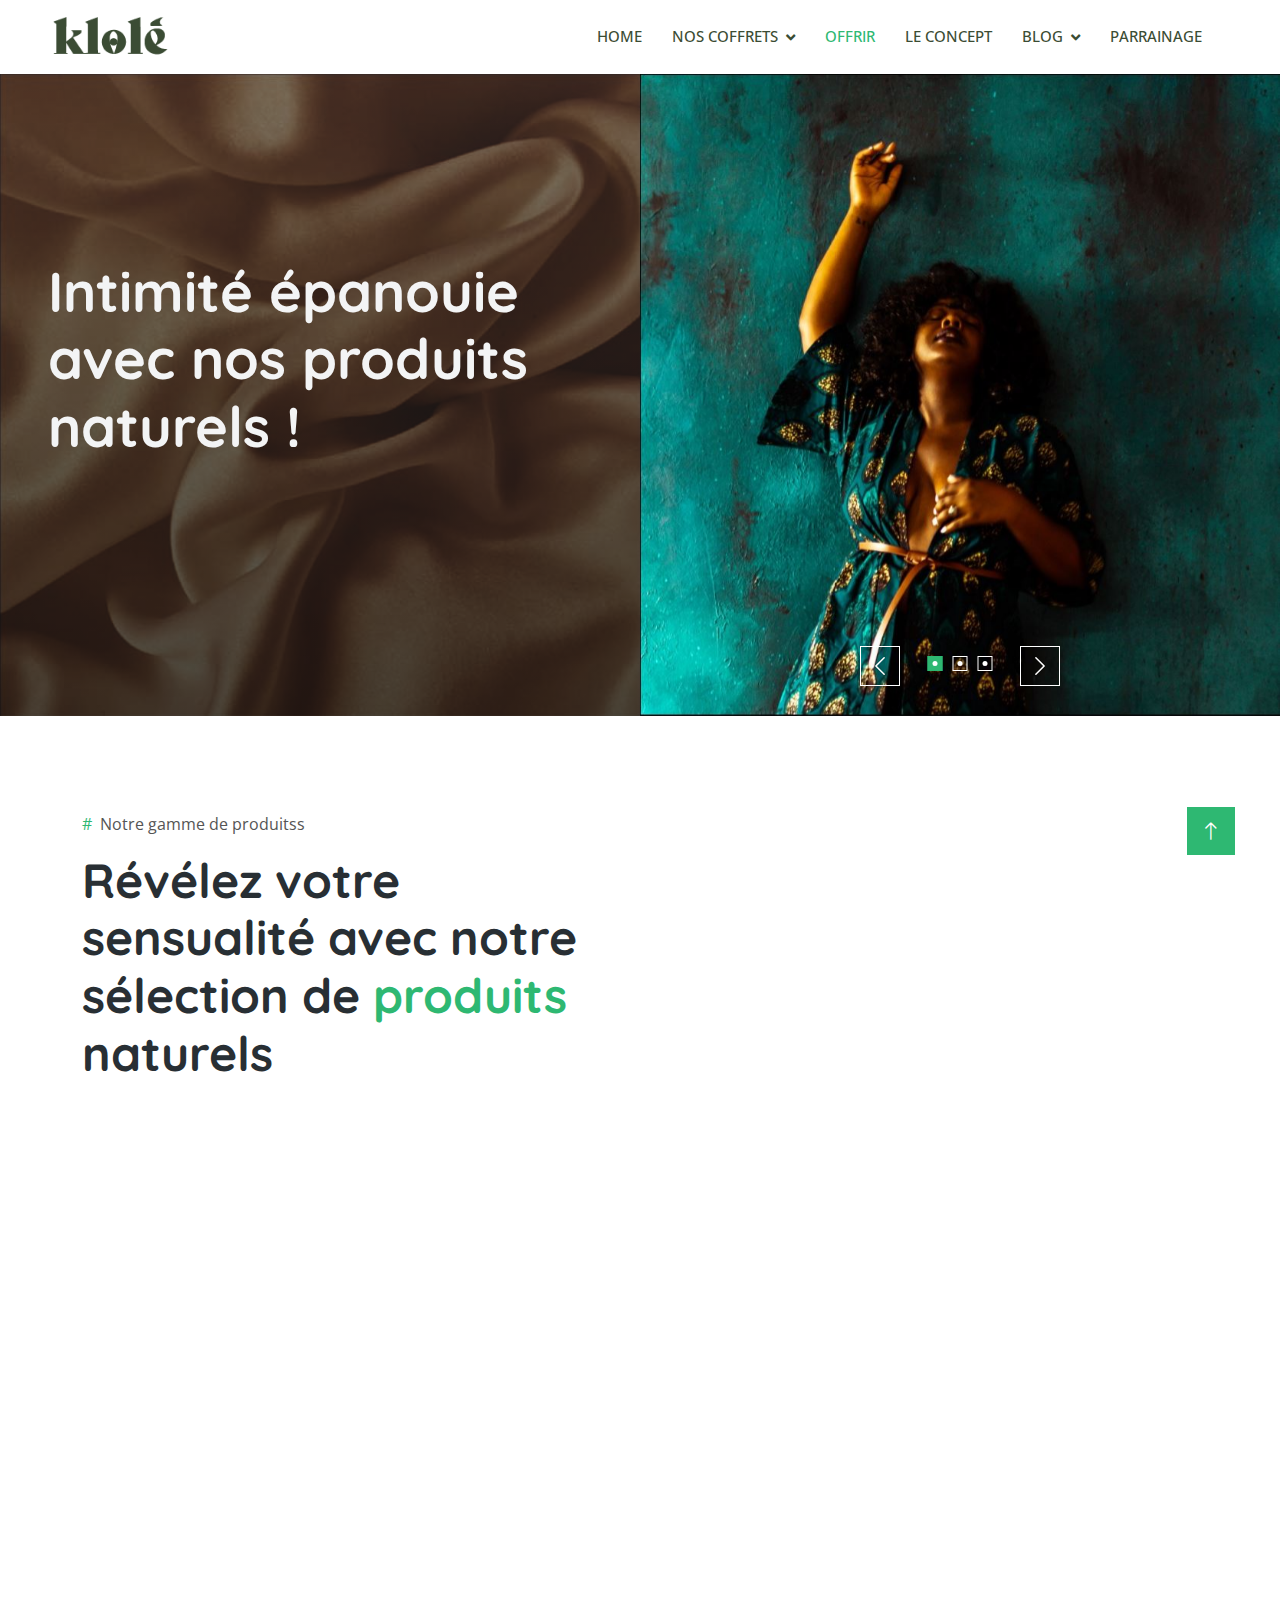
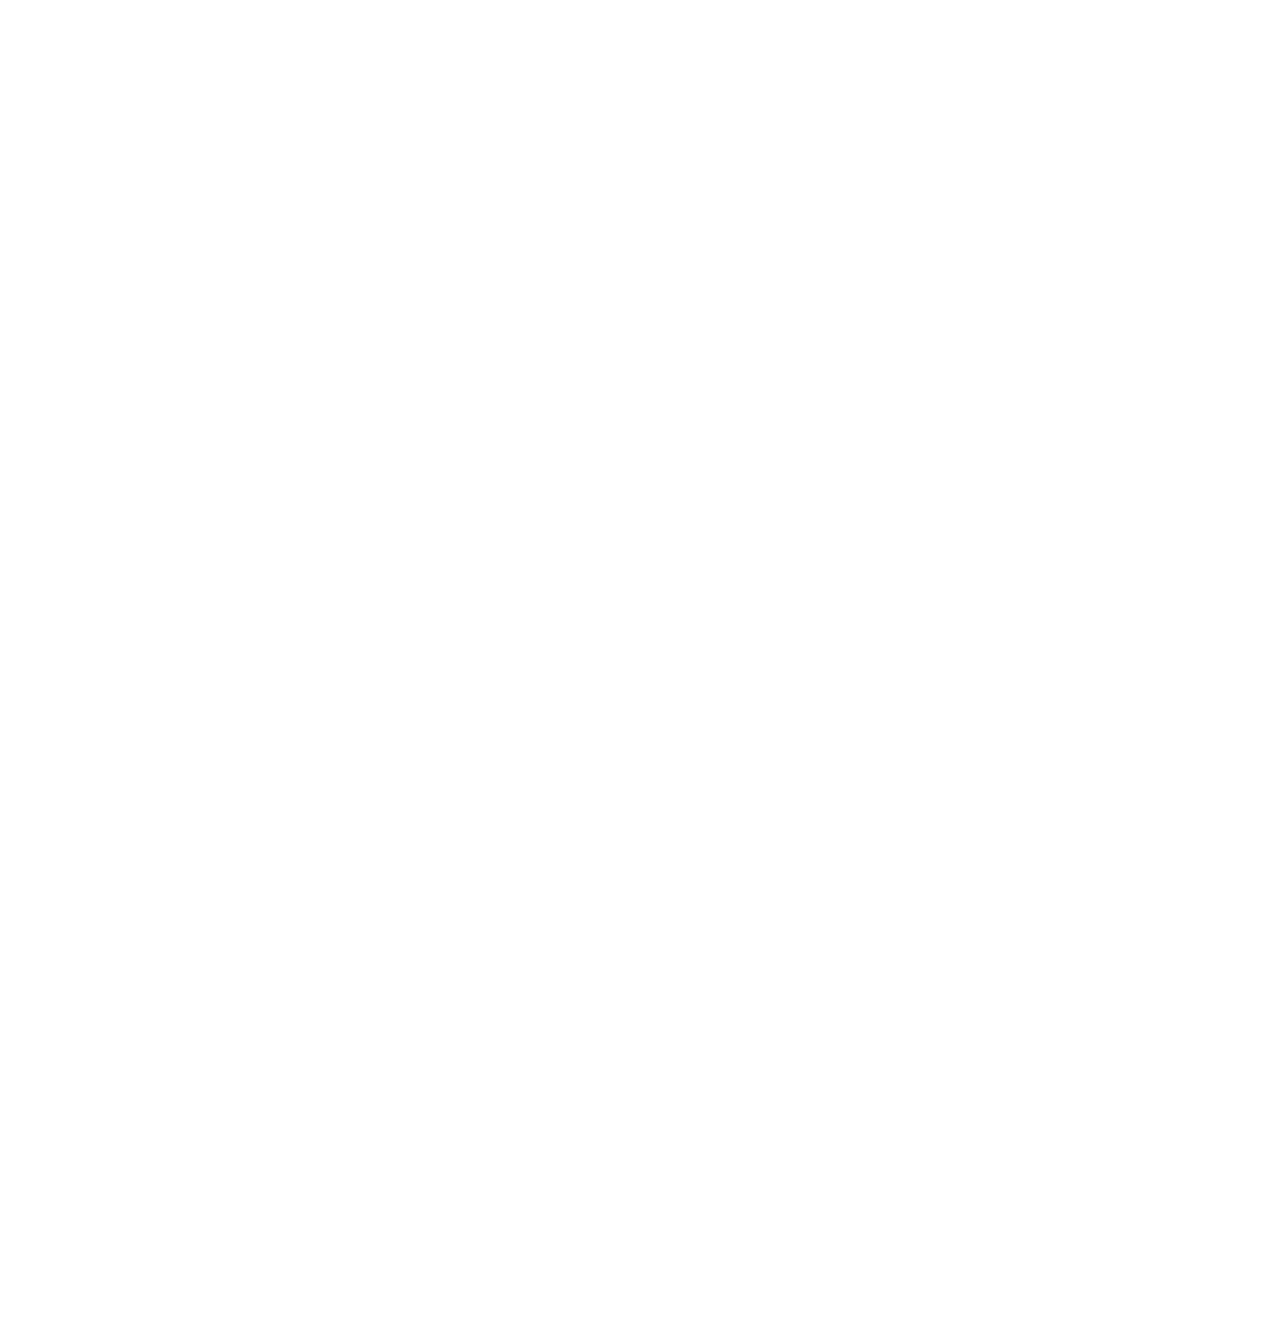
<file: offrir.html>
<!DOCTYPE html>
<html lang="fr">
  <head>
    <meta charset="utf-8" />
    <title>Klole | Offrir</title>
    <meta content="width=device-width, initial-scale=1.0" name="viewport" />
    <meta content="" name="keywords" />
    <meta content="" name="description" />

    <!-- Favicon -->
    <link href="img/favicon.ico" rel="icon" />

    <!-- Google Web Fonts -->
    <link rel="preconnect" href="https://fonts.googleapis.com"/>
    <link rel="preconnect" href="https://fonts.gstatic.com" crossorigin/>
    <link
      href="https://fonts.googleapis.com/css2?family=Open+Sans:wght@400;500&family=Quicksand:wght@600;700&display=swap"
      rel="stylesheet"
    />

    <!-- Icon Font Stylesheet -->
    <link
      href="https://cdnjs.cloudflare.com/ajax/libs/font-awesome/5.10.0/css/all.min.css"
      rel="stylesheet"
    />
    <link
      href="https://cdn.jsdelivr.net/npm/bootstrap-icons@1.4.1/font/bootstrap-icons.css"
      rel="stylesheet"
    />

    <!-- Libraries Stylesheet -->
    <link href="lib/animate/animate.min.css" rel="stylesheet" />
    <link href="lib/lightbox/css/lightbox.min.css" rel="stylesheet" />
    <link href="lib/owlcarousel/assets/owl.carousel.min.css" rel="stylesheet" />

    <!-- Customized Bootstrap Stylesheet -->
    <link href="css/bootstrap.min.css" rel="stylesheet" />

    <!-- Template Stylesheet -->
    <link href="css/style.css" rel="stylesheet" />
  </head>

  <body>
    <!-- Spinner Start -->
    <div
      id="spinner"
      class="show bg-white position-fixed translate-middle w-100 vh-100 top-50 start-50 d-flex align-items-center justify-content-center"
    >
      <div
        class="spinner-border text-primary"
        style="width: 3rem; height: 3rem"
        role="status"
      >
        <span class="sr-only">Loading...</span>
      </div>
    </div>
    <!-- Spinner End -->

    <!-- Topbar Start
    <div class="container-fluid bg-light p-0 wow fadeIn" data-wow-delay="0.1s">
      <div class="row gx-0 d-none d-lg-flex">
        <div class="col-lg-7 px-5 text-start">
          <div class="h-100 d-inline-flex align-items-center py-3 me-4">
            <small class="fa fa-map-marker-alt text-primary me-2"></small>
            <small>123 Street, New York, USA</small>
          </div>
          <div class="h-100 d-inline-flex align-items-center py-3">
            <small class="far fa-clock text-primary me-2"></small>
            <small>Mon - Fri : 09.00 AM - 09.00 PM</small>
          </div>
        </div>
        <div class="col-lg-5 px-5 text-end">
          <div class="h-100 d-inline-flex align-items-center py-3 me-4">
            <small class="fa fa-phone-alt text-primary me-2"></small>
            <small>+33 633 89 02 54</small>
          </div>
          <div class="h-100 d-inline-flex align-items-center">
            <a class="btn btn-sm-square bg-white text-primary me-1" href=""
              ><i class="fab fa-facebook-f"></i
            ></a>
            <a class="btn btn-sm-square bg-white text-primary me-1" href=""
              ><i class="fab fa-twitter"></i
            ></a>
            <a class="btn btn-sm-square bg-white text-primary me-1" href=""
              ><i class="fab fa-linkedin-in"></i
            ></a>
            <a class="btn btn-sm-square bg-white text-primary me-0" href=""
              ><i class="fab fa-instagram"></i
            ></a>
          </div>
        </div>
      </div>
    </div> -->
    <!-- Topbar End -->

    <!-- Navbar Start -->


    <nav
      class="navbar navbar-expand-lg bg-white navbar-light sticky-top py-lg-0 px-4 px-lg-5 wow fadeIn"
      data-wow-delay="0.1s">
      <a href="index.html" class="navbar-brand p-0">
        <img class="img-fluid me-3" src="img/icon/icon-01.png" alt="Icon"/>

      <!-- <h1 class="m-0 text-primary">Zoofari</h1> -->

    </a>
      <button type="button" class="navbar-toggler" data-bs-toggle="collapse"
        data-bs-target="#navbarCollapse">
        <span class="navbar-toggler-icon"></span>
      </button>
      <div class="collapse navbar-collapse py-4 py-lg-0" id="navbarCollapse">
        <div class="navbar-nav ms-auto">
          <a href="index.html" class="nav-item nav-link ">Home</a>
          <div class="nav-item dropdown">
            <a href="nos-coffrets.html" class="nav-link dropdown-toggle" data-bs-toggle="dropdown">Nos coffrets</a>
            <div class="dropdown-menu rounded-0 rounded-bottom m-0">
              <a href="coffrets-coquins.html" class="dropdown-item">Coffrets coquins</a>
              <a href="coffrets-bien-être.html" class="dropdown-item">Coffrets bien-être</a>
              <a href="etc.html" class="dropdown-item">Etc</a>
            </div>
          </div> 
          <a href="offrir.html" class="nav-item nav-link active">Offrir</a>
          <a href="le-concept.html" class="nav-item nav-link">Le concept</a>
          

          <div class="nav-item dropdown">
            <a href="blog.html" class="nav-link dropdown-toggle" data-bs-toggle="dropdown">Blog</a>
            <div class="dropdown-menu rounded-0 rounded-bottom m-0">
              <a href="sexo.html" class="dropdown-item">Sexo</a>
              <a href="bien-etre.html" class="dropdown-item">Bien-être</a>
              <a href="etc-blog.html" class="dropdown-item">Etc.</a>
            </div>
          </div> 

          <a href="parrainage.html" class="nav-item nav-link">Parrainage</a>

         <!-- <div class="nav-item dropdown">
            <a href="#" class="nav-link dropdown-toggle" data-bs-toggle="dropdown">Pages</a>
            <div class="dropdown-menu rounded-0 rounded-bottom m-0">
              <a href="animal.html" class="dropdown-item">Our Animals</a>
              <a href="membership.html" class="dropdown-item">Membership</a>
              <a href="visiting.html" class="dropdown-item">Visiting Hours</a>
              <a href="testimonial.html" class="dropdown-item">Testimonial</a>
              <a href="404.html" class="dropdown-item">404 Page</a>
            </div>
          </div>  -->
         

        <!-- <a href="" class="btn btn-primary"
          >Buy Ticket<i class="fa fa-arrow-right ms-3"></i
        ></a> -->
      </div>
    </nav>


    <!-- Navbar End -->

    <!-- Header Start -->

    <div class="container-fluid bg-dark p-0 mb-5">
      <div class="row g-0 flex-column-reverse flex-lg-row">
        <div class="col-lg-6 p-0 wow fadeIn" data-wow-delay="0.1s">
          <div
            class="header-bg h-100 d-flex flex-column justify-content-center p-5">
            <h1 class="display-4 text-light mb-5">
              Intimité épanouie avec nos produits naturels !
            </h1>
            <div class="d-flex align-items-center pt-4 animated slideInDown">


              <!-- <a href="" class="btn btn-primary py-sm-3 px-3 px-sm-5 me-5">Read More</a> -->
              <!-- <button
                type="button"
                class="btn-play"
                data-bs-toggle="modal"
                data-src="https://www.youtube.com/embed/DWRcNpR6Kdc"
                data-bs-target="#videoModal">
                <span></span>
              </button> -->
              <!-- <h6 class="text-white m-0 ms-4 d-none d-sm-block">Watch Video</h6> -->

            </div>
          </div>
        </div>
        <div class="col-lg-6 wow fadeIn" data-wow-delay="0.5s">
          <div class="owl-carousel header-carousel">
            <div class="owl-carousel-item">
              <img class="img-fluid" src="img/photo-1.JPG" alt="" />
            </div>
            <div class="owl-carousel-item">
              <img class="img-fluid" src="img/photo-2.JPG" alt="" />
            </div>
            <div class="owl-carousel-item">
              <img class="img-fluid" src="img/photo-3.JPG" alt="" />
            </div>
          </div>
        </div>
      </div>
    </div>
    <!-- Header End -->

    <!-- Video Modal Start -->
    <div
      class="modal modal-video fade"
      id="videoModal"
      tabindex="-1"
      aria-labelledby="exampleModalLabel"
      aria-hidden="true"
    >
      <div class="modal-dialog">
        <div class="modal-content rounded-0">
          <div class="modal-header">
            <h3 class="modal-title" id="exampleModalLabel">Youtube Video</h3>
            <button
              type="button"
              class="btn-close"
              data-bs-dismiss="modal"
              aria-label="Close"
            ></button>
          </div>
          <div class="modal-body">
            <!-- 16:9 aspect ratio -->
            <div class="ratio ratio-16x9">
              <iframe
                class="embed-responsive-item"
                src=""
                id="video"
                allowfullscreen
                allowscriptaccess="always"
                allow="autoplay"
              ></iframe>
            </div>
          </div>
        </div>
      </div>
    </div>
    <!-- Video Modal End -->

    <!-- About Start -->
   
    <!-- <div class="container-xxl py-5">
      <div class="container">
        <div class="row g-5">
          <div class="col-lg-6 wow fadeInUp" data-wow-delay="0.1s">
            <p><span class="text-primary me-2">#</span>Bienvenue sur Klole</p>
            <h1 class="display-5 mb-4">
              Connectez-vous avec
              <span class="text-primary">votre</span> sensualité!
            </h1>
            <p class="mb-4">
              Nous sommes passionnés par le bien-être, l'intimité et la connexion avec soi-même. Notre site web est conçu pour vous offrir une expérience enrichissante et vous guider dans l'exploration de notre gamme de produits naturels.
            </p>
            <h5 class="mb-3">
              <i class="far fa-check-circle text-primary me-3"></i>Bien-être sexuel, intimité & écoute de soi
            </h5>
            <h5 class="mb-3">
              <i class="far fa-check-circle text-primary me-3"></i>Transmission ancestrale d'inspiration africaine
            </h5>
            <h5 class="mb-3">
              <i class="far fa-check-circle text-primary me-3"></i>Soins naturels et objets érotiques
            </h5>
                        
            <a class="btn btn-primary py-3 px-5 mt-3" href="">En savoir plus</a>
          </div>
          <div class="col-lg-6 wow fadeInUp" data-wow-delay="0.5s">
            <div class="img-border">
              <img class="img-fluid" src="img/carre.jpg" alt="" />
            </div>
          </div>
        </div>
      </div>
    </div> -->

    <!-- About End -->

    <!-- Facts Start -->

    <!-- <div
      class="container-xxl bg-primary facts my-5 py-5 wow fadeInUp"
      data-wow-delay="0.1s"
    >
      <div class="container py-5">
        <div class="row g-4">
          <div
            class="col-md-6 col-lg-3 text-center wow fadeIn"
            data-wow-delay="0.1s"
          >
            <i class="fa fa-paw fa-3x text-primary mb-3"></i>
            <h1 class="text-white mb-2" data-toggle="counter-up">12345</h1>
            <p class="text-white mb-0">Total Animal</p>
          </div>
          <div
            class="col-md-6 col-lg-3 text-center wow fadeIn"
            data-wow-delay="0.3s"
          >
            <i class="fa fa-users fa-3x text-primary mb-3"></i>
            <h1 class="text-white mb-2" data-toggle="counter-up">12345</h1>
            <p class="text-white mb-0">Daily Vigitors</p>
          </div>
          <div
            class="col-md-6 col-lg-3 text-center wow fadeIn"
            data-wow-delay="0.5s"
          >
            <i class="fa fa-certificate fa-3x text-primary mb-3"></i>
            <h1 class="text-white mb-2" data-toggle="counter-up">12345</h1>
            <p class="text-white mb-0">Total Membership</p>
          </div>
          <div
            class="col-md-6 col-lg-3 text-center wow fadeIn"
            data-wow-delay="0.7s"
          >
            <i class="fa fa-shield-alt fa-3x text-primary mb-3"></i>
            <h1 class="text-white mb-2" data-toggle="counter-up">12345</h1>
            <p class="text-white mb-0">Save Wild Life</p>
          </div>
        </div>
      </div>
    </div> -->

    <!-- Facts End -->

    <!-- Service Start -->

    <!-- <div class="container-xxl py-5">
      <div class="container">
        <div class="row g-5 mb-5 wow fadeInUp" data-wow-delay="0.1s">
          <div class="col-lg-6">
            <p><span class="text-primary me-2">#</span>Our Services</p>
            <h1 class="display-5 mb-0">
              Special Services For
            <span class="text-primary">Zoofari</span> Visitors
            </h1>
          </div>
          <div class="col-lg-6">
            <div
              class="bg-primary h-100 d-flex align-items-center py-4 px-4 px-sm-5"
            >
              <i class="fa fa-3x fa-mobile-alt text-white"></i>
              <div class="ms-4">
                <p class="text-white mb-0">Call for more info</p>
                <h2 class="text-white mb-0">+012 345 6789</h2>
              </div>
            </div>
          </div>
        </div>
        <div class="row gy-5 gx-4">
          <div
            class="col-lg-3 col-md-4 col-sm-6 wow fadeInUp"
            data-wow-delay="0.1s"
          >
            <img class="img-fluid mb-3" src="img/icon/icon-2.png" alt="Icon" />
            <h5 class="mb-3">Car Parking</h5>
            <span
              >Erat ipsum justo amet duo et elitr dolor, est duo duo eos lorem
              sed diam stet diam sed stet.</span
            >
          </div>
          <div
            class="col-lg-3 col-md-4 col-sm-6 wow fadeInUp"
            data-wow-delay="0.3s"
          >
            <img class="img-fluid mb-3" src="img/icon/icon-3.png" alt="Icon" />
            <h5 class="mb-3">Animal Photos</h5>
            <span
              >Erat ipsum justo amet duo et elitr dolor, est duo duo eos lorem
              sed diam stet diam sed stet.</span
            >
          </div>
          <div
            class="col-lg-3 col-md-4 col-sm-6 wow fadeInUp"
            data-wow-delay="0.5s"
          >
            <img class="img-fluid mb-3" src="img/icon/icon-4.png" alt="Icon" />
            <h5 class="mb-3">Guide Services</h5>
            <span
              >Erat ipsum justo amet duo et elitr dolor, est duo duo eos lorem
              sed diam stet diam sed stet.</span
            >
          </div>
          <div
            class="col-lg-3 col-md-4 col-sm-6 wow fadeInUp"
            data-wow-delay="0.7s"
          >
            <img class="img-fluid mb-3" src="img/icon/icon-5.png" alt="Icon" />
            <h5 class="mb-3">Food & Beverages</h5>
            <span
              >Erat ipsum justo amet duo et elitr dolor, est duo duo eos lorem
              sed diam stet diam sed stet.</span
            >
          </div>
          <div
            class="col-lg-3 col-md-4 col-sm-6 wow fadeInUp"
            data-wow-delay="0.1s"
          >
            <img class="img-fluid mb-3" src="img/icon/icon-6.png" alt="Icon" />
            <h5 class="mb-3">Zoo Shopping</h5>
            <span
              >Erat ipsum justo amet duo et elitr dolor, est duo duo eos lorem
              sed diam stet diam sed stet.</span
            >
          </div>
          <div
            class="col-lg-3 col-md-4 col-sm-6 wow fadeInUp"
            data-wow-delay="0.3s"
          >
            <img class="img-fluid mb-3" src="img/icon/icon-7.png" alt="Icon" />
            <h5 class="mb-3">Free Hi Speed Wi-Fi</h5>
            <span
              >Erat ipsum justo amet duo et elitr dolor, est duo duo eos lorem
              sed diam stet diam sed stet.</span
            >
          </div>
          <div
            class="col-lg-3 col-md-4 col-sm-6 wow fadeInUp"
            data-wow-delay="0.5s"
          >
            <img class="img-fluid mb-3" src="img/icon/icon-8.png" alt="Icon" />
            <h5 class="mb-3">Play Ground</h5>
            <span
              >Erat ipsum justo amet duo et elitr dolor, est duo duo eos lorem
              sed diam stet diam sed stet.</span
            >
          </div>
          <div
            class="col-lg-3 col-md-4 col-sm-6 wow fadeInUp"
            data-wow-delay="0.7s"
          >
            <img class="img-fluid mb-3" src="img/icon/icon-9.png" alt="Icon" />
            <h5 class="mb-3">Rest House</h5>
            <span
              >Erat ipsum justo amet duo et elitr dolor, est duo duo eos lorem
              sed diam stet diam sed stet.</span
            >
          </div>
        </div>
      </div>
    </div> -->


    <!-- Service End -->

    <!-- produis Start -->

    <div class="container-xxl py-5">
      <div class="container">
        <div
          class="row g-5 mb-5 align-items-end wow fadeInUp"
          data-wow-delay="0.1s">
          
          
          
          <div class="col-lg-6">
            <p><span class="text-primary me-2">#</span>Notre gamme de produitss</p>
            <h1 class="display-5 mb-5">Révélez votre sensualité avec notre sélection de <span class="text-primary">produits</span> naturels</h1>
          
          </div>
          <div class="col-lg-6 text-lg-end">

            <!-- <a class="btn btn-primary py-3 px-5" href="">Explore More Animals</a> -->
            
          </div>
        </div>
        
        <div class="row g-4">
          <div class="col-lg-4 col-md-6 wow fadeInUp" data-wow-delay="0.1s">
            <div class="row g-4">
              <div class="col-12">
                <a
                  class="animal-item"
                  href="img/pproduit-1.jpg"
                  data-lightbox="animal">
                  <div class="position-relative">
                    <img class="img-fluid" src="img/pproduit-1.jpg" alt=""/>
                    <div class="animal-text p-4">
                      <p class="text-white small text-uppercase mb-0">nom de produit</p>
                      <h5 class="text-white mb-0">01</h5>
                    </div>
                  </div>
                </a>
              </div>
              <div class="col-12">
                <a
                  class="animal-item"
                  href="img/pproduit-2.jpg"
                  data-lightbox="animal"
                >
                  <div class="position-relative">
                    <img class="img-fluid" src="img/pproduit-2.jpg" alt="" />
                    <div class="animal-text p-4">
                      <p class="text-white small text-uppercase mb-0">nom de produit</p>
                      <h5 class="text-white mb-0">02</h5>
                    </div>
                  </div>
                </a>
              </div>
            </div>
          </div>
          <div class="col-lg-4 col-md-6 wow fadeInUp" data-wow-delay="0.3s">
            <div class="row g-4">
              <div class="col-12">
                <a
                  class="animal-item"
                  href="img/pproduit-3.jpg"
                  data-lightbox="animal"
                >
                  <div class="position-relative">
                    <img class="img-fluid" src="img/pproduit-3.jpg" alt="" />
                    <div class="animal-text p-4">
                      <p class="text-white small text-uppercase mb-0">nom de produit</p>
                      <h5 class="text-white mb-0">03</h5>
                    </div>
                  </div>
                </a>
              </div>
              <div class="col-12">
                <a
                  class="animal-item"
                  href="img/pproduit-4.jpg"
                  data-lightbox="animal"
                >
                  <div class="position-relative">
                    <img class="img-fluid" src="img/pproduit-4.jpg" alt="" />
                    <div class="animal-text p-4">
                      <p class="text-white small text-uppercase mb-0">nom de produit</p>
                      <h5 class="text-white mb-0">04</h5>
                    </div>
                  </div>
                </a>
              </div>
            </div>
          </div>
          <div class="col-lg-4 col-md-6 wow fadeInUp" data-wow-delay="0.5s">
            <div class="row g-4">
              <div class="col-12">
                <a
                  class="animal-item"
                  href="img/pproduit-5.jpg"
                  data-lightbox="animal"
                >
                  <div class="position-relative">
                    <img class="img-fluid" src="img/pproduit-5.jpg" alt="" />
                    <div class="animal-text p-4">
                      <p class="text-white small text-uppercase mb-0">nom de produit</p>
                      <h5 class="text-white mb-0">05</h5>
                    </div>
                  </div>
                </a>
              </div>
              <div class="col-12">
                <a
                  class="animal-item"
                  href="img/pproduit-6.jpg"
                  data-lightbox="animal"
                >
                  <div class="position-relative">
                    <img class="img-fluid" src="img/pproduit-6.jpg" alt="" />
                    <div class="animal-text p-4">
                      <p class="text-white small text-uppercase mb-0">nom de produit</p>
                      <h5 class="text-white mb-0">06</h5>
                    </div>
                  </div>
                </a>
              </div>
            </div>
          </div>
        </div>
      </div>
    </div>
    <!-- Animal End -->

    <!-- Visiting Hours Start -->
    
    
    <!-- <div class="container-xxl bg-primary visiting-hours my-5 py-5 wow fadeInUp"
      data-wow-delay="0.1s">
      <div class="container py-5">
        <div class="row g-5">
          <div class="col-md-6 wow fadeIn" data-wow-delay="0.3s">
            <h1 class="display-6 text-white mb-5">Visiting Hours</h1>
            <ul class="list-group list-group-flush">
              <li class="list-group-item">
                <span>Monday</span>
                <span>9:00AM - 6:00PM</span>
              </li>
              <li class="list-group-item">
                <span>Tuesday</span>
                <span>9:00AM - 6:00PM</span>
              </li>
              <li class="list-group-item">
                <span>Wednesday</span>
                <span>9:00AM - 6:00PM</span>
              </li>
              <li class="list-group-item">
                <span>Thursday</span>
                <span>9:00AM - 6:00PM</span>
              </li>
              <li class="list-group-item">
                <span>Friday</span>
                <span>9:00AM - 6:00PM</span>
              </li>
              <li class="list-group-item">
                <span>Saturday</span>
                <span>9:00AM - 6:00PM</span>
              </li>
              <li class="list-group-item">
                <span>Sunday</span>
                <span>Closed</span>
              </li>
            </ul>
          </div>
          <div class="col-md-6 text-light wow fadeIn" data-wow-delay="0.5s">
            <h1 class="display-6 text-white mb-5">Contact Info</h1>
            <table class="table">
              <tbody>
                <tr>
                  <td>Office</td>
                  <td>123 Street, New York, USA</td>
                </tr>
                <tr>
                  <td>Zoo</td>
                  <td>123 Street, New York, USA</td>
                </tr>
                <tr>
                  <td>Ticket</td>
                  <td>
                    <p class="mb-2">+012 345 6789</p>
                    <p class="mb-0">ticket@example.com</p>
                  </td>
                </tr>
                <tr>
                  <td>Support</td>
                  <td>
                    <p class="mb-2">+012 345 6789</p>
                    <p class="mb-0">support@example.com</p>
                  </td>
                </tr>
              </tbody>
            </table>
          </div>
        </div>
      </div>
    </div> -->


    <!-- Visiting Hours End -->

    <!-- Membership Start -->
  
    <!-- <div class="container-xxl py-5">
      <div class="container">
        <div
          class="row g-5 mb-5 align-items-end wow fadeInUp"
          data-wow-delay="0.1s"
        >
          <div class="col-lg-6">
            <p><span class="text-primary me-2">#</span>Membership</p>
            <h1 class="display-5 mb-0">
              You Can Be A Proud Member Of
              <span class="text-primary">Zoofari</span>
            </h1>
          </div>
          <div class="col-lg-6 text-lg-end">
            <a class="btn btn-primary py-3 px-5" href="">Special Pricing</a>
          </div>
        </div>
        <div class="row g-4">
          <div class="col-lg-4 col-md-6 wow fadeInUp" data-wow-delay="0.1s">
            <div class="membership-item position-relative">
              <img class="img-fluid" src="img/animal-lg-1.jpg" alt="" />
              <h1 class="display-1">01</h1>
              <h4 class="text-white mb-3">Popular</h4>
              <h3 class="text-primary mb-4">$99.00</h3>
              <p><i class="fa fa-check text-primary me-3"></i>10% discount</p>
              <p>
                <i class="fa fa-check text-primary me-3"></i>2 adult and 2 child
              </p>
              <p>
                <i class="fa fa-check text-primary me-3"></i>Free animal
                exhibition
              </p>
              <a class="btn btn-outline-light px-4 mt-3" href="">Get Started</a>
            </div>
          </div>
          <div class="col-lg-4 col-md-6 wow fadeInUp" data-wow-delay="0.3s">
            <div class="membership-item position-relative">
              <img class="img-fluid" src="img/animal-lg-2.jpg" alt="" />
              <h1 class="display-1">02</h1>
              <h4 class="text-white mb-3">Standard</h4>
              <h3 class="text-primary mb-4">$149.00</h3>
              <p><i class="fa fa-check text-primary me-3"></i>15% discount</p>
              <p>
                <i class="fa fa-check text-primary me-3"></i>4 adult and 4 child
              </p>
              <p>
                <i class="fa fa-check text-primary me-3"></i>Free animal
                exhibition
              </p>
              <a class="btn btn-outline-light px-4 mt-3" href="">Get Started</a>
            </div>
          </div>
          <div class="col-lg-4 col-md-6 wow fadeInUp" data-wow-delay="0.5s">
            <div class="membership-item position-relative">
              <img class="img-fluid" src="img/animal-lg-3.jpg" alt="" />
              <h1 class="display-1">03</h1>
              <h4 class="text-white mb-3">Premium</h4>
              <h3 class="text-primary mb-4">$199.00</h3>
              <p><i class="fa fa-check text-primary me-3"></i>20% discount</p>
              <p>
                <i class="fa fa-check text-primary me-3"></i>6 adult and 6 child
              </p>
              <p>
                <i class="fa fa-check text-primary me-3"></i>Free animal
                exhibition
              </p>
              <a class="btn btn-outline-light px-4 mt-3" href="">Get Started</a>
            </div>
          </div>
        </div>
      </div>
    </div>
     -->
    <!-- Membership End -->

    <!-- Testimonial Start -->
    <div class="container-xxl py-5">
      <div class="container">
        <h1
          class="display-5 text-center mb-5 wow fadeInUp"
          data-wow-delay="0.1s"
        >
        Nos clients le disent !
        </h1>
        <div
          class="owl-carousel testimonial-carousel wow fadeInUp"
          data-wow-delay="0.1s"
        >
          <div class="testimonial-item text-center">
            <img
              class="img-fluid rounded-circle border border-2 p-2 mx-auto mb-4"
              src="img/testimonial-1.jpg"
              style="width: 100px; height: 100px"
            />
            <div class="testimonial-text rounded text-center p-4">
              <p>
                Clita clita tempor justo dolor ipsum amet kasd amet duo justo
                duo duo labore sed sed. Magna ut diam sit et amet stet eos sed
                clita erat magna elitr erat sit sit erat at rebum justo sea
                clita.
              </p>
              <h5 class="mb-1">Patient Name</h5>
              <span class="fst-italic">Profession</span>
            </div>
          </div>
          <div class="testimonial-item text-center">
            <img
              class="img-fluid rounded-circle border border-2 p-2 mx-auto mb-4"
              src="img/testimonial-2.jpg"
              style="width: 100px; height: 100px"
            />
            <div class="testimonial-text rounded text-center p-4">
              <p>
                Clita clita tempor justo dolor ipsum amet kasd amet duo justo
                duo duo labore sed sed. Magna ut diam sit et amet stet eos sed
                clita erat magna elitr erat sit sit erat at rebum justo sea
                clita.
              </p>
              <h5 class="mb-1">Patient Name</h5>
              <span class="fst-italic">Profession</span>
            </div>
          </div>
          <div class="testimonial-item text-center">
            <img
              class="img-fluid rounded-circle border border-2 p-2 mx-auto mb-4"
              src="img/testimonial-3.jpg"
              style="width: 100px; height: 100px"
            />
            <div class="testimonial-text rounded text-center p-4">
              <p>
                Clita clita tempor justo dolor ipsum amet kasd amet duo justo
                duo duo labore sed sed. Magna ut diam sit et amet stet eos sed
                clita erat magna elitr erat sit sit erat at rebum justo sea
                clita.
              </p>
              <h5 class="mb-1">Patient Name</h5>
              <span class="fst-italic">Profession</span>
            </div>
          </div>
        </div>
      </div>
    </div>
    <!-- Testimonial End -->

    <!-- Footer Start -->
    <div
      class="container-fluid footer bg-dark text-light footer mt-5 pt-5 wow fadeIn"
      data-wow-delay="0.1s"
    >
      <div class="container py-5">
        <div class="row g-5">
          <div class="col-lg-3 col-md-6">
            <h5 class="text-light mb-4">Address</h5>
            <!-- <p class="mb-2">
              <i class="fa fa-map-marker-alt me-3"></i>123 Street, New York, USA
            </p> -->
            <p class="mb-2">
              <i class="fa fa-phone-alt me-3"></i>+33 633 890 254
            </p>
            <p class="mb-2">
              <i class="fa fa-envelope me-3"></i>info@klole.fr
            </p>


            <div class="d-flex pt-2">
              <a class="btn btn-outline-light btn-social" href="https://www.tiktok.com/@klol580"><i class="fab fa-tiktok"><svg xmlns="http://www.w3.org/2000/svg" width="16" height="16" fill="currentColor" class="bi bi-tiktok" viewBox="0 0 16 16">
                <path d="M9 0h1.98c.144.715.54 1.617 1.235 2.512C12.895 3.389 13.797 4 15 4v2c-1.753 0-3.07-.814-4-1.829V11a5 5 0 1 1-5-5v2a3 3 0 1 0 3 3V0Z"/>
              </svg></i></a>

              <a class="btn btn-outline-light btn-social" href="https://www.instagram.com/klole.box/" ><i class="fab fa-instagram"></i></a>

              <a class="btn btn-outline-light btn-social" href=""><i class="fab fa-facebook-f"></i
              ></a>

              <a class="btn btn-outline-light btn-social" href=""><i class="fab fa-youtube"></i
              ></a>

              <a class="btn btn-outline-light btn-social" href=""><i class="fab fa-linkedin-in"></i
              ></a>
              
              
            </div>
          </div>
          <div class="col-lg-3 col-md-6">



            <!-- <h5 class="text-light mb-4">Quick Links</h5>
            <a class="btn btn-link" href="">About Us</a>
            <a class="btn btn-link" href="">Contact Us</a>
            <a class="btn btn-link" href="">Our Services</a>
            <a class="btn btn-link" href="">Terms & Condition</a>
            <a class="btn btn-link" href="">Support</a> -->
          </div>
          <!-- <div class="col-lg-3 col-md-6">
            <h5 class="text-light mb-4">Popular Links</h5>
            <a class="btn btn-link" href="">About Us</a>
            <a class="btn btn-link" href="">Contact Us</a>
            <a class="btn btn-link" href="">Our Services</a>
            <a class="btn btn-link" href="">Terms & Condition</a>
            <a class="btn btn-link" href="">Support</a>
          </div> -->

          <div class="col-lg-4 col-md-6">
            <h3 class="text-light mb-4">Newsletter</h3>
            <p>Restez informé et profitez d'avantages exclusifs en vous inscrivant !</p>
            <div class="position-relative mx-auto" style="max-width: 600px">
              <input
                class="form-control border-0 w-100 py-3 ps-4 pe-5"
                type="text"
                placeholder="Votre email"
              />
              <button
                type="button"
                class="btn btn-primary py-2 position-absolute top-0 end-0 mt-2 me-2">
              S'inscrire
              </button>
            </div>
          </div>
        </div>
      </div>
      <div class="container">
        <div class="copyright">
          <div class="row">
            <div class="col-md-6 text-center text-md-start mb-3 mb-md-0">
              &copy; <a class="border-bottom" href="#">Klole</a>, All
              Right Reserved.
            </div>
            <div class="col-md-6 text-center text-md-end">
              <!--/*** This template is free as long as you keep the footer author’s credit link/attribution link/backlink. If you'd like to use the template without the footer author’s credit link/attribution link/backlink, you can purchase the Credit Removal License from "https://htmlcodex.com/credit-removal". Thank you for your support. ***/-->
              Designed By
              <a class="border-bottom" href="https://htmlcodex.com"
                >HTML Codex</a
              >
              <br />Distributed By:
              <a href="https://themewagon.com" target="_blank">ThemeWagon</a>
            </div>
          </div>
        </div>
      </div>
    </div>
    <!-- Footer End -->

    <!-- Back to Top -->
    <a href="#" class="btn btn-lg btn-primary btn-lg-square back-to-top"
      ><i class="bi bi-arrow-up"></i
    ></a>

    <!-- JavaScript Libraries -->
    <script src="https://code.jquery.com/jquery-3.4.1.min.js"></script>
    <script src="https://cdn.jsdelivr.net/npm/bootstrap@5.0.0/dist/js/bootstrap.bundle.min.js"></script>
    <script src="lib/wow/wow.min.js"></script>
    <script src="lib/easing/easing.min.js"></script>
    <script src="lib/waypoints/waypoints.min.js"></script>
    <script src="lib/counterup/counterup.min.js"></script>
    <script src="lib/owlcarousel/owl.carousel.min.js"></script>
    <script src="lib/lightbox/js/lightbox.min.js"></script>

    <!-- Template Javascript -->
    <script src="js/main.js"></script>
  </body>
</html>
</file>
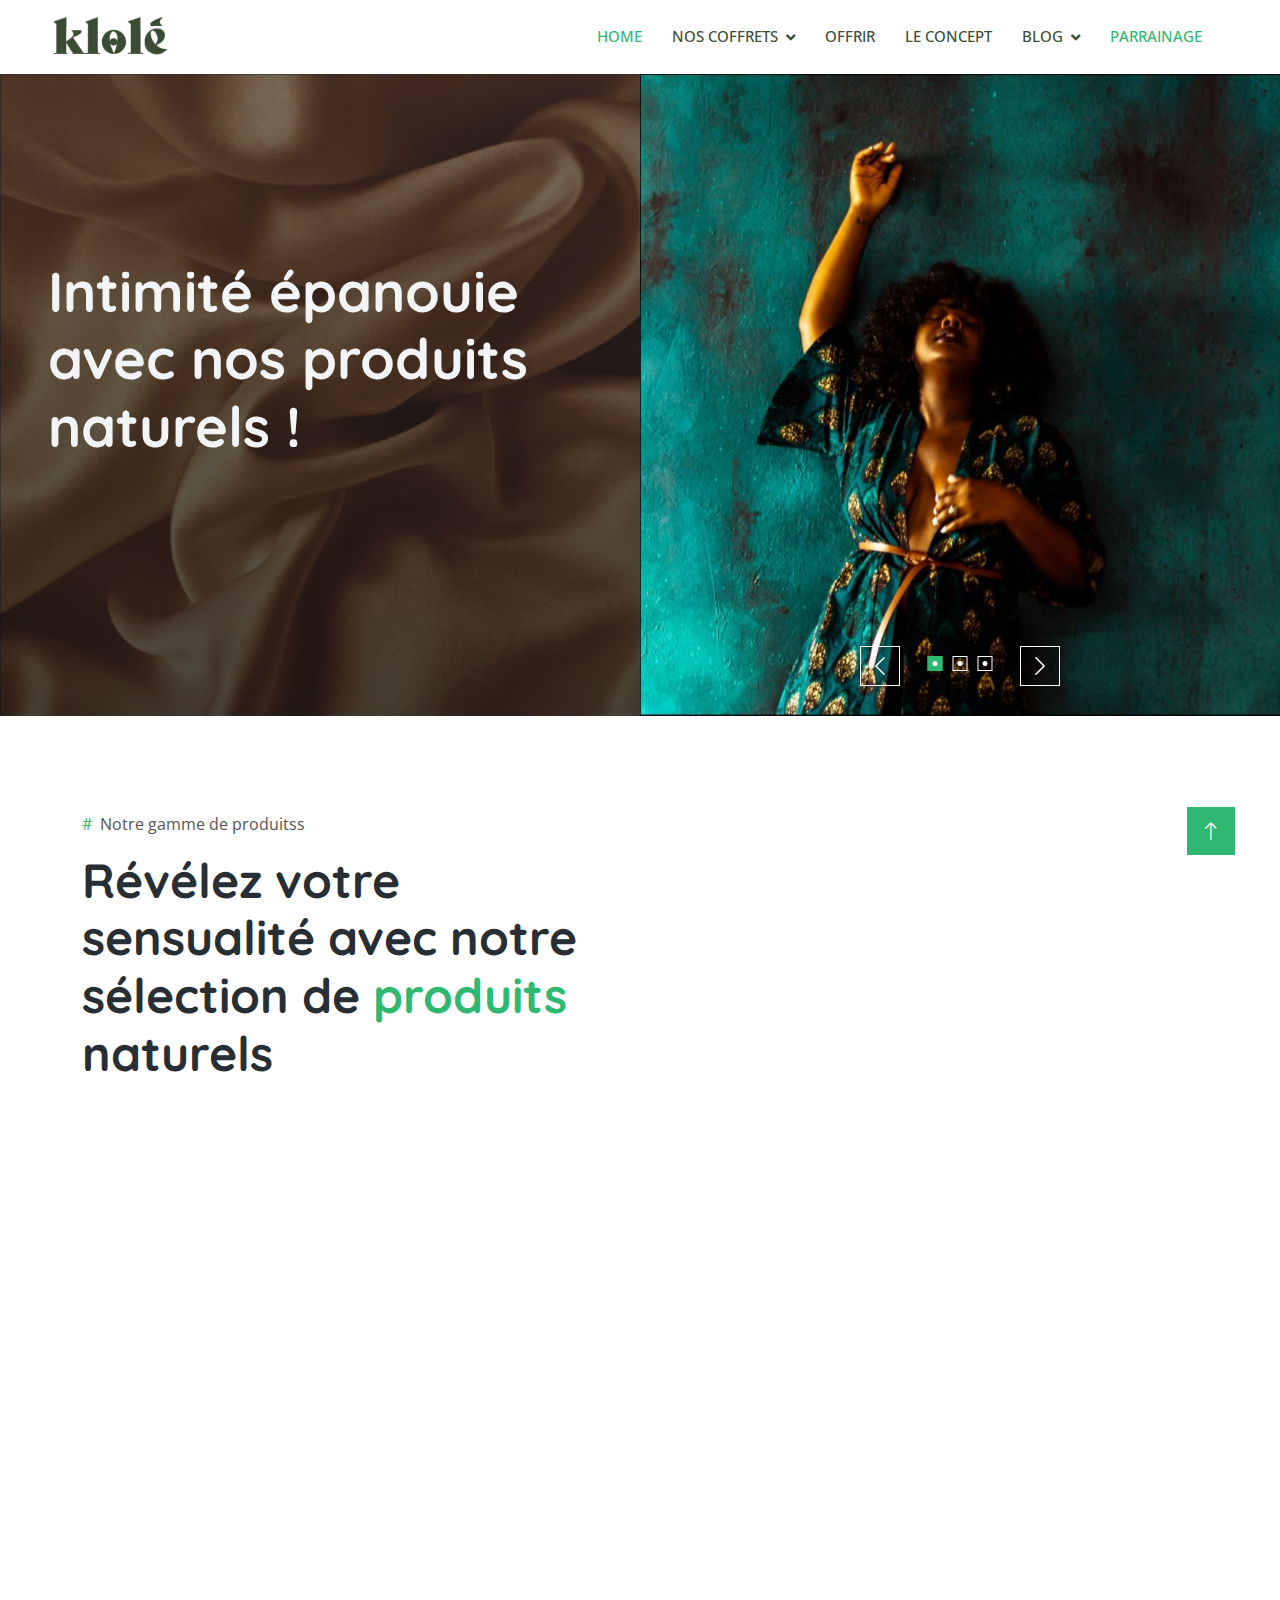
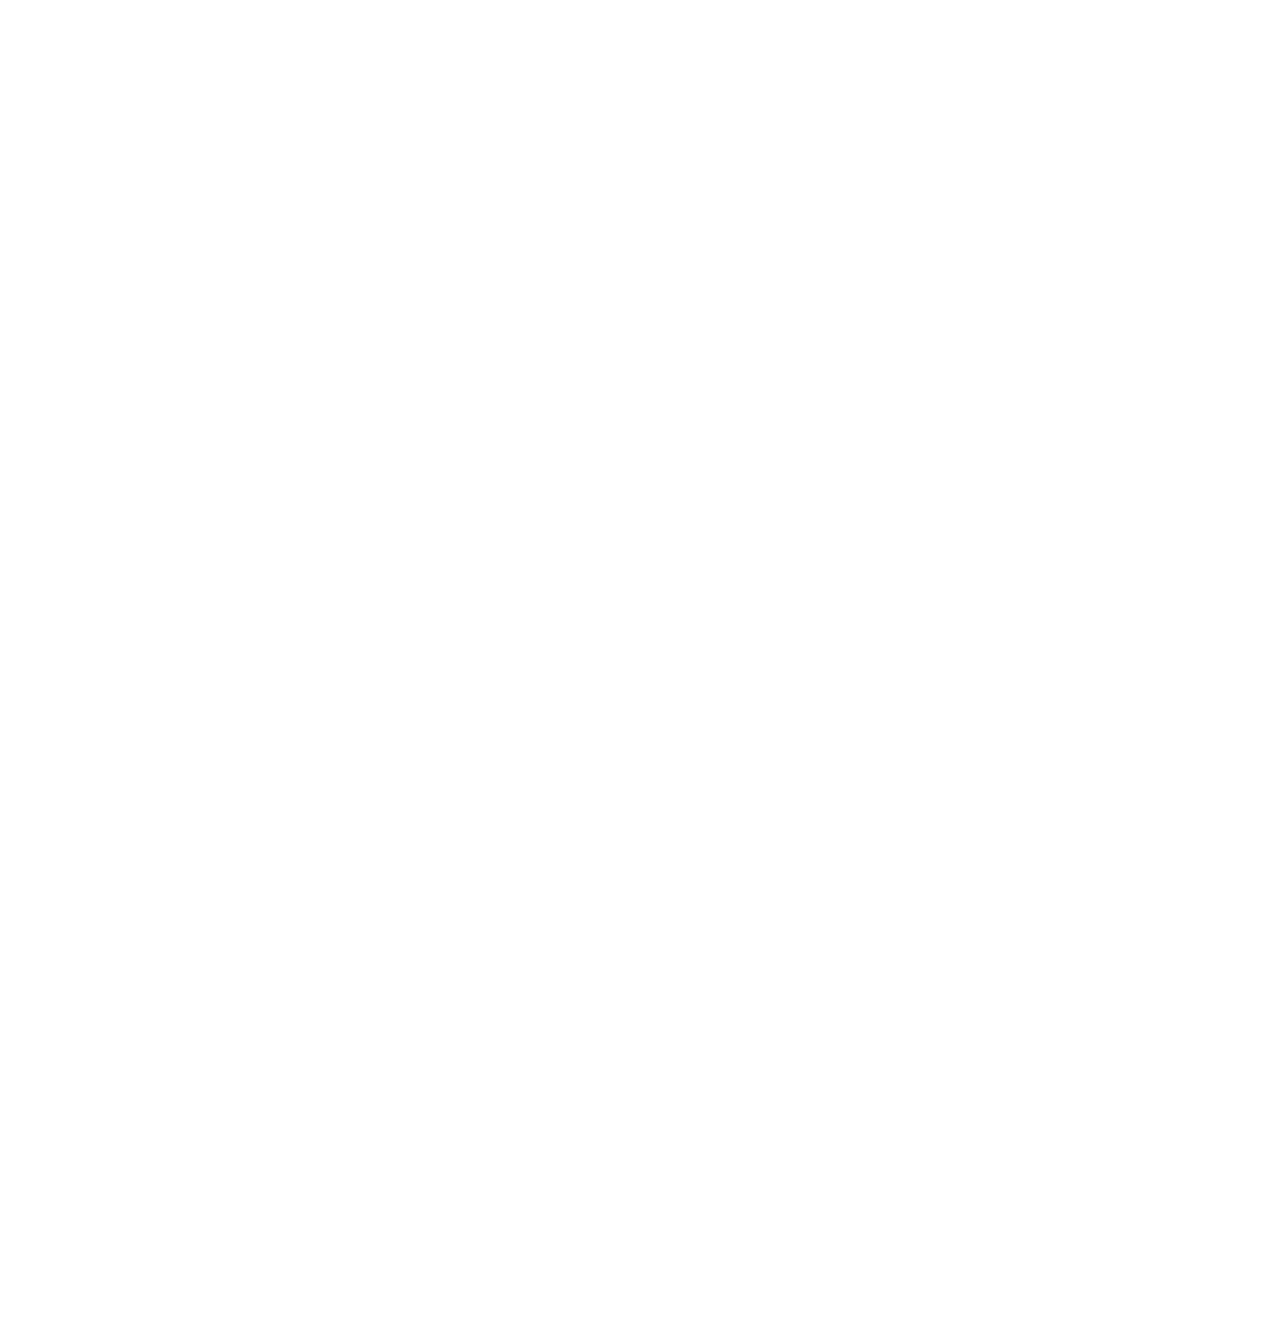
<file: parrainage.html>
<!DOCTYPE html>
<html lang="fr">
  <head>
    <meta charset="utf-8" />
    <title>Klole | Parrainage</title>
    <meta content="width=device-width, initial-scale=1.0" name="viewport" />
    <meta content="" name="keywords" />
    <meta content="" name="description" />

    <!-- Favicon -->
    <link href="img/favicon.ico" rel="icon" />

    <!-- Google Web Fonts -->
    <link rel="preconnect" href="https://fonts.googleapis.com"/>
    <link rel="preconnect" href="https://fonts.gstatic.com" crossorigin/>
    <link
      href="https://fonts.googleapis.com/css2?family=Open+Sans:wght@400;500&family=Quicksand:wght@600;700&display=swap"
      rel="stylesheet"
    />

    <!-- Icon Font Stylesheet -->
    <link
      href="https://cdnjs.cloudflare.com/ajax/libs/font-awesome/5.10.0/css/all.min.css"
      rel="stylesheet"
    />
    <link
      href="https://cdn.jsdelivr.net/npm/bootstrap-icons@1.4.1/font/bootstrap-icons.css"
      rel="stylesheet"
    />

    <!-- Libraries Stylesheet -->
    <link href="lib/animate/animate.min.css" rel="stylesheet" />
    <link href="lib/lightbox/css/lightbox.min.css" rel="stylesheet" />
    <link href="lib/owlcarousel/assets/owl.carousel.min.css" rel="stylesheet" />

    <!-- Customized Bootstrap Stylesheet -->
    <link href="css/bootstrap.min.css" rel="stylesheet" />

    <!-- Template Stylesheet -->
    <link href="css/style.css" rel="stylesheet" />
  </head>

  <body>
    <!-- Spinner Start -->
    <div
      id="spinner"
      class="show bg-white position-fixed translate-middle w-100 vh-100 top-50 start-50 d-flex align-items-center justify-content-center"
    >
      <div
        class="spinner-border text-primary"
        style="width: 3rem; height: 3rem"
        role="status"
      >
        <span class="sr-only">Loading...</span>
      </div>
    </div>
    <!-- Spinner End -->

    <!-- Topbar Start
    <div class="container-fluid bg-light p-0 wow fadeIn" data-wow-delay="0.1s">
      <div class="row gx-0 d-none d-lg-flex">
        <div class="col-lg-7 px-5 text-start">
          <div class="h-100 d-inline-flex align-items-center py-3 me-4">
            <small class="fa fa-map-marker-alt text-primary me-2"></small>
            <small>123 Street, New York, USA</small>
          </div>
          <div class="h-100 d-inline-flex align-items-center py-3">
            <small class="far fa-clock text-primary me-2"></small>
            <small>Mon - Fri : 09.00 AM - 09.00 PM</small>
          </div>
        </div>
        <div class="col-lg-5 px-5 text-end">
          <div class="h-100 d-inline-flex align-items-center py-3 me-4">
            <small class="fa fa-phone-alt text-primary me-2"></small>
            <small>+33 633 89 02 54</small>
          </div>
          <div class="h-100 d-inline-flex align-items-center">
            <a class="btn btn-sm-square bg-white text-primary me-1" href=""
              ><i class="fab fa-facebook-f"></i
            ></a>
            <a class="btn btn-sm-square bg-white text-primary me-1" href=""
              ><i class="fab fa-twitter"></i
            ></a>
            <a class="btn btn-sm-square bg-white text-primary me-1" href=""
              ><i class="fab fa-linkedin-in"></i
            ></a>
            <a class="btn btn-sm-square bg-white text-primary me-0" href=""
              ><i class="fab fa-instagram"></i
            ></a>
          </div>
        </div>
      </div>
    </div> -->
    <!-- Topbar End -->

    <!-- Navbar Start -->


    <nav
      class="navbar navbar-expand-lg bg-white navbar-light sticky-top py-lg-0 px-4 px-lg-5 wow fadeIn"
      data-wow-delay="0.1s">
      <a href="index.html" class="navbar-brand p-0">
        <img class="img-fluid me-3" src="img/icon/icon-01.png" alt="Icon"/>

    <!-- <h1 class="m-0 text-primary">Zoofari</h1> -->

    </a>
      <button type="button" class="navbar-toggler" data-bs-toggle="collapse"
        data-bs-target="#navbarCollapse">
        <span class="navbar-toggler-icon"></span>
      </button>
      <div class="collapse navbar-collapse py-4 py-lg-0" id="navbarCollapse">
        <div class="navbar-nav ms-auto">
          <a href="index.html" class="nav-item nav-link active">Home</a>
          <div class="nav-item dropdown">
            <a href="nos-coffrets.html" class="nav-link dropdown-toggle" data-bs-toggle="dropdown">Nos coffrets</a>
            <div class="dropdown-menu rounded-0 rounded-bottom m-0">
              <a href="coffrets-coquins.html" class="dropdown-item">Coffrets coquins</a>
              <a href="coffrets-bien-être.html" class="dropdown-item">Coffrets bien-être</a>
              <a href="etc.html" class="dropdown-item">Etc</a>
            </div>
          </div> 
          <a href="offrir.html" class="nav-item nav-link">Offrir</a>
          <a href="le-concept.html" class="nav-item nav-link">Le concept</a>
      
          <div class="nav-item dropdown">
            <a href="blog.html" class="nav-link dropdown-toggle" data-bs-toggle="dropdown">Blog</a>
            <div class="dropdown-menu rounded-0 rounded-bottom m-0">
              <a href="sexo.html" class="dropdown-item">Sexo</a>
              <a href="bien-etre.html" class="dropdown-item">Bien-être</a>
              <a href="etc-blog.html" class="dropdown-item">Etc.</a>
            </div>
          </div> 

          <a href="parrainage.html" class="nav-item nav-link active">Parrainage</a>

         <!-- <div class="nav-item dropdown">
            <a href="#" class="nav-link dropdown-toggle" data-bs-toggle="dropdown">Pages</a>
            <div class="dropdown-menu rounded-0 rounded-bottom m-0">
              <a href="animal.html" class="dropdown-item">Our Animals</a>
              <a href="membership.html" class="dropdown-item">Membership</a>
              <a href="visiting.html" class="dropdown-item">Visiting Hours</a>
              <a href="testimonial.html" class="dropdown-item">Testimonial</a>
              <a href="404.html" class="dropdown-item">404 Page</a>
            </div>
          </div>  -->
         

        <!-- <a href="" class="btn btn-primary"
          >Buy Ticket<i class="fa fa-arrow-right ms-3"></i
        ></a> -->
      </div>
    </nav>


    <!-- Navbar End -->

    <!-- Header Start -->

    <div class="container-fluid bg-dark p-0 mb-5">
      <div class="row g-0 flex-column-reverse flex-lg-row">
        <div class="col-lg-6 p-0 wow fadeIn" data-wow-delay="0.1s">
          <div
            class="header-bg h-100 d-flex flex-column justify-content-center p-5">
            <h1 class="display-4 text-light mb-5">
              Intimité épanouie avec nos produits naturels !
            </h1>
            <div class="d-flex align-items-center pt-4 animated slideInDown">


              <!-- <a href="" class="btn btn-primary py-sm-3 px-3 px-sm-5 me-5">Read More</a> -->
              <!-- <button
                type="button"
                class="btn-play"
                data-bs-toggle="modal"
                data-src="https://www.youtube.com/embed/DWRcNpR6Kdc"
                data-bs-target="#videoModal">
                <span></span>
              </button> -->
              <!-- <h6 class="text-white m-0 ms-4 d-none d-sm-block">Watch Video</h6> -->

            </div>
          </div>
        </div>
        <div class="col-lg-6 wow fadeIn" data-wow-delay="0.5s">
          <div class="owl-carousel header-carousel">
            <div class="owl-carousel-item">
              <img class="img-fluid" src="img/photo-1.JPG" alt="" />
            </div>
            <div class="owl-carousel-item">
              <img class="img-fluid" src="img/photo-2.JPG" alt="" />
            </div>
            <div class="owl-carousel-item">
              <img class="img-fluid" src="img/photo-3.JPG" alt="" />
            </div>
          </div>
        </div>
      </div>
    </div>
    <!-- Header End -->

    <!-- Video Modal Start -->
    <div
      class="modal modal-video fade"
      id="videoModal"
      tabindex="-1"
      aria-labelledby="exampleModalLabel"
      aria-hidden="true"
    >
      <div class="modal-dialog">
        <div class="modal-content rounded-0">
          <div class="modal-header">
            <h3 class="modal-title" id="exampleModalLabel">Youtube Video</h3>
            <button
              type="button"
              class="btn-close"
              data-bs-dismiss="modal"
              aria-label="Close"
            ></button>
          </div>
          <div class="modal-body">
            <!-- 16:9 aspect ratio -->
            <div class="ratio ratio-16x9">
              <iframe
                class="embed-responsive-item"
                src=""
                id="video"
                allowfullscreen
                allowscriptaccess="always"
                allow="autoplay"
              ></iframe>
            </div>
          </div>
        </div>
      </div>
    </div>
    <!-- Video Modal End -->

    <!-- About Start -->
   
    <!-- <div class="container-xxl py-5">
      <div class="container">
        <div class="row g-5">
          <div class="col-lg-6 wow fadeInUp" data-wow-delay="0.1s">
            <p><span class="text-primary me-2">#</span>Bienvenue sur Klole</p>
            <h1 class="display-5 mb-4">
              Connectez-vous avec
              <span class="text-primary">votre</span> sensualité!
            </h1>
            <p class="mb-4">
              Nous sommes passionnés par le bien-être, l'intimité et la connexion avec soi-même. Notre site web est conçu pour vous offrir une expérience enrichissante et vous guider dans l'exploration de notre gamme de produits naturels.
            </p>
            <h5 class="mb-3">
              <i class="far fa-check-circle text-primary me-3"></i>Bien-être sexuel, intimité & écoute de soi
            </h5>
            <h5 class="mb-3">
              <i class="far fa-check-circle text-primary me-3"></i>Transmission ancestrale d'inspiration africaine
            </h5>
            <h5 class="mb-3">
              <i class="far fa-check-circle text-primary me-3"></i>Soins naturels et objets érotiques
            </h5>
                        
            <a class="btn btn-primary py-3 px-5 mt-3" href="">En savoir plus</a>
          </div>
          <div class="col-lg-6 wow fadeInUp" data-wow-delay="0.5s">
            <div class="img-border">
              <img class="img-fluid" src="img/carre.jpg" alt="" />
            </div>
          </div>
        </div>
      </div>
    </div> -->

    <!-- About End -->

    <!-- Facts Start -->

    <!-- <div
      class="container-xxl bg-primary facts my-5 py-5 wow fadeInUp"
      data-wow-delay="0.1s"
    >
      <div class="container py-5">
        <div class="row g-4">
          <div
            class="col-md-6 col-lg-3 text-center wow fadeIn"
            data-wow-delay="0.1s"
          >
            <i class="fa fa-paw fa-3x text-primary mb-3"></i>
            <h1 class="text-white mb-2" data-toggle="counter-up">12345</h1>
            <p class="text-white mb-0">Total Animal</p>
          </div>
          <div
            class="col-md-6 col-lg-3 text-center wow fadeIn"
            data-wow-delay="0.3s"
          >
            <i class="fa fa-users fa-3x text-primary mb-3"></i>
            <h1 class="text-white mb-2" data-toggle="counter-up">12345</h1>
            <p class="text-white mb-0">Daily Vigitors</p>
          </div>
          <div
            class="col-md-6 col-lg-3 text-center wow fadeIn"
            data-wow-delay="0.5s"
          >
            <i class="fa fa-certificate fa-3x text-primary mb-3"></i>
            <h1 class="text-white mb-2" data-toggle="counter-up">12345</h1>
            <p class="text-white mb-0">Total Membership</p>
          </div>
          <div
            class="col-md-6 col-lg-3 text-center wow fadeIn"
            data-wow-delay="0.7s"
          >
            <i class="fa fa-shield-alt fa-3x text-primary mb-3"></i>
            <h1 class="text-white mb-2" data-toggle="counter-up">12345</h1>
            <p class="text-white mb-0">Save Wild Life</p>
          </div>
        </div>
      </div>
    </div> -->

    <!-- Facts End -->

    <!-- Service Start -->

    <!-- <div class="container-xxl py-5">
      <div class="container">
        <div class="row g-5 mb-5 wow fadeInUp" data-wow-delay="0.1s">
          <div class="col-lg-6">
            <p><span class="text-primary me-2">#</span>Our Services</p>
            <h1 class="display-5 mb-0">
              Special Services For
            <span class="text-primary">Zoofari</span> Visitors
            </h1>
          </div>
          <div class="col-lg-6">
            <div
              class="bg-primary h-100 d-flex align-items-center py-4 px-4 px-sm-5"
            >
              <i class="fa fa-3x fa-mobile-alt text-white"></i>
              <div class="ms-4">
                <p class="text-white mb-0">Call for more info</p>
                <h2 class="text-white mb-0">+012 345 6789</h2>
              </div>
            </div>
          </div>
        </div>
        <div class="row gy-5 gx-4">
          <div
            class="col-lg-3 col-md-4 col-sm-6 wow fadeInUp"
            data-wow-delay="0.1s"
          >
            <img class="img-fluid mb-3" src="img/icon/icon-2.png" alt="Icon" />
            <h5 class="mb-3">Car Parking</h5>
            <span
              >Erat ipsum justo amet duo et elitr dolor, est duo duo eos lorem
              sed diam stet diam sed stet.</span
            >
          </div>
          <div
            class="col-lg-3 col-md-4 col-sm-6 wow fadeInUp"
            data-wow-delay="0.3s"
          >
            <img class="img-fluid mb-3" src="img/icon/icon-3.png" alt="Icon" />
            <h5 class="mb-3">Animal Photos</h5>
            <span
              >Erat ipsum justo amet duo et elitr dolor, est duo duo eos lorem
              sed diam stet diam sed stet.</span
            >
          </div>
          <div
            class="col-lg-3 col-md-4 col-sm-6 wow fadeInUp"
            data-wow-delay="0.5s"
          >
            <img class="img-fluid mb-3" src="img/icon/icon-4.png" alt="Icon" />
            <h5 class="mb-3">Guide Services</h5>
            <span
              >Erat ipsum justo amet duo et elitr dolor, est duo duo eos lorem
              sed diam stet diam sed stet.</span
            >
          </div>
          <div
            class="col-lg-3 col-md-4 col-sm-6 wow fadeInUp"
            data-wow-delay="0.7s"
          >
            <img class="img-fluid mb-3" src="img/icon/icon-5.png" alt="Icon" />
            <h5 class="mb-3">Food & Beverages</h5>
            <span
              >Erat ipsum justo amet duo et elitr dolor, est duo duo eos lorem
              sed diam stet diam sed stet.</span
            >
          </div>
          <div
            class="col-lg-3 col-md-4 col-sm-6 wow fadeInUp"
            data-wow-delay="0.1s"
          >
            <img class="img-fluid mb-3" src="img/icon/icon-6.png" alt="Icon" />
            <h5 class="mb-3">Zoo Shopping</h5>
            <span
              >Erat ipsum justo amet duo et elitr dolor, est duo duo eos lorem
              sed diam stet diam sed stet.</span
            >
          </div>
          <div
            class="col-lg-3 col-md-4 col-sm-6 wow fadeInUp"
            data-wow-delay="0.3s"
          >
            <img class="img-fluid mb-3" src="img/icon/icon-7.png" alt="Icon" />
            <h5 class="mb-3">Free Hi Speed Wi-Fi</h5>
            <span
              >Erat ipsum justo amet duo et elitr dolor, est duo duo eos lorem
              sed diam stet diam sed stet.</span
            >
          </div>
          <div
            class="col-lg-3 col-md-4 col-sm-6 wow fadeInUp"
            data-wow-delay="0.5s"
          >
            <img class="img-fluid mb-3" src="img/icon/icon-8.png" alt="Icon" />
            <h5 class="mb-3">Play Ground</h5>
            <span
              >Erat ipsum justo amet duo et elitr dolor, est duo duo eos lorem
              sed diam stet diam sed stet.</span
            >
          </div>
          <div
            class="col-lg-3 col-md-4 col-sm-6 wow fadeInUp"
            data-wow-delay="0.7s"
          >
            <img class="img-fluid mb-3" src="img/icon/icon-9.png" alt="Icon" />
            <h5 class="mb-3">Rest House</h5>
            <span
              >Erat ipsum justo amet duo et elitr dolor, est duo duo eos lorem
              sed diam stet diam sed stet.</span
            >
          </div>
        </div>
      </div>
    </div> -->


    <!-- Service End -->

    <!-- produis Start -->

    <div class="container-xxl py-5">
      <div class="container">
        <div
          class="row g-5 mb-5 align-items-end wow fadeInUp"
          data-wow-delay="0.1s">
          
          
          
          <div class="col-lg-6">
            <p><span class="text-primary me-2">#</span>Notre gamme de produitss</p>
            <h1 class="display-5 mb-5">Révélez votre sensualité avec notre sélection de <span class="text-primary">produits</span> naturels</h1>
          
          </div>
          <div class="col-lg-6 text-lg-end">

            <!-- <a class="btn btn-primary py-3 px-5" href="">Explore More Animals</a> -->
            
          </div>
        </div>
        
        <div class="row g-4">
          <div class="col-lg-4 col-md-6 wow fadeInUp" data-wow-delay="0.1s">
            <div class="row g-4">
              <div class="col-12">
                <a
                  class="animal-item"
                  href="img/pproduit-1.jpg"
                  data-lightbox="animal">
                  <div class="position-relative">
                    <img class="img-fluid" src="img/pproduit-1.jpg" alt=""/>
                    <div class="animal-text p-4">
                      <p class="text-white small text-uppercase mb-0">nom de produit</p>
                      <h5 class="text-white mb-0">01</h5>
                    </div>
                  </div>
                </a>
              </div>
              <div class="col-12">
                <a
                  class="animal-item"
                  href="img/pproduit-2.jpg"
                  data-lightbox="animal"
                >
                  <div class="position-relative">
                    <img class="img-fluid" src="img/pproduit-2.jpg" alt="" />
                    <div class="animal-text p-4">
                      <p class="text-white small text-uppercase mb-0">nom de produit</p>
                      <h5 class="text-white mb-0">02</h5>
                    </div>
                  </div>
                </a>
              </div>
            </div>
          </div>
          <div class="col-lg-4 col-md-6 wow fadeInUp" data-wow-delay="0.3s">
            <div class="row g-4">
              <div class="col-12">
                <a
                  class="animal-item"
                  href="img/pproduit-3.jpg"
                  data-lightbox="animal"
                >
                  <div class="position-relative">
                    <img class="img-fluid" src="img/pproduit-3.jpg" alt="" />
                    <div class="animal-text p-4">
                      <p class="text-white small text-uppercase mb-0">nom de produit</p>
                      <h5 class="text-white mb-0">03</h5>
                    </div>
                  </div>
                </a>
              </div>
              <div class="col-12">
                <a
                  class="animal-item"
                  href="img/pproduit-4.jpg"
                  data-lightbox="animal"
                >
                  <div class="position-relative">
                    <img class="img-fluid" src="img/pproduit-4.jpg" alt="" />
                    <div class="animal-text p-4">
                      <p class="text-white small text-uppercase mb-0">nom de produit</p>
                      <h5 class="text-white mb-0">04</h5>
                    </div>
                  </div>
                </a>
              </div>
            </div>
          </div>
          <div class="col-lg-4 col-md-6 wow fadeInUp" data-wow-delay="0.5s">
            <div class="row g-4">
              <div class="col-12">
                <a
                  class="animal-item"
                  href="img/pproduit-5.jpg"
                  data-lightbox="animal"
                >
                  <div class="position-relative">
                    <img class="img-fluid" src="img/pproduit-5.jpg" alt="" />
                    <div class="animal-text p-4">
                      <p class="text-white small text-uppercase mb-0">nom de produit</p>
                      <h5 class="text-white mb-0">05</h5>
                    </div>
                  </div>
                </a>
              </div>
              <div class="col-12">
                <a
                  class="animal-item"
                  href="img/pproduit-6.jpg"
                  data-lightbox="animal"
                >
                  <div class="position-relative">
                    <img class="img-fluid" src="img/pproduit-6.jpg" alt="" />
                    <div class="animal-text p-4">
                      <p class="text-white small text-uppercase mb-0">nom de produit</p>
                      <h5 class="text-white mb-0">06</h5>
                    </div>
                  </div>
                </a>
              </div>
            </div>
          </div>
        </div>
      </div>
    </div>
    <!-- Animal End -->

    <!-- Visiting Hours Start -->
    
    
    <!-- <div class="container-xxl bg-primary visiting-hours my-5 py-5 wow fadeInUp"
      data-wow-delay="0.1s">
      <div class="container py-5">
        <div class="row g-5">
          <div class="col-md-6 wow fadeIn" data-wow-delay="0.3s">
            <h1 class="display-6 text-white mb-5">Visiting Hours</h1>
            <ul class="list-group list-group-flush">
              <li class="list-group-item">
                <span>Monday</span>
                <span>9:00AM - 6:00PM</span>
              </li>
              <li class="list-group-item">
                <span>Tuesday</span>
                <span>9:00AM - 6:00PM</span>
              </li>
              <li class="list-group-item">
                <span>Wednesday</span>
                <span>9:00AM - 6:00PM</span>
              </li>
              <li class="list-group-item">
                <span>Thursday</span>
                <span>9:00AM - 6:00PM</span>
              </li>
              <li class="list-group-item">
                <span>Friday</span>
                <span>9:00AM - 6:00PM</span>
              </li>
              <li class="list-group-item">
                <span>Saturday</span>
                <span>9:00AM - 6:00PM</span>
              </li>
              <li class="list-group-item">
                <span>Sunday</span>
                <span>Closed</span>
              </li>
            </ul>
          </div>
          <div class="col-md-6 text-light wow fadeIn" data-wow-delay="0.5s">
            <h1 class="display-6 text-white mb-5">Contact Info</h1>
            <table class="table">
              <tbody>
                <tr>
                  <td>Office</td>
                  <td>123 Street, New York, USA</td>
                </tr>
                <tr>
                  <td>Zoo</td>
                  <td>123 Street, New York, USA</td>
                </tr>
                <tr>
                  <td>Ticket</td>
                  <td>
                    <p class="mb-2">+012 345 6789</p>
                    <p class="mb-0">ticket@example.com</p>
                  </td>
                </tr>
                <tr>
                  <td>Support</td>
                  <td>
                    <p class="mb-2">+012 345 6789</p>
                    <p class="mb-0">support@example.com</p>
                  </td>
                </tr>
              </tbody>
            </table>
          </div>
        </div>
      </div>
    </div> -->


    <!-- Visiting Hours End -->

    <!-- Membership Start -->
  
    <!-- <div class="container-xxl py-5">
      <div class="container">
        <div
          class="row g-5 mb-5 align-items-end wow fadeInUp"
          data-wow-delay="0.1s"
        >
          <div class="col-lg-6">
            <p><span class="text-primary me-2">#</span>Membership</p>
            <h1 class="display-5 mb-0">
              You Can Be A Proud Member Of
              <span class="text-primary">Zoofari</span>
            </h1>
          </div>
          <div class="col-lg-6 text-lg-end">
            <a class="btn btn-primary py-3 px-5" href="">Special Pricing</a>
          </div>
        </div>
        <div class="row g-4">
          <div class="col-lg-4 col-md-6 wow fadeInUp" data-wow-delay="0.1s">
            <div class="membership-item position-relative">
              <img class="img-fluid" src="img/animal-lg-1.jpg" alt="" />
              <h1 class="display-1">01</h1>
              <h4 class="text-white mb-3">Popular</h4>
              <h3 class="text-primary mb-4">$99.00</h3>
              <p><i class="fa fa-check text-primary me-3"></i>10% discount</p>
              <p>
                <i class="fa fa-check text-primary me-3"></i>2 adult and 2 child
              </p>
              <p>
                <i class="fa fa-check text-primary me-3"></i>Free animal
                exhibition
              </p>
              <a class="btn btn-outline-light px-4 mt-3" href="">Get Started</a>
            </div>
          </div>
          <div class="col-lg-4 col-md-6 wow fadeInUp" data-wow-delay="0.3s">
            <div class="membership-item position-relative">
              <img class="img-fluid" src="img/animal-lg-2.jpg" alt="" />
              <h1 class="display-1">02</h1>
              <h4 class="text-white mb-3">Standard</h4>
              <h3 class="text-primary mb-4">$149.00</h3>
              <p><i class="fa fa-check text-primary me-3"></i>15% discount</p>
              <p>
                <i class="fa fa-check text-primary me-3"></i>4 adult and 4 child
              </p>
              <p>
                <i class="fa fa-check text-primary me-3"></i>Free animal
                exhibition
              </p>
              <a class="btn btn-outline-light px-4 mt-3" href="">Get Started</a>
            </div>
          </div>
          <div class="col-lg-4 col-md-6 wow fadeInUp" data-wow-delay="0.5s">
            <div class="membership-item position-relative">
              <img class="img-fluid" src="img/animal-lg-3.jpg" alt="" />
              <h1 class="display-1">03</h1>
              <h4 class="text-white mb-3">Premium</h4>
              <h3 class="text-primary mb-4">$199.00</h3>
              <p><i class="fa fa-check text-primary me-3"></i>20% discount</p>
              <p>
                <i class="fa fa-check text-primary me-3"></i>6 adult and 6 child
              </p>
              <p>
                <i class="fa fa-check text-primary me-3"></i>Free animal
                exhibition
              </p>
              <a class="btn btn-outline-light px-4 mt-3" href="">Get Started</a>
            </div>
          </div>
        </div>
      </div>
    </div>
     -->
    <!-- Membership End -->

    <!-- Testimonial Start -->
    <div class="container-xxl py-5">
      <div class="container">
        <h1
          class="display-5 text-center mb-5 wow fadeInUp"
          data-wow-delay="0.1s"
        >
        Nos clients le disent !
        </h1>
        <div
          class="owl-carousel testimonial-carousel wow fadeInUp"
          data-wow-delay="0.1s"
        >
          <div class="testimonial-item text-center">
            <img
              class="img-fluid rounded-circle border border-2 p-2 mx-auto mb-4"
              src="img/testimonial-1.jpg"
              style="width: 100px; height: 100px"
            />
            <div class="testimonial-text rounded text-center p-4">
              <p>
                Clita clita tempor justo dolor ipsum amet kasd amet duo justo
                duo duo labore sed sed. Magna ut diam sit et amet stet eos sed
                clita erat magna elitr erat sit sit erat at rebum justo sea
                clita.
              </p>
              <h5 class="mb-1">Patient Name</h5>
              <span class="fst-italic">Profession</span>
            </div>
          </div>
          <div class="testimonial-item text-center">
            <img
              class="img-fluid rounded-circle border border-2 p-2 mx-auto mb-4"
              src="img/testimonial-2.jpg"
              style="width: 100px; height: 100px"
            />
            <div class="testimonial-text rounded text-center p-4">
              <p>
                Clita clita tempor justo dolor ipsum amet kasd amet duo justo
                duo duo labore sed sed. Magna ut diam sit et amet stet eos sed
                clita erat magna elitr erat sit sit erat at rebum justo sea
                clita.
              </p>
              <h5 class="mb-1">Patient Name</h5>
              <span class="fst-italic">Profession</span>
            </div>
          </div>
          <div class="testimonial-item text-center">
            <img
              class="img-fluid rounded-circle border border-2 p-2 mx-auto mb-4"
              src="img/testimonial-3.jpg"
              style="width: 100px; height: 100px"
            />
            <div class="testimonial-text rounded text-center p-4">
              <p>
                Clita clita tempor justo dolor ipsum amet kasd amet duo justo
                duo duo labore sed sed. Magna ut diam sit et amet stet eos sed
                clita erat magna elitr erat sit sit erat at rebum justo sea
                clita.
              </p>
              <h5 class="mb-1">Patient Name</h5>
              <span class="fst-italic">Profession</span>
            </div>
          </div>
        </div>
      </div>
    </div>
    <!-- Testimonial End -->

    <!-- Footer Start -->
    <div
      class="container-fluid footer bg-dark text-light footer mt-5 pt-5 wow fadeIn"
      data-wow-delay="0.1s"
    >
      <div class="container py-5">
        <div class="row g-5">
          <div class="col-lg-3 col-md-6">
            <h5 class="text-light mb-4">Address</h5>
            <!-- <p class="mb-2">
              <i class="fa fa-map-marker-alt me-3"></i>123 Street, New York, USA
            </p> -->
            <p class="mb-2">
              <i class="fa fa-phone-alt me-3"></i>+33 633 890 254
            </p>
            <p class="mb-2">
              <i class="fa fa-envelope me-3"></i>info@klole.fr
            </p>


            <div class="d-flex pt-2">
              <a class="btn btn-outline-light btn-social" href="https://www.tiktok.com/@klol580"><i class="fab fa-tiktok"><svg xmlns="http://www.w3.org/2000/svg" width="16" height="16" fill="currentColor" class="bi bi-tiktok" viewBox="0 0 16 16">
                <path d="M9 0h1.98c.144.715.54 1.617 1.235 2.512C12.895 3.389 13.797 4 15 4v2c-1.753 0-3.07-.814-4-1.829V11a5 5 0 1 1-5-5v2a3 3 0 1 0 3 3V0Z"/>
              </svg></i></a>

              <a class="btn btn-outline-light btn-social" href="https://www.instagram.com/klole.box/" ><i class="fab fa-instagram"></i></a>

              <a class="btn btn-outline-light btn-social" href=""><i class="fab fa-facebook-f"></i
              ></a>

              <a class="btn btn-outline-light btn-social" href=""><i class="fab fa-youtube"></i
              ></a>

              <a class="btn btn-outline-light btn-social" href=""><i class="fab fa-linkedin-in"></i
              ></a>
              
              
            </div>
          </div>
          <div class="col-lg-3 col-md-6">

            <!-- <h5 class="text-light mb-4">Quick Links</h5>
            <a class="btn btn-link" href="">About Us</a>
            <a class="btn btn-link" href="">Contact Us</a>
            <a class="btn btn-link" href="">Our Services</a>
            <a class="btn btn-link" href="">Terms & Condition</a>
            <a class="btn btn-link" href="">Support</a> -->
          </div>
          <!-- <div class="col-lg-3 col-md-6">
            <h5 class="text-light mb-4">Popular Links</h5>
            <a class="btn btn-link" href="">About Us</a>
            <a class="btn btn-link" href="">Contact Us</a>
            <a class="btn btn-link" href="">Our Services</a>
            <a class="btn btn-link" href="">Terms & Condition</a>
            <a class="btn btn-link" href="">Support</a>
          </div> -->

          <div class="col-lg-4 col-md-6">
            <h3 class="text-light mb-4">Newsletter</h3>
            <p>Restez informé et profitez d'avantages exclusifs en vous inscrivant !</p>
            <div class="position-relative mx-auto" style="max-width: 600px">
              <input
                class="form-control border-0 w-100 py-3 ps-4 pe-5"
                type="text"
                placeholder="Votre email"
              />
              <button
                type="button"
                class="btn btn-primary py-2 position-absolute top-0 end-0 mt-2 me-2">
              S'inscrire
              </button>
            </div>
          </div>
        </div>
      </div>
      <div class="container">
        <div class="copyright">
          <div class="row">
            <div class="col-md-6 text-center text-md-start mb-3 mb-md-0">
              &copy; <a class="border-bottom" href="#">Klole</a>, All
              Right Reserved.
            </div>
            <div class="col-md-6 text-center text-md-end">
              <!--/*** This template is free as long as you keep the footer author’s credit link/attribution link/backlink. If you'd like to use the template without the footer author’s credit link/attribution link/backlink, you can purchase the Credit Removal License from "https://htmlcodex.com/credit-removal". Thank you for your support. ***/-->
              Designed By
              <a class="border-bottom" href="https://htmlcodex.com"
                >HTML Codex</a
              >
              <br />Distributed By:
              <a href="https://themewagon.com" target="_blank">ThemeWagon</a>
            </div>
          </div>
        </div>
      </div>
    </div>
    <!-- Footer End -->

    <!-- Back to Top -->
    <a href="#" class="btn btn-lg btn-primary btn-lg-square back-to-top"
      ><i class="bi bi-arrow-up"></i
    ></a>

    <!-- JavaScript Libraries -->
    <script src="https://code.jquery.com/jquery-3.4.1.min.js"></script>
    <script src="https://cdn.jsdelivr.net/npm/bootstrap@5.0.0/dist/js/bootstrap.bundle.min.js"></script>
    <script src="lib/wow/wow.min.js"></script>
    <script src="lib/easing/easing.min.js"></script>
    <script src="lib/waypoints/waypoints.min.js"></script>
    <script src="lib/counterup/counterup.min.js"></script>
    <script src="lib/owlcarousel/owl.carousel.min.js"></script>
    <script src="lib/lightbox/js/lightbox.min.js"></script>

    <!-- Template Javascript -->
    <script src="js/main.js"></script>
  </body>
</html>
</file>
<file: css/style.css>
/********** Template CSS **********/
:root {
    --primary: #2EB872;
    --light: #F3F4F5;
    --dark: #3B4C33;
}

.back-to-top {
    position: fixed;
    display: none;
    right: 45px;
    bottom: 45px;
    z-index: 99;
}


/*** Spinner ***/
#spinner {
    opacity: 0;
    visibility: hidden;
    transition: opacity .5s ease-out, visibility 0s linear .5s;
    z-index: 99999;
}

#spinner.show {
    transition: opacity .5s ease-out, visibility 0s linear 0s;
    visibility: visible;
    opacity: 1;
}


/*** Button ***/
.btn {
    font-weight: 500;
    transition: .5s;
}

.btn.btn-primary,
.btn.btn-secondary {
    color: #FFFFFF;
}

.btn-square {
    width: 38px;
    height: 38px;
}

.btn-sm-square {
    width: 32px;
    height: 32px;
}

.btn-lg-square {
    width: 48px;
    height: 48px;
}

.btn-square,
.btn-sm-square,
.btn-lg-square {
    padding: 0;
    display: flex;
    align-items: center;
    justify-content: center;
    font-weight: normal;
}


/*** Navbar ***/

.navbar.sticky-top {
    top: -100px;
    transition: .5s;
}

.navbar .navbar-brand {
    display: flex;
    align-items: center;
}

.navbar .navbar-brand img {
    max-height: 50px;
}

.navbar .dropdown-toggle::after {
    border: none;
    content: "\f107";
    font-family: "Font Awesome 5 Free";
    font-weight: 900;
    vertical-align: middle;
    margin-left: 8px;
}

.navbar .navbar-nav .nav-link {
    margin-right: 30px;
    padding: 25px 0;
    color: #FFFFFF;
    font-size: 15px;
    font-weight: 500;
    text-transform: uppercase;
    outline: none;
}

.navbar .navbar-nav .nav-link:hover,
.navbar .navbar-nav .nav-link.active {
    color: var(--primary);
}

@media (max-width: 991.98px) {
    .navbar .navbar-nav .nav-link  {
        margin-right: 0;
        padding: 10px 0;
    }

    .navbar .navbar-nav {
        border-top: 1px solid #EEEEEE;
    }
}

.navbar .navbar-nav .nav-link {
    color: var(--dark);
    font-weight: 500;
}

@media (min-width: 992px) {
    .navbar .nav-item .dropdown-menu {
        display: block;
        border: none;
        margin-top: 0;
        top: 150%;
        opacity: 0;
        visibility: hidden;
        transition: .5s;
    }

    .navbar .nav-item:hover .dropdown-menu {
        top: 100%;
        visibility: visible;
        transition: .5s;
        opacity: 1;
    }
}


/*** Header ***/
.header-bg {
    background: linear-gradient(rgba(0, 0, 0, 0.5), rgba(0, 0, 0, .7)), url(../img/bg-1.jpg) center center no-repeat;
    background-size: cover;
}

.btn-play {
    position: relative;
    display: block;
    box-sizing: content-box;
    width: 16px;
    height: 26px;
    border-radius: 100%;
    border: none;
    outline: none !important;
    padding: 18px 20px 20px 28px;
    background: #FFFFFF;
}

.btn-play:before {
    content: "";
    position: absolute;
    z-index: 0;
    left: 50%;
    top: 50%;
    transform: translateX(-50%) translateY(-50%);
    display: block;
    width: 60px;
    height: 60px;
    background: #FFFFFF;
    border-radius: 100%;
    animation: pulse-border 1500ms ease-out infinite;
}

.btn-play:after {
    content: "";
    position: absolute;
    z-index: 1;
    left: 50%;
    top: 50%;
    transform: translateX(-50%) translateY(-50%);
    display: block;
    width: 60px;
    height: 60px;
    background: #FFFFFF;
    border-radius: 100%;
    transition: all 200ms;
}

.btn-play span {
    display: block;
    position: relative;
    z-index: 3;
    width: 0;
    height: 0;
    left: -1px;
    border-left: 16px solid var(--primary);
    border-top: 11px solid transparent;
    border-bottom: 11px solid transparent;
}

@keyframes pulse-border {
    0% {
        transform: translateX(-50%) translateY(-50%) translateZ(0) scale(1);
        opacity: 1;
    }

    100% {
        transform: translateX(-50%) translateY(-50%) translateZ(0) scale(2);
        opacity: 0;
    }
}

.modal-video .modal-dialog {
    position: relative;
    max-width: 800px;
    margin: 60px auto 0 auto;
}

.modal-video .modal-body {
    position: relative;
    padding: 0px;
}

.modal-video .close {
    position: absolute;
    width: 30px;
    height: 30px;
    right: 0px;
    top: -30px;
    z-index: 999;
    font-size: 30px;
    font-weight: normal;
    color: #FFFFFF;
    background: #000000;
    opacity: 1;
}

.header-carousel .owl-nav {
    position: absolute;
    width: 200px;
    height: 40px;
    bottom: 30px;
    left: 50%;
    transform: translateX(-50%);
    display: flex;
    justify-content: space-between;
}

.header-carousel .owl-nav .owl-prev,
.header-carousel .owl-nav .owl-next {
    width: 40px;
    height: 40px;
    display: flex;
    align-items: center;
    justify-content: center;
    color: #FFFFFF;
    background: transparent;
    border: 1px solid #FFFFFF;
    font-size: 22px;
    transition: .5s;
}

.header-carousel .owl-nav .owl-prev:hover,
.header-carousel .owl-nav .owl-next:hover {
    background: var(--primary);
    border-color: var(--primary);
}

.header-carousel .owl-dots {
    position: absolute;
    height: 45px;
    bottom: 30px;
    left: 50%;
    transform: translateX(-50%);
    display: flex;
    align-items: center;
    justify-content: center;
}

.header-carousel .owl-dot {
    position: relative;
    display: inline-block;
    margin: 0 5px;
    width: 15px;
    height: 15px;
    background: transparent;
    border: 1px solid #FFFFFF;
    transition: .5s;
}

.header-carousel .owl-dot::after {
    position: absolute;
    content: "";
    width: 5px;
    height: 5px;
    top: 4px;
    left: 4px;
    background: #FFFFFF;
    border-radius: 5px;
}

.header-carousel .owl-dot.active {
    background: var(--primary);
    border-color: var(--primary);
}

.breadcrumb-item + .breadcrumb-item::before {
    color: var(--light);
}


/*** Img Border ***/
.btn-play {
    position: relative;
    height: 100%;
    min-height: 400px;
}

.img-border::before {
    position: absolute;
    content: "";
    top: 0;
    left: 0;
    right: 3rem;
    bottom: 3rem;
    border: 5px solid var(--primary);
}

.img-border img {
    position: absolute;
    top: 3rem;
    left: 3rem;
    width: calc(100% - 3rem);
    height: calc(100% - 3rem);
    object-fit: cover;
}


/*** Facts & Visiting Hours ***/
.facts {
    background: linear-gradient(rgba(0, 0, 0, .7), rgba(0, 0, 0, .7)), url(../img/bg-1.jpg) center center no-repeat;
    background-size: cover;
}

.visiting-hours {
    background: linear-gradient(rgba(0, 0, 0, .7), rgba(0, 0, 0, .7)), url(../img/bg-2.jpg) center center no-repeat;
    background-size: cover;
}

.visiting-hours .list-group-item {
    display: flex;
    justify-content: space-between;
    color: var(--light);
    background: rgba(0, 0, 0, .15);
    border-color: rgba(255, 255, 255, .15);
}

.visiting-hours .table {
    color: var(--light);
    background: rgba(0, 0, 0, .15);
}

.visiting-hours .table td {
    padding: .5rem 1rem;
    border-color: rgba(255, 255, 255, .15);
}

.visiting-hours .table tr:last-child td {
    border: none;
}


/*** Animal ***/
.animal-item {
    position: relative;
    display: block;
}

.animal-item .animal-text {
    position: absolute;
    width: 100%;
    height: 100%;
    top: 0;
    left: 0;
    background: rgba(0, 0, 0, .7);
    display: flex;
    flex-direction: column;
    justify-content: flex-end;
    padding-bottom: 100px !important;
    opacity: 0;
    transition: .5s;
}

.animal-item:hover .animal-text {
    opacity: 1;
    padding-bottom: 20px !important;
}


/*** Membership ***/
.membership-item {
    padding: 45px 30px;
    color: #FFFFFF;
    background: rgba(0, 0, 0, .7);
}

.membership-item img {
    position: absolute;
    top: 0;
    left: 0;
    width: 100%;
    height: 100%;
    object-fit: cover;
    z-index: -1;
}

.membership-item .display-1 {
    color: transparent;
    -webkit-text-stroke: 2px var(--primary);
}


/*** Testimonial ***/
.testimonial-carousel::before {
    position: absolute;
    content: "";
    top: 0;
    left: 0;
    height: 100%;
    width: 0;
    background: linear-gradient(to right, rgba(255, 255, 255, 1) 0%, rgba(255, 255, 255, 0) 100%);
    z-index: 1;
}

.testimonial-carousel::after {
    position: absolute;
    content: "";
    top: 0;
    right: 0;
    height: 100%;
    width: 0;
    background: linear-gradient(to left, rgba(255, 255, 255, 1) 0%, rgba(255, 255, 255, 0) 100%);
    z-index: 1;
}

@media (min-width: 768px) {
    .testimonial-carousel::before,
    .testimonial-carousel::after {
        width: 200px;
    }
}

@media (min-width: 992px) {
    .testimonial-carousel::before,
    .testimonial-carousel::after {
        width: 300px;
    }
}

.testimonial-carousel .owl-item .testimonial-text {
    background: var(--light);
    transform: scale(.8);
    transition: .5s;
}

.testimonial-carousel .owl-item.center .testimonial-text {
    background: var(--primary);
    transform: scale(1);
}

.testimonial-carousel .owl-item .testimonial-text *,
.testimonial-carousel .owl-item .testimonial-item img {
    transition: .5s;
}

.testimonial-carousel .owl-item.center .testimonial-text * {
    color: var(--light) !important;
}

.testimonial-carousel .owl-item.center .testimonial-item img {
    border-color: var(--primary) !important;
} 

.testimonial-carousel .owl-nav {
    position: absolute;
    width: 350px;
    top: 15px;
    left: 50%;
    transform: translateX(-50%);
    display: flex;
    justify-content: space-between;
    opacity: 0;
    transition: .5s;
    z-index: 1;
}

.testimonial-carousel:hover .owl-nav {
    width: 300px;
    opacity: 1;
}

.testimonial-carousel .owl-nav .owl-prev,
.testimonial-carousel .owl-nav .owl-next {
    position: relative;
    color: var(--primary);
    font-size: 45px;
    transition: .5s;
}

.testimonial-carousel .owl-nav .owl-prev:hover,
.testimonial-carousel .owl-nav .owl-next:hover {
    color: var(--dark);
}


/*** Footer ***/
.footer {
    background: linear-gradient(rgba(0, 0, 0, 0.4), rgba(0, 0, 0, 0.2)), url(../img/back-005.jpg) center no-repeat;
    background-size: cover;
}



.footer .btn.btn-social {
    margin-right: 5px;
    width: 35px;
    height: 35px;
    display: flex;
    align-items: center;
    justify-content: center;
    color: var(--light);
    border: 1px solid #FFFFFF;
    transition: .3s;
}

.footer .btn.btn-social:hover {
    color: var(--primary);
}

.footer .btn.btn-link {
    display: block;
    margin-bottom: 5px;
    padding: 0;
    text-align: left;
    color: #FFFFFF;
    font-size: 15px;
    font-weight: normal;
    text-transform: capitalize;
    transition: .3s;
}

.footer .btn.btn-link::before {
    position: relative;
    content: "\f105";
    font-family: "Font Awesome 5 Free";
    font-weight: 900;
    margin-right: 10px;
}

.footer .btn.btn-link:hover {
    color: var(--primary);
    letter-spacing: 1px;
    box-shadow: none;
}

.footer .copyright {
    padding: 25px 0;
    font-size: 15px;
    border-top: 1px solid rgba(256, 256, 256, .1);
}

.footer .copyright a {
    color: var(--light);
}

.footer .copyright a:hover {
    color: var(--primary);
}
</file>
